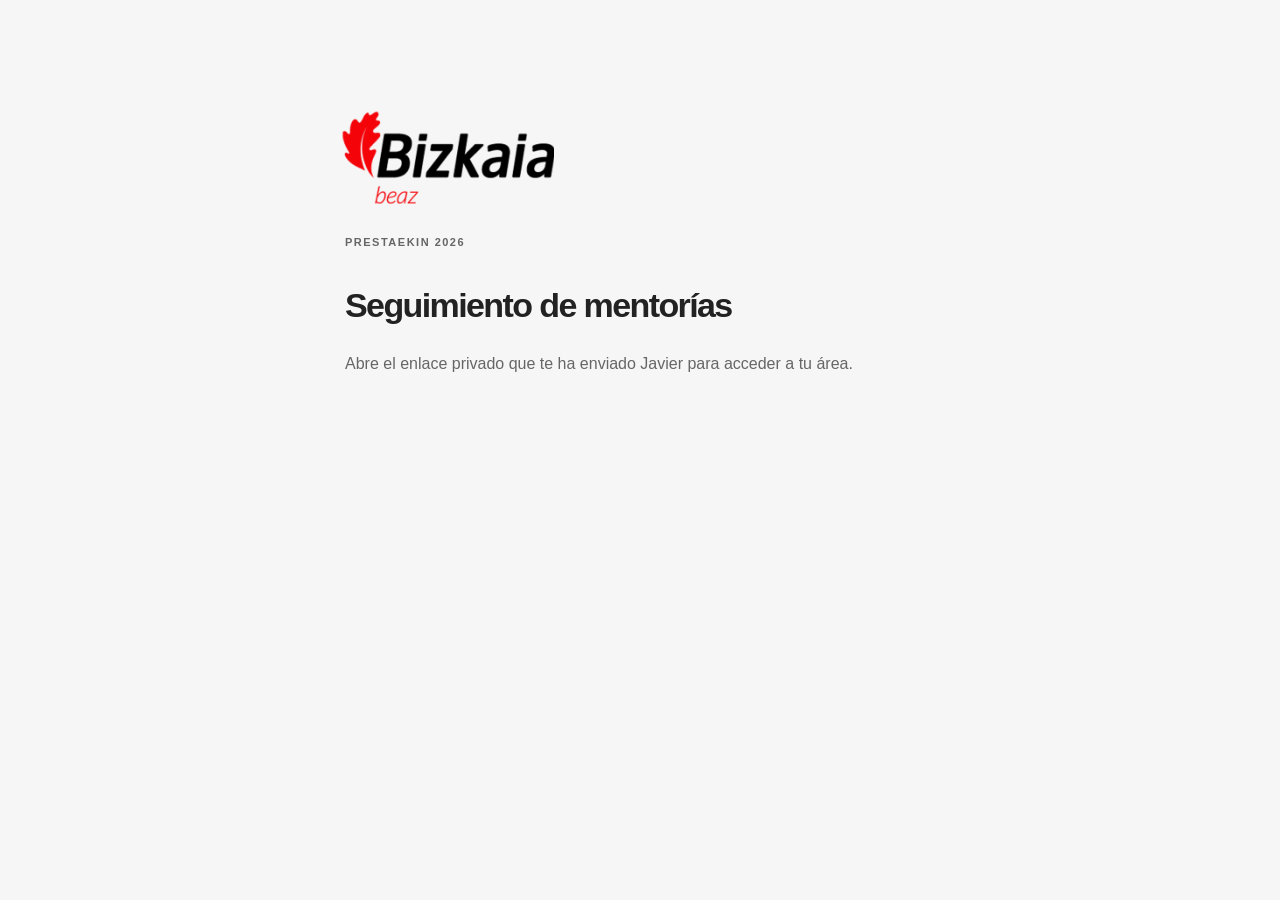
<file: index.html>
<!doctype html>
<html lang="es"><head><meta charset="UTF-8"/><meta name="viewport" content="width=device-width, initial-scale=1.0"/><meta name="robots" content="noindex, nofollow"/><meta name="referrer" content="no-referrer"/><title>Prestaekin 2026 · BEAZ</title>  <script type="module" crossorigin src="./assets/index-CypmhISj.js"></script>
  <link rel="stylesheet" crossorigin href="./assets/index-_IZcUi1j.css">
</head><body><div id="root"></div></body></html>
</file>
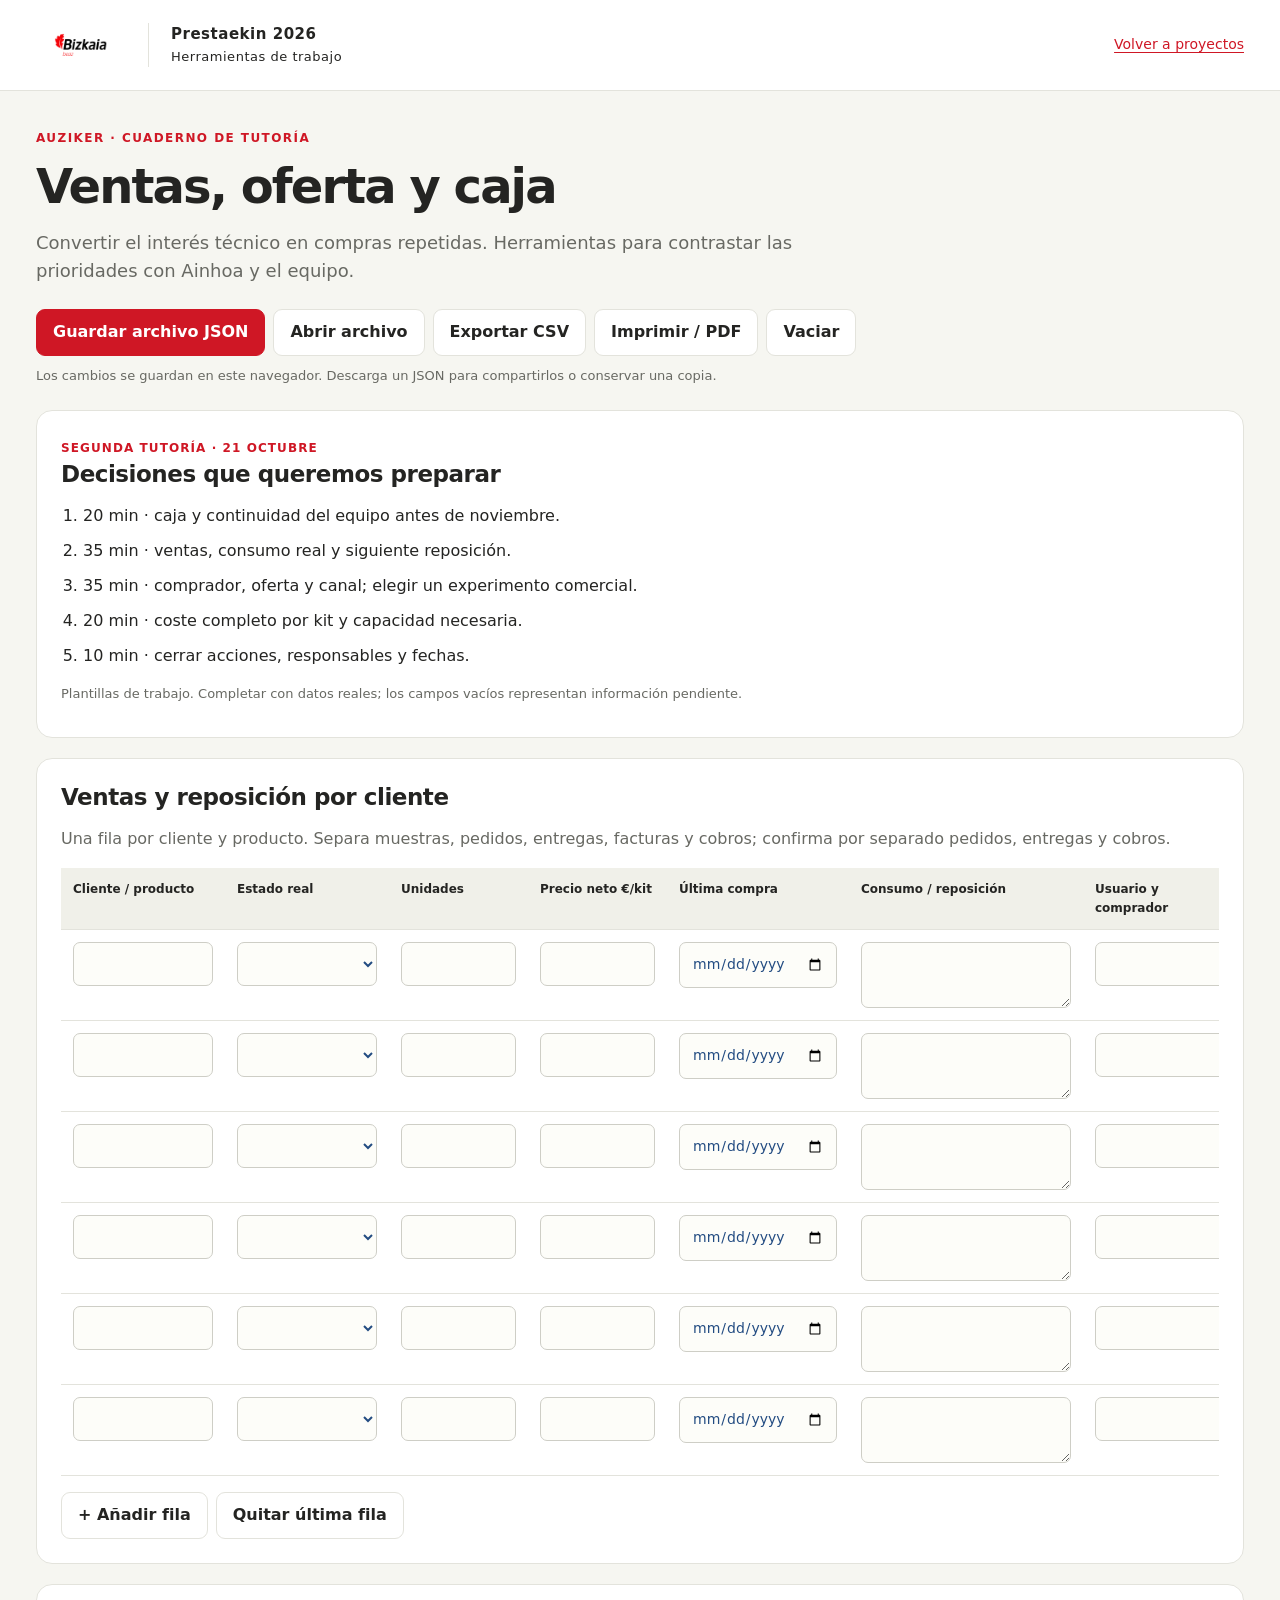
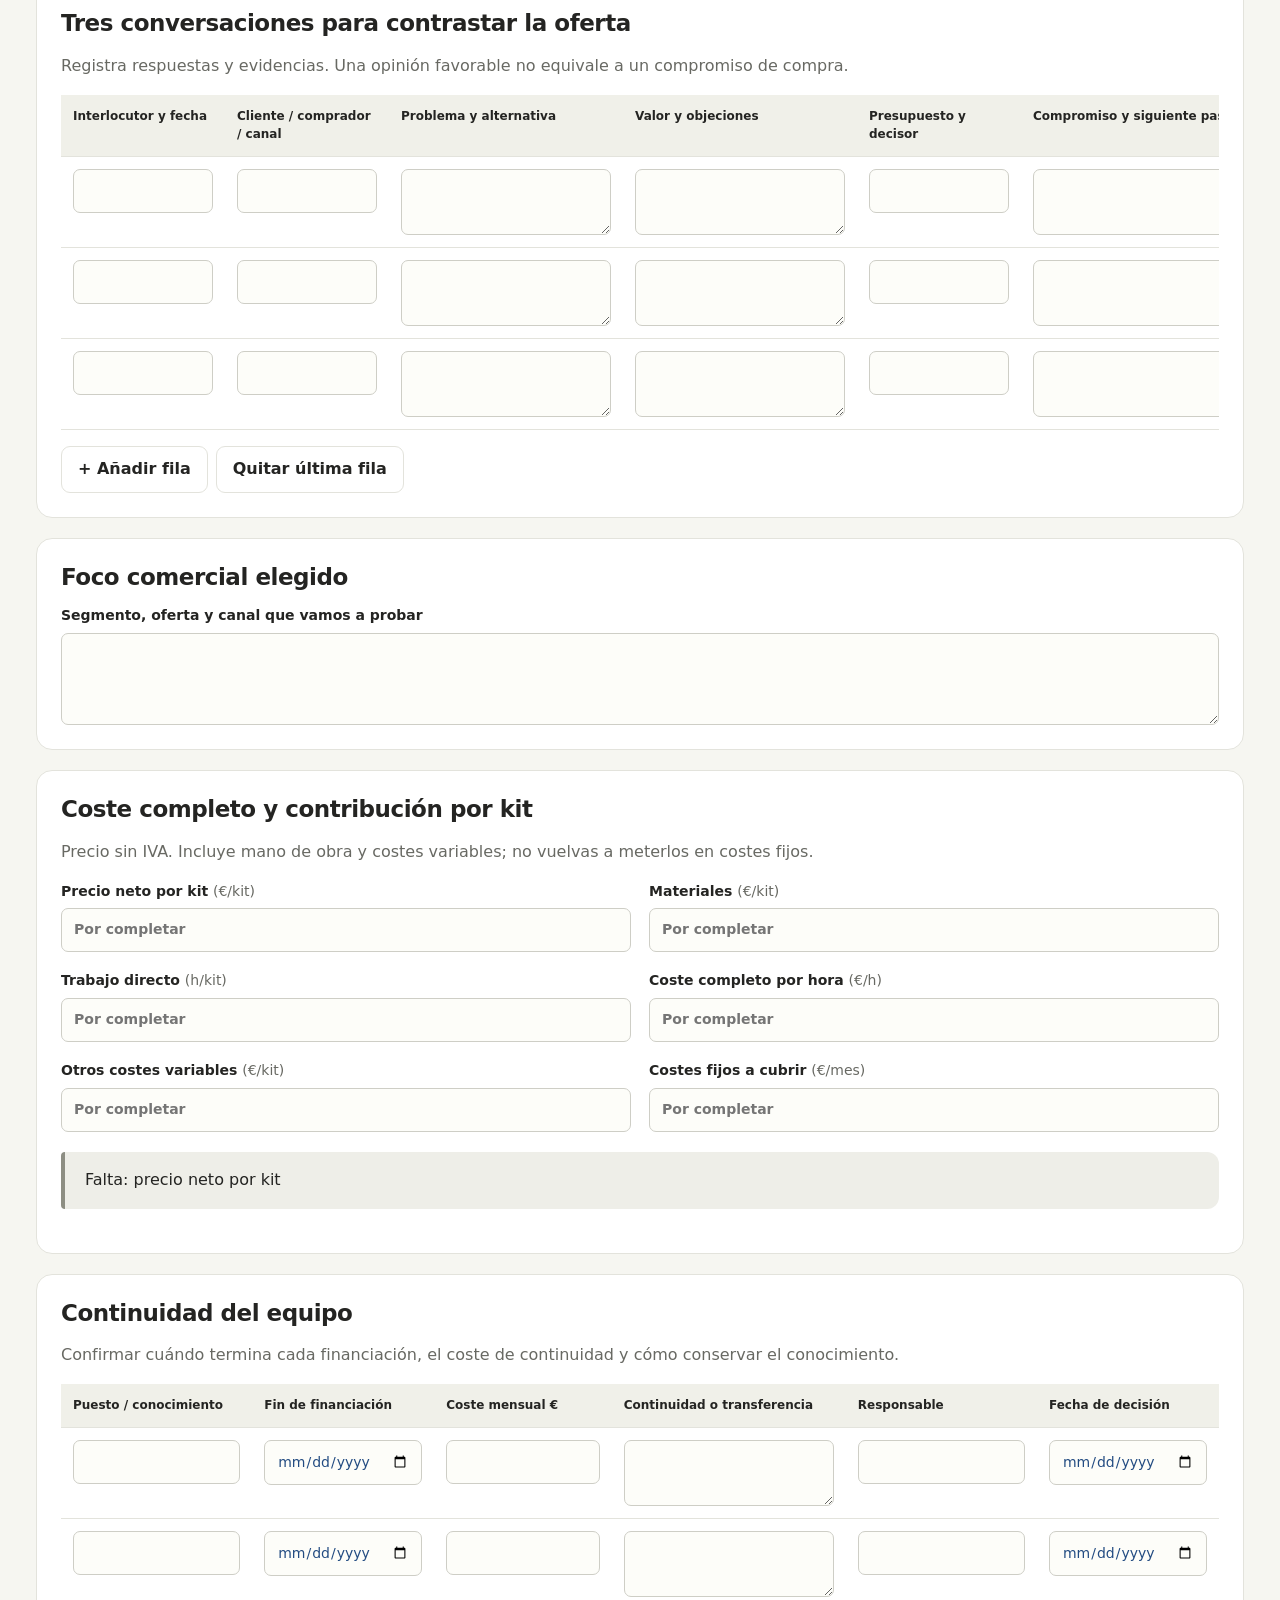
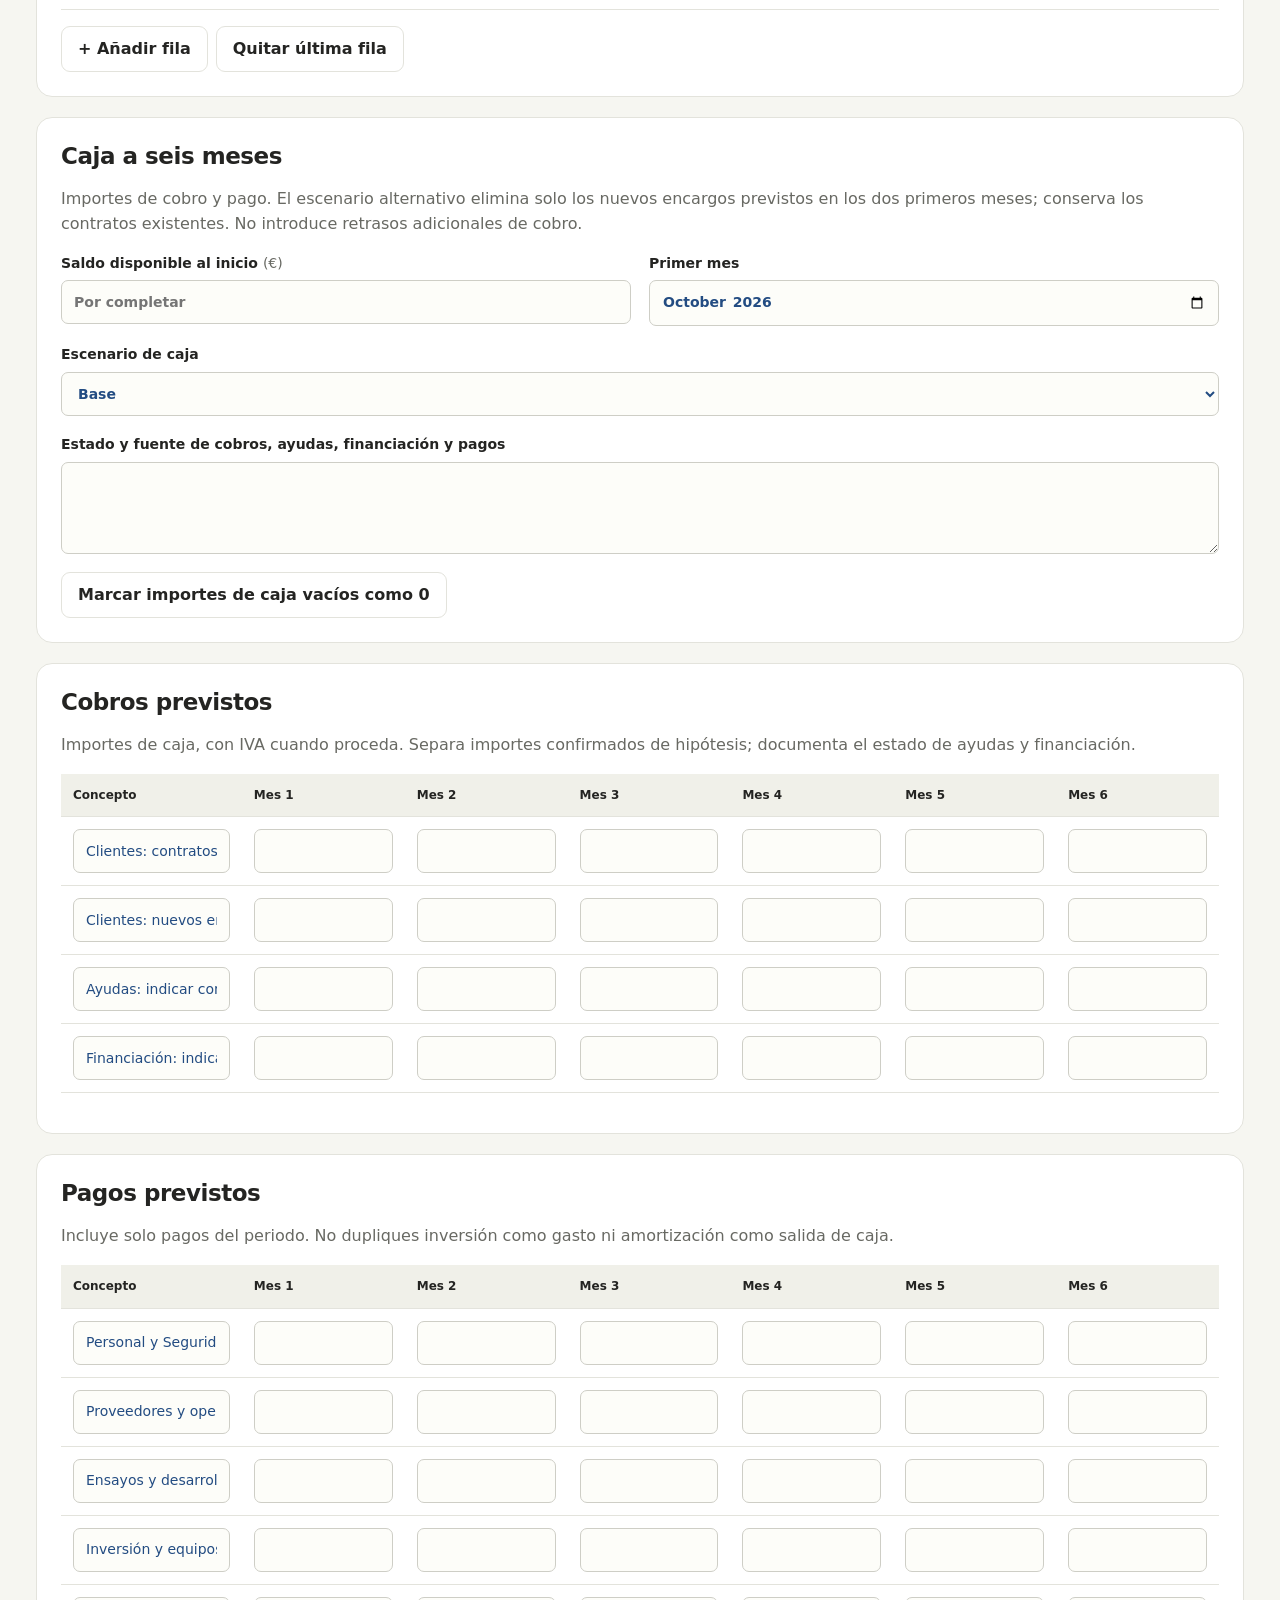
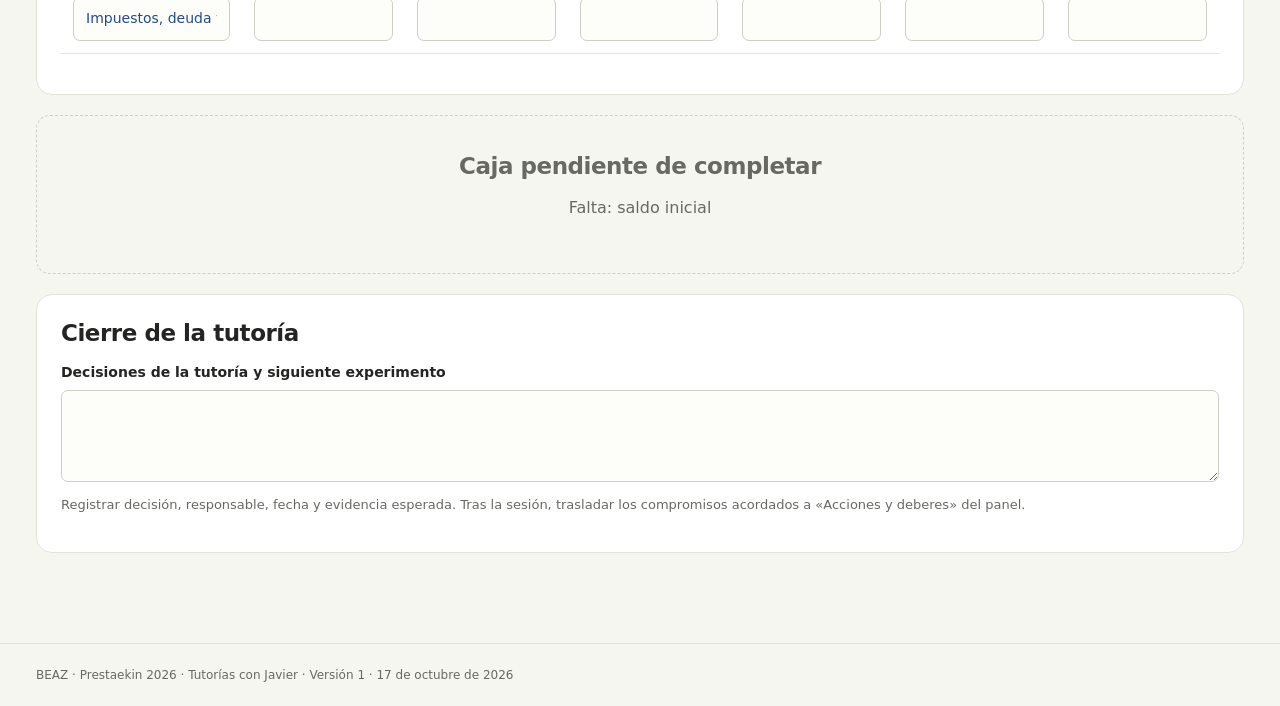
<file: tools/auziker-cuaderno.html>
<!doctype html><html lang="es"><head><meta charset="UTF-8"><meta name="viewport" content="width=device-width,initial-scale=1"><meta name="robots" content="noindex,nofollow"><title>Auziker · Ventas, oferta y caja</title><style>:root{--red:#cf1725;--ink:#242422;--muted:#686963;--line:#e3e3dc;--paper:#f6f6f1;--rose:#fff1f2;--green:#21624a;--blue:#234c82;--radius:16px}*{box-sizing:border-box}body{margin:0;background:var(--paper);font:16px/1.55 system-ui,-apple-system,BlinkMacSystemFont,'Segoe UI',sans-serif;color:var(--ink)}button,input,textarea,select{font:inherit}button,a{touch-action:manipulation}a{color:var(--red);text-underline-offset:3px}button{cursor:pointer;border:1px solid var(--line);background:white;color:var(--ink);padding:10px 16px;border-radius:9px;font-weight:600}button:hover{border-color:var(--red)}button.primary{background:var(--red);border-color:var(--red);color:white}button:disabled{opacity:.45;cursor:not-allowed}button:focus-visible,a:focus-visible,input:focus-visible,textarea:focus-visible,select:focus-visible{outline:3px solid #145fab;outline-offset:3px}header{background:white;border-bottom:1px solid var(--line)}.brand{max-width:1440px;margin:auto;display:flex;align-items:center;gap:22px;padding:18px 36px}.brand img{width:90px;height:54px;object-fit:contain}.brand-text{border-left:1px solid var(--line);padding-left:22px;font-size:13px;letter-spacing:.04em}.brand-text strong{display:block;font-size:15px}.brand>a{margin-left:auto;font-size:14px}main{max-width:1440px;margin:auto;padding:38px 36px 70px}.eyebrow{font-size:12px;letter-spacing:.12em;text-transform:uppercase;font-weight:700;color:var(--red);margin:0 0 12px}h1{font-size:clamp(30px,4vw,48px);line-height:1.12;letter-spacing:-.04em;margin:0 0 16px;font-weight:700}h2{font-size:23px;line-height:1.25;margin:0 0 14px;letter-spacing:-.02em}h3{font-size:16px;margin:0 0 12px}.lede{max-width:850px;font-size:18px;color:var(--muted);margin:0 0 24px}.toolbar{display:flex;flex-wrap:wrap;gap:8px;align-items:center;margin:18px 0 10px}.save-status,.small,small{font-size:13px;color:var(--muted)}.save-status{min-height:22px;margin-bottom:22px}.notice{padding:16px 20px;border-left:4px solid var(--red);border-radius:4px 12px 12px 4px;background:var(--rose);margin:20px 0}.notice.neutral{background:#eeeee8;border-color:#8d8e83}.notice strong{display:block;margin-bottom:3px}.tabs{display:flex;gap:6px;overflow:auto;border-bottom:1px solid var(--line);margin:26px 0;padding-bottom:10px}.tabs button{white-space:nowrap;background:transparent;border:0;color:var(--muted)}.tabs button[aria-selected=true]{background:var(--rose);color:var(--red)}.panel{background:white;border:1px solid var(--line);border-radius:var(--radius);padding:24px;margin:20px 0}.panel>p:first-of-type{color:var(--muted)}.grid{display:grid;grid-template-columns:repeat(2,minmax(0,1fr));gap:22px}.grid.three{grid-template-columns:repeat(3,minmax(0,1fr))}.grid>.panel{margin:0}.fields{display:grid;grid-template-columns:repeat(2,minmax(0,1fr));gap:18px}.field{display:block;font-size:14px;font-weight:600}.field.full{grid-column:1/-1}.field small{display:block;font-weight:400;margin-top:5px}.field input,.field textarea,.field select,td input,td textarea,td select{display:block;width:100%;margin-top:6px;border:1px solid #cecec6;border-radius:7px;background:#fdfdf9;padding:10px 12px;color:var(--blue);min-height:44px}.field textarea{min-height:92px;resize:vertical}.field input:invalid:not(:placeholder-shown){border-color:var(--red)}.unit{font-weight:400;color:var(--muted)}.metrics{display:grid;grid-template-columns:repeat(4,minmax(0,1fr));gap:16px;margin:22px 0}.metric{background:white;padding:22px;border:1px solid var(--line);border-radius:var(--radius)}.metric.featured{background:var(--red);color:white;border-color:var(--red)}.metric span{font-size:13px;display:block}.metric strong{display:block;font-size:clamp(22px,2.6vw,34px);letter-spacing:-.04em;line-height:1.3;margin:8px 0}.metric small{display:block}.metric.featured small{color:#ffe6e8}.table-wrap{overflow:auto;margin:16px 0;max-width:100%}table{width:100%;border-collapse:collapse;text-align:left;font-size:14px}thead{background:#f0f0e9}th,td{padding:12px;vertical-align:top;border-bottom:1px solid var(--line)}th{font-size:12px;font-weight:700}tbody th{font-size:14px}td input,td textarea,td select{min-width:140px;font-size:14px;margin:0}td input[type=number]{min-width:115px}td textarea{min-width:210px;min-height:66px;resize:vertical}.numeric{text-align:right;font-variant-numeric:tabular-nums}.negative{color:var(--red);font-weight:700}.positive{color:var(--green);font-weight:700}.section-label{color:var(--red);font-size:12px;font-weight:700;letter-spacing:.09em}.chart{width:100%;height:auto}.chart text{font-family:system-ui,sans-serif;font-size:13px;fill:var(--ink)}.legend{display:flex;gap:18px;font-size:13px;margin-bottom:8px}.dot{display:inline-block;width:10px;height:10px;border-radius:50%;background:var(--red);margin-right:7px}.dot.grey{background:#6b716a}.link-card{display:block;text-decoration:none;color:var(--ink);padding:26px;background:white;border:1px solid var(--line);border-radius:var(--radius);transition:transform .15s}.link-card:hover{transform:translateY(-3px);border-color:var(--red)}.link-card strong{display:block;font-size:26px;letter-spacing:-.03em;margin:10px 0}.link-card span{color:var(--muted);display:block}.link-card .arrow{color:var(--red);font-size:22px;margin-top:16px}details{border-top:1px solid var(--line);padding:16px 0}summary{cursor:pointer;font-weight:600}.two-col{columns:2;column-gap:32px}.error{color:var(--red);font-weight:600}.empty{padding:36px;text-align:center;color:var(--muted);border:1px dashed #cfcfc5;border-radius:14px}footer{max-width:1440px;margin:auto;padding:22px 36px;border-top:1px solid var(--line);font-size:12px;color:var(--muted)}.no-break{break-inside:avoid}.tag{display:inline-block;padding:4px 10px;border-radius:20px;background:var(--rose);color:var(--red);font-size:12px;font-weight:700}.table-toolbar{display:flex;gap:8px}.compact p{margin:8px 0}.numbered{padding-left:22px}.numbered li{margin:10px 0}[hidden]{display:none!important}.report-only{display:none}@media(max-width:800px){main{padding:28px 18px 50px}.brand{padding:16px 18px;gap:12px}.brand-text{padding-left:12px}.brand>a{font-size:12px}.grid,.grid.three{grid-template-columns:1fr}.metrics{grid-template-columns:repeat(2,minmax(0,1fr))}.panel{padding:20px}.two-col{columns:1}.fields{grid-template-columns:1fr}h1{font-size:34px}.metric{padding:16px}.toolbar button{font-size:13px;padding:9px 12px}}@media print{@page{size:A4 landscape;margin:12mm}body{font-size:11px;background:white}.brand{padding:0 0 12px}.brand>a,.toolbar,.tabs,.save-status,.table-toolbar,button,.no-print{display:none!important}main{padding:14px 0;max-width:none}h1{font-size:28px}h2{font-size:19px}.panel{padding:14px;margin:12px 0}.metrics{gap:8px}.metric{padding:12px}.metric strong{font-size:23px}.table-wrap{overflow:visible}table{font-size:10px;table-layout:fixed}th,td{padding:6px;overflow-wrap:anywhere}td input,td textarea,td select{min-width:0;font-size:10px;padding:3px}input,textarea,select{border:0!important;min-width:0!important;background:white!important;color:black!important}.report-only{display:block}.chart{max-height:210px}.panel,.metric{break-inside:avoid}.panel:has(table){break-inside:auto}thead{display:table-header-group}tr{break-inside:avoid}.grid.three{grid-template-columns:repeat(3,1fr)}footer{padding:10px 0}}

.tool-confirm{position:fixed;inset:0;z-index:9999;display:grid;place-items:center;padding:24px;background:#25252580}.tool-confirm>div{max-width:560px;width:100%;background:white;padding:28px;border-radius:14px;box-shadow:0 10px 60px #0004}.tool-confirm h2{margin-bottom:16px}.tool-confirm p{line-height:1.6;margin-bottom:22px}.tool-confirm .toolbar{justify-content:flex-end;margin:0}
</style></head><body><header><div class="brand"><img src="[data-uri]" alt="BEAZ Bizkaia"><div class="brand-text"><strong>Prestaekin 2026</strong>Herramientas de trabajo</div><a href="../../Inicio.html">Volver a proyectos</a></div></header><main><p class="eyebrow">Auziker · Cuaderno de tutoría</p><h1>Ventas, oferta y caja</h1><p class="lede">Convertir el interés técnico en compras repetidas. Herramientas para contrastar las prioridades con Ainhoa y el equipo.</p><div class="toolbar"><button id="save-file" class="primary">Guardar archivo JSON</button><button id="load-file">Abrir archivo</button><button id="export-csv">Exportar CSV</button><button id="print">Imprimir / PDF</button><button id="reset">Vaciar</button><input id="import-file" type="file" accept=".json,application/json" hidden></div><div id="save-status" class="save-status" role="status" aria-live="polite"></div><div id="example-note" class="notice" hidden><strong>Ejemplo ficticio</strong>Las cifras solo demuestran el funcionamiento. No representan costes ni prestaciones de Kinergy.</div><div id="content"></div></main><footer>BEAZ · Prestaekin 2026 · Tutorías con Javier · Versión 1 · 17 de octubre de 2026</footer><script>const CONFIG={"version":1,"date":"17 de octubre de 2026","id":"auziker-cuaderno","company":"auziker","title":"Auziker · Ventas, oferta y caja","subtitle":"Convertir el interés técnico en compras repetidas. Herramientas para contrastar las prioridades con Ainhoa y el equipo.","type":"workbook","defaults":{"cash_start":"2026-10","cash_mode":"Base"},"fields":[{"id":"cash_open","label":"Saldo disponible al inicio","unit":"€","type":"number"},{"id":"cash_start","label":"Primer mes","type":"month"},{"id":"cash_mode","label":"Escenario de caja","type":"select","options":["Base","Sin nuevos encargos en los dos primeros meses"],"full":true},{"id":"cash_sources","label":"Estado y fuente de cobros, ayudas, financiación y pagos","type":"textarea","full":true},{"id":"kit_price","label":"Precio neto por kit","unit":"€/kit","type":"number"},{"id":"kit_materials","label":"Materiales","unit":"€/kit","type":"number"},{"id":"kit_hours","label":"Trabajo directo","unit":"h/kit","type":"number"},{"id":"kit_hourCost","label":"Coste completo por hora","unit":"€/h","type":"number"},{"id":"kit_other","label":"Otros costes variables","unit":"€/kit","type":"number"},{"id":"kit_fixed","label":"Costes fijos a cubrir","unit":"€/mes","type":"number"},{"id":"choice","label":"Segmento, oferta y canal que vamos a probar","type":"textarea","full":true},{"id":"decision","label":"Decisiones de la tutoría y siguiente experimento","type":"textarea","full":true}],"tables":[{"id":"sales","title":"Ventas y reposición por cliente","help":"Una fila por cliente y producto. Separa muestras, pedidos, entregas, facturas y cobros; confirma por separado pedidos, entregas y cobros.","columns":[{"id":"client","label":"Cliente / producto","type":"text"},{"id":"stage","label":"Estado real","type":"select","options":["","Muestra","Prueba","Oferta","Pedido","Entregado","Facturado","Cobrado"]},{"id":"units","label":"Unidades","type":"number"},{"id":"price","label":"Precio neto €/kit","type":"number"},{"id":"last","label":"Última compra","type":"date"},{"id":"consumption","label":"Consumo / reposición","type":"textarea"},{"id":"buyer","label":"Usuario y comprador","type":"text"},{"id":"next","label":"Próximo paso y fecha","type":"textarea"}],"rows":6,"seed":[]},{"id":"interviews","title":"Tres conversaciones para contrastar la oferta","help":"Registra respuestas y evidencias. Una opinión favorable no equivale a un compromiso de compra.","columns":[{"id":"who","label":"Interlocutor y fecha","type":"text"},{"id":"type","label":"Cliente / comprador / canal","type":"text"},{"id":"problem","label":"Problema y alternativa","type":"textarea"},{"id":"value","label":"Valor y objeciones","type":"textarea"},{"id":"budget","label":"Presupuesto y decisor","type":"text"},{"id":"next","label":"Compromiso y siguiente paso","type":"textarea"}],"rows":3,"seed":[]},{"id":"cash_in","title":"Cobros previstos","help":"Importes de caja, con IVA cuando proceda. Separa importes confirmados de hipótesis; documenta el estado de ayudas y financiación.","columns":[{"id":"item","label":"Concepto","type":"text"},{"id":"m1","label":"Mes 1","type":"number"},{"id":"m2","label":"Mes 2","type":"number"},{"id":"m3","label":"Mes 3","type":"number"},{"id":"m4","label":"Mes 4","type":"number"},{"id":"m5","label":"Mes 5","type":"number"},{"id":"m6","label":"Mes 6","type":"number"}],"rows":4,"seed":[{"item":"Clientes: contratos ya existentes"},{"item":"Clientes: nuevos encargos por contratar (hipótesis)"},{"item":"Ayudas: indicar concesión y fecha esperada"},{"item":"Financiación: indicar compromiso y fecha esperada"}],"fixed":true},{"id":"cash_out","title":"Pagos previstos","help":"Incluye solo pagos del periodo. No dupliques inversión como gasto ni amortización como salida de caja.","columns":[{"id":"item","label":"Concepto","type":"text"},{"id":"m1","label":"Mes 1","type":"number"},{"id":"m2","label":"Mes 2","type":"number"},{"id":"m3","label":"Mes 3","type":"number"},{"id":"m4","label":"Mes 4","type":"number"},{"id":"m5","label":"Mes 5","type":"number"},{"id":"m6","label":"Mes 6","type":"number"}],"rows":5,"seed":[{"item":"Personal y Seguridad Social"},{"item":"Proveedores y operación"},{"item":"Ensayos y desarrollo de producto"},{"item":"Inversión y equipos"},{"item":"Impuestos, deuda y otros pagos"}],"fixed":true},{"id":"team","title":"Continuidad del equipo","help":"Confirmar cuándo termina cada financiación, el coste de continuidad y cómo conservar el conocimiento.","columns":[{"id":"role","label":"Puesto / conocimiento","type":"text"},{"id":"end","label":"Fin de financiación","type":"date"},{"id":"cost","label":"Coste mensual €","type":"number"},{"id":"plan","label":"Continuidad o transferencia","type":"textarea"},{"id":"owner","label":"Responsable","type":"text"},{"id":"date","label":"Fecha de decisión","type":"date"}],"rows":2,"seed":[]}],"agenda":["20 min · caja y continuidad del equipo antes de noviembre.","35 min · ventas, consumo real y siguiente reposición.","35 min · comprador, oferta y canal; elegir un experimento comercial.","20 min · coste completo por kit y capacidad necesaria.","10 min · cerrar acciones, responsables y fechas."]};
(function (root) {
  'use strict';
  const models = {};
  function number(value, label, min = 0, max = Infinity, integer = false) {
    if (value === '' || value === null || value === undefined) throw new Error('Falta: ' + label);
    const n = Number(value);
    if (!Number.isFinite(n) || n < min || n > max || (integer && !Number.isInteger(n)))
      throw new Error('Revisa ' + label + (integer ? ': usa un entero.' : ': valor fuera de rango.'));
    return n;
  }
  models.tco = function (input) {
    const years = number(input.years, 'horizonte (1–30 años)', 1, 30, true);
    const hours = number(input.hours, 'horas/año (1–8.760)', 1, 8760);
    const power = number(input.power, 'potencia neta de referencia', 0.001, 100000);
    const load = number(input.load, 'carga media (mayor que 0 y hasta 100 %)', 0.001, 100);
    const annualEnergy = hours * power * load / 100;
    const totalHours = hours * years;
    function technology(raw, title) {
      const p = {};
      const fields = {equipment:'equipo', installation:'integración e instalación', infrastructure:'infraestructura y almacenamiento', fuel:'precio del combustible', consumption:'consumo por kWh neto', maintenance:'mantenimiento variable', fixed:'costes fijos anuales', life:'horas entre reposiciones', replacement:'coste de reposición', residual:'valor residual'};
      for (const [key,label] of Object.entries(fields)) p[key] = number(raw?.[key], title+' · '+label, key==='consumption'?0.000001:key==='life'?1:0);
      const initial = p.equipment + p.installation + p.infrastructure;
      if (p.residual > initial) throw new Error(title+': el valor residual no puede superar la inversión inicial de este modelo.');
      const quantity = annualEnergy * p.consumption;
      const fuelAnnual = quantity * p.fuel;
      const maintenanceAnnual = hours * p.maintenance + p.fixed;
      // Replacements are incurred when the next operating cycle starts. None at the exact horizon end.
      const replacementCount = Math.max(0, Math.ceil(totalHours / p.life - 1e-10) - 1);
      if (replacementCount > 10000) throw new Error(title+': revisa las horas entre reposiciones.');
      const replacementByYear = Array(years).fill(0);
      for (let k=1; k<=replacementCount; k++) replacementByYear[Math.min(years-1,Math.floor(k*p.life/hours))] += p.replacement;
      let cumulative = initial;
      const flows = [{year:0, fuel:0, maintenance:0, replacement:0, residual:0, cost:initial, cumulative}];
      for (let i=0; i<years; i++) {
        const residual = i === years-1 ? p.residual : 0;
        const cost = fuelAnnual + maintenanceAnnual + replacementByYear[i] - residual;
        cumulative += cost;
        flows.push({year:i+1,fuel:fuelAnnual,maintenance:maintenanceAnnual,replacement:replacementByYear[i],residual,cost,cumulative});
      }
      const breakdown = {initial, fuel:fuelAnnual*years, maintenance:maintenanceAnnual*years, replacement:replacementCount*p.replacement, residual:p.residual};
      return {initial,quantity,fuelAnnual,maintenanceAnnual,replacementCount,flows,breakdown,total:cumulative,perKwh:cumulative/(annualEnergy*years)};
    }
    const hydrogen = technology(input.hydrogen,'Hidrógeno');
    const diesel = technology(input.diesel,'Grupo electrógeno');
    const totalKg = hydrogen.quantity * years;
    const nonFuelH2 = hydrogen.total-hydrogen.breakdown.fuel;
    const breakEvenPrice = (diesel.total - nonFuelH2) / totalKg;
    const sensitivity = [0.5,0.75,1,1.25,1.5].map(factor=>({price:Number(input.hydrogen.fuel)*factor,total:nonFuelH2+totalKg*Number(input.hydrogen.fuel)*factor}));
    return {years,hours,power,load,annualEnergy,totalEnergy:annualEnergy*years,totalHours,hydrogen,diesel,difference:hydrogen.total-diesel.total,breakEvenPrice,sensitivity};
  };
  models.cash = function (opening, receipts, payments) {
    let balance=number(opening,'saldo inicial',0);
    if (receipts.length!==payments.length) throw new Error('Los periodos de caja no coinciden.');
    return receipts.map((r,i)=>{
      const start=balance;
      const income=r.reduce((s,v)=>s+number(v,'cobro '+(i+1),0),0);
      const expense=payments[i].reduce((s,v)=>s+number(v,'pago '+(i+1),0),0);
      balance+=income-expense;
      return {opening:start,income,expense,net:income-expense,closing:balance};
    });
  };
  models.kit = function(p){
    const price=number(p.price,'precio neto por kit',0.000001),materials=number(p.materials,'materiales'),hours=number(p.hours,'horas por kit'),hourCost=number(p.hourCost,'coste por hora'),other=number(p.other,'otros costes variables'),fixed=number(p.fixed,'coste fijo mensual');
    const unitCost=materials+hours*hourCost+other,contribution=price-unitCost;
    return {unitCost,contribution,margin:contribution/price,breakEven:contribution>0?Math.ceil(fixed/contribution):null};
  };
  models.bonus = function(target,gate,rows){
    const budget=number(target,'incentivo objetivo');
    let weight=0,score=0;
    if(!Array.isArray(rows)||!rows.length)throw Error('Añade al menos un objetivo.');
    for(const r of rows){
      const w=number(r.weight,'peso del objetivo',0,100),a=number(r.actual,'resultado'),t=number(r.target,'objetivo'),b=number(r.threshold,'umbral');
      if(!['Sube','Baja'].includes(r.direction))throw Error('Indica la dirección del objetivo.');
      if((r.direction==='Sube'&&t<=b)||(r.direction==='Baja'&&t>=b))throw Error('El objetivo debe mejorar el umbral en la dirección elegida.');
      weight+=w;score+=w/100*Math.max(0,Math.min(1,(a-b)/(t-b)));
    }
    if(Math.abs(weight-100)>1e-6)throw Error('Los pesos deben sumar 100 %. Ahora suman '+weight+' %.');
    if(!['Pendiente de revisar','Cumplidas','No cumplidas'].includes(gate))throw Error('Revisa las condiciones de pago.');
    const potential=budget*score;
    return {score,potential,payout:gate==='Pendiente de revisar'?null:gate==='Cumplidas'?potential:0};
  };
  if(typeof module!=='undefined' && module.exports) module.exports=models;
  else root.BeazModels=models;
})(typeof globalThis!=='undefined'?globalThis:this);

'use strict';
const $=id=>document.getElementById(id);
const esc=s=>String(s??'').replace(/[&<>"']/g,c=>({'&':'&amp;','<':'&lt;','>':'&gt;','"':'&quot;',"'":'&#39;'}[c]));
const eur=n=>new Intl.NumberFormat('es-ES',{style:'currency',currency:'EUR',maximumFractionDigits:0}).format(n);
const num=(n,d=1)=>new Intl.NumberFormat('es-ES',{maximumFractionDigits:d}).format(n);
const storageKey='beaz-work-v1-'+CONFIG.id;
const embedded=window.parent!==window && new URLSearchParams(location.search).get('embed')==='1';
const channel=new URLSearchParams(location.search).get('channel')||'';
function bridge(type,data){if(embedded)window.parent.postMessage({beazTool:true,channel,toolId:CONFIG.id,type,...data},'*');}
function blankState(){return {schema:1,project:CONFIG.id,values:{...(CONFIG.defaults||{})},tables:Object.fromEntries((CONFIG.tables||[]).map(t=>[t.id,Array.from({length:t.rows||4},(_,i)=>({...((t.seed||[])[i]||{})}))])),example:false};}
let state=blankState(),storageAvailable=true;
function validated(raw){
 if(!raw||raw.schema!==1||raw.project!==CONFIG.id||typeof raw.values!=='object'||!raw.values||!raw.tables||typeof raw.tables!=='object')throw Error('El archivo no corresponde a esta herramienta.');
 const safe=blankState();
 for(const field of CONFIG.fields||[]){const value=raw.values[field.id];if(value!==undefined){if(!['string','number'].includes(typeof value)||String(value).length>20000)throw Error('Dato no válido: '+field.id);safe.values[field.id]=String(value);}}
 for(const t of CONFIG.tables||[]){const rows=raw.tables[t.id];if(!Array.isArray(rows)||rows.length>300)throw Error('Tabla no válida: '+t.id);safe.tables[t.id]=rows.map(row=>{const clean={};for(const col of t.columns){const value=row?.[col.id];if(value!==undefined){if(!['string','number'].includes(typeof value)||String(value).length>20000)throw Error('Celda no válida.');clean[col.id]=String(value);}}return clean;});}
 safe.example=raw.example===true;return safe;
}
try{if(!embedded){const raw=localStorage.getItem(storageKey);if(raw)state=validated(JSON.parse(raw));}}catch{storageAvailable=false;}
function persist(){
 if(embedded){bridge('changed',{state});$('save-status').textContent='Cambios enviados al panel para guardar. Consulta el estado de guardado encima de la herramienta.';return;}
 try{localStorage.setItem(storageKey,JSON.stringify(state));storageAvailable=true;$('save-status').textContent='Guardado en este navegador · '+new Date().toLocaleTimeString('es-ES',{hour:'2-digit',minute:'2-digit'})+'. Descarga el JSON para conservar una copia o usar otro equipo.';}
 catch{storageAvailable=false;$('save-status').textContent='Este navegador no permite guardar aquí. Usa «Guardar archivo» antes de cerrar.';}
}
function ask(message){return new Promise(resolve=>{const previous=document.activeElement;const layer=document.createElement('div');layer.className='tool-confirm no-print';layer.innerHTML='<div role="alertdialog" aria-modal="true" aria-labelledby="confirm-title" aria-describedby="confirm-message"><h2 id="confirm-title">Confirma el cambio</h2><p id="confirm-message"></p><div class="toolbar"><button data-answer="no">Cancelar</button><button class="primary" data-answer="yes">Continuar</button></div></div>';layer.querySelector('p').textContent=message;document.body.append(layer);const buttons=layer.querySelectorAll('button');function close(value){layer.remove();previous?.focus();resolve(value);}layer.addEventListener('click',e=>{const answer=e.target.closest('[data-answer]');if(answer)close(answer.dataset.answer==='yes');});layer.addEventListener('keydown',e=>{if(e.key==='Escape'){e.preventDefault();close(false);}if(e.key==='Tab'){e.preventDefault();(document.activeElement===buttons[0]?buttons[1]:buttons[0]).focus();}});buttons[0].focus();});}
function download(name,content,type){const blob=new Blob([content],{type});const url=URL.createObjectURL(blob);const a=document.createElement('a');a.href=url;a.download=name;a.click();setTimeout(()=>URL.revokeObjectURL(url),1500);}
function csvCell(v){let s=String(v??'');if(/^[=+@\t\r]/.test(s)||(/^\-/.test(s)&&!/^\-?\d+(\.\d+)?$/.test(s)))s="'"+s;return '"'+s.replace(/"/g,'""')+'"';}
function csv(rows){return '\ufeff'+rows.map(r=>r.map(csvCell).join(';')).join('\r\n');}
function fieldHTML(f){const val=state.values[f.id]??'';const id='f-'+f.id;let input;
 if(f.type==='textarea')input=`<textarea id="${id}" data-field="${f.id}" rows="${f.rows||3}">${esc(val)}</textarea>`;
 else if(f.type==='select')input=`<select id="${id}" data-field="${f.id}">${f.options.map(o=>`<option value="${esc(o)}" ${val===o?'selected':''}>${esc(o)}</option>`).join('')}</select>`;
 else input=`<input id="${id}" data-field="${f.id}" type="${f.type||'text'}" value="${esc(val)}" ${f.type==='number'?'min="'+(f.min??0)+'" step="'+(f.step||'any')+'"':''} ${f.max!==undefined?'max="'+f.max+'"':''} placeholder="${esc(f.placeholder||'Por completar')}">`;
 return `<label class="field ${f.full?'full':''}" for="${id}">${esc(f.label)}${f.unit?` <span class="unit">(${esc(f.unit)})</span>`:''}${input}${f.help?`<small>${esc(f.help)}</small>`:''}</label>`;
}
function fieldsHTML(ids){return '<div class="fields">'+ids.map(id=>fieldHTML(CONFIG.fields.find(f=>f.id===id))).join('')+'</div>';}
function tableHTML(t){const rows=state.tables[t.id];return `<div class="table-wrap"><table><thead><tr>${t.columns.map(c=>'<th scope="col">'+esc(c.label)+'</th>').join('')}</tr></thead><tbody>${rows.map((r,i)=>'<tr>'+t.columns.map(c=>{
 const attrs=`data-table="${t.id}" data-row="${i}" data-col="${c.id}" aria-label="${esc(c.label)} · fila ${i+1}"`,v=r[c.id]??'';
 let control=c.type==='select'?`<select ${attrs}>${(c.options||[]).map(o=>`<option ${v===o?'selected':''}>${esc(o)}</option>`).join('')}</select>`:c.type==='textarea'?`<textarea ${attrs} rows="2">${esc(v)}</textarea>`:`<input ${attrs} type="${c.type||'text'}" value="${esc(v)}" ${c.type==='number'?'min="0" step="any"':''}>`;
 return '<td>'+control+'</td>';
 }).join('')+'</tr>').join('')}</tbody></table></div>${t.fixed?'':`<div class="table-toolbar no-print"><button data-add="${t.id}">+ Añadir fila</button><button data-remove="${t.id}">Quitar última fila</button></div>`}`;}
function tablePanel(id){const t=CONFIG.tables.find(t=>t.id===id);return `<section class="panel"><h2>${esc(t.title)}</h2><p>${esc(t.help||'')}</p><div id="table-${id}">${tableHTML(t)}</div></section>`;}
function commonEvents(){
 document.addEventListener('input',e=>{const el=e.target;if(el.dataset.field){state.values[el.dataset.field]=el.value;persist();update();}else if(el.dataset.table){state.tables[el.dataset.table][Number(el.dataset.row)][el.dataset.col]=el.value;persist();update();}});
 document.addEventListener('click',async e=>{const b=e.target.closest('button');if(!b)return;const id=b.dataset.add||b.dataset.remove;if(id){if(b.dataset.add){if(state.tables[id].length>=300)return;state.tables[id].push({});}else{const r=state.tables[id];if(r.length<=1)return;if(Object.values(r.at(-1)).some(Boolean)&&!await ask('La última fila contiene información. ¿Quieres quitarla?'))return;r.pop();}const t=CONFIG.tables.find(t=>t.id===id);$('table-'+id).innerHTML=tableHTML(t);persist();update();}});
 $('save-file').onclick=()=>download(CONFIG.id+'-'+new Date().toISOString().slice(0,10)+'.json',JSON.stringify(state,null,2),'application/json');
 $('load-file').onclick=()=>$('import-file').click();
 $('import-file').onchange=async e=>{try{const f=e.target.files[0];if(!f)return;if(f.size>3*1024*1024)throw Error('El archivo supera 3 MB.');const next=validated(JSON.parse(await f.text()));if(!await ask('Se sustituirán los datos actuales por los del archivo. ¿Continuar?'))return;state=next;render();persist();update();}catch(err){$('save-status').textContent='No se ha abierto el archivo: '+err.message;}finally{e.target.value='';}};
 $('print').onclick=()=>window.print();
 $('reset').onclick=async()=>{if(!await ask('¿Vaciar esta herramienta? Guarda antes el archivo si quieres conservar los datos.'))return;state=blankState();render();persist();update();};
 $('export-csv').onclick=()=>{let rows=[['Proyecto',CONFIG.title],['Tipo de datos',state.example?'EJEMPLO FICTICIO':'Introducidos por el usuario'],[],['Campo','Valor','Unidad']];for(const f of CONFIG.fields||[])rows.push([f.label,state.values[f.id]??'',f.unit||'']);for(const t of CONFIG.tables||[]){rows.push([],['TABLA',t.title],t.columns.map(c=>c.label));for(const r of state.tables[t.id])rows.push(t.columns.map(c=>r[c.id]??''));}if(typeof exportResults==='function')rows.push(...exportResults());download(CONFIG.id+'.csv',csv(rows),'text/csv;charset=utf-8');};
 $('save-status').textContent=storageAvailable?'Los cambios se guardan en este navegador. Descarga un JSON para compartirlos o conservar una copia.':'Usa «Guardar archivo» para conservar los datos; el guardado del navegador no está disponible.';
 if(embedded){
   document.querySelector('header').hidden=true;
   $('content').inert=true;
   document.querySelector('.toolbar').inert=true;
   $('save-status').textContent='Cargando la versión compartida…';
   window.addEventListener('message',e=>{const m=e.data;if(e.source!==window.parent||!m?.beazTool||m.channel!==channel||m.toolId!==CONFIG.id)return;
     if(m.type==='init'){try{state=m.state?validated(m.state):blankState();render();update();$('content').inert=false;document.querySelector('.toolbar').inert=false;$('save-status').textContent='Datos compartidos con Javier y vuestro equipo. Los cambios se guardan en el panel.';}catch(err){$('save-status').textContent='No se pueden abrir los datos: '+err.message;}}
     if(m.type==='saved')$('save-status').textContent='Guardado compartido confirmado · '+new Date().toLocaleTimeString('es-ES',{hour:'2-digit',minute:'2-digit'});
   });
   bridge('ready',{});
 }
}

let cashResult=null;
function render(){
 let html='<section class="panel compact"><span class="section-label">SEGUNDA TUTORÍA · 21 OCTUBRE</span><h2>Decisiones que queremos preparar</h2><ol class="numbered">'+CONFIG.agenda.map(x=>'<li>'+esc(x)+'</li>').join('')+'</ol><p class="small">Plantillas de trabajo. Completar con datos reales; los campos vacíos representan información pendiente.</p></section>';
 const cash=CONFIG.fields.some(f=>f.id==='cash_open');
 if(CONFIG.id==='auziker-cuaderno'){html+=tablePanel('sales')+tablePanel('interviews')+'<section class="panel"><h2>Foco comercial elegido</h2>'+fieldsHTML(['choice'])+'</section><section class="panel"><h2>Coste completo y contribución por kit</h2><p>Precio sin IVA. Incluye mano de obra y costes variables; no vuelvas a meterlos en costes fijos.</p>'+fieldsHTML(CONFIG.fields.filter(f=>f.id.startsWith('kit_')).map(f=>f.id))+'<div id="kit-result" class="notice neutral"></div></section>'+tablePanel('team');}
 if(CONFIG.id==='ds4t-cuaderno')html+=tablePanel('clients')+'<section class="panel"><h2>Oferta de entrada: una página</h2>'+fieldsHTML(CONFIG.fields.filter(f=>f.id.startsWith('offer_')).map(f=>f.id))+'</section>'+tablePanel('interviews');
 if(cash)html+='<section class="panel"><h2>Caja a seis meses</h2><p>Importes de cobro y pago. El escenario alternativo elimina solo los nuevos encargos previstos en los dos primeros meses; conserva los contratos existentes. No introduce retrasos adicionales de cobro.</p>'+fieldsHTML(['cash_open','cash_start','cash_mode','cash_sources'])+'<button class="no-print" id="zero-cash" style="margin-top:18px">Marcar importes de caja vacíos como 0</button></section>'+tablePanel('cash_in')+tablePanel('cash_out')+'<section id="cash-result"></section>';
 if(CONFIG.id==='olma-space-cuaderno')html+=tablePanel('products')+tablePanel('capacity')+'<section id="capacity-result"></section>'+tablePanel('pipeline');
 if(CONFIG.id==='kinergy-contactos')html+='<section class="panel"><h2>Preparación del contacto</h2>'+fieldsHTML(['deck','pitch'])+'<p class="small">Borrador sugerido para adaptar: «Estoy acompañando a Kinergy en Prestaekin. Desarrolla sistemas de generación eléctrica con hidrógeno y está preparando su fase industrial y comercial. Quería contrastar si encaja con vuestra tesis y etapa de inversión. Con la versión autorizada del deck en inglés, ¿podemos valorar una primera conversación?»</p></section>'+tablePanel('contacts');
 if(CONFIG.type==='incentives')html+='<section class="panel"><h2>Ficha del perfil</h2>'+fieldsHTML(['person','period','targetBonus','gate','quality'])+'</section>'+tablePanel('kpis')+'<section id="bonus-result"></section><section class="panel"><h2>Perfiles estratégicos y decisiones de socios</h2><p>La posible participación se trabaja por separado: contribución esperada, permanencia, salida, coste y efecto sobre socios. Revisar su instrumentación con la asesoría antes de formular una oferta.</p>'+fieldsHTML(['equity','approval'])+'</section>';
 html+='<section class="panel"><h2>Cierre de la tutoría</h2>'+fieldsHTML(['decision'])+'<p class="small">Registrar decisión, responsable, fecha y evidencia esperada. Tras la sesión, trasladar los compromisos acordados a «Acciones y deberes» del panel.</p></section>';
 $('content').innerHTML=html;
 if($('zero-cash'))$('zero-cash').onclick=async()=>{if(!await ask('Los importes vacíos pasarán a 0. Úsalo solo cuando no haya cobros o pagos en esas celdas. ¿Continuar?'))return;for(const id of ['cash_in','cash_out'])for(const row of state.tables[id])for(let i=1;i<=6;i++)if(!row['m'+i])row['m'+i]='0';render();persist();update();};
}
function monthNames(){const raw=state.values.cash_start;if(!/^\d{4}-(0[1-9]|1[0-2])$/.test(raw||''))throw Error('Completa el primer mes de caja.');return Array.from({length:6},(_,i)=>new Date(Number(raw.slice(0,4)),Number(raw.slice(5))-1+i,1).toLocaleDateString('es-ES',{month:'short',year:'2-digit'}));}
function update(){
 if($('cash-result')){try{const labels=monthNames(),receipts=[],payments=[];for(let i=1;i<=6;i++){receipts.push(state.tables.cash_in.map((r,j)=>state.values.cash_mode!=='Base'&&j===1&&i<=2?0:r['m'+i]));payments.push(state.tables.cash_out.map(r=>r['m'+i]));}cashResult=BeazModels.cash(state.values.cash_open,receipts,payments);const low=Math.min(...cashResult.map(x=>x.closing)),negative=cashResult.findIndex(x=>x.closing<0);$('cash-result').innerHTML='<section class="panel"><h2>Resultado de caja · '+esc(state.values.cash_mode)+'</h2><div class="metrics" style="grid-template-columns:repeat(3,1fr)"><div class="metric"><span>Saldo al final</span><strong>'+eur(cashResult.at(-1).closing)+'</strong></div><div class="metric"><span>Saldo mínimo al cierre mensual</span><strong class="'+(low<0?'negative':'')+'">'+eur(low)+'</strong></div><div class="metric"><span>Primer cierre con déficit</span><strong>'+(negative<0?'Ninguno':labels[negative])+'</strong></div></div><div class="table-wrap"><table><thead><tr><th>Concepto</th>'+labels.map(x=>'<th class="numeric">'+esc(x)+'</th>').join('')+'</tr></thead><tbody>'+[['Saldo inicial','opening'],['Cobros','income'],['Pagos','expense'],['Movimiento neto','net'],['Saldo final','closing']].map(([label,key])=>'<tr><th scope="row">'+label+'</th>'+cashResult.map(r=>'<td class="numeric '+(r[key]<0?'negative':'')+'">'+eur(r[key])+'</td>').join('')+'</tr>').join('')+'</tbody></table></div><p class="small">El saldo mensual puede ocultar tensiones dentro del mes. Comprueba las fechas de cobros y pagos relevantes. El mínimo no incluye el saldo anterior al primer mes.</p></section>';for(const id of ['cash_in','cash_out']){const th=$('table-'+id).querySelectorAll('thead th');labels.forEach((label,i)=>th[i+1].textContent=label);}}catch(e){cashResult=null;$('cash-result').innerHTML='<div class="empty"><h2>Caja pendiente de completar</h2><p>'+esc(e.message)+'</p></div>';}}
 if($('kit-result')){try{const r=BeazModels.kit(Object.fromEntries(['price','materials','hours','hourCost','other','fixed'].map(k=>[k,state.values['kit_'+k]])));$('kit-result').textContent='Coste variable completo: '+eur(r.unitCost)+'/kit · Contribución: '+eur(r.contribution)+'/kit ('+num(r.margin*100,1)+' %) · Equilibrio mensual: '+(r.breakEven===null?'no alcanzable con esta contribución':r.breakEven+' kits')+'.';}catch(e){$('kit-result').textContent=e.message;}}
 if($('capacity-result')){const out=state.tables.capacity.map(row=>{const vals=['available','services','product','sales','other'].map(k=>row[k]);if(vals.some(v=>v===''||v===undefined||!Number.isFinite(Number(v))||Number(v)<0))return (row.person||'Persona')+': faltan horas válidas.';const used=vals.slice(1).reduce((a,b)=>a+Number(b),0),free=Number(vals[0])-used;return (row.person||'Persona')+': '+num(used)+' h asignadas; '+(free<0?'exceso de '+num(-free):num(free)+' h libres')+'.';});$('capacity-result').innerHTML='<div class="notice neutral"><strong>Comprobación de capacidad semanal</strong>'+out.map(x=>'<p>'+esc(x)+'</p>').join('')+'</div>';}
 if($('bonus-result')){try{const r=BeazModels.bonus(state.values.targetBonus,state.values.gate,state.tables.kpis);$('bonus-result').innerHTML='<div class="notice neutral"><strong>Cumplimiento ponderado: '+num(r.score*100,1)+' %</strong><p>Variable calculado antes de condiciones: '+eur(r.potential)+'.</p><p>'+ (r.payout===null?'Pago pendiente de validar condiciones.':'Importe según las condiciones indicadas: '+eur(r.payout)+'.')+'</p><p class="small">Simulación para acordar un esquema. No crea derechos ni sustituye el acuerdo con la persona y la revisión de la asesoría.</p></div>';}catch(e){$('bonus-result').innerHTML='<div class="empty">'+esc(e.message)+'</div>';}}
}
function exportResults(){return cashResult?[[],['CAJA · '+state.values.cash_mode],['Mes','Inicial','Cobros','Pagos','Movimiento','Final'],...cashResult.map((r,i)=>[monthNames()[i],r.opening,r.income,r.expense,r.net,r.closing])]:[];}
render();commonEvents();update();
</script></body></html>
</file>
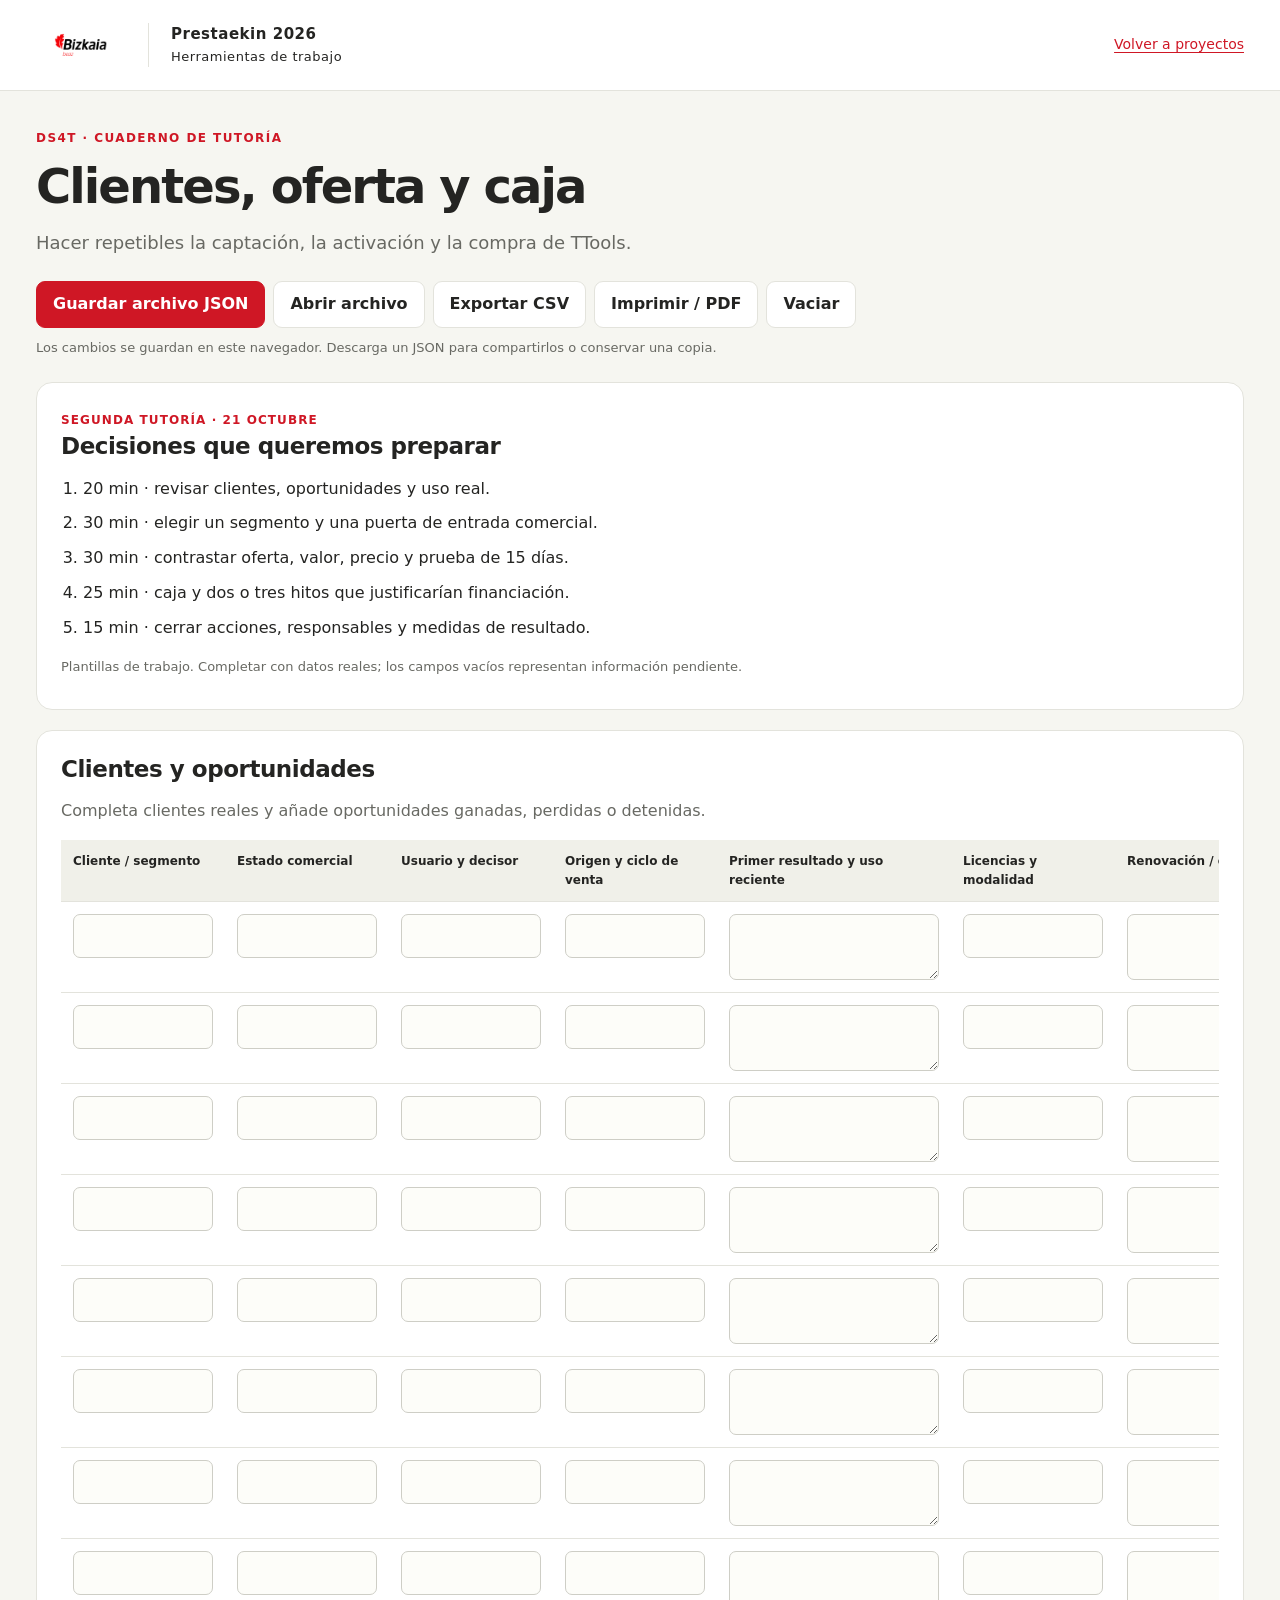
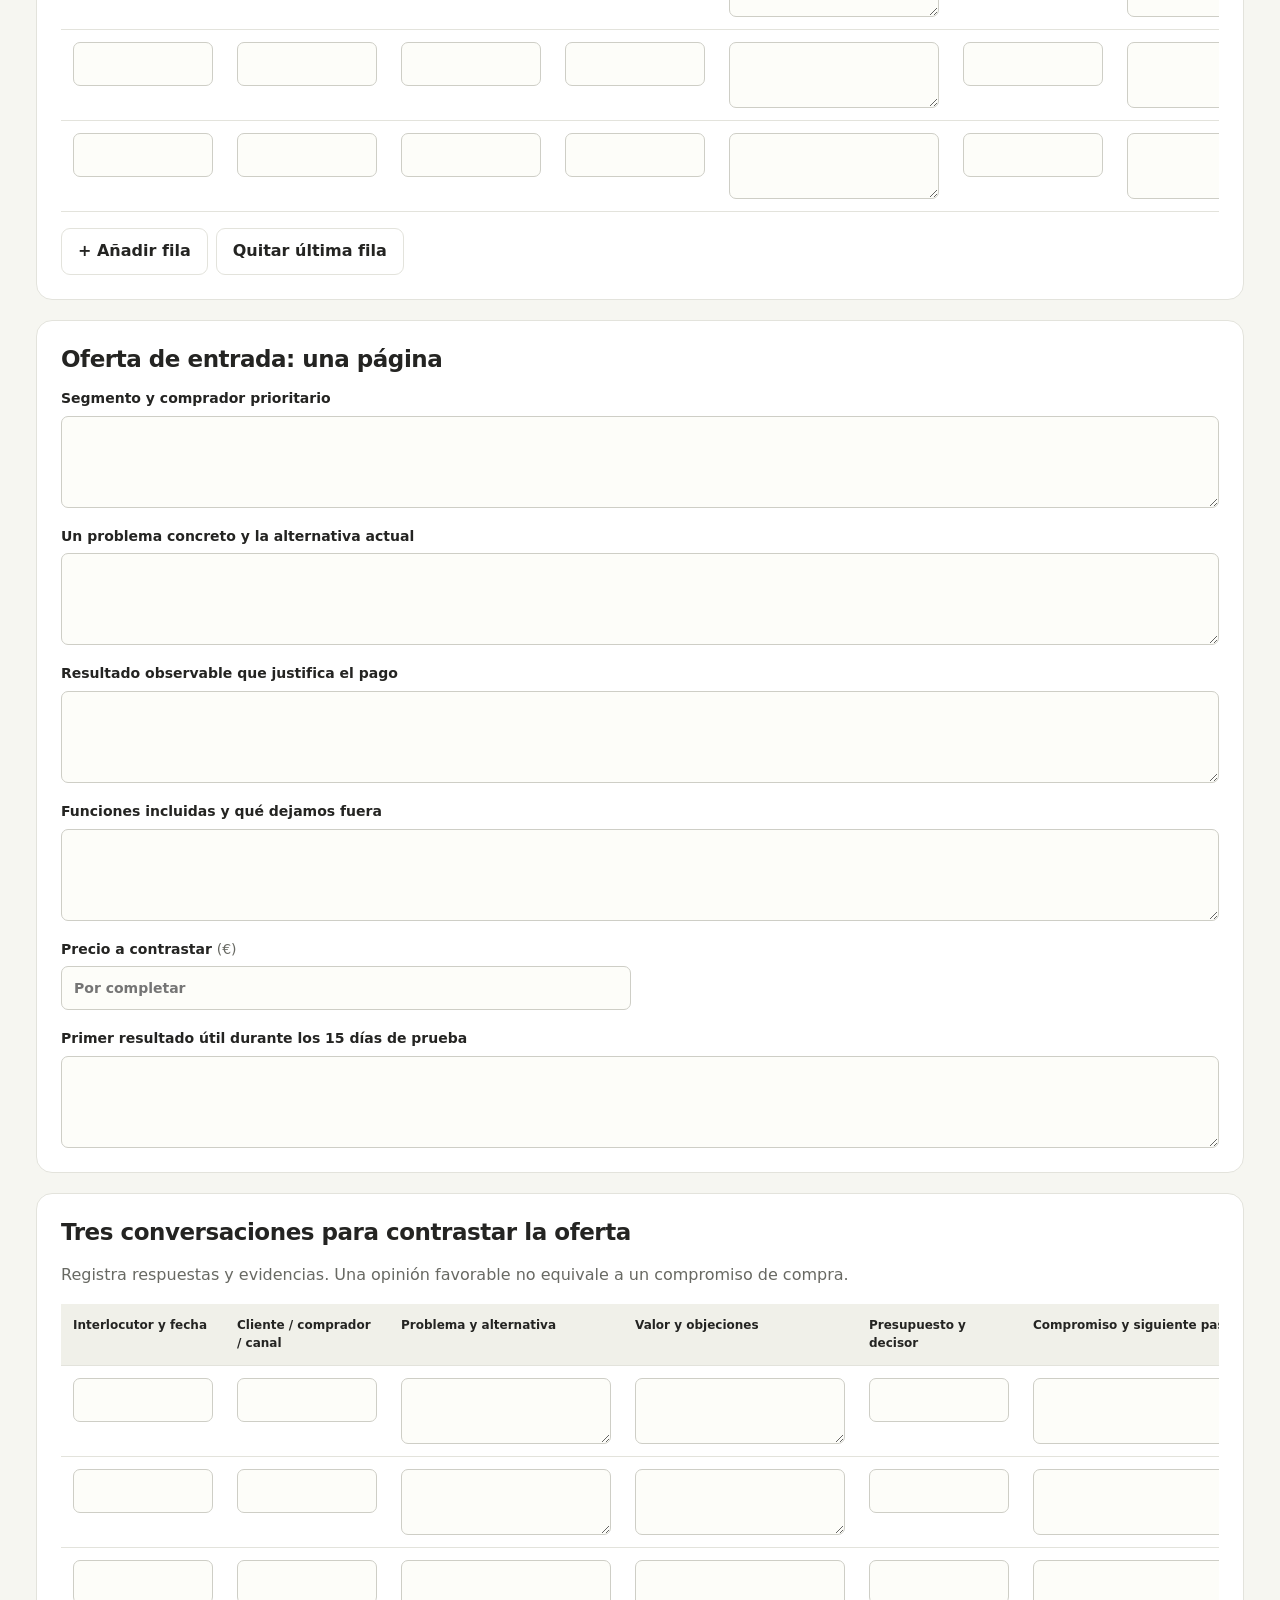
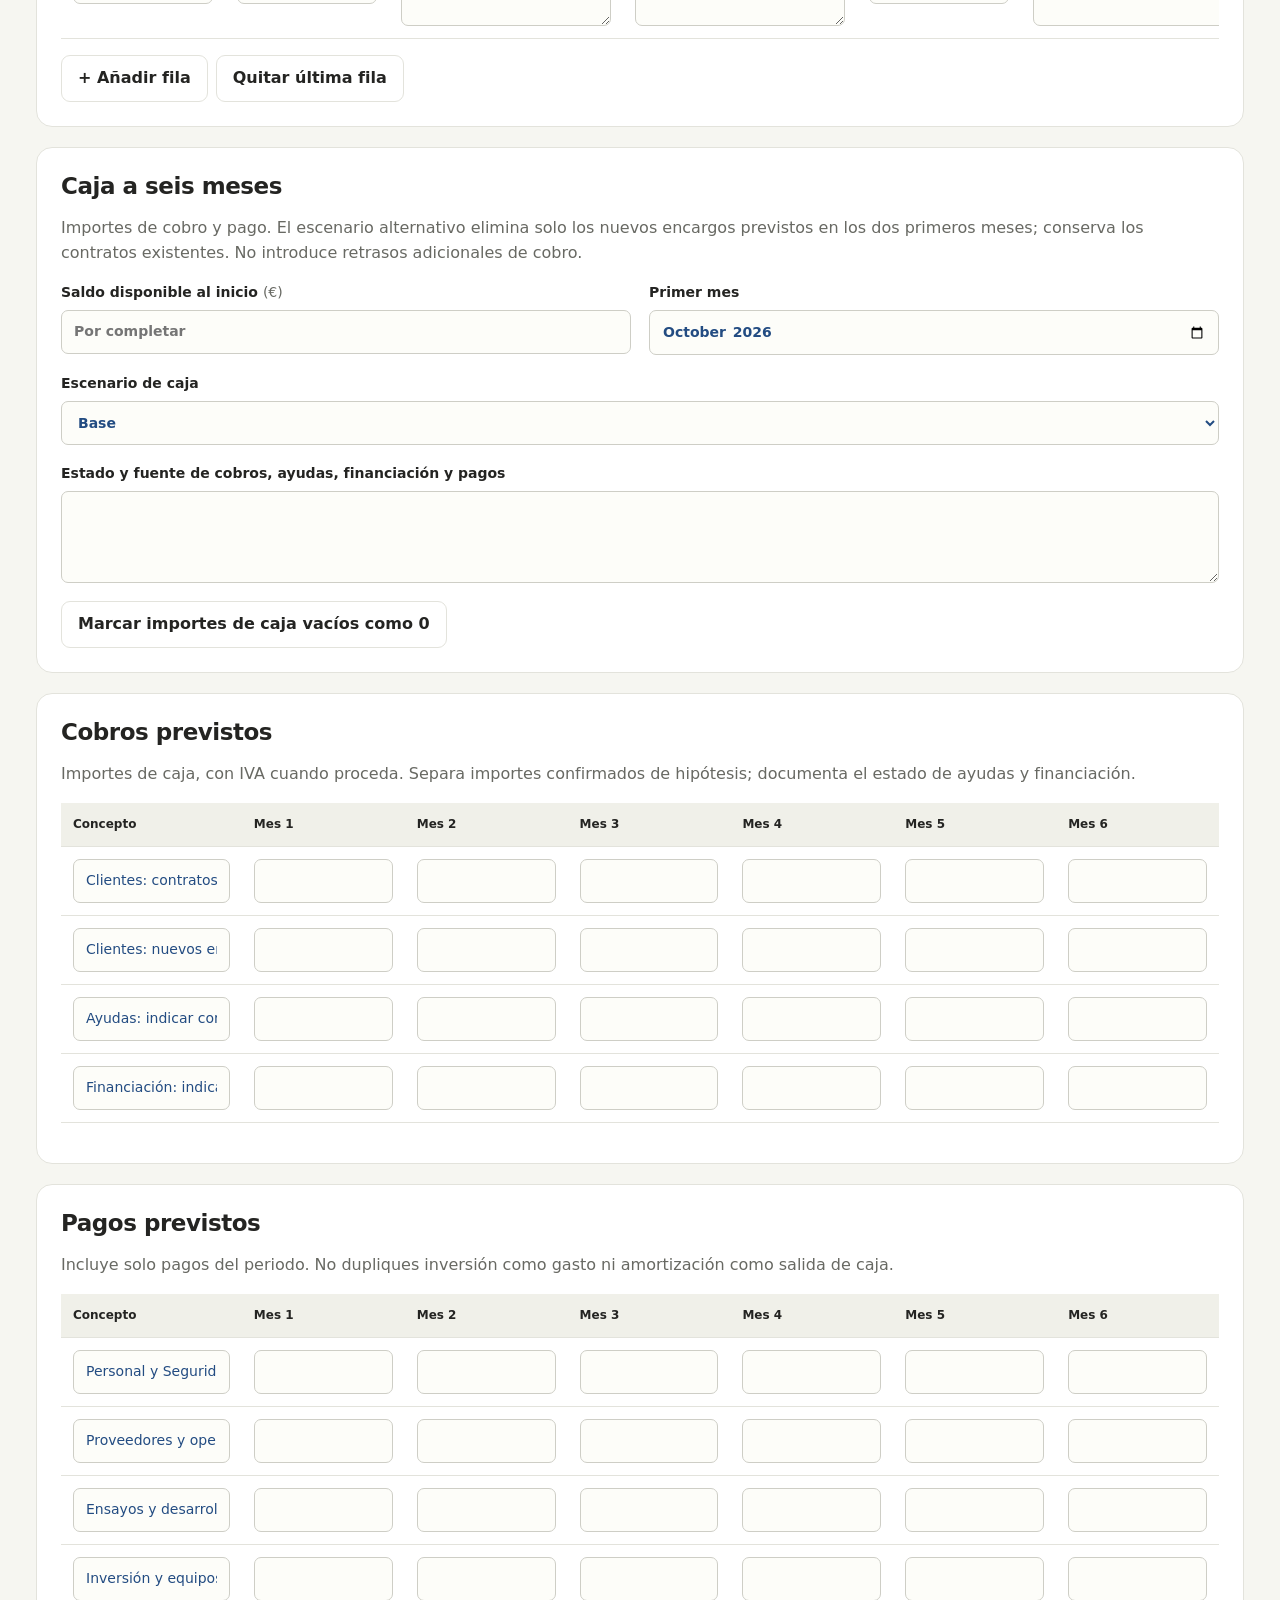
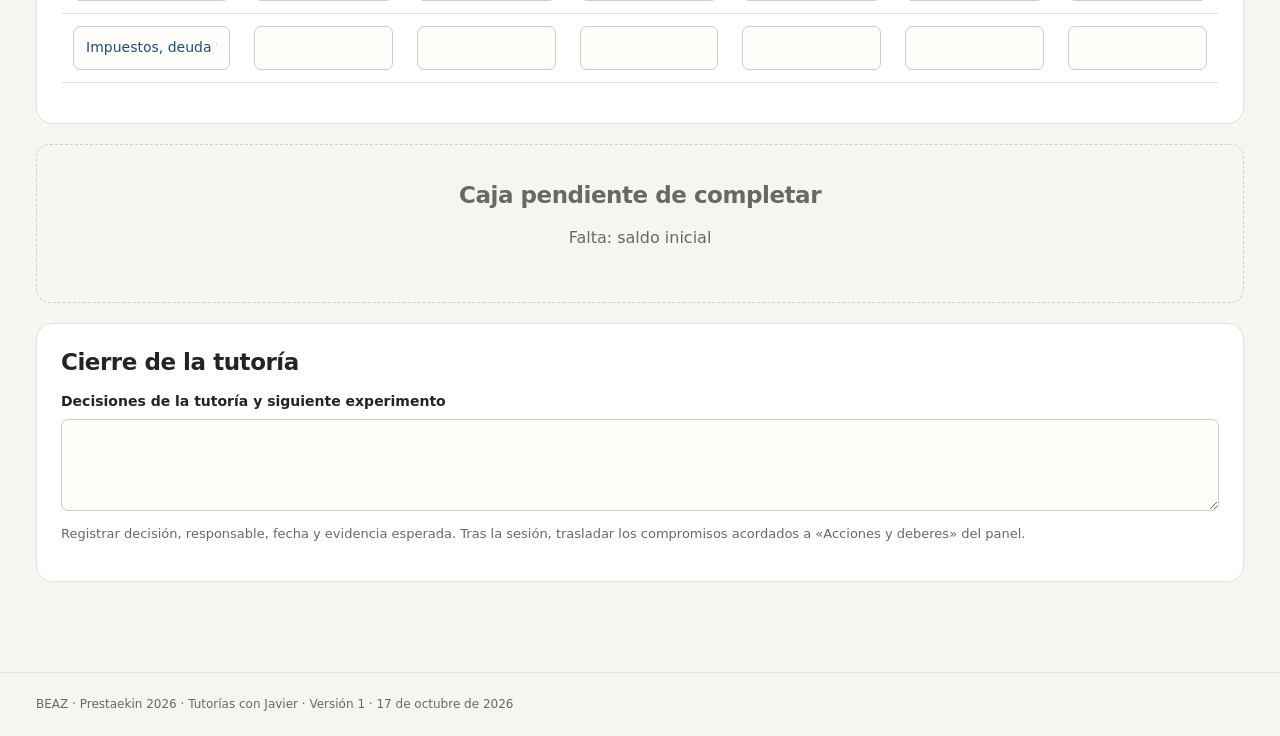
<file: tools/ds4t-cuaderno.html>
<!doctype html><html lang="es"><head><meta charset="UTF-8"><meta name="viewport" content="width=device-width,initial-scale=1"><meta name="robots" content="noindex,nofollow"><title>DS4T · Clientes, oferta y caja</title><style>:root{--red:#cf1725;--ink:#242422;--muted:#686963;--line:#e3e3dc;--paper:#f6f6f1;--rose:#fff1f2;--green:#21624a;--blue:#234c82;--radius:16px}*{box-sizing:border-box}body{margin:0;background:var(--paper);font:16px/1.55 system-ui,-apple-system,BlinkMacSystemFont,'Segoe UI',sans-serif;color:var(--ink)}button,input,textarea,select{font:inherit}button,a{touch-action:manipulation}a{color:var(--red);text-underline-offset:3px}button{cursor:pointer;border:1px solid var(--line);background:white;color:var(--ink);padding:10px 16px;border-radius:9px;font-weight:600}button:hover{border-color:var(--red)}button.primary{background:var(--red);border-color:var(--red);color:white}button:disabled{opacity:.45;cursor:not-allowed}button:focus-visible,a:focus-visible,input:focus-visible,textarea:focus-visible,select:focus-visible{outline:3px solid #145fab;outline-offset:3px}header{background:white;border-bottom:1px solid var(--line)}.brand{max-width:1440px;margin:auto;display:flex;align-items:center;gap:22px;padding:18px 36px}.brand img{width:90px;height:54px;object-fit:contain}.brand-text{border-left:1px solid var(--line);padding-left:22px;font-size:13px;letter-spacing:.04em}.brand-text strong{display:block;font-size:15px}.brand>a{margin-left:auto;font-size:14px}main{max-width:1440px;margin:auto;padding:38px 36px 70px}.eyebrow{font-size:12px;letter-spacing:.12em;text-transform:uppercase;font-weight:700;color:var(--red);margin:0 0 12px}h1{font-size:clamp(30px,4vw,48px);line-height:1.12;letter-spacing:-.04em;margin:0 0 16px;font-weight:700}h2{font-size:23px;line-height:1.25;margin:0 0 14px;letter-spacing:-.02em}h3{font-size:16px;margin:0 0 12px}.lede{max-width:850px;font-size:18px;color:var(--muted);margin:0 0 24px}.toolbar{display:flex;flex-wrap:wrap;gap:8px;align-items:center;margin:18px 0 10px}.save-status,.small,small{font-size:13px;color:var(--muted)}.save-status{min-height:22px;margin-bottom:22px}.notice{padding:16px 20px;border-left:4px solid var(--red);border-radius:4px 12px 12px 4px;background:var(--rose);margin:20px 0}.notice.neutral{background:#eeeee8;border-color:#8d8e83}.notice strong{display:block;margin-bottom:3px}.tabs{display:flex;gap:6px;overflow:auto;border-bottom:1px solid var(--line);margin:26px 0;padding-bottom:10px}.tabs button{white-space:nowrap;background:transparent;border:0;color:var(--muted)}.tabs button[aria-selected=true]{background:var(--rose);color:var(--red)}.panel{background:white;border:1px solid var(--line);border-radius:var(--radius);padding:24px;margin:20px 0}.panel>p:first-of-type{color:var(--muted)}.grid{display:grid;grid-template-columns:repeat(2,minmax(0,1fr));gap:22px}.grid.three{grid-template-columns:repeat(3,minmax(0,1fr))}.grid>.panel{margin:0}.fields{display:grid;grid-template-columns:repeat(2,minmax(0,1fr));gap:18px}.field{display:block;font-size:14px;font-weight:600}.field.full{grid-column:1/-1}.field small{display:block;font-weight:400;margin-top:5px}.field input,.field textarea,.field select,td input,td textarea,td select{display:block;width:100%;margin-top:6px;border:1px solid #cecec6;border-radius:7px;background:#fdfdf9;padding:10px 12px;color:var(--blue);min-height:44px}.field textarea{min-height:92px;resize:vertical}.field input:invalid:not(:placeholder-shown){border-color:var(--red)}.unit{font-weight:400;color:var(--muted)}.metrics{display:grid;grid-template-columns:repeat(4,minmax(0,1fr));gap:16px;margin:22px 0}.metric{background:white;padding:22px;border:1px solid var(--line);border-radius:var(--radius)}.metric.featured{background:var(--red);color:white;border-color:var(--red)}.metric span{font-size:13px;display:block}.metric strong{display:block;font-size:clamp(22px,2.6vw,34px);letter-spacing:-.04em;line-height:1.3;margin:8px 0}.metric small{display:block}.metric.featured small{color:#ffe6e8}.table-wrap{overflow:auto;margin:16px 0;max-width:100%}table{width:100%;border-collapse:collapse;text-align:left;font-size:14px}thead{background:#f0f0e9}th,td{padding:12px;vertical-align:top;border-bottom:1px solid var(--line)}th{font-size:12px;font-weight:700}tbody th{font-size:14px}td input,td textarea,td select{min-width:140px;font-size:14px;margin:0}td input[type=number]{min-width:115px}td textarea{min-width:210px;min-height:66px;resize:vertical}.numeric{text-align:right;font-variant-numeric:tabular-nums}.negative{color:var(--red);font-weight:700}.positive{color:var(--green);font-weight:700}.section-label{color:var(--red);font-size:12px;font-weight:700;letter-spacing:.09em}.chart{width:100%;height:auto}.chart text{font-family:system-ui,sans-serif;font-size:13px;fill:var(--ink)}.legend{display:flex;gap:18px;font-size:13px;margin-bottom:8px}.dot{display:inline-block;width:10px;height:10px;border-radius:50%;background:var(--red);margin-right:7px}.dot.grey{background:#6b716a}.link-card{display:block;text-decoration:none;color:var(--ink);padding:26px;background:white;border:1px solid var(--line);border-radius:var(--radius);transition:transform .15s}.link-card:hover{transform:translateY(-3px);border-color:var(--red)}.link-card strong{display:block;font-size:26px;letter-spacing:-.03em;margin:10px 0}.link-card span{color:var(--muted);display:block}.link-card .arrow{color:var(--red);font-size:22px;margin-top:16px}details{border-top:1px solid var(--line);padding:16px 0}summary{cursor:pointer;font-weight:600}.two-col{columns:2;column-gap:32px}.error{color:var(--red);font-weight:600}.empty{padding:36px;text-align:center;color:var(--muted);border:1px dashed #cfcfc5;border-radius:14px}footer{max-width:1440px;margin:auto;padding:22px 36px;border-top:1px solid var(--line);font-size:12px;color:var(--muted)}.no-break{break-inside:avoid}.tag{display:inline-block;padding:4px 10px;border-radius:20px;background:var(--rose);color:var(--red);font-size:12px;font-weight:700}.table-toolbar{display:flex;gap:8px}.compact p{margin:8px 0}.numbered{padding-left:22px}.numbered li{margin:10px 0}[hidden]{display:none!important}.report-only{display:none}@media(max-width:800px){main{padding:28px 18px 50px}.brand{padding:16px 18px;gap:12px}.brand-text{padding-left:12px}.brand>a{font-size:12px}.grid,.grid.three{grid-template-columns:1fr}.metrics{grid-template-columns:repeat(2,minmax(0,1fr))}.panel{padding:20px}.two-col{columns:1}.fields{grid-template-columns:1fr}h1{font-size:34px}.metric{padding:16px}.toolbar button{font-size:13px;padding:9px 12px}}@media print{@page{size:A4 landscape;margin:12mm}body{font-size:11px;background:white}.brand{padding:0 0 12px}.brand>a,.toolbar,.tabs,.save-status,.table-toolbar,button,.no-print{display:none!important}main{padding:14px 0;max-width:none}h1{font-size:28px}h2{font-size:19px}.panel{padding:14px;margin:12px 0}.metrics{gap:8px}.metric{padding:12px}.metric strong{font-size:23px}.table-wrap{overflow:visible}table{font-size:10px;table-layout:fixed}th,td{padding:6px;overflow-wrap:anywhere}td input,td textarea,td select{min-width:0;font-size:10px;padding:3px}input,textarea,select{border:0!important;min-width:0!important;background:white!important;color:black!important}.report-only{display:block}.chart{max-height:210px}.panel,.metric{break-inside:avoid}.panel:has(table){break-inside:auto}thead{display:table-header-group}tr{break-inside:avoid}.grid.three{grid-template-columns:repeat(3,1fr)}footer{padding:10px 0}}

.tool-confirm{position:fixed;inset:0;z-index:9999;display:grid;place-items:center;padding:24px;background:#25252580}.tool-confirm>div{max-width:560px;width:100%;background:white;padding:28px;border-radius:14px;box-shadow:0 10px 60px #0004}.tool-confirm h2{margin-bottom:16px}.tool-confirm p{line-height:1.6;margin-bottom:22px}.tool-confirm .toolbar{justify-content:flex-end;margin:0}
</style></head><body><header><div class="brand"><img src="[data-uri]" alt="BEAZ Bizkaia"><div class="brand-text"><strong>Prestaekin 2026</strong>Herramientas de trabajo</div><a href="../../Inicio.html">Volver a proyectos</a></div></header><main><p class="eyebrow">DS4T · Cuaderno de tutoría</p><h1>Clientes, oferta y caja</h1><p class="lede">Hacer repetibles la captación, la activación y la compra de TTools.</p><div class="toolbar"><button id="save-file" class="primary">Guardar archivo JSON</button><button id="load-file">Abrir archivo</button><button id="export-csv">Exportar CSV</button><button id="print">Imprimir / PDF</button><button id="reset">Vaciar</button><input id="import-file" type="file" accept=".json,application/json" hidden></div><div id="save-status" class="save-status" role="status" aria-live="polite"></div><div id="example-note" class="notice" hidden><strong>Ejemplo ficticio</strong>Las cifras solo demuestran el funcionamiento. No representan costes ni prestaciones de Kinergy.</div><div id="content"></div></main><footer>BEAZ · Prestaekin 2026 · Tutorías con Javier · Versión 1 · 17 de octubre de 2026</footer><script>const CONFIG={"version":1,"date":"17 de octubre de 2026","id":"ds4t-cuaderno","company":"ds4t","title":"DS4T · Clientes, oferta y caja","subtitle":"Hacer repetibles la captación, la activación y la compra de TTools.","type":"workbook","defaults":{"cash_start":"2026-10","cash_mode":"Base"},"fields":[{"id":"cash_open","label":"Saldo disponible al inicio","unit":"€","type":"number"},{"id":"cash_start","label":"Primer mes","type":"month"},{"id":"cash_mode","label":"Escenario de caja","type":"select","options":["Base","Sin nuevos encargos en los dos primeros meses"],"full":true},{"id":"cash_sources","label":"Estado y fuente de cobros, ayudas, financiación y pagos","type":"textarea","full":true},{"id":"offer_who","label":"Segmento y comprador prioritario","type":"textarea","full":true},{"id":"offer_problem","label":"Un problema concreto y la alternativa actual","type":"textarea","full":true},{"id":"offer_result","label":"Resultado observable que justifica el pago","type":"textarea","full":true},{"id":"offer_functions","label":"Funciones incluidas y qué dejamos fuera","type":"textarea","full":true},{"id":"offer_price","label":"Precio a contrastar","unit":"€","type":"number"},{"id":"offer_activation","label":"Primer resultado útil durante los 15 días de prueba","type":"textarea","full":true},{"id":"decision","label":"Decisiones de la tutoría y siguiente experimento","type":"textarea","full":true}],"tables":[{"id":"clients","title":"Clientes y oportunidades","help":"Completa clientes reales y añade oportunidades ganadas, perdidas o detenidas.","columns":[{"id":"client","label":"Cliente / segmento","type":"text"},{"id":"status","label":"Estado comercial","type":"text"},{"id":"buyer","label":"Usuario y decisor","type":"text"},{"id":"source","label":"Origen y ciclo de venta","type":"text"},{"id":"use","label":"Primer resultado y uso reciente","type":"textarea"},{"id":"license","label":"Licencias y modalidad","type":"text"},{"id":"renewal","label":"Renovación / objeciones","type":"textarea"},{"id":"next","label":"Siguiente paso","type":"textarea"}],"rows":10,"seed":[]},{"id":"interviews","title":"Tres conversaciones para contrastar la oferta","help":"Registra respuestas y evidencias. Una opinión favorable no equivale a un compromiso de compra.","columns":[{"id":"who","label":"Interlocutor y fecha","type":"text"},{"id":"type","label":"Cliente / comprador / canal","type":"text"},{"id":"problem","label":"Problema y alternativa","type":"textarea"},{"id":"value","label":"Valor y objeciones","type":"textarea"},{"id":"budget","label":"Presupuesto y decisor","type":"text"},{"id":"next","label":"Compromiso y siguiente paso","type":"textarea"}],"rows":3,"seed":[]},{"id":"cash_in","title":"Cobros previstos","help":"Importes de caja, con IVA cuando proceda. Separa importes confirmados de hipótesis; documenta el estado de ayudas y financiación.","columns":[{"id":"item","label":"Concepto","type":"text"},{"id":"m1","label":"Mes 1","type":"number"},{"id":"m2","label":"Mes 2","type":"number"},{"id":"m3","label":"Mes 3","type":"number"},{"id":"m4","label":"Mes 4","type":"number"},{"id":"m5","label":"Mes 5","type":"number"},{"id":"m6","label":"Mes 6","type":"number"}],"rows":4,"seed":[{"item":"Clientes: contratos ya existentes"},{"item":"Clientes: nuevos encargos por contratar (hipótesis)"},{"item":"Ayudas: indicar concesión y fecha esperada"},{"item":"Financiación: indicar compromiso y fecha esperada"}],"fixed":true},{"id":"cash_out","title":"Pagos previstos","help":"Incluye solo pagos del periodo. No dupliques inversión como gasto ni amortización como salida de caja.","columns":[{"id":"item","label":"Concepto","type":"text"},{"id":"m1","label":"Mes 1","type":"number"},{"id":"m2","label":"Mes 2","type":"number"},{"id":"m3","label":"Mes 3","type":"number"},{"id":"m4","label":"Mes 4","type":"number"},{"id":"m5","label":"Mes 5","type":"number"},{"id":"m6","label":"Mes 6","type":"number"}],"rows":5,"seed":[{"item":"Personal y Seguridad Social"},{"item":"Proveedores y operación"},{"item":"Ensayos y desarrollo de producto"},{"item":"Inversión y equipos"},{"item":"Impuestos, deuda y otros pagos"}],"fixed":true}],"agenda":["20 min · revisar clientes, oportunidades y uso real.","30 min · elegir un segmento y una puerta de entrada comercial.","30 min · contrastar oferta, valor, precio y prueba de 15 días.","25 min · caja y dos o tres hitos que justificarían financiación.","15 min · cerrar acciones, responsables y medidas de resultado."]};
(function (root) {
  'use strict';
  const models = {};
  function number(value, label, min = 0, max = Infinity, integer = false) {
    if (value === '' || value === null || value === undefined) throw new Error('Falta: ' + label);
    const n = Number(value);
    if (!Number.isFinite(n) || n < min || n > max || (integer && !Number.isInteger(n)))
      throw new Error('Revisa ' + label + (integer ? ': usa un entero.' : ': valor fuera de rango.'));
    return n;
  }
  models.tco = function (input) {
    const years = number(input.years, 'horizonte (1–30 años)', 1, 30, true);
    const hours = number(input.hours, 'horas/año (1–8.760)', 1, 8760);
    const power = number(input.power, 'potencia neta de referencia', 0.001, 100000);
    const load = number(input.load, 'carga media (mayor que 0 y hasta 100 %)', 0.001, 100);
    const annualEnergy = hours * power * load / 100;
    const totalHours = hours * years;
    function technology(raw, title) {
      const p = {};
      const fields = {equipment:'equipo', installation:'integración e instalación', infrastructure:'infraestructura y almacenamiento', fuel:'precio del combustible', consumption:'consumo por kWh neto', maintenance:'mantenimiento variable', fixed:'costes fijos anuales', life:'horas entre reposiciones', replacement:'coste de reposición', residual:'valor residual'};
      for (const [key,label] of Object.entries(fields)) p[key] = number(raw?.[key], title+' · '+label, key==='consumption'?0.000001:key==='life'?1:0);
      const initial = p.equipment + p.installation + p.infrastructure;
      if (p.residual > initial) throw new Error(title+': el valor residual no puede superar la inversión inicial de este modelo.');
      const quantity = annualEnergy * p.consumption;
      const fuelAnnual = quantity * p.fuel;
      const maintenanceAnnual = hours * p.maintenance + p.fixed;
      // Replacements are incurred when the next operating cycle starts. None at the exact horizon end.
      const replacementCount = Math.max(0, Math.ceil(totalHours / p.life - 1e-10) - 1);
      if (replacementCount > 10000) throw new Error(title+': revisa las horas entre reposiciones.');
      const replacementByYear = Array(years).fill(0);
      for (let k=1; k<=replacementCount; k++) replacementByYear[Math.min(years-1,Math.floor(k*p.life/hours))] += p.replacement;
      let cumulative = initial;
      const flows = [{year:0, fuel:0, maintenance:0, replacement:0, residual:0, cost:initial, cumulative}];
      for (let i=0; i<years; i++) {
        const residual = i === years-1 ? p.residual : 0;
        const cost = fuelAnnual + maintenanceAnnual + replacementByYear[i] - residual;
        cumulative += cost;
        flows.push({year:i+1,fuel:fuelAnnual,maintenance:maintenanceAnnual,replacement:replacementByYear[i],residual,cost,cumulative});
      }
      const breakdown = {initial, fuel:fuelAnnual*years, maintenance:maintenanceAnnual*years, replacement:replacementCount*p.replacement, residual:p.residual};
      return {initial,quantity,fuelAnnual,maintenanceAnnual,replacementCount,flows,breakdown,total:cumulative,perKwh:cumulative/(annualEnergy*years)};
    }
    const hydrogen = technology(input.hydrogen,'Hidrógeno');
    const diesel = technology(input.diesel,'Grupo electrógeno');
    const totalKg = hydrogen.quantity * years;
    const nonFuelH2 = hydrogen.total-hydrogen.breakdown.fuel;
    const breakEvenPrice = (diesel.total - nonFuelH2) / totalKg;
    const sensitivity = [0.5,0.75,1,1.25,1.5].map(factor=>({price:Number(input.hydrogen.fuel)*factor,total:nonFuelH2+totalKg*Number(input.hydrogen.fuel)*factor}));
    return {years,hours,power,load,annualEnergy,totalEnergy:annualEnergy*years,totalHours,hydrogen,diesel,difference:hydrogen.total-diesel.total,breakEvenPrice,sensitivity};
  };
  models.cash = function (opening, receipts, payments) {
    let balance=number(opening,'saldo inicial',0);
    if (receipts.length!==payments.length) throw new Error('Los periodos de caja no coinciden.');
    return receipts.map((r,i)=>{
      const start=balance;
      const income=r.reduce((s,v)=>s+number(v,'cobro '+(i+1),0),0);
      const expense=payments[i].reduce((s,v)=>s+number(v,'pago '+(i+1),0),0);
      balance+=income-expense;
      return {opening:start,income,expense,net:income-expense,closing:balance};
    });
  };
  models.kit = function(p){
    const price=number(p.price,'precio neto por kit',0.000001),materials=number(p.materials,'materiales'),hours=number(p.hours,'horas por kit'),hourCost=number(p.hourCost,'coste por hora'),other=number(p.other,'otros costes variables'),fixed=number(p.fixed,'coste fijo mensual');
    const unitCost=materials+hours*hourCost+other,contribution=price-unitCost;
    return {unitCost,contribution,margin:contribution/price,breakEven:contribution>0?Math.ceil(fixed/contribution):null};
  };
  models.bonus = function(target,gate,rows){
    const budget=number(target,'incentivo objetivo');
    let weight=0,score=0;
    if(!Array.isArray(rows)||!rows.length)throw Error('Añade al menos un objetivo.');
    for(const r of rows){
      const w=number(r.weight,'peso del objetivo',0,100),a=number(r.actual,'resultado'),t=number(r.target,'objetivo'),b=number(r.threshold,'umbral');
      if(!['Sube','Baja'].includes(r.direction))throw Error('Indica la dirección del objetivo.');
      if((r.direction==='Sube'&&t<=b)||(r.direction==='Baja'&&t>=b))throw Error('El objetivo debe mejorar el umbral en la dirección elegida.');
      weight+=w;score+=w/100*Math.max(0,Math.min(1,(a-b)/(t-b)));
    }
    if(Math.abs(weight-100)>1e-6)throw Error('Los pesos deben sumar 100 %. Ahora suman '+weight+' %.');
    if(!['Pendiente de revisar','Cumplidas','No cumplidas'].includes(gate))throw Error('Revisa las condiciones de pago.');
    const potential=budget*score;
    return {score,potential,payout:gate==='Pendiente de revisar'?null:gate==='Cumplidas'?potential:0};
  };
  if(typeof module!=='undefined' && module.exports) module.exports=models;
  else root.BeazModels=models;
})(typeof globalThis!=='undefined'?globalThis:this);

'use strict';
const $=id=>document.getElementById(id);
const esc=s=>String(s??'').replace(/[&<>"']/g,c=>({'&':'&amp;','<':'&lt;','>':'&gt;','"':'&quot;',"'":'&#39;'}[c]));
const eur=n=>new Intl.NumberFormat('es-ES',{style:'currency',currency:'EUR',maximumFractionDigits:0}).format(n);
const num=(n,d=1)=>new Intl.NumberFormat('es-ES',{maximumFractionDigits:d}).format(n);
const storageKey='beaz-work-v1-'+CONFIG.id;
const embedded=window.parent!==window && new URLSearchParams(location.search).get('embed')==='1';
const channel=new URLSearchParams(location.search).get('channel')||'';
function bridge(type,data){if(embedded)window.parent.postMessage({beazTool:true,channel,toolId:CONFIG.id,type,...data},'*');}
function blankState(){return {schema:1,project:CONFIG.id,values:{...(CONFIG.defaults||{})},tables:Object.fromEntries((CONFIG.tables||[]).map(t=>[t.id,Array.from({length:t.rows||4},(_,i)=>({...((t.seed||[])[i]||{})}))])),example:false};}
let state=blankState(),storageAvailable=true;
function validated(raw){
 if(!raw||raw.schema!==1||raw.project!==CONFIG.id||typeof raw.values!=='object'||!raw.values||!raw.tables||typeof raw.tables!=='object')throw Error('El archivo no corresponde a esta herramienta.');
 const safe=blankState();
 for(const field of CONFIG.fields||[]){const value=raw.values[field.id];if(value!==undefined){if(!['string','number'].includes(typeof value)||String(value).length>20000)throw Error('Dato no válido: '+field.id);safe.values[field.id]=String(value);}}
 for(const t of CONFIG.tables||[]){const rows=raw.tables[t.id];if(!Array.isArray(rows)||rows.length>300)throw Error('Tabla no válida: '+t.id);safe.tables[t.id]=rows.map(row=>{const clean={};for(const col of t.columns){const value=row?.[col.id];if(value!==undefined){if(!['string','number'].includes(typeof value)||String(value).length>20000)throw Error('Celda no válida.');clean[col.id]=String(value);}}return clean;});}
 safe.example=raw.example===true;return safe;
}
try{if(!embedded){const raw=localStorage.getItem(storageKey);if(raw)state=validated(JSON.parse(raw));}}catch{storageAvailable=false;}
function persist(){
 if(embedded){bridge('changed',{state});$('save-status').textContent='Cambios enviados al panel para guardar. Consulta el estado de guardado encima de la herramienta.';return;}
 try{localStorage.setItem(storageKey,JSON.stringify(state));storageAvailable=true;$('save-status').textContent='Guardado en este navegador · '+new Date().toLocaleTimeString('es-ES',{hour:'2-digit',minute:'2-digit'})+'. Descarga el JSON para conservar una copia o usar otro equipo.';}
 catch{storageAvailable=false;$('save-status').textContent='Este navegador no permite guardar aquí. Usa «Guardar archivo» antes de cerrar.';}
}
function ask(message){return new Promise(resolve=>{const previous=document.activeElement;const layer=document.createElement('div');layer.className='tool-confirm no-print';layer.innerHTML='<div role="alertdialog" aria-modal="true" aria-labelledby="confirm-title" aria-describedby="confirm-message"><h2 id="confirm-title">Confirma el cambio</h2><p id="confirm-message"></p><div class="toolbar"><button data-answer="no">Cancelar</button><button class="primary" data-answer="yes">Continuar</button></div></div>';layer.querySelector('p').textContent=message;document.body.append(layer);const buttons=layer.querySelectorAll('button');function close(value){layer.remove();previous?.focus();resolve(value);}layer.addEventListener('click',e=>{const answer=e.target.closest('[data-answer]');if(answer)close(answer.dataset.answer==='yes');});layer.addEventListener('keydown',e=>{if(e.key==='Escape'){e.preventDefault();close(false);}if(e.key==='Tab'){e.preventDefault();(document.activeElement===buttons[0]?buttons[1]:buttons[0]).focus();}});buttons[0].focus();});}
function download(name,content,type){const blob=new Blob([content],{type});const url=URL.createObjectURL(blob);const a=document.createElement('a');a.href=url;a.download=name;a.click();setTimeout(()=>URL.revokeObjectURL(url),1500);}
function csvCell(v){let s=String(v??'');if(/^[=+@\t\r]/.test(s)||(/^\-/.test(s)&&!/^\-?\d+(\.\d+)?$/.test(s)))s="'"+s;return '"'+s.replace(/"/g,'""')+'"';}
function csv(rows){return '\ufeff'+rows.map(r=>r.map(csvCell).join(';')).join('\r\n');}
function fieldHTML(f){const val=state.values[f.id]??'';const id='f-'+f.id;let input;
 if(f.type==='textarea')input=`<textarea id="${id}" data-field="${f.id}" rows="${f.rows||3}">${esc(val)}</textarea>`;
 else if(f.type==='select')input=`<select id="${id}" data-field="${f.id}">${f.options.map(o=>`<option value="${esc(o)}" ${val===o?'selected':''}>${esc(o)}</option>`).join('')}</select>`;
 else input=`<input id="${id}" data-field="${f.id}" type="${f.type||'text'}" value="${esc(val)}" ${f.type==='number'?'min="'+(f.min??0)+'" step="'+(f.step||'any')+'"':''} ${f.max!==undefined?'max="'+f.max+'"':''} placeholder="${esc(f.placeholder||'Por completar')}">`;
 return `<label class="field ${f.full?'full':''}" for="${id}">${esc(f.label)}${f.unit?` <span class="unit">(${esc(f.unit)})</span>`:''}${input}${f.help?`<small>${esc(f.help)}</small>`:''}</label>`;
}
function fieldsHTML(ids){return '<div class="fields">'+ids.map(id=>fieldHTML(CONFIG.fields.find(f=>f.id===id))).join('')+'</div>';}
function tableHTML(t){const rows=state.tables[t.id];return `<div class="table-wrap"><table><thead><tr>${t.columns.map(c=>'<th scope="col">'+esc(c.label)+'</th>').join('')}</tr></thead><tbody>${rows.map((r,i)=>'<tr>'+t.columns.map(c=>{
 const attrs=`data-table="${t.id}" data-row="${i}" data-col="${c.id}" aria-label="${esc(c.label)} · fila ${i+1}"`,v=r[c.id]??'';
 let control=c.type==='select'?`<select ${attrs}>${(c.options||[]).map(o=>`<option ${v===o?'selected':''}>${esc(o)}</option>`).join('')}</select>`:c.type==='textarea'?`<textarea ${attrs} rows="2">${esc(v)}</textarea>`:`<input ${attrs} type="${c.type||'text'}" value="${esc(v)}" ${c.type==='number'?'min="0" step="any"':''}>`;
 return '<td>'+control+'</td>';
 }).join('')+'</tr>').join('')}</tbody></table></div>${t.fixed?'':`<div class="table-toolbar no-print"><button data-add="${t.id}">+ Añadir fila</button><button data-remove="${t.id}">Quitar última fila</button></div>`}`;}
function tablePanel(id){const t=CONFIG.tables.find(t=>t.id===id);return `<section class="panel"><h2>${esc(t.title)}</h2><p>${esc(t.help||'')}</p><div id="table-${id}">${tableHTML(t)}</div></section>`;}
function commonEvents(){
 document.addEventListener('input',e=>{const el=e.target;if(el.dataset.field){state.values[el.dataset.field]=el.value;persist();update();}else if(el.dataset.table){state.tables[el.dataset.table][Number(el.dataset.row)][el.dataset.col]=el.value;persist();update();}});
 document.addEventListener('click',async e=>{const b=e.target.closest('button');if(!b)return;const id=b.dataset.add||b.dataset.remove;if(id){if(b.dataset.add){if(state.tables[id].length>=300)return;state.tables[id].push({});}else{const r=state.tables[id];if(r.length<=1)return;if(Object.values(r.at(-1)).some(Boolean)&&!await ask('La última fila contiene información. ¿Quieres quitarla?'))return;r.pop();}const t=CONFIG.tables.find(t=>t.id===id);$('table-'+id).innerHTML=tableHTML(t);persist();update();}});
 $('save-file').onclick=()=>download(CONFIG.id+'-'+new Date().toISOString().slice(0,10)+'.json',JSON.stringify(state,null,2),'application/json');
 $('load-file').onclick=()=>$('import-file').click();
 $('import-file').onchange=async e=>{try{const f=e.target.files[0];if(!f)return;if(f.size>3*1024*1024)throw Error('El archivo supera 3 MB.');const next=validated(JSON.parse(await f.text()));if(!await ask('Se sustituirán los datos actuales por los del archivo. ¿Continuar?'))return;state=next;render();persist();update();}catch(err){$('save-status').textContent='No se ha abierto el archivo: '+err.message;}finally{e.target.value='';}};
 $('print').onclick=()=>window.print();
 $('reset').onclick=async()=>{if(!await ask('¿Vaciar esta herramienta? Guarda antes el archivo si quieres conservar los datos.'))return;state=blankState();render();persist();update();};
 $('export-csv').onclick=()=>{let rows=[['Proyecto',CONFIG.title],['Tipo de datos',state.example?'EJEMPLO FICTICIO':'Introducidos por el usuario'],[],['Campo','Valor','Unidad']];for(const f of CONFIG.fields||[])rows.push([f.label,state.values[f.id]??'',f.unit||'']);for(const t of CONFIG.tables||[]){rows.push([],['TABLA',t.title],t.columns.map(c=>c.label));for(const r of state.tables[t.id])rows.push(t.columns.map(c=>r[c.id]??''));}if(typeof exportResults==='function')rows.push(...exportResults());download(CONFIG.id+'.csv',csv(rows),'text/csv;charset=utf-8');};
 $('save-status').textContent=storageAvailable?'Los cambios se guardan en este navegador. Descarga un JSON para compartirlos o conservar una copia.':'Usa «Guardar archivo» para conservar los datos; el guardado del navegador no está disponible.';
 if(embedded){
   document.querySelector('header').hidden=true;
   $('content').inert=true;
   document.querySelector('.toolbar').inert=true;
   $('save-status').textContent='Cargando la versión compartida…';
   window.addEventListener('message',e=>{const m=e.data;if(e.source!==window.parent||!m?.beazTool||m.channel!==channel||m.toolId!==CONFIG.id)return;
     if(m.type==='init'){try{state=m.state?validated(m.state):blankState();render();update();$('content').inert=false;document.querySelector('.toolbar').inert=false;$('save-status').textContent='Datos compartidos con Javier y vuestro equipo. Los cambios se guardan en el panel.';}catch(err){$('save-status').textContent='No se pueden abrir los datos: '+err.message;}}
     if(m.type==='saved')$('save-status').textContent='Guardado compartido confirmado · '+new Date().toLocaleTimeString('es-ES',{hour:'2-digit',minute:'2-digit'});
   });
   bridge('ready',{});
 }
}

let cashResult=null;
function render(){
 let html='<section class="panel compact"><span class="section-label">SEGUNDA TUTORÍA · 21 OCTUBRE</span><h2>Decisiones que queremos preparar</h2><ol class="numbered">'+CONFIG.agenda.map(x=>'<li>'+esc(x)+'</li>').join('')+'</ol><p class="small">Plantillas de trabajo. Completar con datos reales; los campos vacíos representan información pendiente.</p></section>';
 const cash=CONFIG.fields.some(f=>f.id==='cash_open');
 if(CONFIG.id==='auziker-cuaderno'){html+=tablePanel('sales')+tablePanel('interviews')+'<section class="panel"><h2>Foco comercial elegido</h2>'+fieldsHTML(['choice'])+'</section><section class="panel"><h2>Coste completo y contribución por kit</h2><p>Precio sin IVA. Incluye mano de obra y costes variables; no vuelvas a meterlos en costes fijos.</p>'+fieldsHTML(CONFIG.fields.filter(f=>f.id.startsWith('kit_')).map(f=>f.id))+'<div id="kit-result" class="notice neutral"></div></section>'+tablePanel('team');}
 if(CONFIG.id==='ds4t-cuaderno')html+=tablePanel('clients')+'<section class="panel"><h2>Oferta de entrada: una página</h2>'+fieldsHTML(CONFIG.fields.filter(f=>f.id.startsWith('offer_')).map(f=>f.id))+'</section>'+tablePanel('interviews');
 if(cash)html+='<section class="panel"><h2>Caja a seis meses</h2><p>Importes de cobro y pago. El escenario alternativo elimina solo los nuevos encargos previstos en los dos primeros meses; conserva los contratos existentes. No introduce retrasos adicionales de cobro.</p>'+fieldsHTML(['cash_open','cash_start','cash_mode','cash_sources'])+'<button class="no-print" id="zero-cash" style="margin-top:18px">Marcar importes de caja vacíos como 0</button></section>'+tablePanel('cash_in')+tablePanel('cash_out')+'<section id="cash-result"></section>';
 if(CONFIG.id==='olma-space-cuaderno')html+=tablePanel('products')+tablePanel('capacity')+'<section id="capacity-result"></section>'+tablePanel('pipeline');
 if(CONFIG.id==='kinergy-contactos')html+='<section class="panel"><h2>Preparación del contacto</h2>'+fieldsHTML(['deck','pitch'])+'<p class="small">Borrador sugerido para adaptar: «Estoy acompañando a Kinergy en Prestaekin. Desarrolla sistemas de generación eléctrica con hidrógeno y está preparando su fase industrial y comercial. Quería contrastar si encaja con vuestra tesis y etapa de inversión. Con la versión autorizada del deck en inglés, ¿podemos valorar una primera conversación?»</p></section>'+tablePanel('contacts');
 if(CONFIG.type==='incentives')html+='<section class="panel"><h2>Ficha del perfil</h2>'+fieldsHTML(['person','period','targetBonus','gate','quality'])+'</section>'+tablePanel('kpis')+'<section id="bonus-result"></section><section class="panel"><h2>Perfiles estratégicos y decisiones de socios</h2><p>La posible participación se trabaja por separado: contribución esperada, permanencia, salida, coste y efecto sobre socios. Revisar su instrumentación con la asesoría antes de formular una oferta.</p>'+fieldsHTML(['equity','approval'])+'</section>';
 html+='<section class="panel"><h2>Cierre de la tutoría</h2>'+fieldsHTML(['decision'])+'<p class="small">Registrar decisión, responsable, fecha y evidencia esperada. Tras la sesión, trasladar los compromisos acordados a «Acciones y deberes» del panel.</p></section>';
 $('content').innerHTML=html;
 if($('zero-cash'))$('zero-cash').onclick=async()=>{if(!await ask('Los importes vacíos pasarán a 0. Úsalo solo cuando no haya cobros o pagos en esas celdas. ¿Continuar?'))return;for(const id of ['cash_in','cash_out'])for(const row of state.tables[id])for(let i=1;i<=6;i++)if(!row['m'+i])row['m'+i]='0';render();persist();update();};
}
function monthNames(){const raw=state.values.cash_start;if(!/^\d{4}-(0[1-9]|1[0-2])$/.test(raw||''))throw Error('Completa el primer mes de caja.');return Array.from({length:6},(_,i)=>new Date(Number(raw.slice(0,4)),Number(raw.slice(5))-1+i,1).toLocaleDateString('es-ES',{month:'short',year:'2-digit'}));}
function update(){
 if($('cash-result')){try{const labels=monthNames(),receipts=[],payments=[];for(let i=1;i<=6;i++){receipts.push(state.tables.cash_in.map((r,j)=>state.values.cash_mode!=='Base'&&j===1&&i<=2?0:r['m'+i]));payments.push(state.tables.cash_out.map(r=>r['m'+i]));}cashResult=BeazModels.cash(state.values.cash_open,receipts,payments);const low=Math.min(...cashResult.map(x=>x.closing)),negative=cashResult.findIndex(x=>x.closing<0);$('cash-result').innerHTML='<section class="panel"><h2>Resultado de caja · '+esc(state.values.cash_mode)+'</h2><div class="metrics" style="grid-template-columns:repeat(3,1fr)"><div class="metric"><span>Saldo al final</span><strong>'+eur(cashResult.at(-1).closing)+'</strong></div><div class="metric"><span>Saldo mínimo al cierre mensual</span><strong class="'+(low<0?'negative':'')+'">'+eur(low)+'</strong></div><div class="metric"><span>Primer cierre con déficit</span><strong>'+(negative<0?'Ninguno':labels[negative])+'</strong></div></div><div class="table-wrap"><table><thead><tr><th>Concepto</th>'+labels.map(x=>'<th class="numeric">'+esc(x)+'</th>').join('')+'</tr></thead><tbody>'+[['Saldo inicial','opening'],['Cobros','income'],['Pagos','expense'],['Movimiento neto','net'],['Saldo final','closing']].map(([label,key])=>'<tr><th scope="row">'+label+'</th>'+cashResult.map(r=>'<td class="numeric '+(r[key]<0?'negative':'')+'">'+eur(r[key])+'</td>').join('')+'</tr>').join('')+'</tbody></table></div><p class="small">El saldo mensual puede ocultar tensiones dentro del mes. Comprueba las fechas de cobros y pagos relevantes. El mínimo no incluye el saldo anterior al primer mes.</p></section>';for(const id of ['cash_in','cash_out']){const th=$('table-'+id).querySelectorAll('thead th');labels.forEach((label,i)=>th[i+1].textContent=label);}}catch(e){cashResult=null;$('cash-result').innerHTML='<div class="empty"><h2>Caja pendiente de completar</h2><p>'+esc(e.message)+'</p></div>';}}
 if($('kit-result')){try{const r=BeazModels.kit(Object.fromEntries(['price','materials','hours','hourCost','other','fixed'].map(k=>[k,state.values['kit_'+k]])));$('kit-result').textContent='Coste variable completo: '+eur(r.unitCost)+'/kit · Contribución: '+eur(r.contribution)+'/kit ('+num(r.margin*100,1)+' %) · Equilibrio mensual: '+(r.breakEven===null?'no alcanzable con esta contribución':r.breakEven+' kits')+'.';}catch(e){$('kit-result').textContent=e.message;}}
 if($('capacity-result')){const out=state.tables.capacity.map(row=>{const vals=['available','services','product','sales','other'].map(k=>row[k]);if(vals.some(v=>v===''||v===undefined||!Number.isFinite(Number(v))||Number(v)<0))return (row.person||'Persona')+': faltan horas válidas.';const used=vals.slice(1).reduce((a,b)=>a+Number(b),0),free=Number(vals[0])-used;return (row.person||'Persona')+': '+num(used)+' h asignadas; '+(free<0?'exceso de '+num(-free):num(free)+' h libres')+'.';});$('capacity-result').innerHTML='<div class="notice neutral"><strong>Comprobación de capacidad semanal</strong>'+out.map(x=>'<p>'+esc(x)+'</p>').join('')+'</div>';}
 if($('bonus-result')){try{const r=BeazModels.bonus(state.values.targetBonus,state.values.gate,state.tables.kpis);$('bonus-result').innerHTML='<div class="notice neutral"><strong>Cumplimiento ponderado: '+num(r.score*100,1)+' %</strong><p>Variable calculado antes de condiciones: '+eur(r.potential)+'.</p><p>'+ (r.payout===null?'Pago pendiente de validar condiciones.':'Importe según las condiciones indicadas: '+eur(r.payout)+'.')+'</p><p class="small">Simulación para acordar un esquema. No crea derechos ni sustituye el acuerdo con la persona y la revisión de la asesoría.</p></div>';}catch(e){$('bonus-result').innerHTML='<div class="empty">'+esc(e.message)+'</div>';}}
}
function exportResults(){return cashResult?[[],['CAJA · '+state.values.cash_mode],['Mes','Inicial','Cobros','Pagos','Movimiento','Final'],...cashResult.map((r,i)=>[monthNames()[i],r.opening,r.income,r.expense,r.net,r.closing])]:[];}
render();commonEvents();update();
</script></body></html>
</file>
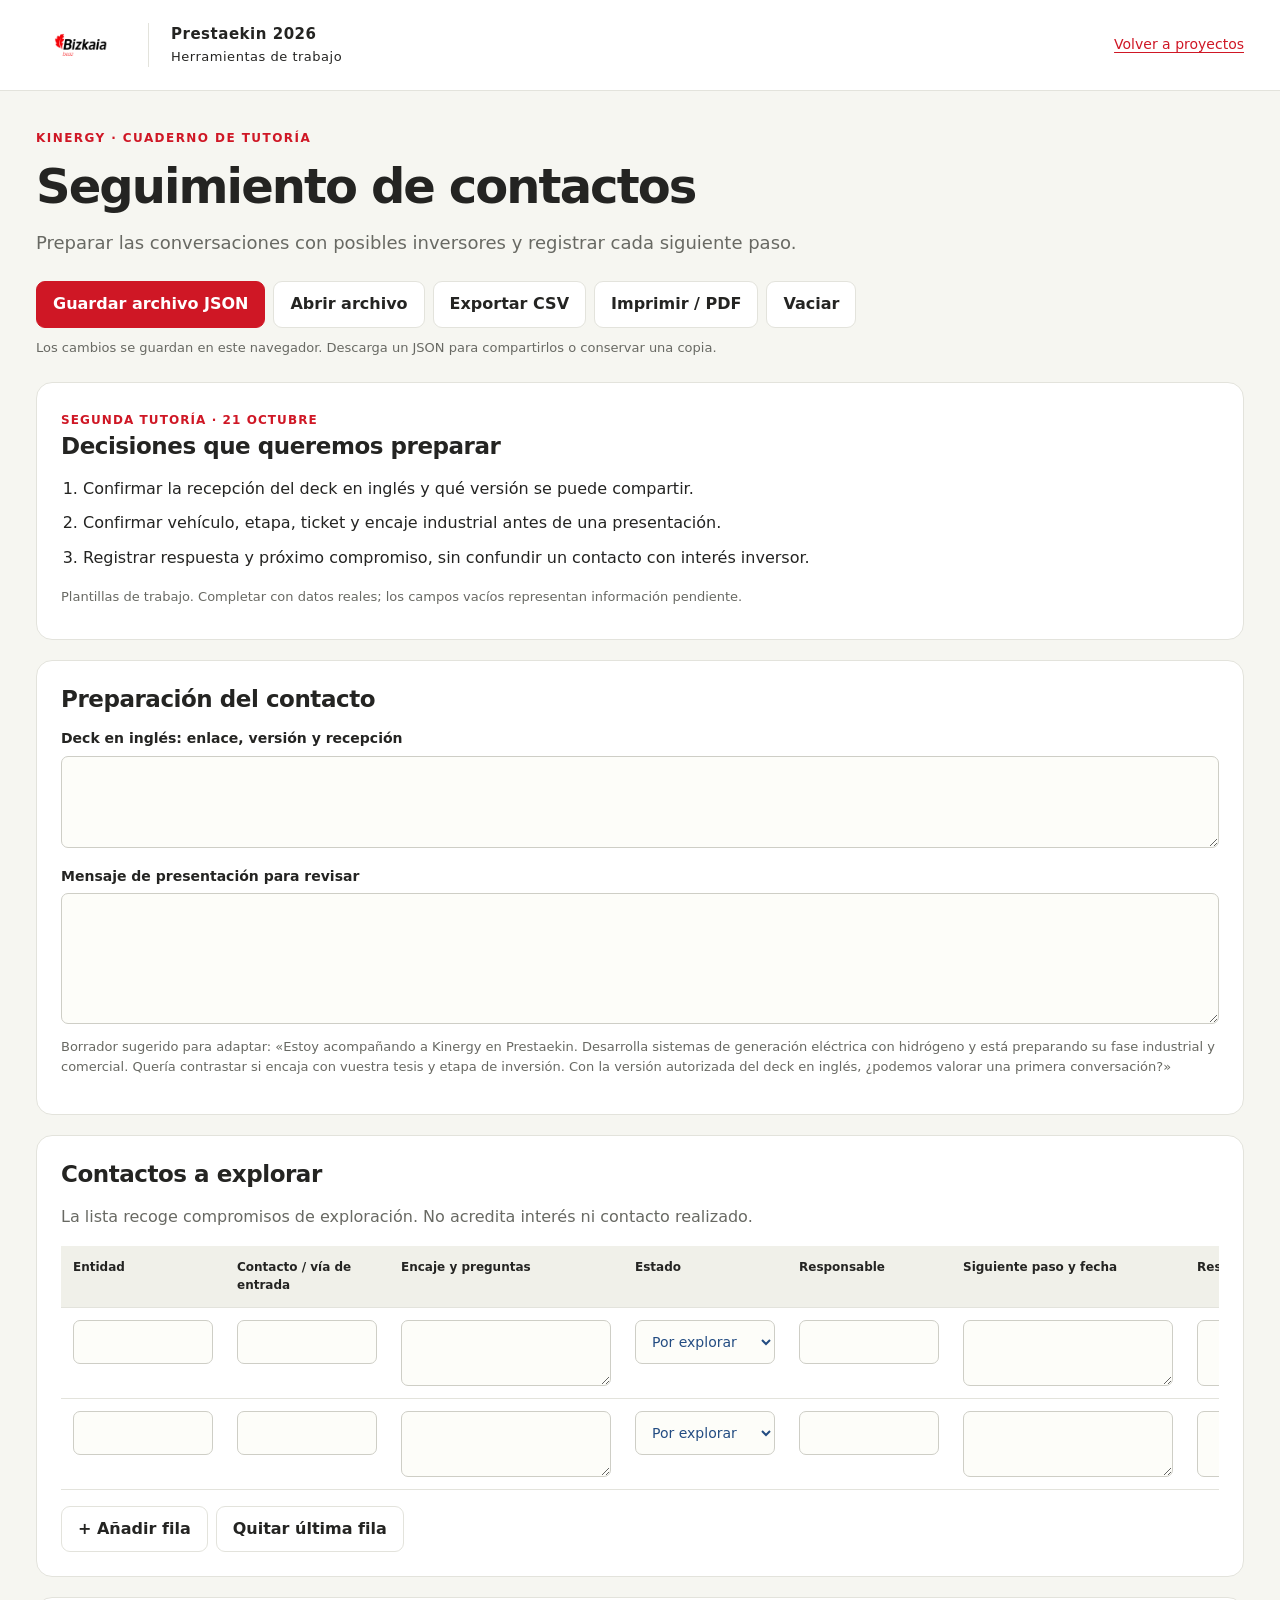
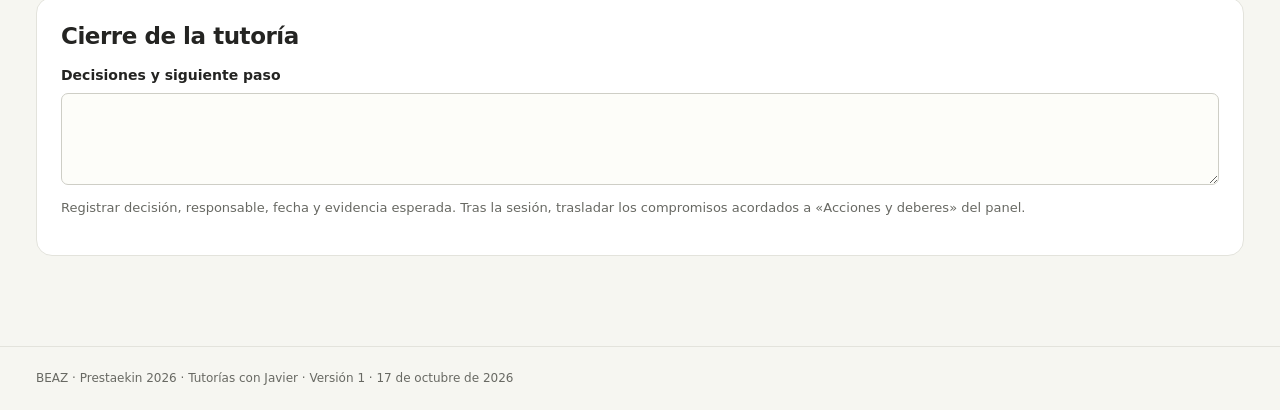
<file: tools/kinergy-contactos.html>
<!doctype html><html lang="es"><head><meta charset="UTF-8"><meta name="viewport" content="width=device-width,initial-scale=1"><meta name="robots" content="noindex,nofollow"><title>Kinergy · Seguimiento de contactos</title><style>:root{--red:#cf1725;--ink:#242422;--muted:#686963;--line:#e3e3dc;--paper:#f6f6f1;--rose:#fff1f2;--green:#21624a;--blue:#234c82;--radius:16px}*{box-sizing:border-box}body{margin:0;background:var(--paper);font:16px/1.55 system-ui,-apple-system,BlinkMacSystemFont,'Segoe UI',sans-serif;color:var(--ink)}button,input,textarea,select{font:inherit}button,a{touch-action:manipulation}a{color:var(--red);text-underline-offset:3px}button{cursor:pointer;border:1px solid var(--line);background:white;color:var(--ink);padding:10px 16px;border-radius:9px;font-weight:600}button:hover{border-color:var(--red)}button.primary{background:var(--red);border-color:var(--red);color:white}button:disabled{opacity:.45;cursor:not-allowed}button:focus-visible,a:focus-visible,input:focus-visible,textarea:focus-visible,select:focus-visible{outline:3px solid #145fab;outline-offset:3px}header{background:white;border-bottom:1px solid var(--line)}.brand{max-width:1440px;margin:auto;display:flex;align-items:center;gap:22px;padding:18px 36px}.brand img{width:90px;height:54px;object-fit:contain}.brand-text{border-left:1px solid var(--line);padding-left:22px;font-size:13px;letter-spacing:.04em}.brand-text strong{display:block;font-size:15px}.brand>a{margin-left:auto;font-size:14px}main{max-width:1440px;margin:auto;padding:38px 36px 70px}.eyebrow{font-size:12px;letter-spacing:.12em;text-transform:uppercase;font-weight:700;color:var(--red);margin:0 0 12px}h1{font-size:clamp(30px,4vw,48px);line-height:1.12;letter-spacing:-.04em;margin:0 0 16px;font-weight:700}h2{font-size:23px;line-height:1.25;margin:0 0 14px;letter-spacing:-.02em}h3{font-size:16px;margin:0 0 12px}.lede{max-width:850px;font-size:18px;color:var(--muted);margin:0 0 24px}.toolbar{display:flex;flex-wrap:wrap;gap:8px;align-items:center;margin:18px 0 10px}.save-status,.small,small{font-size:13px;color:var(--muted)}.save-status{min-height:22px;margin-bottom:22px}.notice{padding:16px 20px;border-left:4px solid var(--red);border-radius:4px 12px 12px 4px;background:var(--rose);margin:20px 0}.notice.neutral{background:#eeeee8;border-color:#8d8e83}.notice strong{display:block;margin-bottom:3px}.tabs{display:flex;gap:6px;overflow:auto;border-bottom:1px solid var(--line);margin:26px 0;padding-bottom:10px}.tabs button{white-space:nowrap;background:transparent;border:0;color:var(--muted)}.tabs button[aria-selected=true]{background:var(--rose);color:var(--red)}.panel{background:white;border:1px solid var(--line);border-radius:var(--radius);padding:24px;margin:20px 0}.panel>p:first-of-type{color:var(--muted)}.grid{display:grid;grid-template-columns:repeat(2,minmax(0,1fr));gap:22px}.grid.three{grid-template-columns:repeat(3,minmax(0,1fr))}.grid>.panel{margin:0}.fields{display:grid;grid-template-columns:repeat(2,minmax(0,1fr));gap:18px}.field{display:block;font-size:14px;font-weight:600}.field.full{grid-column:1/-1}.field small{display:block;font-weight:400;margin-top:5px}.field input,.field textarea,.field select,td input,td textarea,td select{display:block;width:100%;margin-top:6px;border:1px solid #cecec6;border-radius:7px;background:#fdfdf9;padding:10px 12px;color:var(--blue);min-height:44px}.field textarea{min-height:92px;resize:vertical}.field input:invalid:not(:placeholder-shown){border-color:var(--red)}.unit{font-weight:400;color:var(--muted)}.metrics{display:grid;grid-template-columns:repeat(4,minmax(0,1fr));gap:16px;margin:22px 0}.metric{background:white;padding:22px;border:1px solid var(--line);border-radius:var(--radius)}.metric.featured{background:var(--red);color:white;border-color:var(--red)}.metric span{font-size:13px;display:block}.metric strong{display:block;font-size:clamp(22px,2.6vw,34px);letter-spacing:-.04em;line-height:1.3;margin:8px 0}.metric small{display:block}.metric.featured small{color:#ffe6e8}.table-wrap{overflow:auto;margin:16px 0;max-width:100%}table{width:100%;border-collapse:collapse;text-align:left;font-size:14px}thead{background:#f0f0e9}th,td{padding:12px;vertical-align:top;border-bottom:1px solid var(--line)}th{font-size:12px;font-weight:700}tbody th{font-size:14px}td input,td textarea,td select{min-width:140px;font-size:14px;margin:0}td input[type=number]{min-width:115px}td textarea{min-width:210px;min-height:66px;resize:vertical}.numeric{text-align:right;font-variant-numeric:tabular-nums}.negative{color:var(--red);font-weight:700}.positive{color:var(--green);font-weight:700}.section-label{color:var(--red);font-size:12px;font-weight:700;letter-spacing:.09em}.chart{width:100%;height:auto}.chart text{font-family:system-ui,sans-serif;font-size:13px;fill:var(--ink)}.legend{display:flex;gap:18px;font-size:13px;margin-bottom:8px}.dot{display:inline-block;width:10px;height:10px;border-radius:50%;background:var(--red);margin-right:7px}.dot.grey{background:#6b716a}.link-card{display:block;text-decoration:none;color:var(--ink);padding:26px;background:white;border:1px solid var(--line);border-radius:var(--radius);transition:transform .15s}.link-card:hover{transform:translateY(-3px);border-color:var(--red)}.link-card strong{display:block;font-size:26px;letter-spacing:-.03em;margin:10px 0}.link-card span{color:var(--muted);display:block}.link-card .arrow{color:var(--red);font-size:22px;margin-top:16px}details{border-top:1px solid var(--line);padding:16px 0}summary{cursor:pointer;font-weight:600}.two-col{columns:2;column-gap:32px}.error{color:var(--red);font-weight:600}.empty{padding:36px;text-align:center;color:var(--muted);border:1px dashed #cfcfc5;border-radius:14px}footer{max-width:1440px;margin:auto;padding:22px 36px;border-top:1px solid var(--line);font-size:12px;color:var(--muted)}.no-break{break-inside:avoid}.tag{display:inline-block;padding:4px 10px;border-radius:20px;background:var(--rose);color:var(--red);font-size:12px;font-weight:700}.table-toolbar{display:flex;gap:8px}.compact p{margin:8px 0}.numbered{padding-left:22px}.numbered li{margin:10px 0}[hidden]{display:none!important}.report-only{display:none}@media(max-width:800px){main{padding:28px 18px 50px}.brand{padding:16px 18px;gap:12px}.brand-text{padding-left:12px}.brand>a{font-size:12px}.grid,.grid.three{grid-template-columns:1fr}.metrics{grid-template-columns:repeat(2,minmax(0,1fr))}.panel{padding:20px}.two-col{columns:1}.fields{grid-template-columns:1fr}h1{font-size:34px}.metric{padding:16px}.toolbar button{font-size:13px;padding:9px 12px}}@media print{@page{size:A4 landscape;margin:12mm}body{font-size:11px;background:white}.brand{padding:0 0 12px}.brand>a,.toolbar,.tabs,.save-status,.table-toolbar,button,.no-print{display:none!important}main{padding:14px 0;max-width:none}h1{font-size:28px}h2{font-size:19px}.panel{padding:14px;margin:12px 0}.metrics{gap:8px}.metric{padding:12px}.metric strong{font-size:23px}.table-wrap{overflow:visible}table{font-size:10px;table-layout:fixed}th,td{padding:6px;overflow-wrap:anywhere}td input,td textarea,td select{min-width:0;font-size:10px;padding:3px}input,textarea,select{border:0!important;min-width:0!important;background:white!important;color:black!important}.report-only{display:block}.chart{max-height:210px}.panel,.metric{break-inside:avoid}.panel:has(table){break-inside:auto}thead{display:table-header-group}tr{break-inside:avoid}.grid.three{grid-template-columns:repeat(3,1fr)}footer{padding:10px 0}}

.tool-confirm{position:fixed;inset:0;z-index:9999;display:grid;place-items:center;padding:24px;background:#25252580}.tool-confirm>div{max-width:560px;width:100%;background:white;padding:28px;border-radius:14px;box-shadow:0 10px 60px #0004}.tool-confirm h2{margin-bottom:16px}.tool-confirm p{line-height:1.6;margin-bottom:22px}.tool-confirm .toolbar{justify-content:flex-end;margin:0}
</style></head><body><header><div class="brand"><img src="[data-uri]" alt="BEAZ Bizkaia"><div class="brand-text"><strong>Prestaekin 2026</strong>Herramientas de trabajo</div><a href="../../Inicio.html">Volver a proyectos</a></div></header><main><p class="eyebrow">Kinergy · Cuaderno de tutoría</p><h1>Seguimiento de contactos</h1><p class="lede">Preparar las conversaciones con posibles inversores y registrar cada siguiente paso.</p><div class="toolbar"><button id="save-file" class="primary">Guardar archivo JSON</button><button id="load-file">Abrir archivo</button><button id="export-csv">Exportar CSV</button><button id="print">Imprimir / PDF</button><button id="reset">Vaciar</button><input id="import-file" type="file" accept=".json,application/json" hidden></div><div id="save-status" class="save-status" role="status" aria-live="polite"></div><div id="example-note" class="notice" hidden><strong>Ejemplo ficticio</strong>Las cifras solo demuestran el funcionamiento. No representan costes ni prestaciones de Kinergy.</div><div id="content"></div></main><footer>BEAZ · Prestaekin 2026 · Tutorías con Javier · Versión 1 · 17 de octubre de 2026</footer><script>const CONFIG={"version":1,"date":"17 de octubre de 2026","id":"kinergy-contactos","company":"kinergy","title":"Kinergy · Seguimiento de contactos","subtitle":"Preparar las conversaciones con posibles inversores y registrar cada siguiente paso.","type":"workbook","defaults":{},"fields":[{"id":"deck","label":"Deck en inglés: enlace, versión y recepción","type":"textarea","full":true},{"id":"pitch","label":"Mensaje de presentación para revisar","type":"textarea","full":true,"rows":5},{"id":"decision","label":"Decisiones y siguiente paso","type":"textarea","full":true}],"tables":[{"id":"contacts","title":"Contactos a explorar","help":"La lista recoge compromisos de exploración. No acredita interés ni contacto realizado.","columns":[{"id":"entity","label":"Entidad","type":"text"},{"id":"person","label":"Contacto / vía de entrada","type":"text"},{"id":"fit","label":"Encaje y preguntas","type":"textarea"},{"id":"status","label":"Estado","type":"select","options":["Por explorar","Pendiente de deck","Contactado","Reunión","Descartado"]},{"id":"owner","label":"Responsable","type":"text"},{"id":"next","label":"Siguiente paso y fecha","type":"textarea"},{"id":"evidence","label":"Respuesta / evidencia","type":"textarea"}],"rows":2,"seed":[{"status":"Por explorar"},{"status":"Por explorar"}]}],"agenda":["Confirmar la recepción del deck en inglés y qué versión se puede compartir.","Confirmar vehículo, etapa, ticket y encaje industrial antes de una presentación.","Registrar respuesta y próximo compromiso, sin confundir un contacto con interés inversor."]};
(function (root) {
  'use strict';
  const models = {};
  function number(value, label, min = 0, max = Infinity, integer = false) {
    if (value === '' || value === null || value === undefined) throw new Error('Falta: ' + label);
    const n = Number(value);
    if (!Number.isFinite(n) || n < min || n > max || (integer && !Number.isInteger(n)))
      throw new Error('Revisa ' + label + (integer ? ': usa un entero.' : ': valor fuera de rango.'));
    return n;
  }
  models.tco = function (input) {
    const years = number(input.years, 'horizonte (1–30 años)', 1, 30, true);
    const hours = number(input.hours, 'horas/año (1–8.760)', 1, 8760);
    const power = number(input.power, 'potencia neta de referencia', 0.001, 100000);
    const load = number(input.load, 'carga media (mayor que 0 y hasta 100 %)', 0.001, 100);
    const annualEnergy = hours * power * load / 100;
    const totalHours = hours * years;
    function technology(raw, title) {
      const p = {};
      const fields = {equipment:'equipo', installation:'integración e instalación', infrastructure:'infraestructura y almacenamiento', fuel:'precio del combustible', consumption:'consumo por kWh neto', maintenance:'mantenimiento variable', fixed:'costes fijos anuales', life:'horas entre reposiciones', replacement:'coste de reposición', residual:'valor residual'};
      for (const [key,label] of Object.entries(fields)) p[key] = number(raw?.[key], title+' · '+label, key==='consumption'?0.000001:key==='life'?1:0);
      const initial = p.equipment + p.installation + p.infrastructure;
      if (p.residual > initial) throw new Error(title+': el valor residual no puede superar la inversión inicial de este modelo.');
      const quantity = annualEnergy * p.consumption;
      const fuelAnnual = quantity * p.fuel;
      const maintenanceAnnual = hours * p.maintenance + p.fixed;
      // Replacements are incurred when the next operating cycle starts. None at the exact horizon end.
      const replacementCount = Math.max(0, Math.ceil(totalHours / p.life - 1e-10) - 1);
      if (replacementCount > 10000) throw new Error(title+': revisa las horas entre reposiciones.');
      const replacementByYear = Array(years).fill(0);
      for (let k=1; k<=replacementCount; k++) replacementByYear[Math.min(years-1,Math.floor(k*p.life/hours))] += p.replacement;
      let cumulative = initial;
      const flows = [{year:0, fuel:0, maintenance:0, replacement:0, residual:0, cost:initial, cumulative}];
      for (let i=0; i<years; i++) {
        const residual = i === years-1 ? p.residual : 0;
        const cost = fuelAnnual + maintenanceAnnual + replacementByYear[i] - residual;
        cumulative += cost;
        flows.push({year:i+1,fuel:fuelAnnual,maintenance:maintenanceAnnual,replacement:replacementByYear[i],residual,cost,cumulative});
      }
      const breakdown = {initial, fuel:fuelAnnual*years, maintenance:maintenanceAnnual*years, replacement:replacementCount*p.replacement, residual:p.residual};
      return {initial,quantity,fuelAnnual,maintenanceAnnual,replacementCount,flows,breakdown,total:cumulative,perKwh:cumulative/(annualEnergy*years)};
    }
    const hydrogen = technology(input.hydrogen,'Hidrógeno');
    const diesel = technology(input.diesel,'Grupo electrógeno');
    const totalKg = hydrogen.quantity * years;
    const nonFuelH2 = hydrogen.total-hydrogen.breakdown.fuel;
    const breakEvenPrice = (diesel.total - nonFuelH2) / totalKg;
    const sensitivity = [0.5,0.75,1,1.25,1.5].map(factor=>({price:Number(input.hydrogen.fuel)*factor,total:nonFuelH2+totalKg*Number(input.hydrogen.fuel)*factor}));
    return {years,hours,power,load,annualEnergy,totalEnergy:annualEnergy*years,totalHours,hydrogen,diesel,difference:hydrogen.total-diesel.total,breakEvenPrice,sensitivity};
  };
  models.cash = function (opening, receipts, payments) {
    let balance=number(opening,'saldo inicial',0);
    if (receipts.length!==payments.length) throw new Error('Los periodos de caja no coinciden.');
    return receipts.map((r,i)=>{
      const start=balance;
      const income=r.reduce((s,v)=>s+number(v,'cobro '+(i+1),0),0);
      const expense=payments[i].reduce((s,v)=>s+number(v,'pago '+(i+1),0),0);
      balance+=income-expense;
      return {opening:start,income,expense,net:income-expense,closing:balance};
    });
  };
  models.kit = function(p){
    const price=number(p.price,'precio neto por kit',0.000001),materials=number(p.materials,'materiales'),hours=number(p.hours,'horas por kit'),hourCost=number(p.hourCost,'coste por hora'),other=number(p.other,'otros costes variables'),fixed=number(p.fixed,'coste fijo mensual');
    const unitCost=materials+hours*hourCost+other,contribution=price-unitCost;
    return {unitCost,contribution,margin:contribution/price,breakEven:contribution>0?Math.ceil(fixed/contribution):null};
  };
  models.bonus = function(target,gate,rows){
    const budget=number(target,'incentivo objetivo');
    let weight=0,score=0;
    if(!Array.isArray(rows)||!rows.length)throw Error('Añade al menos un objetivo.');
    for(const r of rows){
      const w=number(r.weight,'peso del objetivo',0,100),a=number(r.actual,'resultado'),t=number(r.target,'objetivo'),b=number(r.threshold,'umbral');
      if(!['Sube','Baja'].includes(r.direction))throw Error('Indica la dirección del objetivo.');
      if((r.direction==='Sube'&&t<=b)||(r.direction==='Baja'&&t>=b))throw Error('El objetivo debe mejorar el umbral en la dirección elegida.');
      weight+=w;score+=w/100*Math.max(0,Math.min(1,(a-b)/(t-b)));
    }
    if(Math.abs(weight-100)>1e-6)throw Error('Los pesos deben sumar 100 %. Ahora suman '+weight+' %.');
    if(!['Pendiente de revisar','Cumplidas','No cumplidas'].includes(gate))throw Error('Revisa las condiciones de pago.');
    const potential=budget*score;
    return {score,potential,payout:gate==='Pendiente de revisar'?null:gate==='Cumplidas'?potential:0};
  };
  if(typeof module!=='undefined' && module.exports) module.exports=models;
  else root.BeazModels=models;
})(typeof globalThis!=='undefined'?globalThis:this);

'use strict';
const $=id=>document.getElementById(id);
const esc=s=>String(s??'').replace(/[&<>"']/g,c=>({'&':'&amp;','<':'&lt;','>':'&gt;','"':'&quot;',"'":'&#39;'}[c]));
const eur=n=>new Intl.NumberFormat('es-ES',{style:'currency',currency:'EUR',maximumFractionDigits:0}).format(n);
const num=(n,d=1)=>new Intl.NumberFormat('es-ES',{maximumFractionDigits:d}).format(n);
const storageKey='beaz-work-v1-'+CONFIG.id;
const embedded=window.parent!==window && new URLSearchParams(location.search).get('embed')==='1';
const channel=new URLSearchParams(location.search).get('channel')||'';
function bridge(type,data){if(embedded)window.parent.postMessage({beazTool:true,channel,toolId:CONFIG.id,type,...data},'*');}
function blankState(){return {schema:1,project:CONFIG.id,values:{...(CONFIG.defaults||{})},tables:Object.fromEntries((CONFIG.tables||[]).map(t=>[t.id,Array.from({length:t.rows||4},(_,i)=>({...((t.seed||[])[i]||{})}))])),example:false};}
let state=blankState(),storageAvailable=true;
function validated(raw){
 if(!raw||raw.schema!==1||raw.project!==CONFIG.id||typeof raw.values!=='object'||!raw.values||!raw.tables||typeof raw.tables!=='object')throw Error('El archivo no corresponde a esta herramienta.');
 const safe=blankState();
 for(const field of CONFIG.fields||[]){const value=raw.values[field.id];if(value!==undefined){if(!['string','number'].includes(typeof value)||String(value).length>20000)throw Error('Dato no válido: '+field.id);safe.values[field.id]=String(value);}}
 for(const t of CONFIG.tables||[]){const rows=raw.tables[t.id];if(!Array.isArray(rows)||rows.length>300)throw Error('Tabla no válida: '+t.id);safe.tables[t.id]=rows.map(row=>{const clean={};for(const col of t.columns){const value=row?.[col.id];if(value!==undefined){if(!['string','number'].includes(typeof value)||String(value).length>20000)throw Error('Celda no válida.');clean[col.id]=String(value);}}return clean;});}
 safe.example=raw.example===true;return safe;
}
try{if(!embedded){const raw=localStorage.getItem(storageKey);if(raw)state=validated(JSON.parse(raw));}}catch{storageAvailable=false;}
function persist(){
 if(embedded){bridge('changed',{state});$('save-status').textContent='Cambios enviados al panel para guardar. Consulta el estado de guardado encima de la herramienta.';return;}
 try{localStorage.setItem(storageKey,JSON.stringify(state));storageAvailable=true;$('save-status').textContent='Guardado en este navegador · '+new Date().toLocaleTimeString('es-ES',{hour:'2-digit',minute:'2-digit'})+'. Descarga el JSON para conservar una copia o usar otro equipo.';}
 catch{storageAvailable=false;$('save-status').textContent='Este navegador no permite guardar aquí. Usa «Guardar archivo» antes de cerrar.';}
}
function ask(message){return new Promise(resolve=>{const previous=document.activeElement;const layer=document.createElement('div');layer.className='tool-confirm no-print';layer.innerHTML='<div role="alertdialog" aria-modal="true" aria-labelledby="confirm-title" aria-describedby="confirm-message"><h2 id="confirm-title">Confirma el cambio</h2><p id="confirm-message"></p><div class="toolbar"><button data-answer="no">Cancelar</button><button class="primary" data-answer="yes">Continuar</button></div></div>';layer.querySelector('p').textContent=message;document.body.append(layer);const buttons=layer.querySelectorAll('button');function close(value){layer.remove();previous?.focus();resolve(value);}layer.addEventListener('click',e=>{const answer=e.target.closest('[data-answer]');if(answer)close(answer.dataset.answer==='yes');});layer.addEventListener('keydown',e=>{if(e.key==='Escape'){e.preventDefault();close(false);}if(e.key==='Tab'){e.preventDefault();(document.activeElement===buttons[0]?buttons[1]:buttons[0]).focus();}});buttons[0].focus();});}
function download(name,content,type){const blob=new Blob([content],{type});const url=URL.createObjectURL(blob);const a=document.createElement('a');a.href=url;a.download=name;a.click();setTimeout(()=>URL.revokeObjectURL(url),1500);}
function csvCell(v){let s=String(v??'');if(/^[=+@\t\r]/.test(s)||(/^\-/.test(s)&&!/^\-?\d+(\.\d+)?$/.test(s)))s="'"+s;return '"'+s.replace(/"/g,'""')+'"';}
function csv(rows){return '\ufeff'+rows.map(r=>r.map(csvCell).join(';')).join('\r\n');}
function fieldHTML(f){const val=state.values[f.id]??'';const id='f-'+f.id;let input;
 if(f.type==='textarea')input=`<textarea id="${id}" data-field="${f.id}" rows="${f.rows||3}">${esc(val)}</textarea>`;
 else if(f.type==='select')input=`<select id="${id}" data-field="${f.id}">${f.options.map(o=>`<option value="${esc(o)}" ${val===o?'selected':''}>${esc(o)}</option>`).join('')}</select>`;
 else input=`<input id="${id}" data-field="${f.id}" type="${f.type||'text'}" value="${esc(val)}" ${f.type==='number'?'min="'+(f.min??0)+'" step="'+(f.step||'any')+'"':''} ${f.max!==undefined?'max="'+f.max+'"':''} placeholder="${esc(f.placeholder||'Por completar')}">`;
 return `<label class="field ${f.full?'full':''}" for="${id}">${esc(f.label)}${f.unit?` <span class="unit">(${esc(f.unit)})</span>`:''}${input}${f.help?`<small>${esc(f.help)}</small>`:''}</label>`;
}
function fieldsHTML(ids){return '<div class="fields">'+ids.map(id=>fieldHTML(CONFIG.fields.find(f=>f.id===id))).join('')+'</div>';}
function tableHTML(t){const rows=state.tables[t.id];return `<div class="table-wrap"><table><thead><tr>${t.columns.map(c=>'<th scope="col">'+esc(c.label)+'</th>').join('')}</tr></thead><tbody>${rows.map((r,i)=>'<tr>'+t.columns.map(c=>{
 const attrs=`data-table="${t.id}" data-row="${i}" data-col="${c.id}" aria-label="${esc(c.label)} · fila ${i+1}"`,v=r[c.id]??'';
 let control=c.type==='select'?`<select ${attrs}>${(c.options||[]).map(o=>`<option ${v===o?'selected':''}>${esc(o)}</option>`).join('')}</select>`:c.type==='textarea'?`<textarea ${attrs} rows="2">${esc(v)}</textarea>`:`<input ${attrs} type="${c.type||'text'}" value="${esc(v)}" ${c.type==='number'?'min="0" step="any"':''}>`;
 return '<td>'+control+'</td>';
 }).join('')+'</tr>').join('')}</tbody></table></div>${t.fixed?'':`<div class="table-toolbar no-print"><button data-add="${t.id}">+ Añadir fila</button><button data-remove="${t.id}">Quitar última fila</button></div>`}`;}
function tablePanel(id){const t=CONFIG.tables.find(t=>t.id===id);return `<section class="panel"><h2>${esc(t.title)}</h2><p>${esc(t.help||'')}</p><div id="table-${id}">${tableHTML(t)}</div></section>`;}
function commonEvents(){
 document.addEventListener('input',e=>{const el=e.target;if(el.dataset.field){state.values[el.dataset.field]=el.value;persist();update();}else if(el.dataset.table){state.tables[el.dataset.table][Number(el.dataset.row)][el.dataset.col]=el.value;persist();update();}});
 document.addEventListener('click',async e=>{const b=e.target.closest('button');if(!b)return;const id=b.dataset.add||b.dataset.remove;if(id){if(b.dataset.add){if(state.tables[id].length>=300)return;state.tables[id].push({});}else{const r=state.tables[id];if(r.length<=1)return;if(Object.values(r.at(-1)).some(Boolean)&&!await ask('La última fila contiene información. ¿Quieres quitarla?'))return;r.pop();}const t=CONFIG.tables.find(t=>t.id===id);$('table-'+id).innerHTML=tableHTML(t);persist();update();}});
 $('save-file').onclick=()=>download(CONFIG.id+'-'+new Date().toISOString().slice(0,10)+'.json',JSON.stringify(state,null,2),'application/json');
 $('load-file').onclick=()=>$('import-file').click();
 $('import-file').onchange=async e=>{try{const f=e.target.files[0];if(!f)return;if(f.size>3*1024*1024)throw Error('El archivo supera 3 MB.');const next=validated(JSON.parse(await f.text()));if(!await ask('Se sustituirán los datos actuales por los del archivo. ¿Continuar?'))return;state=next;render();persist();update();}catch(err){$('save-status').textContent='No se ha abierto el archivo: '+err.message;}finally{e.target.value='';}};
 $('print').onclick=()=>window.print();
 $('reset').onclick=async()=>{if(!await ask('¿Vaciar esta herramienta? Guarda antes el archivo si quieres conservar los datos.'))return;state=blankState();render();persist();update();};
 $('export-csv').onclick=()=>{let rows=[['Proyecto',CONFIG.title],['Tipo de datos',state.example?'EJEMPLO FICTICIO':'Introducidos por el usuario'],[],['Campo','Valor','Unidad']];for(const f of CONFIG.fields||[])rows.push([f.label,state.values[f.id]??'',f.unit||'']);for(const t of CONFIG.tables||[]){rows.push([],['TABLA',t.title],t.columns.map(c=>c.label));for(const r of state.tables[t.id])rows.push(t.columns.map(c=>r[c.id]??''));}if(typeof exportResults==='function')rows.push(...exportResults());download(CONFIG.id+'.csv',csv(rows),'text/csv;charset=utf-8');};
 $('save-status').textContent=storageAvailable?'Los cambios se guardan en este navegador. Descarga un JSON para compartirlos o conservar una copia.':'Usa «Guardar archivo» para conservar los datos; el guardado del navegador no está disponible.';
 if(embedded){
   document.querySelector('header').hidden=true;
   $('content').inert=true;
   document.querySelector('.toolbar').inert=true;
   $('save-status').textContent='Cargando la versión compartida…';
   window.addEventListener('message',e=>{const m=e.data;if(e.source!==window.parent||!m?.beazTool||m.channel!==channel||m.toolId!==CONFIG.id)return;
     if(m.type==='init'){try{state=m.state?validated(m.state):blankState();render();update();$('content').inert=false;document.querySelector('.toolbar').inert=false;$('save-status').textContent='Datos compartidos con Javier y vuestro equipo. Los cambios se guardan en el panel.';}catch(err){$('save-status').textContent='No se pueden abrir los datos: '+err.message;}}
     if(m.type==='saved')$('save-status').textContent='Guardado compartido confirmado · '+new Date().toLocaleTimeString('es-ES',{hour:'2-digit',minute:'2-digit'});
   });
   bridge('ready',{});
 }
}

let cashResult=null;
function render(){
 let html='<section class="panel compact"><span class="section-label">SEGUNDA TUTORÍA · 21 OCTUBRE</span><h2>Decisiones que queremos preparar</h2><ol class="numbered">'+CONFIG.agenda.map(x=>'<li>'+esc(x)+'</li>').join('')+'</ol><p class="small">Plantillas de trabajo. Completar con datos reales; los campos vacíos representan información pendiente.</p></section>';
 const cash=CONFIG.fields.some(f=>f.id==='cash_open');
 if(CONFIG.id==='auziker-cuaderno'){html+=tablePanel('sales')+tablePanel('interviews')+'<section class="panel"><h2>Foco comercial elegido</h2>'+fieldsHTML(['choice'])+'</section><section class="panel"><h2>Coste completo y contribución por kit</h2><p>Precio sin IVA. Incluye mano de obra y costes variables; no vuelvas a meterlos en costes fijos.</p>'+fieldsHTML(CONFIG.fields.filter(f=>f.id.startsWith('kit_')).map(f=>f.id))+'<div id="kit-result" class="notice neutral"></div></section>'+tablePanel('team');}
 if(CONFIG.id==='ds4t-cuaderno')html+=tablePanel('clients')+'<section class="panel"><h2>Oferta de entrada: una página</h2>'+fieldsHTML(CONFIG.fields.filter(f=>f.id.startsWith('offer_')).map(f=>f.id))+'</section>'+tablePanel('interviews');
 if(cash)html+='<section class="panel"><h2>Caja a seis meses</h2><p>Importes de cobro y pago. El escenario alternativo elimina solo los nuevos encargos previstos en los dos primeros meses; conserva los contratos existentes. No introduce retrasos adicionales de cobro.</p>'+fieldsHTML(['cash_open','cash_start','cash_mode','cash_sources'])+'<button class="no-print" id="zero-cash" style="margin-top:18px">Marcar importes de caja vacíos como 0</button></section>'+tablePanel('cash_in')+tablePanel('cash_out')+'<section id="cash-result"></section>';
 if(CONFIG.id==='olma-space-cuaderno')html+=tablePanel('products')+tablePanel('capacity')+'<section id="capacity-result"></section>'+tablePanel('pipeline');
 if(CONFIG.id==='kinergy-contactos')html+='<section class="panel"><h2>Preparación del contacto</h2>'+fieldsHTML(['deck','pitch'])+'<p class="small">Borrador sugerido para adaptar: «Estoy acompañando a Kinergy en Prestaekin. Desarrolla sistemas de generación eléctrica con hidrógeno y está preparando su fase industrial y comercial. Quería contrastar si encaja con vuestra tesis y etapa de inversión. Con la versión autorizada del deck en inglés, ¿podemos valorar una primera conversación?»</p></section>'+tablePanel('contacts');
 if(CONFIG.type==='incentives')html+='<section class="panel"><h2>Ficha del perfil</h2>'+fieldsHTML(['person','period','targetBonus','gate','quality'])+'</section>'+tablePanel('kpis')+'<section id="bonus-result"></section><section class="panel"><h2>Perfiles estratégicos y decisiones de socios</h2><p>La posible participación se trabaja por separado: contribución esperada, permanencia, salida, coste y efecto sobre socios. Revisar su instrumentación con la asesoría antes de formular una oferta.</p>'+fieldsHTML(['equity','approval'])+'</section>';
 html+='<section class="panel"><h2>Cierre de la tutoría</h2>'+fieldsHTML(['decision'])+'<p class="small">Registrar decisión, responsable, fecha y evidencia esperada. Tras la sesión, trasladar los compromisos acordados a «Acciones y deberes» del panel.</p></section>';
 $('content').innerHTML=html;
 if($('zero-cash'))$('zero-cash').onclick=async()=>{if(!await ask('Los importes vacíos pasarán a 0. Úsalo solo cuando no haya cobros o pagos en esas celdas. ¿Continuar?'))return;for(const id of ['cash_in','cash_out'])for(const row of state.tables[id])for(let i=1;i<=6;i++)if(!row['m'+i])row['m'+i]='0';render();persist();update();};
}
function monthNames(){const raw=state.values.cash_start;if(!/^\d{4}-(0[1-9]|1[0-2])$/.test(raw||''))throw Error('Completa el primer mes de caja.');return Array.from({length:6},(_,i)=>new Date(Number(raw.slice(0,4)),Number(raw.slice(5))-1+i,1).toLocaleDateString('es-ES',{month:'short',year:'2-digit'}));}
function update(){
 if($('cash-result')){try{const labels=monthNames(),receipts=[],payments=[];for(let i=1;i<=6;i++){receipts.push(state.tables.cash_in.map((r,j)=>state.values.cash_mode!=='Base'&&j===1&&i<=2?0:r['m'+i]));payments.push(state.tables.cash_out.map(r=>r['m'+i]));}cashResult=BeazModels.cash(state.values.cash_open,receipts,payments);const low=Math.min(...cashResult.map(x=>x.closing)),negative=cashResult.findIndex(x=>x.closing<0);$('cash-result').innerHTML='<section class="panel"><h2>Resultado de caja · '+esc(state.values.cash_mode)+'</h2><div class="metrics" style="grid-template-columns:repeat(3,1fr)"><div class="metric"><span>Saldo al final</span><strong>'+eur(cashResult.at(-1).closing)+'</strong></div><div class="metric"><span>Saldo mínimo al cierre mensual</span><strong class="'+(low<0?'negative':'')+'">'+eur(low)+'</strong></div><div class="metric"><span>Primer cierre con déficit</span><strong>'+(negative<0?'Ninguno':labels[negative])+'</strong></div></div><div class="table-wrap"><table><thead><tr><th>Concepto</th>'+labels.map(x=>'<th class="numeric">'+esc(x)+'</th>').join('')+'</tr></thead><tbody>'+[['Saldo inicial','opening'],['Cobros','income'],['Pagos','expense'],['Movimiento neto','net'],['Saldo final','closing']].map(([label,key])=>'<tr><th scope="row">'+label+'</th>'+cashResult.map(r=>'<td class="numeric '+(r[key]<0?'negative':'')+'">'+eur(r[key])+'</td>').join('')+'</tr>').join('')+'</tbody></table></div><p class="small">El saldo mensual puede ocultar tensiones dentro del mes. Comprueba las fechas de cobros y pagos relevantes. El mínimo no incluye el saldo anterior al primer mes.</p></section>';for(const id of ['cash_in','cash_out']){const th=$('table-'+id).querySelectorAll('thead th');labels.forEach((label,i)=>th[i+1].textContent=label);}}catch(e){cashResult=null;$('cash-result').innerHTML='<div class="empty"><h2>Caja pendiente de completar</h2><p>'+esc(e.message)+'</p></div>';}}
 if($('kit-result')){try{const r=BeazModels.kit(Object.fromEntries(['price','materials','hours','hourCost','other','fixed'].map(k=>[k,state.values['kit_'+k]])));$('kit-result').textContent='Coste variable completo: '+eur(r.unitCost)+'/kit · Contribución: '+eur(r.contribution)+'/kit ('+num(r.margin*100,1)+' %) · Equilibrio mensual: '+(r.breakEven===null?'no alcanzable con esta contribución':r.breakEven+' kits')+'.';}catch(e){$('kit-result').textContent=e.message;}}
 if($('capacity-result')){const out=state.tables.capacity.map(row=>{const vals=['available','services','product','sales','other'].map(k=>row[k]);if(vals.some(v=>v===''||v===undefined||!Number.isFinite(Number(v))||Number(v)<0))return (row.person||'Persona')+': faltan horas válidas.';const used=vals.slice(1).reduce((a,b)=>a+Number(b),0),free=Number(vals[0])-used;return (row.person||'Persona')+': '+num(used)+' h asignadas; '+(free<0?'exceso de '+num(-free):num(free)+' h libres')+'.';});$('capacity-result').innerHTML='<div class="notice neutral"><strong>Comprobación de capacidad semanal</strong>'+out.map(x=>'<p>'+esc(x)+'</p>').join('')+'</div>';}
 if($('bonus-result')){try{const r=BeazModels.bonus(state.values.targetBonus,state.values.gate,state.tables.kpis);$('bonus-result').innerHTML='<div class="notice neutral"><strong>Cumplimiento ponderado: '+num(r.score*100,1)+' %</strong><p>Variable calculado antes de condiciones: '+eur(r.potential)+'.</p><p>'+ (r.payout===null?'Pago pendiente de validar condiciones.':'Importe según las condiciones indicadas: '+eur(r.payout)+'.')+'</p><p class="small">Simulación para acordar un esquema. No crea derechos ni sustituye el acuerdo con la persona y la revisión de la asesoría.</p></div>';}catch(e){$('bonus-result').innerHTML='<div class="empty">'+esc(e.message)+'</div>';}}
}
function exportResults(){return cashResult?[[],['CAJA · '+state.values.cash_mode],['Mes','Inicial','Cobros','Pagos','Movimiento','Final'],...cashResult.map((r,i)=>[monthNames()[i],r.opening,r.income,r.expense,r.net,r.closing])]:[];}
render();commonEvents();update();
</script></body></html>
</file>
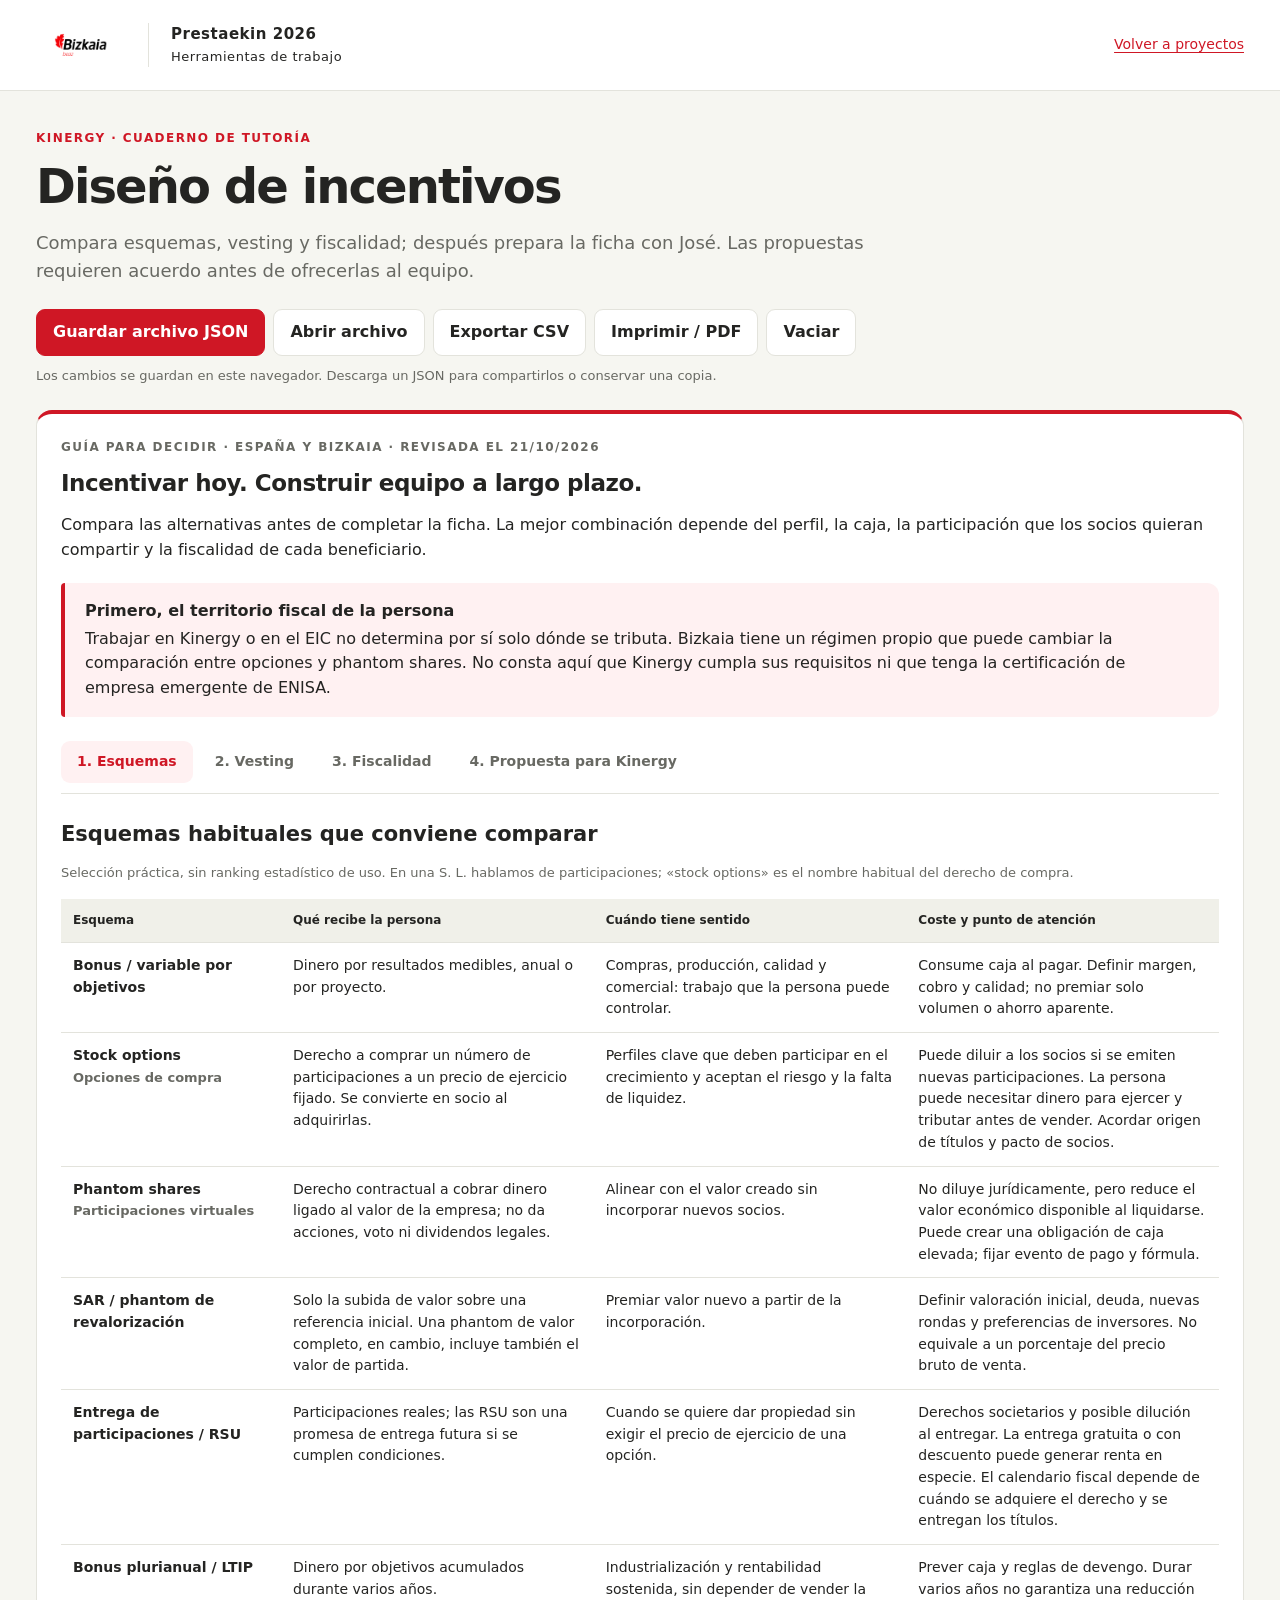
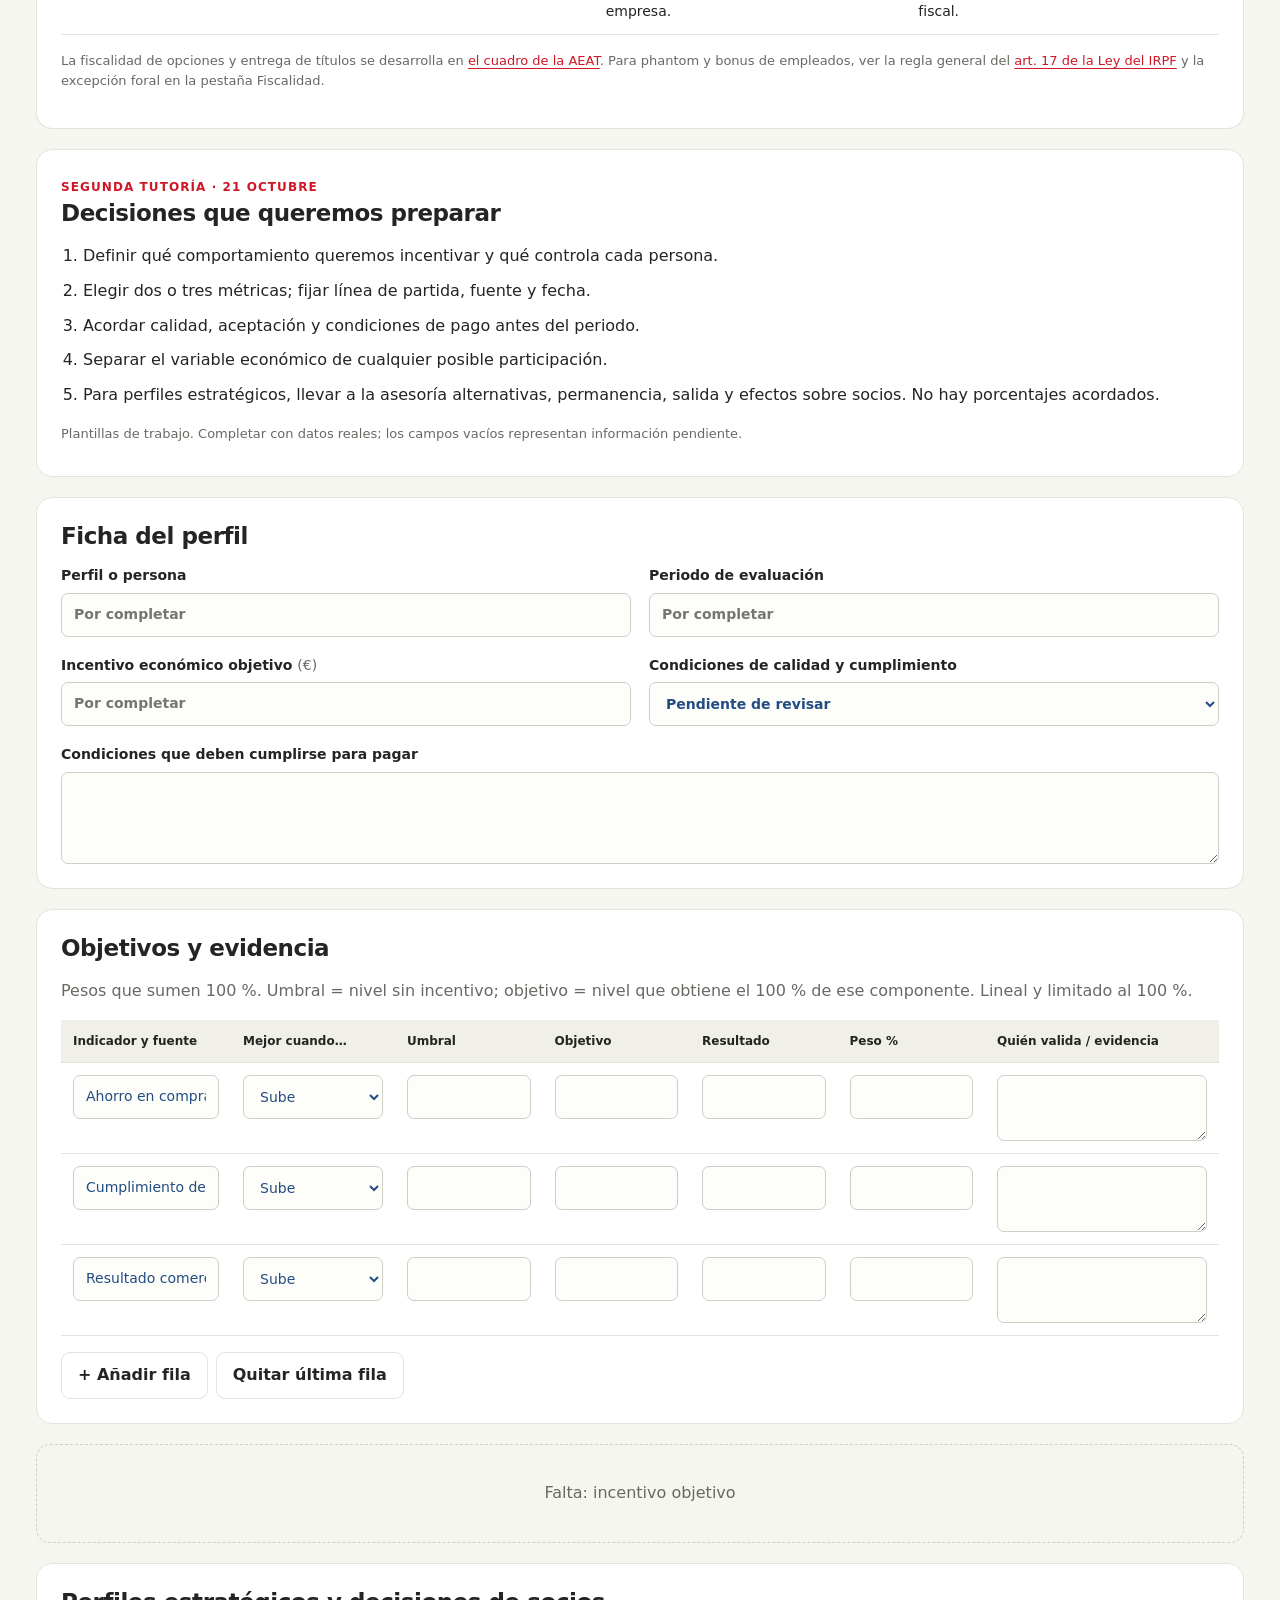
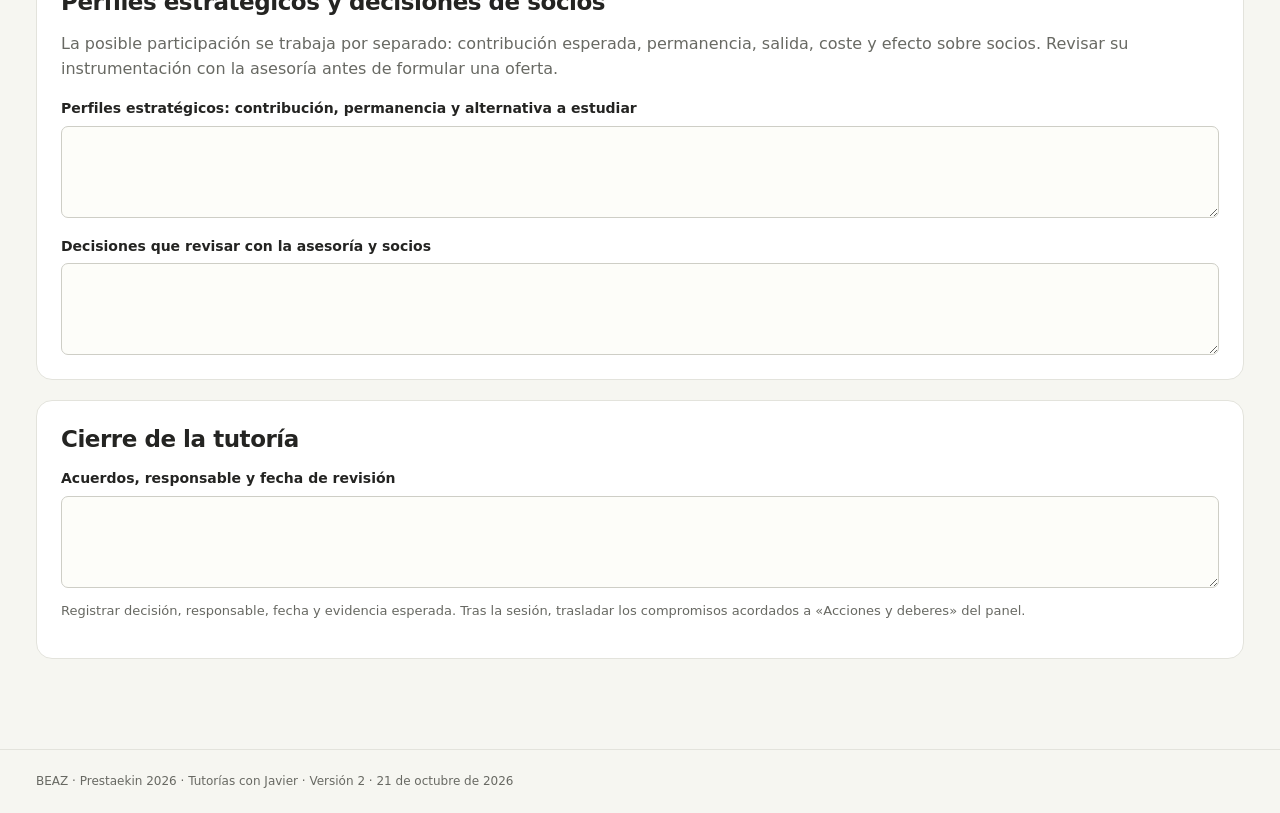
<file: tools/kinergy-incentivos.html>
<!doctype html><html lang="es"><head><meta charset="UTF-8"><meta name="viewport" content="width=device-width,initial-scale=1"><meta name="robots" content="noindex,nofollow"><title>Kinergy · Diseño de incentivos</title><style>:root{--red:#cf1725;--ink:#242422;--muted:#686963;--line:#e3e3dc;--paper:#f6f6f1;--rose:#fff1f2;--green:#21624a;--blue:#234c82;--radius:16px}*{box-sizing:border-box}body{margin:0;background:var(--paper);font:16px/1.55 system-ui,-apple-system,BlinkMacSystemFont,'Segoe UI',sans-serif;color:var(--ink)}button,input,textarea,select{font:inherit}button,a{touch-action:manipulation}a{color:var(--red);text-underline-offset:3px}button{cursor:pointer;border:1px solid var(--line);background:white;color:var(--ink);padding:10px 16px;border-radius:9px;font-weight:600}button:hover{border-color:var(--red)}button.primary{background:var(--red);border-color:var(--red);color:white}button:disabled{opacity:.45;cursor:not-allowed}button:focus-visible,a:focus-visible,input:focus-visible,textarea:focus-visible,select:focus-visible{outline:3px solid #145fab;outline-offset:3px}header{background:white;border-bottom:1px solid var(--line)}.brand{max-width:1440px;margin:auto;display:flex;align-items:center;gap:22px;padding:18px 36px}.brand img{width:90px;height:54px;object-fit:contain}.brand-text{border-left:1px solid var(--line);padding-left:22px;font-size:13px;letter-spacing:.04em}.brand-text strong{display:block;font-size:15px}.brand>a{margin-left:auto;font-size:14px}main{max-width:1440px;margin:auto;padding:38px 36px 70px}.eyebrow{font-size:12px;letter-spacing:.12em;text-transform:uppercase;font-weight:700;color:var(--red);margin:0 0 12px}h1{font-size:clamp(30px,4vw,48px);line-height:1.12;letter-spacing:-.04em;margin:0 0 16px;font-weight:700}h2{font-size:23px;line-height:1.25;margin:0 0 14px;letter-spacing:-.02em}h3{font-size:16px;margin:0 0 12px}.lede{max-width:850px;font-size:18px;color:var(--muted);margin:0 0 24px}.toolbar{display:flex;flex-wrap:wrap;gap:8px;align-items:center;margin:18px 0 10px}.save-status,.small,small{font-size:13px;color:var(--muted)}.save-status{min-height:22px;margin-bottom:22px}.notice{padding:16px 20px;border-left:4px solid var(--red);border-radius:4px 12px 12px 4px;background:var(--rose);margin:20px 0}.notice.neutral{background:#eeeee8;border-color:#8d8e83}.notice strong{display:block;margin-bottom:3px}.tabs{display:flex;gap:6px;overflow:auto;border-bottom:1px solid var(--line);margin:26px 0;padding-bottom:10px}.tabs button{white-space:nowrap;background:transparent;border:0;color:var(--muted)}.tabs button[aria-selected=true]{background:var(--rose);color:var(--red)}.panel{background:white;border:1px solid var(--line);border-radius:var(--radius);padding:24px;margin:20px 0}.panel>p:first-of-type{color:var(--muted)}.grid{display:grid;grid-template-columns:repeat(2,minmax(0,1fr));gap:22px}.grid.three{grid-template-columns:repeat(3,minmax(0,1fr))}.grid>.panel{margin:0}.fields{display:grid;grid-template-columns:repeat(2,minmax(0,1fr));gap:18px}.field{display:block;font-size:14px;font-weight:600}.field.full{grid-column:1/-1}.field small{display:block;font-weight:400;margin-top:5px}.field input,.field textarea,.field select,td input,td textarea,td select{display:block;width:100%;margin-top:6px;border:1px solid #cecec6;border-radius:7px;background:#fdfdf9;padding:10px 12px;color:var(--blue);min-height:44px}.field textarea{min-height:92px;resize:vertical}.field input:invalid:not(:placeholder-shown){border-color:var(--red)}.unit{font-weight:400;color:var(--muted)}.metrics{display:grid;grid-template-columns:repeat(4,minmax(0,1fr));gap:16px;margin:22px 0}.metric{background:white;padding:22px;border:1px solid var(--line);border-radius:var(--radius)}.metric.featured{background:var(--red);color:white;border-color:var(--red)}.metric span{font-size:13px;display:block}.metric strong{display:block;font-size:clamp(22px,2.6vw,34px);letter-spacing:-.04em;line-height:1.3;margin:8px 0}.metric small{display:block}.metric.featured small{color:#ffe6e8}.table-wrap{overflow:auto;margin:16px 0;max-width:100%}table{width:100%;border-collapse:collapse;text-align:left;font-size:14px}thead{background:#f0f0e9}th,td{padding:12px;vertical-align:top;border-bottom:1px solid var(--line)}th{font-size:12px;font-weight:700}tbody th{font-size:14px}td input,td textarea,td select{min-width:140px;font-size:14px;margin:0}td input[type=number]{min-width:115px}td textarea{min-width:210px;min-height:66px;resize:vertical}.numeric{text-align:right;font-variant-numeric:tabular-nums}.negative{color:var(--red);font-weight:700}.positive{color:var(--green);font-weight:700}.section-label{color:var(--red);font-size:12px;font-weight:700;letter-spacing:.09em}.chart{width:100%;height:auto}.chart text{font-family:system-ui,sans-serif;font-size:13px;fill:var(--ink)}.legend{display:flex;gap:18px;font-size:13px;margin-bottom:8px}.dot{display:inline-block;width:10px;height:10px;border-radius:50%;background:var(--red);margin-right:7px}.dot.grey{background:#6b716a}.link-card{display:block;text-decoration:none;color:var(--ink);padding:26px;background:white;border:1px solid var(--line);border-radius:var(--radius);transition:transform .15s}.link-card:hover{transform:translateY(-3px);border-color:var(--red)}.link-card strong{display:block;font-size:26px;letter-spacing:-.03em;margin:10px 0}.link-card span{color:var(--muted);display:block}.link-card .arrow{color:var(--red);font-size:22px;margin-top:16px}details{border-top:1px solid var(--line);padding:16px 0}summary{cursor:pointer;font-weight:600}.two-col{columns:2;column-gap:32px}.error{color:var(--red);font-weight:600}.empty{padding:36px;text-align:center;color:var(--muted);border:1px dashed #cfcfc5;border-radius:14px}footer{max-width:1440px;margin:auto;padding:22px 36px;border-top:1px solid var(--line);font-size:12px;color:var(--muted)}.no-break{break-inside:avoid}.tag{display:inline-block;padding:4px 10px;border-radius:20px;background:var(--rose);color:var(--red);font-size:12px;font-weight:700}.table-toolbar{display:flex;gap:8px}.compact p{margin:8px 0}.numbered{padding-left:22px}.numbered li{margin:10px 0}[hidden]{display:none!important}.report-only{display:none}@media(max-width:800px){main{padding:28px 18px 50px}.brand{padding:16px 18px;gap:12px}.brand-text{padding-left:12px}.brand>a{font-size:12px}.grid,.grid.three{grid-template-columns:1fr}.metrics{grid-template-columns:repeat(2,minmax(0,1fr))}.panel{padding:20px}.two-col{columns:1}.fields{grid-template-columns:1fr}h1{font-size:34px}.metric{padding:16px}.toolbar button{font-size:13px;padding:9px 12px}}@media print{@page{size:A4 landscape;margin:12mm}body{font-size:11px;background:white}.brand{padding:0 0 12px}.brand>a,.toolbar,.tabs,.save-status,.table-toolbar,button,.no-print{display:none!important}main{padding:14px 0;max-width:none}h1{font-size:28px}h2{font-size:19px}.panel{padding:14px;margin:12px 0}.metrics{gap:8px}.metric{padding:12px}.metric strong{font-size:23px}.table-wrap{overflow:visible}table{font-size:10px;table-layout:fixed}th,td{padding:6px;overflow-wrap:anywhere}td input,td textarea,td select{min-width:0;font-size:10px;padding:3px}input,textarea,select{border:0!important;min-width:0!important;background:white!important;color:black!important}.report-only{display:block}.chart{max-height:210px}.panel,.metric{break-inside:avoid}.panel:has(table){break-inside:auto}thead{display:table-header-group}tr{break-inside:avoid}.grid.three{grid-template-columns:repeat(3,1fr)}footer{padding:10px 0}}

.tool-confirm{position:fixed;inset:0;z-index:9999;display:grid;place-items:center;padding:24px;background:#25252580}.tool-confirm>div{max-width:560px;width:100%;background:white;padding:28px;border-radius:14px;box-shadow:0 10px 60px #0004}.tool-confirm h2{margin-bottom:16px}.tool-confirm p{line-height:1.6;margin-bottom:22px}.tool-confirm .toolbar{justify-content:flex-end;margin:0}
.incentive-guide{border-top:4px solid var(--red)}.guide-tabs{margin:24px 0}.guide-tabs button{font-size:14px;font-weight:700}.guide-page>h3{font-size:21px}.guide-page{outline-offset:6px}.guide-table{min-width:780px}.guide-table th:first-child{width:19%}.guide-table td{width:27%}.guide-card{border:1px solid var(--line);border-radius:12px;padding:20px;background:#fafaf7}.guide-card h3{font-size:18px;margin:10px 0}.guide-card p{margin:10px 0}.guide-card p:last-child{margin-bottom:0}.guide-page li{margin:10px 0}.tax-priority{border-left:4px solid var(--red);margin-bottom:24px}.vesting-demo{background:var(--rose);padding:24px;border-radius:12px;margin:24px 0}.vesting-demo h3{font-size:20px}.vesting-demo input[type=range]{padding:0;accent-color:var(--red);border:0;background:transparent}.vesting-demo output{float:right;font-weight:700;color:var(--red)}.vesting-results{display:grid;grid-template-columns:repeat(3,1fr);gap:18px;margin-top:20px}.vesting-result strong{display:block;font-size:30px;margin:8px 0}.vesting-track{height:8px;border-radius:8px;background:#e9d9da;overflow:hidden}.vesting-track>div{height:100%;background:var(--red);border-radius:8px}.guide-page details>summary{font-size:16px}.guide-page a{overflow-wrap:anywhere}@media(max-width:600px){.vesting-results{grid-template-columns:1fr}.vesting-result{display:grid;grid-template-columns:1fr 1fr;align-items:center}.vesting-result strong{text-align:right;font-size:25px}.vesting-track{grid-column:1/-1}.vesting-demo{padding:18px}.guide-card{padding:16px}.guide-tabs button{font-size:13px}.guide-page>h3{font-size:19px}}@media print{.incentive-guide .guide-page[hidden]{display:block!important}.guide-page{margin:20px 0;break-before:auto}.guide-page details::details-content{display:contents}.guide-table{min-width:0}.incentive-guide{break-inside:auto}.guide-card{break-inside:avoid}.vesting-demo{break-inside:avoid}.guide-page .grid{grid-template-columns:1fr 1fr}.guide-page a{font-size:10px}}
</style></head><body><header><div class="brand"><img src="[data-uri]" alt="BEAZ Bizkaia"><div class="brand-text"><strong>Prestaekin 2026</strong>Herramientas de trabajo</div><a href="../../Inicio.html">Volver a proyectos</a></div></header><main><p class="eyebrow">Kinergy · Cuaderno de tutoría</p><h1>Diseño de incentivos</h1><p class="lede">Compara esquemas, vesting y fiscalidad; después prepara la ficha con José. Las propuestas requieren acuerdo antes de ofrecerlas al equipo.</p><div class="toolbar"><button id="save-file" class="primary">Guardar archivo JSON</button><button id="load-file">Abrir archivo</button><button id="export-csv">Exportar CSV</button><button id="print">Imprimir / PDF</button><button id="reset">Vaciar</button><input id="import-file" type="file" accept=".json,application/json" hidden></div><div id="save-status" class="save-status" role="status" aria-live="polite"></div><div id="example-note" class="notice" hidden><strong>Ejemplo ficticio</strong>Las cifras solo demuestran el funcionamiento. No representan costes ni prestaciones de Kinergy.</div><div id="content"></div></main><footer>BEAZ · Prestaekin 2026 · Tutorías con Javier · Versión 2 · 21 de octubre de 2026</footer><script>const CONFIG={"version":2,"date":"21 de octubre de 2026","id":"kinergy-incentivos","company":"kinergy","title":"Kinergy · Diseño de incentivos","subtitle":"Compara esquemas, vesting y fiscalidad; después prepara la ficha con José. Las propuestas requieren acuerdo antes de ofrecerlas al equipo.","type":"incentives","defaults":{"gate":"Pendiente de revisar"},"fields":[{"id":"person","label":"Perfil o persona"},{"id":"period","label":"Periodo de evaluación"},{"id":"targetBonus","label":"Incentivo económico objetivo","unit":"€","type":"number"},{"id":"gate","label":"Condiciones de calidad y cumplimiento","type":"select","options":["Pendiente de revisar","Cumplidas","No cumplidas"]},{"id":"quality","label":"Condiciones que deben cumplirse para pagar","type":"textarea","full":true},{"id":"equity","label":"Perfiles estratégicos: contribución, permanencia y alternativa a estudiar","type":"textarea","full":true},{"id":"approval","label":"Decisiones que revisar con la asesoría y socios","type":"textarea","full":true},{"id":"decision","label":"Acuerdos, responsable y fecha de revisión","type":"textarea","full":true}],"tables":[{"id":"kpis","title":"Objetivos y evidencia","help":"Pesos que sumen 100 %. Umbral = nivel sin incentivo; objetivo = nivel que obtiene el 100 % de ese componente. Lineal y limitado al 100 %.","columns":[{"id":"metric","label":"Indicador y fuente","type":"text"},{"id":"direction","label":"Mejor cuando…","type":"select","options":["Sube","Baja"]},{"id":"threshold","label":"Umbral","type":"number"},{"id":"target","label":"Objetivo","type":"number"},{"id":"actual","label":"Resultado","type":"number"},{"id":"weight","label":"Peso %","type":"number"},{"id":"proof","label":"Quién valida / evidencia","type":"textarea"}],"rows":3,"seed":[{"metric":"Ahorro en compras homologadas sin pérdida de calidad","direction":"Sube"},{"metric":"Cumplimiento de hitos industriales aceptados","direction":"Sube"},{"metric":"Resultado comercial cobrado o margen acordado","direction":"Sube"}]}],"agenda":["Definir qué comportamiento queremos incentivar y qué controla cada persona.","Elegir dos o tres métricas; fijar línea de partida, fuente y fecha.","Acordar calidad, aceptación y condiciones de pago antes del periodo.","Separar el variable económico de cualquier posible participación.","Para perfiles estratégicos, llevar a la asesoría alternativas, permanencia, salida y efectos sobre socios. No hay porcentajes acordados."]};
(function (root) {
  'use strict';
  const models = {};
  function number(value, label, min = 0, max = Infinity, integer = false) {
    if (value === '' || value === null || value === undefined) throw new Error('Falta: ' + label);
    const n = Number(value);
    if (!Number.isFinite(n) || n < min || n > max || (integer && !Number.isInteger(n)))
      throw new Error('Revisa ' + label + (integer ? ': usa un entero.' : ': valor fuera de rango.'));
    return n;
  }
  models.tco = function (input) {
    const years = number(input.years, 'horizonte (1–30 años)', 1, 30, true);
    const hours = number(input.hours, 'horas/año (1–8.760)', 1, 8760);
    const power = number(input.power, 'potencia neta de referencia', 0.001, 100000);
    const load = number(input.load, 'carga media (mayor que 0 y hasta 100 %)', 0.001, 100);
    const annualEnergy = hours * power * load / 100;
    const totalHours = hours * years;
    function technology(raw, title) {
      const p = {};
      const fields = {equipment:'equipo', installation:'integración e instalación', infrastructure:'infraestructura y almacenamiento', fuel:'precio del combustible', consumption:'consumo por kWh neto', maintenance:'mantenimiento variable', fixed:'costes fijos anuales', life:'horas entre reposiciones', replacement:'coste de reposición', residual:'valor residual'};
      for (const [key,label] of Object.entries(fields)) p[key] = number(raw?.[key], title+' · '+label, key==='consumption'?0.000001:key==='life'?1:0);
      const initial = p.equipment + p.installation + p.infrastructure;
      if (p.residual > initial) throw new Error(title+': el valor residual no puede superar la inversión inicial de este modelo.');
      const quantity = annualEnergy * p.consumption;
      const fuelAnnual = quantity * p.fuel;
      const maintenanceAnnual = hours * p.maintenance + p.fixed;
      // Replacements are incurred when the next operating cycle starts. None at the exact horizon end.
      const replacementCount = Math.max(0, Math.ceil(totalHours / p.life - 1e-10) - 1);
      if (replacementCount > 10000) throw new Error(title+': revisa las horas entre reposiciones.');
      const replacementByYear = Array(years).fill(0);
      for (let k=1; k<=replacementCount; k++) replacementByYear[Math.min(years-1,Math.floor(k*p.life/hours))] += p.replacement;
      let cumulative = initial;
      const flows = [{year:0, fuel:0, maintenance:0, replacement:0, residual:0, cost:initial, cumulative}];
      for (let i=0; i<years; i++) {
        const residual = i === years-1 ? p.residual : 0;
        const cost = fuelAnnual + maintenanceAnnual + replacementByYear[i] - residual;
        cumulative += cost;
        flows.push({year:i+1,fuel:fuelAnnual,maintenance:maintenanceAnnual,replacement:replacementByYear[i],residual,cost,cumulative});
      }
      const breakdown = {initial, fuel:fuelAnnual*years, maintenance:maintenanceAnnual*years, replacement:replacementCount*p.replacement, residual:p.residual};
      return {initial,quantity,fuelAnnual,maintenanceAnnual,replacementCount,flows,breakdown,total:cumulative,perKwh:cumulative/(annualEnergy*years)};
    }
    const hydrogen = technology(input.hydrogen,'Hidrógeno');
    const diesel = technology(input.diesel,'Grupo electrógeno');
    const totalKg = hydrogen.quantity * years;
    const nonFuelH2 = hydrogen.total-hydrogen.breakdown.fuel;
    const breakEvenPrice = (diesel.total - nonFuelH2) / totalKg;
    const sensitivity = [0.5,0.75,1,1.25,1.5].map(factor=>({price:Number(input.hydrogen.fuel)*factor,total:nonFuelH2+totalKg*Number(input.hydrogen.fuel)*factor}));
    return {years,hours,power,load,annualEnergy,totalEnergy:annualEnergy*years,totalHours,hydrogen,diesel,difference:hydrogen.total-diesel.total,breakEvenPrice,sensitivity};
  };
  models.cash = function (opening, receipts, payments) {
    let balance=number(opening,'saldo inicial',0);
    if (receipts.length!==payments.length) throw new Error('Los periodos de caja no coinciden.');
    return receipts.map((r,i)=>{
      const start=balance;
      const income=r.reduce((s,v)=>s+number(v,'cobro '+(i+1),0),0);
      const expense=payments[i].reduce((s,v)=>s+number(v,'pago '+(i+1),0),0);
      balance+=income-expense;
      return {opening:start,income,expense,net:income-expense,closing:balance};
    });
  };
  models.kit = function(p){
    const price=number(p.price,'precio neto por kit',0.000001),materials=number(p.materials,'materiales'),hours=number(p.hours,'horas por kit'),hourCost=number(p.hourCost,'coste por hora'),other=number(p.other,'otros costes variables'),fixed=number(p.fixed,'coste fijo mensual');
    const unitCost=materials+hours*hourCost+other,contribution=price-unitCost;
    return {unitCost,contribution,margin:contribution/price,breakEven:contribution>0?Math.ceil(fixed/contribution):null};
  };
  models.bonus = function(target,gate,rows){
    const budget=number(target,'incentivo objetivo');
    let weight=0,score=0;
    if(!Array.isArray(rows)||!rows.length)throw Error('Añade al menos un objetivo.');
    for(const r of rows){
      const w=number(r.weight,'peso del objetivo',0,100),a=number(r.actual,'resultado'),t=number(r.target,'objetivo'),b=number(r.threshold,'umbral');
      if(!['Sube','Baja'].includes(r.direction))throw Error('Indica la dirección del objetivo.');
      if((r.direction==='Sube'&&t<=b)||(r.direction==='Baja'&&t>=b))throw Error('El objetivo debe mejorar el umbral en la dirección elegida.');
      weight+=w;score+=w/100*Math.max(0,Math.min(1,(a-b)/(t-b)));
    }
    if(Math.abs(weight-100)>1e-6)throw Error('Los pesos deben sumar 100 %. Ahora suman '+weight+' %.');
    if(!['Pendiente de revisar','Cumplidas','No cumplidas'].includes(gate))throw Error('Revisa las condiciones de pago.');
    const potential=budget*score;
    return {score,potential,payout:gate==='Pendiente de revisar'?null:gate==='Cumplidas'?potential:0};
  };
  if(typeof module!=='undefined' && module.exports) module.exports=models;
  else root.BeazModels=models;
})(typeof globalThis!=='undefined'?globalThis:this);

'use strict';
const $=id=>document.getElementById(id);
const esc=s=>String(s??'').replace(/[&<>"']/g,c=>({'&':'&amp;','<':'&lt;','>':'&gt;','"':'&quot;',"'":'&#39;'}[c]));
const eur=n=>new Intl.NumberFormat('es-ES',{style:'currency',currency:'EUR',maximumFractionDigits:0}).format(n);
const num=(n,d=1)=>new Intl.NumberFormat('es-ES',{maximumFractionDigits:d}).format(n);
const storageKey='beaz-work-v1-'+CONFIG.id;
const embedded=window.parent!==window && new URLSearchParams(location.search).get('embed')==='1';
const channel=new URLSearchParams(location.search).get('channel')||'';
function bridge(type,data){if(embedded)window.parent.postMessage({beazTool:true,channel,toolId:CONFIG.id,type,...data},'*');}
function blankState(){return {schema:1,project:CONFIG.id,values:{...(CONFIG.defaults||{})},tables:Object.fromEntries((CONFIG.tables||[]).map(t=>[t.id,Array.from({length:t.rows||4},(_,i)=>({...((t.seed||[])[i]||{})}))])),example:false};}
let state=blankState(),storageAvailable=true;
function validated(raw){
 if(!raw||raw.schema!==1||raw.project!==CONFIG.id||typeof raw.values!=='object'||!raw.values||!raw.tables||typeof raw.tables!=='object')throw Error('El archivo no corresponde a esta herramienta.');
 const safe=blankState();
 for(const field of CONFIG.fields||[]){const value=raw.values[field.id];if(value!==undefined){if(!['string','number'].includes(typeof value)||String(value).length>20000)throw Error('Dato no válido: '+field.id);safe.values[field.id]=String(value);}}
 for(const t of CONFIG.tables||[]){const rows=raw.tables[t.id];if(!Array.isArray(rows)||rows.length>300)throw Error('Tabla no válida: '+t.id);safe.tables[t.id]=rows.map(row=>{const clean={};for(const col of t.columns){const value=row?.[col.id];if(value!==undefined){if(!['string','number'].includes(typeof value)||String(value).length>20000)throw Error('Celda no válida.');clean[col.id]=String(value);}}return clean;});}
 safe.example=raw.example===true;return safe;
}
try{if(!embedded){const raw=localStorage.getItem(storageKey);if(raw)state=validated(JSON.parse(raw));}}catch{storageAvailable=false;}
function persist(){
 if(embedded){bridge('changed',{state});$('save-status').textContent='Cambios enviados al panel para guardar. Consulta el estado de guardado encima de la herramienta.';return;}
 try{localStorage.setItem(storageKey,JSON.stringify(state));storageAvailable=true;$('save-status').textContent='Guardado en este navegador · '+new Date().toLocaleTimeString('es-ES',{hour:'2-digit',minute:'2-digit'})+'. Descarga el JSON para conservar una copia o usar otro equipo.';}
 catch{storageAvailable=false;$('save-status').textContent='Este navegador no permite guardar aquí. Usa «Guardar archivo» antes de cerrar.';}
}
function ask(message){return new Promise(resolve=>{const previous=document.activeElement;const layer=document.createElement('div');layer.className='tool-confirm no-print';layer.innerHTML='<div role="alertdialog" aria-modal="true" aria-labelledby="confirm-title" aria-describedby="confirm-message"><h2 id="confirm-title">Confirma el cambio</h2><p id="confirm-message"></p><div class="toolbar"><button data-answer="no">Cancelar</button><button class="primary" data-answer="yes">Continuar</button></div></div>';layer.querySelector('p').textContent=message;document.body.append(layer);const buttons=layer.querySelectorAll('button');function close(value){layer.remove();previous?.focus();resolve(value);}layer.addEventListener('click',e=>{const answer=e.target.closest('[data-answer]');if(answer)close(answer.dataset.answer==='yes');});layer.addEventListener('keydown',e=>{if(e.key==='Escape'){e.preventDefault();close(false);}if(e.key==='Tab'){e.preventDefault();(document.activeElement===buttons[0]?buttons[1]:buttons[0]).focus();}});buttons[0].focus();});}
function download(name,content,type){const blob=new Blob([content],{type});const url=URL.createObjectURL(blob);const a=document.createElement('a');a.href=url;a.download=name;a.click();setTimeout(()=>URL.revokeObjectURL(url),1500);}
function csvCell(v){let s=String(v??'');if(/^[=+@\t\r]/.test(s)||(/^\-/.test(s)&&!/^\-?\d+(\.\d+)?$/.test(s)))s="'"+s;return '"'+s.replace(/"/g,'""')+'"';}
function csv(rows){return '\ufeff'+rows.map(r=>r.map(csvCell).join(';')).join('\r\n');}
function fieldHTML(f){const val=state.values[f.id]??'';const id='f-'+f.id;let input;
 if(f.type==='textarea')input=`<textarea id="${id}" data-field="${f.id}" rows="${f.rows||3}">${esc(val)}</textarea>`;
 else if(f.type==='select')input=`<select id="${id}" data-field="${f.id}">${f.options.map(o=>`<option value="${esc(o)}" ${val===o?'selected':''}>${esc(o)}</option>`).join('')}</select>`;
 else input=`<input id="${id}" data-field="${f.id}" type="${f.type||'text'}" value="${esc(val)}" ${f.type==='number'?'min="'+(f.min??0)+'" step="'+(f.step||'any')+'"':''} ${f.max!==undefined?'max="'+f.max+'"':''} placeholder="${esc(f.placeholder||'Por completar')}">`;
 return `<label class="field ${f.full?'full':''}" for="${id}">${esc(f.label)}${f.unit?` <span class="unit">(${esc(f.unit)})</span>`:''}${input}${f.help?`<small>${esc(f.help)}</small>`:''}</label>`;
}
function fieldsHTML(ids){return '<div class="fields">'+ids.map(id=>fieldHTML(CONFIG.fields.find(f=>f.id===id))).join('')+'</div>';}
function tableHTML(t){const rows=state.tables[t.id];return `<div class="table-wrap"><table><thead><tr>${t.columns.map(c=>'<th scope="col">'+esc(c.label)+'</th>').join('')}</tr></thead><tbody>${rows.map((r,i)=>'<tr>'+t.columns.map(c=>{
 const attrs=`data-table="${t.id}" data-row="${i}" data-col="${c.id}" aria-label="${esc(c.label)} · fila ${i+1}"`,v=r[c.id]??'';
 let control=c.type==='select'?`<select ${attrs}>${(c.options||[]).map(o=>`<option ${v===o?'selected':''}>${esc(o)}</option>`).join('')}</select>`:c.type==='textarea'?`<textarea ${attrs} rows="2">${esc(v)}</textarea>`:`<input ${attrs} type="${c.type||'text'}" value="${esc(v)}" ${c.type==='number'?'min="0" step="any"':''}>`;
 return '<td>'+control+'</td>';
 }).join('')+'</tr>').join('')}</tbody></table></div>${t.fixed?'':`<div class="table-toolbar no-print"><button data-add="${t.id}">+ Añadir fila</button><button data-remove="${t.id}">Quitar última fila</button></div>`}`;}
function tablePanel(id){const t=CONFIG.tables.find(t=>t.id===id);return `<section class="panel"><h2>${esc(t.title)}</h2><p>${esc(t.help||'')}</p><div id="table-${id}">${tableHTML(t)}</div></section>`;}
function commonEvents(){
 document.addEventListener('input',e=>{const el=e.target;if(el.dataset.field){state.values[el.dataset.field]=el.value;persist();update();}else if(el.dataset.table){state.tables[el.dataset.table][Number(el.dataset.row)][el.dataset.col]=el.value;persist();update();}});
 document.addEventListener('click',async e=>{const b=e.target.closest('button');if(!b)return;const id=b.dataset.add||b.dataset.remove;if(id){if(b.dataset.add){if(state.tables[id].length>=300)return;state.tables[id].push({});}else{const r=state.tables[id];if(r.length<=1)return;if(Object.values(r.at(-1)).some(Boolean)&&!await ask('La última fila contiene información. ¿Quieres quitarla?'))return;r.pop();}const t=CONFIG.tables.find(t=>t.id===id);$('table-'+id).innerHTML=tableHTML(t);persist();update();}});
 $('save-file').onclick=()=>download(CONFIG.id+'-'+new Date().toISOString().slice(0,10)+'.json',JSON.stringify(state,null,2),'application/json');
 $('load-file').onclick=()=>$('import-file').click();
 $('import-file').onchange=async e=>{try{const f=e.target.files[0];if(!f)return;if(f.size>3*1024*1024)throw Error('El archivo supera 3 MB.');const next=validated(JSON.parse(await f.text()));if(!await ask('Se sustituirán los datos actuales por los del archivo. ¿Continuar?'))return;state=next;render();persist();update();}catch(err){$('save-status').textContent='No se ha abierto el archivo: '+err.message;}finally{e.target.value='';}};
 $('print').onclick=()=>window.print();
 $('reset').onclick=async()=>{if(!await ask('¿Vaciar esta herramienta? Guarda antes el archivo si quieres conservar los datos.'))return;state=blankState();render();persist();update();};
 $('export-csv').onclick=()=>{let rows=[['Proyecto',CONFIG.title],['Tipo de datos',state.example?'EJEMPLO FICTICIO':'Introducidos por el usuario'],[],['Campo','Valor','Unidad']];for(const f of CONFIG.fields||[])rows.push([f.label,state.values[f.id]??'',f.unit||'']);for(const t of CONFIG.tables||[]){rows.push([],['TABLA',t.title],t.columns.map(c=>c.label));for(const r of state.tables[t.id])rows.push(t.columns.map(c=>r[c.id]??''));}if(typeof exportResults==='function')rows.push(...exportResults());download(CONFIG.id+'.csv',csv(rows),'text/csv;charset=utf-8');};
 $('save-status').textContent=storageAvailable?'Los cambios se guardan en este navegador. Descarga un JSON para compartirlos o conservar una copia.':'Usa «Guardar archivo» para conservar los datos; el guardado del navegador no está disponible.';
 if(embedded){
   document.querySelector('header').hidden=true;
   $('content').inert=true;
   document.querySelector('.toolbar').inert=true;
   $('save-status').textContent='Cargando la versión compartida…';
   window.addEventListener('message',e=>{const m=e.data;if(e.source!==window.parent||!m?.beazTool||m.channel!==channel||m.toolId!==CONFIG.id)return;
     if(m.type==='init'){try{state=m.state?validated(m.state):blankState();render();update();$('content').inert=false;document.querySelector('.toolbar').inert=false;$('save-status').textContent='Datos compartidos con Javier y vuestro equipo. Los cambios se guardan en el panel.';}catch(err){$('save-status').textContent='No se pueden abrir los datos: '+err.message;}}
     if(m.type==='saved')$('save-status').textContent='Guardado compartido confirmado · '+new Date().toLocaleTimeString('es-ES',{hour:'2-digit',minute:'2-digit'});
   });
   bridge('ready',{});
 }
}

const INCENTIVES_GUIDE="<section class=\"panel incentive-guide\" aria-labelledby=\"guide-title\">\n  <p class=\"eyebrow\">Guía para decidir · España y Bizkaia · Revisada el 21/10/2026</p>\n  <h2 id=\"guide-title\">Incentivar hoy. Construir equipo a largo plazo.</h2>\n  <p>Compara las alternativas antes de completar la ficha. La mejor combinación depende del perfil, la caja, la participación que los socios quieran compartir y la fiscalidad de cada beneficiario.</p>\n  <div class=\"notice\"><strong>Primero, el territorio fiscal de la persona</strong>Trabajar en Kinergy o en el EIC no determina por sí solo dónde se tributa. Bizkaia tiene un régimen propio que puede cambiar la comparación entre opciones y phantom shares. No consta aquí que Kinergy cumpla sus requisitos ni que tenga la certificación de empresa emergente de ENISA.</div>\n  <div class=\"tabs guide-tabs no-print\" role=\"tablist\" aria-label=\"Guía de incentivos\">\n    <button id=\"guide-tab-schemes\" role=\"tab\" aria-selected=\"true\" aria-controls=\"guide-schemes\" data-guide-tab=\"schemes\">1. Esquemas</button>\n    <button id=\"guide-tab-vesting\" role=\"tab\" aria-selected=\"false\" aria-controls=\"guide-vesting\" data-guide-tab=\"vesting\" tabindex=\"-1\">2. Vesting</button>\n    <button id=\"guide-tab-tax\" role=\"tab\" aria-selected=\"false\" aria-controls=\"guide-tax\" data-guide-tab=\"tax\" tabindex=\"-1\">3. Fiscalidad</button>\n    <button id=\"guide-tab-decision\" role=\"tab\" aria-selected=\"false\" aria-controls=\"guide-decision\" data-guide-tab=\"decision\" tabindex=\"-1\">4. Propuesta para Kinergy</button>\n  </div>\n  <section id=\"guide-schemes\" class=\"guide-page\" role=\"tabpanel\" aria-labelledby=\"guide-tab-schemes\" tabindex=\"0\">\n    <h3>Esquemas habituales que conviene comparar</h3>\n    <p class=\"small\">Selección práctica, sin ranking estadístico de uso. En una S. L. hablamos de participaciones; «stock options» es el nombre habitual del derecho de compra.</p>\n    <div class=\"table-wrap\"><table class=\"guide-table\"><thead><tr><th scope=\"col\">Esquema</th><th scope=\"col\">Qué recibe la persona</th><th scope=\"col\">Cuándo tiene sentido</th><th scope=\"col\">Coste y punto de atención</th></tr></thead><tbody>\n      <tr><th scope=\"row\">Bonus / variable por objetivos</th><td>Dinero por resultados medibles, anual o por proyecto.</td><td>Compras, producción, calidad y comercial: trabajo que la persona puede controlar.</td><td>Consume caja al pagar. Definir margen, cobro y calidad; no premiar solo volumen o ahorro aparente.</td></tr>\n      <tr><th scope=\"row\">Stock options<br><span class=\"small\">Opciones de compra</span></th><td>Derecho a comprar un número de participaciones a un precio de ejercicio fijado. Se convierte en socio al adquirirlas.</td><td>Perfiles clave que deben participar en el crecimiento y aceptan el riesgo y la falta de liquidez.</td><td>Puede diluir a los socios si se emiten nuevas participaciones. La persona puede necesitar dinero para ejercer y tributar antes de vender. Acordar origen de títulos y pacto de socios.</td></tr>\n      <tr><th scope=\"row\">Phantom shares<br><span class=\"small\">Participaciones virtuales</span></th><td>Derecho contractual a cobrar dinero ligado al valor de la empresa; no da acciones, voto ni dividendos legales.</td><td>Alinear con el valor creado sin incorporar nuevos socios.</td><td>No diluye jurídicamente, pero reduce el valor económico disponible al liquidarse. Puede crear una obligación de caja elevada; fijar evento de pago y fórmula.</td></tr>\n      <tr><th scope=\"row\">SAR / phantom de revalorización</th><td>Solo la subida de valor sobre una referencia inicial. Una phantom de valor completo, en cambio, incluye también el valor de partida.</td><td>Premiar valor nuevo a partir de la incorporación.</td><td>Definir valoración inicial, deuda, nuevas rondas y preferencias de inversores. No equivale a un porcentaje del precio bruto de venta.</td></tr>\n      <tr><th scope=\"row\">Entrega de participaciones / RSU</th><td>Participaciones reales; las RSU son una promesa de entrega futura si se cumplen condiciones.</td><td>Cuando se quiere dar propiedad sin exigir el precio de ejercicio de una opción.</td><td>Derechos societarios y posible dilución al entregar. La entrega gratuita o con descuento puede generar renta en especie. El calendario fiscal depende de cuándo se adquiere el derecho y se entregan los títulos.</td></tr>\n      <tr><th scope=\"row\">Bonus plurianual / LTIP</th><td>Dinero por objetivos acumulados durante varios años.</td><td>Industrialización y rentabilidad sostenida, sin depender de vender la empresa.</td><td>Prever caja y reglas de devengo. Durar varios años no garantiza una reducción fiscal.</td></tr>\n    </tbody></table></div>\n    <p class=\"small\">La fiscalidad de opciones y entrega de títulos se desarrolla en <a href=\"https://www3.agenciatributaria.gob.es/Sede/ayuda/manuales-videos-folletos/manuales-practicos/irpf-2025/c03-rendimientos-trabajo/rendimientos-trabajo-especie/computo-rendimientos-trabajo-especie/reglas-especiales/otras-reglas-especiales/entrega-acciones-empresa-trabajadores.html\" target=\"_blank\" rel=\"noopener noreferrer\">el cuadro de la AEAT</a>. Para phantom y bonus de empleados, ver la regla general del <a href=\"https://www.boe.es/buscar/act.php?id=BOE-A-2006-20764#a17\" target=\"_blank\" rel=\"noopener noreferrer\">art. 17 de la Ley del IRPF</a> y la excepción foral en la pestaña Fiscalidad.</p>\n  </section>\n  <section id=\"guide-vesting\" class=\"guide-page\" role=\"tabpanel\" aria-labelledby=\"guide-tab-vesting\" tabindex=\"0\" hidden>\n    <h3>Vesting: cómo se consolida el incentivo</h3>\n    <p><strong>Conceder, consolidar, ejercer y cobrar son momentos distintos.</strong> El vesting determina qué parte se gana. El ejercicio convierte una opción en participaciones; la liquidación o venta aporta dinero. Consolidar no garantiza liquidez ni fija por sí solo el momento fiscal.</p>\n    <div class=\"grid\">\n      <article class=\"guide-card\"><span class=\"tag\">Permanencia</span><h3>4 años · cliff de 12 meses</h3><p>Ejemplo de referencia: 0 % antes del mes 12, 25 % al cumplirlo y el resto mensualmente hasta el mes 48. El cliff es el periodo inicial sin consolidación.</p><p><strong>Ventaja:</strong> sencillo de entender y administrar. <strong>Límite:</strong> premia tiempo, aunque no se alcancen resultados. Mensual suaviza los saltos de un calendario anual; trimestral reduce gestiones.</p></article>\n      <article class=\"guide-card\"><span class=\"tag\">Resultados</span><h3>Por hitos verificables</h3><p>Cada tramo se consolida cuando se acepta un resultado definido: ensayo superado, línea preparada o entregas cobradas con el margen acordado.</p><p><strong>Ventaja:</strong> conecta recompensa y avance. <strong>Límite:</strong> genera conflicto si los hitos son ambiguos o dependen de financiación y terceros. Fijar evidencia, validador y regla ante retrasos ajenos.</p></article>\n      <article class=\"guide-card\"><span class=\"tag\">Propuesta para debatir</span><h3>Mixto: permanencia + hitos</h3><p>Ejemplo: 70 % del incentivo por tiempo y 30 % por hitos. Para Kinergy permite combinar continuidad técnica y avances industriales.</p><p><strong>Ventaja:</strong> equilibra ambos objetivos. <strong>Límite:</strong> más seguimiento. Limitar a 2–3 hitos y cerrar las reglas antes de empezar. El 70/30 es ilustrativo, no un reparto de capital acordado.</p></article>\n      <article class=\"guide-card\"><span class=\"tag\">Propiedad desde el inicio</span><h3>Reverse vesting</h3><p>La persona recibe participaciones y se pacta qué parte puede recuperarse si sale antes de tiempo. Puede encajar en fundadores o incorporaciones verdaderamente societarias.</p><p><strong>Límite:</strong> hay propiedad desde el principio. Exige diseñar recompra, precio y derechos; no aplaza automáticamente impuestos. Revisar las restricciones de autocartera.</p></article>\n    </div>\n    <div class=\"vesting-demo\">\n      <h3>Prueba el calendario</h3><p class=\"small\">Ejemplo educativo de 48 meses. No se guarda en la ficha ni representa una concesión a nadie. Los porcentajes se refieren al incentivo total, no al capital de Kinergy.</p>\n      <div class=\"fields\"><label class=\"field\" for=\"vesting-month\">Mes transcurrido <output id=\"vesting-month-label\">24</output><input id=\"vesting-month\" type=\"range\" min=\"0\" max=\"48\" step=\"1\" value=\"24\"></label><label class=\"field\" for=\"vesting-milestones\">Hitos aceptados <output id=\"vesting-milestones-label\">50 %</output><input id=\"vesting-milestones\" type=\"range\" min=\"0\" max=\"100\" step=\"10\" value=\"50\"></label></div>\n      <div id=\"vesting-results\" class=\"vesting-results\" aria-live=\"polite\"></div>\n      <p class=\"small\">En este ejemplo el plan mixto exige cumplir el cliff también para consolidar la parte de hitos. El plan por hitos puro no tiene cliff. Son decisiones de diseño, no reglas legales obligatorias.</p>\n    </div>\n    <details><summary>Cláusulas que hacen que el plan funcione</summary><ul>\n      <li><strong>Salida de la persona:</strong> definir good leaver (salida protegida) y bad leaver (incumplimiento grave), con causas objetivas, trato de lo consolidado y precio de recompra. Revisar su validez laboral; no prever pérdidas automáticas desproporcionadas.</li>\n      <li><strong>Plazo de ejercicio:</strong> fecha de caducidad y ventana tras la salida. Una ventana muy corta puede obligar a pagar sin liquidez. Evitar copiar un plazo extranjero sin revisar su encaje.</li>\n      <li><strong>Venta de la empresa:</strong> valorar aceleración por doble condición: cambio de control más despido sin causa o deterioro pactado de funciones. Protege al equipo sin consolidarlo todo por el mero hecho de la venta.</li>\n      <li><strong>Liquidez:</strong> pactar ejercicio simultáneo a venta cuando sea viable. En phantom, definir qué evento hace exigible el pago, de dónde saldrá la caja y qué ocurre si nunca hay venta.</li>\n      <li><strong>Valor y dilución:</strong> indicar número de derechos, porcentaje sobre capital totalmente diluido, ampliaciones futuras y orden de reparto. No confundir valoración de una ronda con efectivo que cobraría el equipo.</li>\n    </ul></details>\n    <p class=\"small\">Criterios de diseño propuestos para esta tutoría. No existe un vesting universalmente más eficiente: hay que equilibrar retención, resultados, sencillez y liquidez.</p>\n  </section>\n  <section id=\"guide-tax\" class=\"guide-page\" role=\"tabpanel\" aria-labelledby=\"guide-tab-tax\" tabindex=\"0\" hidden>\n    <h3>Fiscalidad: dos análisis distintos</h3>\n    <p>Esta guía se centra en empleados residentes. Administradores, autónomos, no residentes y personas que cambian de país o territorio necesitan revisar su caso. La fiscalidad del beneficiario y la normativa de la sociedad se comprueban por separado.</p>\n    <article class=\"guide-card tax-priority\"><span class=\"tag\">Primera comprobación para Kinergy</span><h3>Bizkaia · régimen de emprendimiento</h3>\n      <p>El <strong>art. 56 quater de la NF 13/2013</strong> puede llevar las opciones y otros derechos ligados al valor de la empresa a la <strong>base del ahorro</strong>. No es una ventaja automática de toda startup.</p>\n      <ul><li>La persona emprendedora debe encajar en la definición legal: actividad nueva o participación fundacional de al menos el 10 %, con implicación personal laboral o de servicios. El régimen alcanza también a personas empleadas en el ámbito previsto. El 10 % no se exige a cada empleado.</li><li>Los derechos deben reconocerse dentro de los <strong>primeros cinco años</strong> de actividad o desde la constitución, según el supuesto. No confundirlos con los siete años posibles de la ley estatal.</li><li>Los derechos económicos tributan como ganancia cuando son exigibles. En opciones, el cómputo se difiere hasta transmitir las participaciones; el valor de adquisición es lo pagado, o cero.</li></ul>\n      <p>Una phantom podría encajar como derecho económico, pero debe validarse el contrato y todos los requisitos. <a href=\"https://www.bizkaia.eus/ogasuna/guregida/noticia.asp?IdNoticia=900009026&Idioma=CA\" target=\"_blank\" rel=\"noopener noreferrer\">Hacienda Foral · art. 56 quater</a>.</p>\n      <p>Si no aplica, habrá que revisar el régimen foral ordinario: no trasladar las exenciones estatales de 12.000/50.000 € ni la reducción estatal del 30 %. Para quien tribute en Gipuzkoa, Álava o Navarra, revisar su propia norma. <a href=\"https://www.bizkaia.eus/documents/880307/15187815/ca_13_2013.pdf\" target=\"_blank\" rel=\"noopener noreferrer\">NF 13/2013 consolidada · ámbito y rendimientos del trabajo</a>.</p>\n    </article>\n    <details open><summary>Territorio común · regla general del IRPF</summary>\n      <div class=\"table-wrap\"><table><thead><tr><th scope=\"col\">Incentivo de empleado</th><th scope=\"col\">Momento y naturaleza</th></tr></thead><tbody>\n        <tr><th scope=\"row\">Bonus, LTIP y phantom liquidados en dinero</th><td>Normalmente, rendimiento del trabajo en la base general cuando es exigible, con retención. Llamarlo «participación» no lo convierte en dividendo ni en ganancia del ahorro.</td></tr>\n        <tr><th scope=\"row\">Stock options no transmisibles</th><td>Al ejercer: rendimiento del trabajo en especie por la diferencia entre valor fiscal de las participaciones y precio pagado. La concesión y el vesting, por sí solos, no equivalen al ejercicio.</td></tr>\n        <tr><th scope=\"row\">Entrega gratuita / con descuento; RSU liquidadas en títulos</th><td>Renta del trabajo en especie cuando procede la entrega/exigibilidad. En RSU hay que revisar cuándo el derecho pasa a ser incondicional y se entregan las acciones.</td></tr>\n        <tr><th scope=\"row\">Venta posterior de participaciones reales</th><td>Otra operación: ganancia o pérdida patrimonial, normalmente en el ahorro, sobre el valor fiscal de adquisición. Evitar gravar de nuevo la parte ya reconocida como trabajo, incluso si quedó exenta.</td></tr>\n      </tbody></table></div>\n      <p class=\"small\">Fuentes: <a href=\"https://www.boe.es/buscar/act.php?id=BOE-A-2006-20764#a14\" target=\"_blank\" rel=\"noopener noreferrer\">LIRPF, arts. 14 y 17</a>; <a href=\"https://www3.agenciatributaria.gob.es/Sede/ayuda/manuales-videos-folletos/manuales-practicos/irpf-2025/c03-rendimientos-trabajo/rendimientos-trabajo-especie/computo-rendimientos-trabajo-especie/reglas-especiales/otras-reglas-especiales/entrega-acciones-empresa-trabajadores.html\" target=\"_blank\" rel=\"noopener noreferrer\">AEAT, opciones y entregas</a>.</p>\n      <div class=\"grid\">\n        <div class=\"guide-card\"><h3>Exención general: hasta 12.000 €/año</h3><p>Para entregas a trabajadores en activo, con oferta en las mismas condiciones y los demás requisitos: participación conjunta, directa o indirecta, con cónyuge y familiares hasta segundo grado no superior al 5 % y mantenimiento de los títulos al menos tres años. Un plan selectivo para un directivo puede no cumplirla.</p></div>\n        <div class=\"guide-card\"><h3>Empresa emergente: hasta 50.000 €/año</h3><p>Para entregas que cumplan el régimen de la Ley 28/2022. No exige igualdad de oferta, pero sí política retributiva general y participación del equipo. Se mantienen los demás requisitos reglamentarios. En opciones, la condición de emergente se exige al concederlas.</p></div>\n      </div>\n      <p class=\"small\">Son límites de renta exenta por trabajador y año, no importes netos garantizados. <a href=\"https://sede.agenciatributaria.gob.es/Sede/ayuda/manuales-videos-folletos/manuales-practicos/irpf-2025/c03-rendimientos-trabajo/rendimientos-trabajo-especie/rendimientos-trabajo-especie-exentos/entrega-acciones-participaciones-trabajadores.html\" target=\"_blank\" rel=\"noopener noreferrer\">AEAT · requisitos de exención y venta posterior</a>; <a href=\"https://www.boe.es/buscar/act.php?id=BOE-A-2007-6820#a43\" target=\"_blank\" rel=\"noopener noreferrer\">Reglamento IRPF, art. 43</a>.</p>\n      <p><strong>Exceso sobre 50.000 € en el régimen de emergentes:</strong> se difiere hasta la primera de estas circunstancias: admisión a negociación en un mercado regulado, salida de las participaciones del patrimonio o diez años desde la entrega. <strong>No elimina los ingresos a cuenta al entregar/ejercer.</strong> Hay que prever su financiación. <a href=\"https://sede.agenciatributaria.gob.es/Sede/irpf/novedades-impuesto/novedades-normativa-2022/principales-novedades-introducidas-ley-28-diciembre.html\" target=\"_blank\" rel=\"noopener noreferrer\">AEAT · Ley 28/2022</a>; <a href=\"https://www3.agenciatributaria.gob.es/Sede/ayuda/manuales-videos-folletos/manuales-practicos/irpf-2025/c03-rendimientos-trabajo/rendimientos-trabajo-especie/computo-rendimientos-trabajo-especie/reglas-especiales/otras-reglas-especiales/entrega-acciones-empresa-trabajadores.html\" target=\"_blank\" rel=\"noopener noreferrer\">cuadro de imputación e ingreso a cuenta</a>.</p>\n      <p><strong>La certificación CE del producto no acredita ser empresa emergente.</strong> Comprobar certificación de ENISA, inscripción registral y vigencia. Energía e industria pueden tener una antigüedad máxima de siete años, junto con el resto de requisitos. <a href=\"https://portal-enisa.powerappsportals.com/servicios/certificacion/\" target=\"_blank\" rel=\"noopener noreferrer\">ENISA · certificación</a>.</p>\n      <p><strong>Reducción del 30 %:</strong> puede aplicar a determinados rendimientos del trabajo generados en más de dos años e imputados en un solo ejercicio; revisar también los cinco ejercicios anteriores y el límite general de 300.000 € de rendimiento reducible. No es un tipo de impuesto del 30 % ni se obtiene solo por firmar un vesting de cuatro años. Concesiones periódicas, cobros por tramos y reducciones previas exigen un análisis específico. <a href=\"https://www.boe.es/buscar/act.php?id=BOE-A-2006-20764#a18\" target=\"_blank\" rel=\"noopener noreferrer\">LIRPF, art. 18.2</a>.</p>\n    </details>\n    <details><summary>Coste para la empresa y documentación</summary><ul>\n      <li><strong>Caja y contabilidad:</strong> las phantom liquidadas en efectivo generan un pasivo que debe valorarse; no son un incentivo sin coste por no dar acciones. Las entregas de instrumentos de patrimonio tienen otro tratamiento. <a href=\"https://www.boe.es/buscar/act.php?id=BOE-A-2007-19884\" target=\"_blank\" rel=\"noopener noreferrer\">PGC · norma de registro y valoración 17.ª</a>.</li>\n      <li><strong>Nómina y cotización:</strong> presupuestar retenciones/ingresos a cuenta y revisar Seguridad Social por separado. Una exención en IRPF no acredita una exención de cotización. <a href=\"https://www.boe.es/buscar/act.php?id=BOE-A-1996-1579#a23\" target=\"_blank\" rel=\"noopener noreferrer\">Reglamento de cotización, art. 23</a>.</li>\n      <li><strong>Impuesto sobre Sociedades:</strong> confirmar normativa aplicable a Kinergy, deducibilidad y momento del gasto; no asumir que coinciden con el devengo contable o el IRPF del empleado.</li>\n      <li><strong>Antes de ofrecerlo:</strong> valoración documentada, acuerdo de socios/órgano competente, contrato del plan y pacto de socios cuando corresponda. Revisar por separado las retribuciones de administradores.</li>\n    </ul></details>\n    <p class=\"small\">Fuentes oficiales consultadas el 21/10/2026; la norma consolidada de Bizkaia enlazada indica actualización a 01/01/2026. Guía para preparar la decisión con la asesoría, no liquidación fiscal individual. Confirmar reglas vigentes y situación personal en cada concesión, ejercicio o cobro.</p>\n  </section>\n  <section id=\"guide-decision\" class=\"guide-page\" role=\"tabpanel\" aria-labelledby=\"guide-tab-decision\" tabindex=\"0\" hidden>\n    <h3>Punto de partida propuesto para Kinergy</h3>\n    <p><strong>Dos capas:</strong> un variable por resultados del periodo para la operación, y un incentivo a largo plazo reservado a perfiles que construyen capacidades difíciles de sustituir. Son propuestas del mentor para contrastar con José, no acuerdos con el equipo.</p>\n    <ol class=\"numbered\"><li><strong>Operación:</strong> usar la ficha inferior con 2–3 métricas. Ahorro en compras solo con homologación y calidad; hitos industriales aceptados; ventas con margen y cobro.</li><li><strong>Perfiles estratégicos:</strong> comparar opciones si se busca incorporar socios, frente a phantom de revalorización si se quiere vincular al valor sin derechos societarios. Estimar el coste en varios escenarios de venta y de ausencia de venta.</li><li><strong>Vesting inicial a debatir:</strong> cuatro años, cliff de doce meses y consolidación mensual, con componente de hitos industriales si el perfil lo justifica. Usar el 70/30 únicamente como ejemplo de reparto del incentivo.</li><li><strong>Fiscalidad antes de firmar:</strong> comprobar la fecha de constitución y el encaje del art. 56 quater para beneficiarios de Bizkaia. Para territorio común, verificar la condición de emergente y requisitos de exención. Comparar el coste total y la liquidez en ambos casos.</li></ol>\n    <div class=\"notice neutral\"><strong>Deberes para la siguiente tutoría</strong>Traer una ficha por perfil con: objetivo, territorio fiscal, relación con la empresa, alternativa elegida, número de derechos o importe máximo, calendario, 2–3 hitos verificables, reglas de salida y presupuesto de caja. Adjuntar la revisión de la asesoría y las decisiones pendientes de socios.</div>\n    <p>Registra las conclusiones en «Perfiles estratégicos y decisiones de socios» y «Cierre de la tutoría», debajo de esta guía. Ninguna selección del simulador modifica esos acuerdos.</p>\n  </section>\n</section>\n";
(function(root){
 'use strict';
 function vesting(month,milestones){
  if(!Number.isInteger(month)||month<0||month>48||!Number.isFinite(milestones)||milestones<0||milestones>100)throw Error('Mes o hitos fuera de rango.');
  const time=month<12?0:month/48*100;
  return {time,milestones,mixed:month<12?0:time*.7+milestones*.3};
 }
 function bind(){
  const guide=document.querySelector('.incentive-guide');if(!guide)return;
  const tabs=Array.from(guide.querySelectorAll('[data-guide-tab]'));
  const activate=tab=>{for(const b of tabs){const active=b===tab;b.setAttribute('aria-selected',String(active));b.tabIndex=active?0:-1;document.getElementById('guide-'+b.dataset.guideTab).hidden=!active;}};
  for(const tab of tabs){tab.onclick=()=>activate(tab);tab.onkeydown=e=>{let index=tabs.indexOf(tab);if(e.key==='ArrowRight')index=(index+1)%tabs.length;else if(e.key==='ArrowLeft')index=(index+tabs.length-1)%tabs.length;else if(e.key==='Home')index=0;else if(e.key==='End')index=tabs.length-1;else return;e.preventDefault();activate(tabs[index]);tabs[index].focus();};}
  const month=document.getElementById('vesting-month'),milestones=document.getElementById('vesting-milestones');
  const update=()=>{const m=Number(month.value),h=Number(milestones.value),r=vesting(m,h),format=n=>new Intl.NumberFormat('es-ES',{maximumFractionDigits:1}).format(n);document.getElementById('vesting-month-label').textContent=String(m);document.getElementById('vesting-milestones-label').textContent=format(h)+' %';document.getElementById('vesting-results').innerHTML=[['Por tiempo',r.time],['Solo por hitos',r.milestones],['Mixto 70/30',r.mixed]].map(([label,value])=>'<div class="vesting-result"><span>'+label+'</span><strong>'+format(value)+' %</strong><div class="vesting-track" aria-hidden="true"><div style="width:'+value+'%"></div></div></div>').join('');};
  month.oninput=update;milestones.oninput=update;update();
 }
 if(typeof module==='object'&&module.exports)module.exports={vesting};else root.IncentiveGuide={vesting,bind};
})(typeof window!=='undefined'?window:globalThis);

let cashResult=null;
function render(){
 let html='<section class="panel compact"><span class="section-label">SEGUNDA TUTORÍA · 21 OCTUBRE</span><h2>Decisiones que queremos preparar</h2><ol class="numbered">'+CONFIG.agenda.map(x=>'<li>'+esc(x)+'</li>').join('')+'</ol><p class="small">Plantillas de trabajo. Completar con datos reales; los campos vacíos representan información pendiente.</p></section>';
 const cash=CONFIG.fields.some(f=>f.id==='cash_open');
 if(CONFIG.id==='auziker-cuaderno'){html+=tablePanel('sales')+tablePanel('interviews')+'<section class="panel"><h2>Foco comercial elegido</h2>'+fieldsHTML(['choice'])+'</section><section class="panel"><h2>Coste completo y contribución por kit</h2><p>Precio sin IVA. Incluye mano de obra y costes variables; no vuelvas a meterlos en costes fijos.</p>'+fieldsHTML(CONFIG.fields.filter(f=>f.id.startsWith('kit_')).map(f=>f.id))+'<div id="kit-result" class="notice neutral"></div></section>'+tablePanel('team');}
 if(CONFIG.id==='ds4t-cuaderno')html+=tablePanel('clients')+'<section class="panel"><h2>Oferta de entrada: una página</h2>'+fieldsHTML(CONFIG.fields.filter(f=>f.id.startsWith('offer_')).map(f=>f.id))+'</section>'+tablePanel('interviews');
 if(cash)html+='<section class="panel"><h2>Caja a seis meses</h2><p>Importes de cobro y pago. El escenario alternativo elimina solo los nuevos encargos previstos en los dos primeros meses; conserva los contratos existentes. No introduce retrasos adicionales de cobro.</p>'+fieldsHTML(['cash_open','cash_start','cash_mode','cash_sources'])+'<button class="no-print" id="zero-cash" style="margin-top:18px">Marcar importes de caja vacíos como 0</button></section>'+tablePanel('cash_in')+tablePanel('cash_out')+'<section id="cash-result"></section>';
 if(CONFIG.id==='olma-space-cuaderno')html+=tablePanel('products')+tablePanel('capacity')+'<section id="capacity-result"></section>'+tablePanel('pipeline');
 if(CONFIG.id==='kinergy-contactos')html+='<section class="panel"><h2>Preparación del contacto</h2>'+fieldsHTML(['deck','pitch'])+'<p class="small">Borrador sugerido para adaptar: «Estoy acompañando a Kinergy en Prestaekin. Desarrolla sistemas de generación eléctrica con hidrógeno y está preparando su fase industrial y comercial. Quería contrastar si encaja con vuestra tesis y etapa de inversión. Con la versión autorizada del deck en inglés, ¿podemos valorar una primera conversación?»</p></section>'+tablePanel('contacts');
 if(CONFIG.type==='incentives')html+='<section class="panel"><h2>Ficha del perfil</h2>'+fieldsHTML(['person','period','targetBonus','gate','quality'])+'</section>'+tablePanel('kpis')+'<section id="bonus-result"></section><section class="panel"><h2>Perfiles estratégicos y decisiones de socios</h2><p>La posible participación se trabaja por separado: contribución esperada, permanencia, salida, coste y efecto sobre socios. Revisar su instrumentación con la asesoría antes de formular una oferta.</p>'+fieldsHTML(['equity','approval'])+'</section>';
 html+='<section class="panel"><h2>Cierre de la tutoría</h2>'+fieldsHTML(['decision'])+'<p class="small">Registrar decisión, responsable, fecha y evidencia esperada. Tras la sesión, trasladar los compromisos acordados a «Acciones y deberes» del panel.</p></section>';
 if(CONFIG.type==='incentives')html=INCENTIVES_GUIDE+html;
 $('content').innerHTML=html;
 if(CONFIG.type==='incentives')IncentiveGuide.bind();
 if($('zero-cash'))$('zero-cash').onclick=async()=>{if(!await ask('Los importes vacíos pasarán a 0. Úsalo solo cuando no haya cobros o pagos en esas celdas. ¿Continuar?'))return;for(const id of ['cash_in','cash_out'])for(const row of state.tables[id])for(let i=1;i<=6;i++)if(!row['m'+i])row['m'+i]='0';render();persist();update();};
}
function monthNames(){const raw=state.values.cash_start;if(!/^\d{4}-(0[1-9]|1[0-2])$/.test(raw||''))throw Error('Completa el primer mes de caja.');return Array.from({length:6},(_,i)=>new Date(Number(raw.slice(0,4)),Number(raw.slice(5))-1+i,1).toLocaleDateString('es-ES',{month:'short',year:'2-digit'}));}
function update(){
 if($('cash-result')){try{const labels=monthNames(),receipts=[],payments=[];for(let i=1;i<=6;i++){receipts.push(state.tables.cash_in.map((r,j)=>state.values.cash_mode!=='Base'&&j===1&&i<=2?0:r['m'+i]));payments.push(state.tables.cash_out.map(r=>r['m'+i]));}cashResult=BeazModels.cash(state.values.cash_open,receipts,payments);const low=Math.min(...cashResult.map(x=>x.closing)),negative=cashResult.findIndex(x=>x.closing<0);$('cash-result').innerHTML='<section class="panel"><h2>Resultado de caja · '+esc(state.values.cash_mode)+'</h2><div class="metrics" style="grid-template-columns:repeat(3,1fr)"><div class="metric"><span>Saldo al final</span><strong>'+eur(cashResult.at(-1).closing)+'</strong></div><div class="metric"><span>Saldo mínimo al cierre mensual</span><strong class="'+(low<0?'negative':'')+'">'+eur(low)+'</strong></div><div class="metric"><span>Primer cierre con déficit</span><strong>'+(negative<0?'Ninguno':labels[negative])+'</strong></div></div><div class="table-wrap"><table><thead><tr><th>Concepto</th>'+labels.map(x=>'<th class="numeric">'+esc(x)+'</th>').join('')+'</tr></thead><tbody>'+[['Saldo inicial','opening'],['Cobros','income'],['Pagos','expense'],['Movimiento neto','net'],['Saldo final','closing']].map(([label,key])=>'<tr><th scope="row">'+label+'</th>'+cashResult.map(r=>'<td class="numeric '+(r[key]<0?'negative':'')+'">'+eur(r[key])+'</td>').join('')+'</tr>').join('')+'</tbody></table></div><p class="small">El saldo mensual puede ocultar tensiones dentro del mes. Comprueba las fechas de cobros y pagos relevantes. El mínimo no incluye el saldo anterior al primer mes.</p></section>';for(const id of ['cash_in','cash_out']){const th=$('table-'+id).querySelectorAll('thead th');labels.forEach((label,i)=>th[i+1].textContent=label);}}catch(e){cashResult=null;$('cash-result').innerHTML='<div class="empty"><h2>Caja pendiente de completar</h2><p>'+esc(e.message)+'</p></div>';}}
 if($('kit-result')){try{const r=BeazModels.kit(Object.fromEntries(['price','materials','hours','hourCost','other','fixed'].map(k=>[k,state.values['kit_'+k]])));$('kit-result').textContent='Coste variable completo: '+eur(r.unitCost)+'/kit · Contribución: '+eur(r.contribution)+'/kit ('+num(r.margin*100,1)+' %) · Equilibrio mensual: '+(r.breakEven===null?'no alcanzable con esta contribución':r.breakEven+' kits')+'.';}catch(e){$('kit-result').textContent=e.message;}}
 if($('capacity-result')){const out=state.tables.capacity.map(row=>{const vals=['available','services','product','sales','other'].map(k=>row[k]);if(vals.some(v=>v===''||v===undefined||!Number.isFinite(Number(v))||Number(v)<0))return (row.person||'Persona')+': faltan horas válidas.';const used=vals.slice(1).reduce((a,b)=>a+Number(b),0),free=Number(vals[0])-used;return (row.person||'Persona')+': '+num(used)+' h asignadas; '+(free<0?'exceso de '+num(-free):num(free)+' h libres')+'.';});$('capacity-result').innerHTML='<div class="notice neutral"><strong>Comprobación de capacidad semanal</strong>'+out.map(x=>'<p>'+esc(x)+'</p>').join('')+'</div>';}
 if($('bonus-result')){try{const r=BeazModels.bonus(state.values.targetBonus,state.values.gate,state.tables.kpis);$('bonus-result').innerHTML='<div class="notice neutral"><strong>Cumplimiento ponderado: '+num(r.score*100,1)+' %</strong><p>Variable calculado antes de condiciones: '+eur(r.potential)+'.</p><p>'+ (r.payout===null?'Pago pendiente de validar condiciones.':'Importe según las condiciones indicadas: '+eur(r.payout)+'.')+'</p><p class="small">Simulación para acordar un esquema. No crea derechos ni sustituye el acuerdo con la persona y la revisión de la asesoría.</p></div>';}catch(e){$('bonus-result').innerHTML='<div class="empty">'+esc(e.message)+'</div>';}}
}
function exportResults(){return cashResult?[[],['CAJA · '+state.values.cash_mode],['Mes','Inicial','Cobros','Pagos','Movimiento','Final'],...cashResult.map((r,i)=>[monthNames()[i],r.opening,r.income,r.expense,r.net,r.closing])]:[];}
render();commonEvents();update();
</script></body></html>
</file>
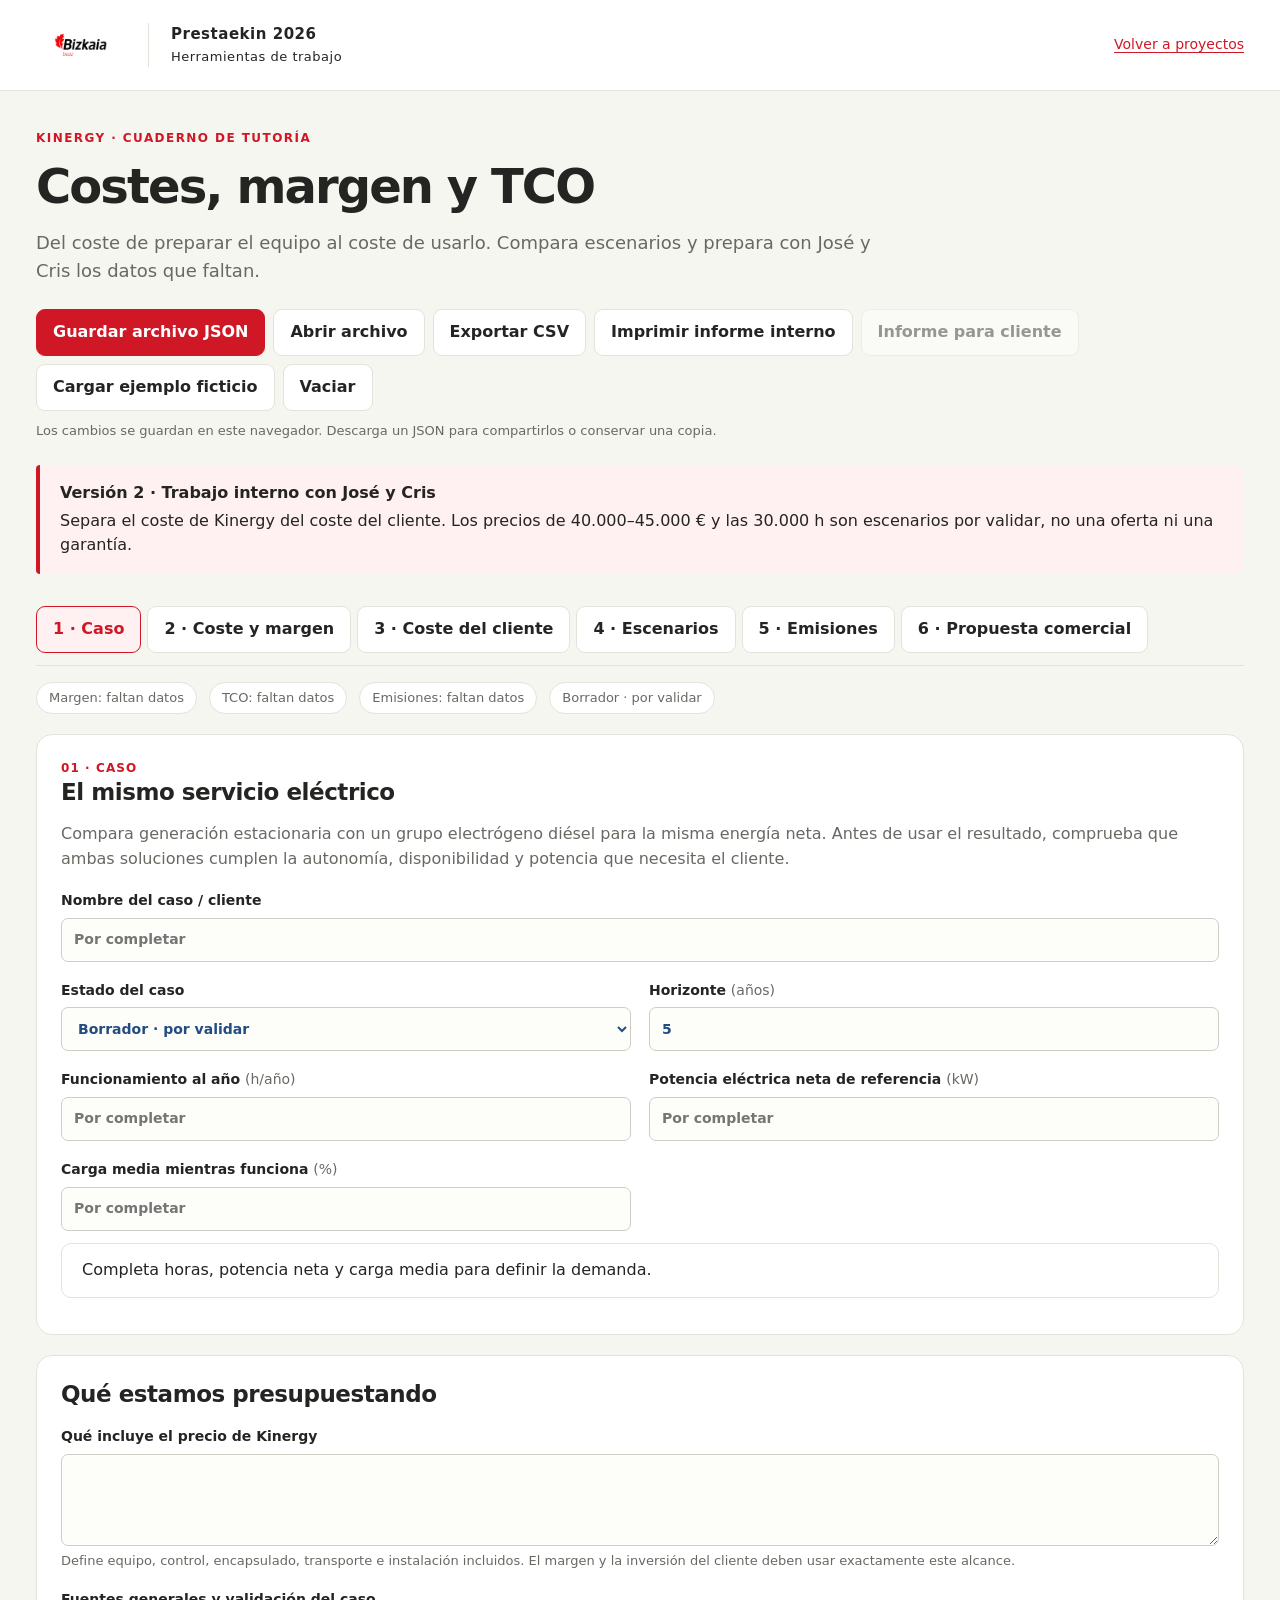
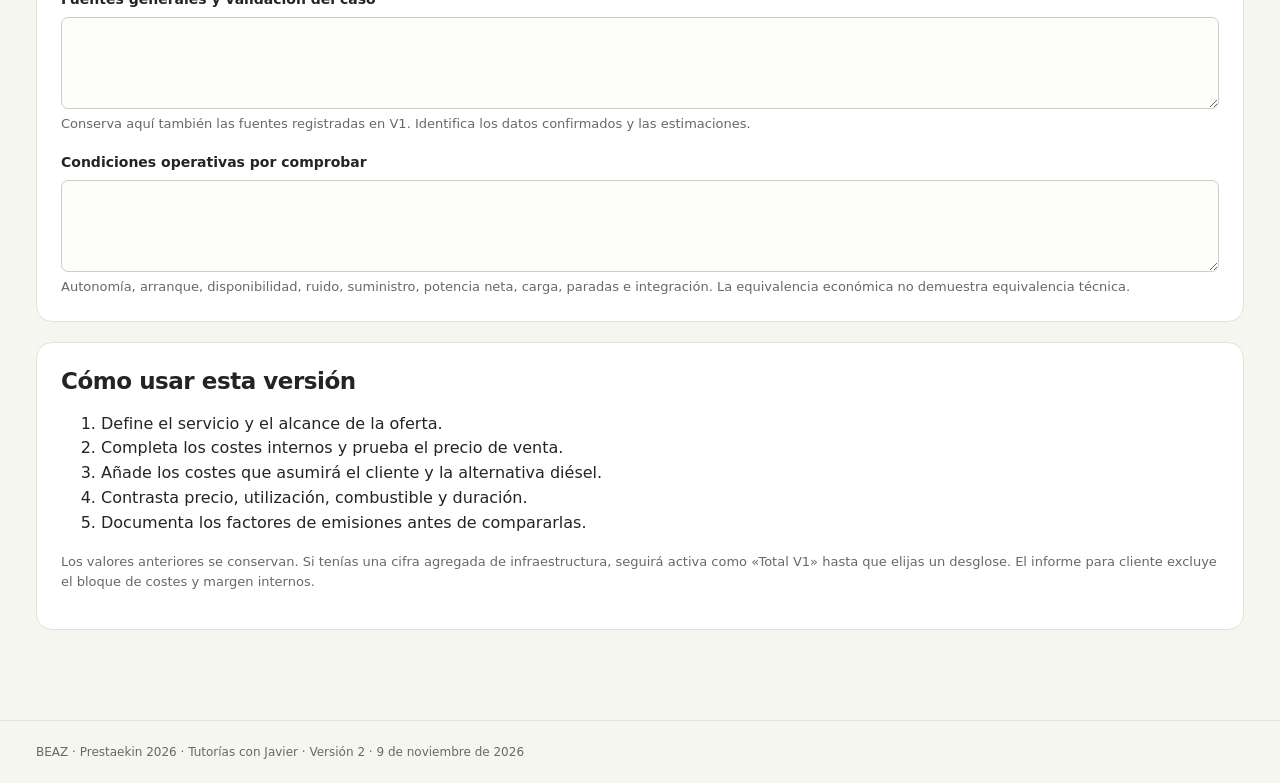
<file: tools/kinergy-tco.html>
<!doctype html><html lang="es"><head><meta charset="UTF-8"><meta name="viewport" content="width=device-width,initial-scale=1"><meta name="robots" content="noindex,nofollow"><title>Kinergy · Costes, margen y TCO</title><style>:root{--red:#cf1725;--ink:#242422;--muted:#686963;--line:#e3e3dc;--paper:#f6f6f1;--rose:#fff1f2;--green:#21624a;--blue:#234c82;--radius:16px}*{box-sizing:border-box}body{margin:0;background:var(--paper);font:16px/1.55 system-ui,-apple-system,BlinkMacSystemFont,'Segoe UI',sans-serif;color:var(--ink)}button,input,textarea,select{font:inherit}button,a{touch-action:manipulation}a{color:var(--red);text-underline-offset:3px}button{cursor:pointer;border:1px solid var(--line);background:white;color:var(--ink);padding:10px 16px;border-radius:9px;font-weight:600}button:hover{border-color:var(--red)}button.primary{background:var(--red);border-color:var(--red);color:white}button:disabled{opacity:.45;cursor:not-allowed}button:focus-visible,a:focus-visible,input:focus-visible,textarea:focus-visible,select:focus-visible{outline:3px solid #145fab;outline-offset:3px}header{background:white;border-bottom:1px solid var(--line)}.brand{max-width:1440px;margin:auto;display:flex;align-items:center;gap:22px;padding:18px 36px}.brand img{width:90px;height:54px;object-fit:contain}.brand-text{border-left:1px solid var(--line);padding-left:22px;font-size:13px;letter-spacing:.04em}.brand-text strong{display:block;font-size:15px}.brand>a{margin-left:auto;font-size:14px}main{max-width:1440px;margin:auto;padding:38px 36px 70px}.eyebrow{font-size:12px;letter-spacing:.12em;text-transform:uppercase;font-weight:700;color:var(--red);margin:0 0 12px}h1{font-size:clamp(30px,4vw,48px);line-height:1.12;letter-spacing:-.04em;margin:0 0 16px;font-weight:700}h2{font-size:23px;line-height:1.25;margin:0 0 14px;letter-spacing:-.02em}h3{font-size:16px;margin:0 0 12px}.lede{max-width:850px;font-size:18px;color:var(--muted);margin:0 0 24px}.toolbar{display:flex;flex-wrap:wrap;gap:8px;align-items:center;margin:18px 0 10px}.save-status,.small,small{font-size:13px;color:var(--muted)}.save-status{min-height:22px;margin-bottom:22px}.notice{padding:16px 20px;border-left:4px solid var(--red);border-radius:4px 12px 12px 4px;background:var(--rose);margin:20px 0}.notice.neutral{background:#eeeee8;border-color:#8d8e83}.notice strong{display:block;margin-bottom:3px}.tabs{display:flex;gap:6px;overflow:auto;border-bottom:1px solid var(--line);margin:26px 0;padding-bottom:10px}.tabs button{white-space:nowrap;background:transparent;border:0;color:var(--muted)}.tabs button[aria-selected=true]{background:var(--rose);color:var(--red)}.panel{background:white;border:1px solid var(--line);border-radius:var(--radius);padding:24px;margin:20px 0}.panel>p:first-of-type{color:var(--muted)}.grid{display:grid;grid-template-columns:repeat(2,minmax(0,1fr));gap:22px}.grid.three{grid-template-columns:repeat(3,minmax(0,1fr))}.grid>.panel{margin:0}.fields{display:grid;grid-template-columns:repeat(2,minmax(0,1fr));gap:18px}.field{display:block;font-size:14px;font-weight:600}.field.full{grid-column:1/-1}.field small{display:block;font-weight:400;margin-top:5px}.field input,.field textarea,.field select,td input,td textarea,td select{display:block;width:100%;margin-top:6px;border:1px solid #cecec6;border-radius:7px;background:#fdfdf9;padding:10px 12px;color:var(--blue);min-height:44px}.field textarea{min-height:92px;resize:vertical}.field input:invalid:not(:placeholder-shown){border-color:var(--red)}.unit{font-weight:400;color:var(--muted)}.metrics{display:grid;grid-template-columns:repeat(4,minmax(0,1fr));gap:16px;margin:22px 0}.metric{background:white;padding:22px;border:1px solid var(--line);border-radius:var(--radius)}.metric.featured{background:var(--red);color:white;border-color:var(--red)}.metric span{font-size:13px;display:block}.metric strong{display:block;font-size:clamp(22px,2.6vw,34px);letter-spacing:-.04em;line-height:1.3;margin:8px 0}.metric small{display:block}.metric.featured small{color:#ffe6e8}.table-wrap{overflow:auto;margin:16px 0;max-width:100%}table{width:100%;border-collapse:collapse;text-align:left;font-size:14px}thead{background:#f0f0e9}th,td{padding:12px;vertical-align:top;border-bottom:1px solid var(--line)}th{font-size:12px;font-weight:700}tbody th{font-size:14px}td input,td textarea,td select{min-width:140px;font-size:14px;margin:0}td input[type=number]{min-width:115px}td textarea{min-width:210px;min-height:66px;resize:vertical}.numeric{text-align:right;font-variant-numeric:tabular-nums}.negative{color:var(--red);font-weight:700}.positive{color:var(--green);font-weight:700}.section-label{color:var(--red);font-size:12px;font-weight:700;letter-spacing:.09em}.chart{width:100%;height:auto}.chart text{font-family:system-ui,sans-serif;font-size:13px;fill:var(--ink)}.legend{display:flex;gap:18px;font-size:13px;margin-bottom:8px}.dot{display:inline-block;width:10px;height:10px;border-radius:50%;background:var(--red);margin-right:7px}.dot.grey{background:#6b716a}.link-card{display:block;text-decoration:none;color:var(--ink);padding:26px;background:white;border:1px solid var(--line);border-radius:var(--radius);transition:transform .15s}.link-card:hover{transform:translateY(-3px);border-color:var(--red)}.link-card strong{display:block;font-size:26px;letter-spacing:-.03em;margin:10px 0}.link-card span{color:var(--muted);display:block}.link-card .arrow{color:var(--red);font-size:22px;margin-top:16px}details{border-top:1px solid var(--line);padding:16px 0}summary{cursor:pointer;font-weight:600}.two-col{columns:2;column-gap:32px}.error{color:var(--red);font-weight:600}.empty{padding:36px;text-align:center;color:var(--muted);border:1px dashed #cfcfc5;border-radius:14px}footer{max-width:1440px;margin:auto;padding:22px 36px;border-top:1px solid var(--line);font-size:12px;color:var(--muted)}.no-break{break-inside:avoid}.tag{display:inline-block;padding:4px 10px;border-radius:20px;background:var(--rose);color:var(--red);font-size:12px;font-weight:700}.table-toolbar{display:flex;gap:8px}.compact p{margin:8px 0}.numbered{padding-left:22px}.numbered li{margin:10px 0}[hidden]{display:none!important}.report-only{display:none}@media(max-width:800px){main{padding:28px 18px 50px}.brand{padding:16px 18px;gap:12px}.brand-text{padding-left:12px}.brand>a{font-size:12px}.grid,.grid.three{grid-template-columns:1fr}.metrics{grid-template-columns:repeat(2,minmax(0,1fr))}.panel{padding:20px}.two-col{columns:1}.fields{grid-template-columns:1fr}h1{font-size:34px}.metric{padding:16px}.toolbar button{font-size:13px;padding:9px 12px}}@media print{@page{size:A4 landscape;margin:12mm}body{font-size:11px;background:white}.brand{padding:0 0 12px}.brand>a,.toolbar,.tabs,.save-status,.table-toolbar,button,.no-print{display:none!important}main{padding:14px 0;max-width:none}h1{font-size:28px}h2{font-size:19px}.panel{padding:14px;margin:12px 0}.metrics{gap:8px}.metric{padding:12px}.metric strong{font-size:23px}.table-wrap{overflow:visible}table{font-size:10px;table-layout:fixed}th,td{padding:6px;overflow-wrap:anywhere}td input,td textarea,td select{min-width:0;font-size:10px;padding:3px}input,textarea,select{border:0!important;min-width:0!important;background:white!important;color:black!important}.report-only{display:block}.chart{max-height:210px}.panel,.metric{break-inside:avoid}.panel:has(table){break-inside:auto}thead{display:table-header-group}tr{break-inside:avoid}.grid.three{grid-template-columns:repeat(3,1fr)}footer{padding:10px 0}}

.tool-confirm{position:fixed;inset:0;z-index:9999;display:grid;place-items:center;padding:24px;background:#25252580}.tool-confirm>div{max-width:560px;width:100%;background:white;padding:28px;border-radius:14px;box-shadow:0 10px 60px #0004}.tool-confirm h2{margin-bottom:16px}.tool-confirm p{line-height:1.6;margin-bottom:22px}.tool-confirm .toolbar{justify-content:flex-end;margin:0}
.tco-nav{position:sticky;top:0;z-index:2;display:flex;gap:6px;flex-wrap:wrap;padding:12px 0;background:var(--paper);border-bottom:1px solid var(--line)}.tco-nav button[aria-pressed=true]{color:var(--red);background:var(--rose);border-color:var(--red)}.tco-view{display:none}.tco-view.active{display:block}.tco-progress{display:flex;gap:12px;flex-wrap:wrap;margin:16px 0;color:var(--muted);font-size:13px}.tco-progress span{border:1px solid var(--line);border-radius:20px;padding:5px 12px;background:white}.tco-progress .ready{color:var(--green);border-color:#a5b7aa}.tco-warning{padding:12px 16px;background:var(--rose);color:#9d1420;border-radius:9px}.tco-note{max-width:900px}.tco-metrics{grid-template-columns:repeat(3,minmax(0,1fr))}.tco-view .empty{text-align:left;padding:22px}.tco-view summary{color:var(--ink)}.tco-view .fields{margin-top:18px}.tco-view .panel:target{outline:2px solid var(--red)}.tco-dimension{font-size:13px;color:var(--muted);margin:6px 0 0}.tco-help{background:white;border:1px solid var(--line);padding:14px 20px;border-radius:10px;margin:12px 0}.tco-presets{display:flex;gap:8px;align-items:center;flex-wrap:wrap;margin:15px 0}.tco-presets span{font-size:13px;color:var(--muted)}@media(max-width:800px){.tco-nav{position:static}.tco-nav button{font-size:13px;padding:8px}.tco-metrics{grid-template-columns:1fr}.tco-view th,.tco-view td{padding:10px}.tco-view .grid{gap:16px}}@media print{.tco-nav,.tco-progress,.tco-presets{display:none!important}.tco-view{display:block}.tco-view{break-before:page}.tco-view:first-of-type{break-before:auto}.tco-view details>*{display:block!important}.tco-view .grid{display:block}.tco-view .metrics{display:grid}.tco-view input,.tco-view textarea{overflow:visible}.tco-warning{background:white}}

#commercial-result svg{width:100%;height:auto;display:block}.commercial-message{font-size:21px;color:var(--ink)!important;max-width:1000px}.report-charts{break-inside:auto}
</style></head><body><header><div class="brand"><img src="[data-uri]" alt="BEAZ Bizkaia"><div class="brand-text"><strong>Prestaekin 2026</strong>Herramientas de trabajo</div><a href="../../Inicio.html">Volver a proyectos</a></div></header><main><p class="eyebrow">Kinergy · Cuaderno de tutoría</p><h1>Costes, margen y TCO</h1><p class="lede">Del coste de preparar el equipo al coste de usarlo. Compara escenarios y prepara con José y Cris los datos que faltan.</p><div class="toolbar"><button id="save-file" class="primary">Guardar archivo JSON</button><button id="load-file">Abrir archivo</button><button id="export-csv">Exportar CSV</button><button id="print">Imprimir / PDF</button><button id="client-report">Informe para cliente</button><button id="example">Cargar ejemplo ficticio</button><button id="reset">Vaciar</button><input id="import-file" type="file" accept=".json,application/json" hidden></div><div id="save-status" class="save-status" role="status" aria-live="polite"></div><div id="example-note" class="notice" hidden><strong>Ejemplo ficticio</strong>Las cifras solo demuestran el funcionamiento. No representan costes ni prestaciones de Kinergy.</div><div id="content"></div></main><footer>BEAZ · Prestaekin 2026 · Tutorías con Javier · Versión 2 · 9 de noviembre de 2026</footer><script>const CONFIG={"version":2,"date":"9 de noviembre de 2026","id":"kinergy-tco","company":"kinergy","type":"tco","title":"Kinergy · Costes, margen y TCO","subtitle":"Del coste de preparar el equipo al coste de usarlo. Compara escenarios y prepara con José y Cris los datos que faltan.","defaults":{"years":"5","_tco_version":"2","infrastructure_mode":"Desglosado","consumption_mode":"Consumo específico","life_evidence":"Hipótesis por validar","data_status":"Borrador · por validar","emissions_scope":"Pendiente"},"tables":[],"fields":[{"id":"_tco_version","label":"Versión del modelo"},{"id":"case","label":"Nombre del caso / cliente","full":true},{"id":"data_status","label":"Estado del caso","type":"select","options":["Borrador · por validar","Datos contrastados con José y Cris"]},{"id":"years","label":"Horizonte","unit":"años","type":"number","min":1,"max":30,"step":1},{"id":"hours","label":"Funcionamiento al año","unit":"h/año","type":"number","min":1,"max":8760},{"id":"power","label":"Potencia eléctrica neta de referencia","unit":"kW","type":"number","min":0.001},{"id":"load","label":"Carga media mientras funciona","unit":"%","type":"number","min":0.001,"max":100},{"id":"scope","label":"Qué incluye el precio de Kinergy","type":"textarea","full":true,"help":"Define equipo, control, encapsulado, transporte e instalación incluidos. El margen y la inversión del cliente deben usar exactamente este alcance."},{"id":"hydrogen_equipment","label":"Precio de venta de Kinergy","unit":"€","type":"number","help":"Sin IVA recuperable. Los botones de 40.000 y 45.000 € son escenarios de trabajo, no tarifas aprobadas."},{"id":"internal_purchase","label":"Compra de pila y control","unit":"€/unidad","type":"number"},{"id":"internal_freight","label":"Transporte de componentes","unit":"€/unidad","type":"number"},{"id":"internal_customs","label":"Aranceles y despacho de aduanas","unit":"€/unidad","type":"number","help":"No incluyas IVA recuperable. Si el transporte o despacho ya está en la compra, indica 0 y documenta el alcance."},{"id":"internal_enclosure","label":"Encapsulado y otros materiales locales","unit":"€/unidad","type":"number"},{"id":"internal_hours","label":"Ensamblaje, pruebas y control de calidad","unit":"h/unidad","type":"number"},{"id":"internal_hour_cost","label":"Coste completo de trabajo interno","unit":"€/h","type":"number"},{"id":"internal_install_hours","label":"Instalación y puesta en marcha propias","unit":"h/unidad","type":"number"},{"id":"internal_install_rate","label":"Coste de instalación propia","unit":"€/h","type":"number"},{"id":"internal_travel","label":"Desplazamientos y dietas","unit":"€/unidad","type":"number"},{"id":"internal_other","label":"Otros costes directos / subcontratación","unit":"€/unidad","type":"number"},{"id":"internal_contingency","label":"Contingencia sobre costes directos","unit":"%","type":"number","max":100,"help":"Reserva de estimación. No vuelvas a incluir aquí importes ya añadidos a cada línea."},{"id":"internal_sources","label":"Fuentes de costes internos y partidas pendientes","type":"textarea","full":true,"help":"Fecha, proveedor, divisa convertida a euros, reparto de transporte por unidad y presupuestos. Una compra comprometida a proveedor no equivale a una venta a cliente."},{"id":"hydrogen_installation","label":"Instalación adicional para el cliente","unit":"€","type":"number","help":"Solo trabajos no incluidos en el precio de Kinergy. Si la instalación ya se cobra dentro del equipo, introduce 0."},{"id":"infrastructure_mode","label":"Cómo registrar infraestructura","type":"select","options":["Desglosado","Total V1"],"help":"Elige un único método: el total antiguo y el desglose no se suman."},{"id":"hydrogen_infrastructure","label":"Infraestructura total de la versión anterior","unit":"€","type":"number","help":"Solo se utiliza con «Total V1». Conserva el importe anterior hasta que dispongas del desglose."},{"id":"customer_tanks","label":"Depósitos y almacenamiento","unit":"€","type":"number"},{"id":"customer_battery","label":"Batería y auxiliares eléctricos","unit":"€","type":"number"},{"id":"customer_supply","label":"Conexión y suministro: inversión inicial","unit":"€","type":"number","help":"Compresión, conexión o logística inicial pagada aparte. Excluye lo que ya esté incluido en el precio del kg de H₂."},{"id":"customer_other","label":"Otra infraestructura necesaria","unit":"€","type":"number"},{"id":"customer_sources","label":"Alcance, proveedor y presupuesto de infraestructura","type":"textarea","full":true,"help":"Los depósitos requieren una solución de suministro y un proveedor. No se presupone que Kinergy los venda."},{"id":"hydrogen_fuel","label":"Hidrógeno entregado en el punto de uso","unit":"€/kg","type":"number","help":"Incluye producción, transporte y compresión que se paguen por kg. No dupliques estos costes en otros campos."},{"id":"consumption_mode","label":"Base del consumo de H₂","type":"select","options":["Consumo específico","Eficiencia neta PCI"]},{"id":"hydrogen_consumption","label":"Consumo específico a la carga elegida","unit":"kg/kWh neto","type":"number","min":0.000001,"help":"Incluye auxiliares y pérdidas. Se utiliza solo en el modo Consumo específico."},{"id":"hydrogen_efficiency","label":"Eficiencia eléctrica neta sobre PCI","unit":"%","type":"number","min":0.001,"max":100,"help":"Solo modo Eficiencia neta PCI. Consumo = 1 / (33,3 × eficiencia/100). No introduzcas eficiencia de stack o sobre PCS."},{"id":"hydrogen_maintenance","label":"Mantenimiento variable H₂","unit":"€/h de operación","type":"number"},{"id":"hydrogen_fixed","label":"Otros costes fijos H₂","unit":"€/año","type":"number","help":"Alquileres, logística fija, inspecciones… solo cuando no estén ya incluidos en el precio del combustible o mantenimiento."},{"id":"hydrogen_life","label":"Intervalo base entre reposiciones principales","unit":"h","type":"number","min":1,"help":"30.000 h es un objetivo de desarrollo; no se presume vida acreditada ni garantía."},{"id":"life_evidence","label":"Evidencia del intervalo base","type":"select","options":["Hipótesis por validar","Dato de proveedor documentado","Ensayo documentado","Objetivo de desarrollo"]},{"id":"hydrogen_replacement","label":"Coste por reposición H₂","unit":"€","type":"number","help":"Incluye las piezas, el trabajo y la logística que asumirá el cliente. La garantía debe tratarse de forma explícita."},{"id":"hydrogen_residual","label":"Valor residual H₂ al final","unit":"€","type":"number"},{"id":"performance_sources","label":"Fuente de consumo, vida útil y reposición","type":"textarea","full":true,"help":"Documento, fecha, carga, condiciones del ensayo, límite de degradación y cobertura de garantía."},{"id":"diesel_equipment","label":"Equipo diésel","unit":"€","type":"number","min":0},{"id":"diesel_installation","label":"Instalación diésel","unit":"€","type":"number","min":0},{"id":"diesel_infrastructure","label":"Depósito y auxiliares diésel","unit":"€","type":"number","min":0},{"id":"diesel_fuel","label":"Diésel suministrado","unit":"€/L","type":"number","min":0},{"id":"diesel_consumption","label":"Consumo diésel","unit":"L/kWh neto","type":"number","min":0.000001},{"id":"diesel_maintenance","label":"Mantenimiento variable diésel","unit":"€/h","type":"number","min":0},{"id":"diesel_fixed","label":"Otros costes fijos diésel","unit":"€/año","type":"number","min":0},{"id":"diesel_life","label":"Intervalo entre reposiciones diésel","unit":"h","type":"number","min":0.000001},{"id":"diesel_replacement","label":"Coste por reposición diésel","unit":"€","type":"number","min":0},{"id":"diesel_residual","label":"Valor residual diésel","unit":"€","type":"number","min":0},{"id":"sources","label":"Fuentes generales y validación del caso","type":"textarea","full":true,"help":"Conserva aquí también las fuentes registradas en V1. Identifica los datos confirmados y las estimaciones."},{"id":"constraints","label":"Condiciones operativas por comprobar","type":"textarea","full":true,"help":"Autonomía, arranque, disponibilidad, ruido, suministro, potencia neta, carga, paradas e integración. La equivalencia económica no demuestra equivalencia técnica."},{"id":"emissions_scope","label":"Alcance de emisiones del combustible","type":"select","options":["Pendiente","Producción, suministro y uso del combustible"],"help":"Ambos factores deben incluir las mismas etapas y gases. Este bloque no calcula la huella completa del equipo."},{"id":"emissions_hydrogen","label":"Factor del H₂ suministrado","unit":"kg CO₂e/kg H₂","type":"number"},{"id":"emissions_diesel","label":"Factor del diésel suministrado y utilizado","unit":"kg CO₂e/L","type":"number"},{"id":"emissions_h_source","label":"Fuente y fecha del factor de H₂","type":"textarea","full":true,"help":"Ruta de producción, electricidad, compresión y transporte hasta el punto de uso. Aclara las emisiones durante el uso."},{"id":"emissions_d_source","label":"Fuente y fecha del factor de diésel","type":"textarea","full":true,"help":"Extracción, refino, transporte y combustión; no compares solo combustión diésel con ciclo de suministro de H₂."},{"id":"emissions_boundary","label":"Límites comunes y exclusiones","type":"textarea","full":true,"help":"Gases y potenciales de calentamiento usados; etapas cubiertas, ámbito geográfico y fecha. Quedan fuera fabricación de equipos, reposiciones, fin de vida y consumos externos no incluidos en los factores."},{"id":"emissions_confirm","label":"Revisión de comparabilidad","type":"select","options":["Pendiente","Factores y límites revisados"]}]};
(function (root) {
  'use strict';
  const models = {};
  function number(value, label, min = 0, max = Infinity, integer = false) {
    if (value === '' || value === null || value === undefined) throw new Error('Falta: ' + label);
    const n = Number(value);
    if (!Number.isFinite(n) || n < min || n > max || (integer && !Number.isInteger(n)))
      throw new Error('Revisa ' + label + (integer ? ': usa un entero.' : ': valor fuera de rango.'));
    return n;
  }
  models.tco = function (input) {
    const years = number(input.years, 'horizonte (1–30 años)', 1, 30, true);
    const hours = number(input.hours, 'horas/año (1–8.760)', 1, 8760);
    const power = number(input.power, 'potencia neta de referencia', 0.001, 100000);
    const load = number(input.load, 'carga media (mayor que 0 y hasta 100 %)', 0.001, 100);
    const annualEnergy = hours * power * load / 100;
    const totalHours = hours * years;
    function technology(raw, title) {
      const p = {};
      const fields = {equipment:'equipo', installation:'integración e instalación', infrastructure:'infraestructura y almacenamiento', fuel:'precio del combustible', consumption:'consumo por kWh neto', maintenance:'mantenimiento variable', fixed:'costes fijos anuales', life:'horas entre reposiciones', replacement:'coste de reposición', residual:'valor residual'};
      for (const [key,label] of Object.entries(fields)) p[key] = number(raw?.[key], title+' · '+label, key==='consumption'?0.000001:key==='life'?1:0);
      const initial = p.equipment + p.installation + p.infrastructure;
      if (p.residual > initial) throw new Error(title+': el valor residual no puede superar la inversión inicial de este modelo.');
      const quantity = annualEnergy * p.consumption;
      const fuelAnnual = quantity * p.fuel;
      const maintenanceAnnual = hours * p.maintenance + p.fixed;
      // Replacements are incurred when the next operating cycle starts. None at the exact horizon end.
      const replacementCount = Math.max(0, Math.ceil(totalHours / p.life - 1e-10) - 1);
      if (replacementCount > 10000) throw new Error(title+': revisa las horas entre reposiciones.');
      const replacementByYear = Array(years).fill(0);
      for (let k=1; k<=replacementCount; k++) replacementByYear[Math.min(years-1,Math.floor(k*p.life/hours))] += p.replacement;
      let cumulative = initial;
      const flows = [{year:0, fuel:0, maintenance:0, replacement:0, residual:0, cost:initial, cumulative}];
      for (let i=0; i<years; i++) {
        const residual = i === years-1 ? p.residual : 0;
        const cost = fuelAnnual + maintenanceAnnual + replacementByYear[i] - residual;
        cumulative += cost;
        flows.push({year:i+1,fuel:fuelAnnual,maintenance:maintenanceAnnual,replacement:replacementByYear[i],residual,cost,cumulative});
      }
      const breakdown = {initial, fuel:fuelAnnual*years, maintenance:maintenanceAnnual*years, replacement:replacementCount*p.replacement, residual:p.residual};
      return {initial,quantity,fuelAnnual,maintenanceAnnual,replacementCount,flows,breakdown,total:cumulative,perKwh:cumulative/(annualEnergy*years)};
    }
    const hydrogen = technology(input.hydrogen,'Hidrógeno');
    const diesel = technology(input.diesel,'Grupo electrógeno');
    const totalKg = hydrogen.quantity * years;
    const nonFuelH2 = hydrogen.total-hydrogen.breakdown.fuel;
    const breakEvenPrice = (diesel.total - nonFuelH2) / totalKg;
    const sensitivity = [0.5,0.75,1,1.25,1.5].map(factor=>({price:Number(input.hydrogen.fuel)*factor,total:nonFuelH2+totalKg*Number(input.hydrogen.fuel)*factor}));
    return {years,hours,power,load,annualEnergy,totalEnergy:annualEnergy*years,totalHours,hydrogen,diesel,difference:hydrogen.total-diesel.total,breakEvenPrice,sensitivity};
  };
  models.cash = function (opening, receipts, payments) {
    let balance=number(opening,'saldo inicial',0);
    if (receipts.length!==payments.length) throw new Error('Los periodos de caja no coinciden.');
    return receipts.map((r,i)=>{
      const start=balance;
      const income=r.reduce((s,v)=>s+number(v,'cobro '+(i+1),0),0);
      const expense=payments[i].reduce((s,v)=>s+number(v,'pago '+(i+1),0),0);
      balance+=income-expense;
      return {opening:start,income,expense,net:income-expense,closing:balance};
    });
  };
  models.kit = function(p){
    const price=number(p.price,'precio neto por kit',0.000001),materials=number(p.materials,'materiales'),hours=number(p.hours,'horas por kit'),hourCost=number(p.hourCost,'coste por hora'),other=number(p.other,'otros costes variables'),fixed=number(p.fixed,'coste fijo mensual');
    const unitCost=materials+hours*hourCost+other,contribution=price-unitCost;
    return {unitCost,contribution,margin:contribution/price,breakEven:contribution>0?Math.ceil(fixed/contribution):null};
  };
  models.bonus = function(target,gate,rows){
    const budget=number(target,'incentivo objetivo');
    let weight=0,score=0;
    if(!Array.isArray(rows)||!rows.length)throw Error('Añade al menos un objetivo.');
    for(const r of rows){
      const w=number(r.weight,'peso del objetivo',0,100),a=number(r.actual,'resultado'),t=number(r.target,'objetivo'),b=number(r.threshold,'umbral');
      if(!['Sube','Baja'].includes(r.direction))throw Error('Indica la dirección del objetivo.');
      if((r.direction==='Sube'&&t<=b)||(r.direction==='Baja'&&t>=b))throw Error('El objetivo debe mejorar el umbral en la dirección elegida.');
      weight+=w;score+=w/100*Math.max(0,Math.min(1,(a-b)/(t-b)));
    }
    if(Math.abs(weight-100)>1e-6)throw Error('Los pesos deben sumar 100 %. Ahora suman '+weight+' %.');
    if(!['Pendiente de revisar','Cumplidas','No cumplidas'].includes(gate))throw Error('Revisa las condiciones de pago.');
    const potential=budget*score;
    return {score,potential,payout:gate==='Pendiente de revisar'?null:gate==='Cumplidas'?potential:0};
  };
  if(typeof module!=='undefined' && module.exports) module.exports=models;
  else root.BeazModels=models;
})(typeof globalThis!=='undefined'?globalThis:this);

(function(root){
 'use strict';
 const M=typeof module!=='undefined'&&module.exports?require('./models.js'):root.BeazModels;
 function value(v,label,min=0,max=Infinity){if(v===undefined||v===null||String(v).trim()==='')throw Error('Falta: '+label);const n=Number(v);if(!Number.isFinite(n)||n<min||n>max)throw Error('Revisa: '+label);return n;}
 const costs={purchase:'compra de pila y control',freight:'transporte de componentes',customs:'aduanas',enclosure:'encapsulado',hours:'horas de ensamblaje y pruebas',hour_cost:'coste por hora',install_hours:'horas de instalación',install_rate:'coste por hora de instalación',travel:'desplazamientos',other:'otros costes directos',contingency:'contingencia'};
 const numericCosts=Object.keys(costs);
 function margin(v,price=v.hydrogen_equipment){const c={};for(const k of numericCosts)c[k]=value(v['internal_'+k],costs[k],0,k==='contingency'?100:Infinity);const labor=c.hours*c.hour_cost,installation=c.install_hours*c.install_rate;const direct=c.purchase+c.freight+c.customs+c.enclosure+labor+installation+c.travel+c.other;const reserve=direct*c.contingency/100,cost=direct+reserve,sale=value(price,'precio de venta',.01),contribution=sale-cost;return {direct,reserve,cost,sale,contribution,margin:contribution/sale,labor,installation};}
 function input(v){
   const h={},d={},keys=['equipment','installation','infrastructure','fuel','consumption','maintenance','fixed','life','replacement','residual'];
   for(const k of keys){h[k]=v['hydrogen_'+k];d[k]=v['diesel_'+k];}
   if(v.infrastructure_mode==='Desglosado')h.infrastructure=['tanks','battery','supply','other'].reduce((sum,k)=>sum+value(v['customer_'+k],{tanks:'depósitos',battery:'batería y auxiliares',supply:'inversión de suministro',other:'otra infraestructura'}[k]),0);
   else if(v.infrastructure_mode!=='Total V1')throw Error('Elige cómo registrar la infraestructura.');
   if(v.consumption_mode==='Eficiencia neta PCI')h.consumption=1/(33.3*value(v.hydrogen_efficiency,'eficiencia eléctrica neta PCI',.001,100)/100);
   else if(v.consumption_mode!=='Consumo específico')throw Error('Elige la base del consumo de H₂.');
   return {years:v.years,hours:v.hours,power:v.power,load:v.load,hydrogen:h,diesel:d};
 }
 function tco(v){return M.tco(input(v));}
 function scenarios(v){const base=input(v);const life=value(base.hydrogen.life,'intervalo base',1);return [40000,45000].flatMap(price=>[{life:Math.max(1,life/2),label:'Estrés: mitad del intervalo base'},{life,label:'Intervalo base'},{life:30000,label:'Objetivo de desarrollo · no acreditado'}].map(s=>{const r=M.tco({...base,hydrogen:{...base.hydrogen,equipment:price,life:s.life}});let m=null;try{m=margin(v,price);}catch{}return {...s,price,tco:r.hydrogen.total,perKwh:r.hydrogen.perKwh,replacements:r.hydrogen.replacementCount,difference:r.difference,margin:m};}));}
 function emissions(v,r){
   if(v.emissions_scope!=='Producción, suministro y uso del combustible'||v.emissions_confirm!=='Factores y límites revisados')throw Error('Define el alcance común y revisa la comparabilidad de los dos factores.');
   for(const k of ['emissions_h_source','emissions_d_source','emissions_boundary'])if(!String(v[k]||'').trim())throw Error('Documenta las dos fuentes, sus fechas y los límites comunes.');
   const h=value(v.emissions_hydrogen,'factor de emisiones del H₂'),d=value(v.emissions_diesel,'factor de emisiones del diésel');
   const hydrogen=r.hydrogen.quantity*r.years*h,diesel=r.diesel.quantity*r.years*d;
   return {hydrogen,diesel,difference:hydrogen-diesel,hydrogenPerKwh:hydrogen/r.totalEnergy,dieselPerKwh:diesel/r.totalEnergy};
 }
 function migrate(raw){if(!raw?.values||String(raw.values._tco_version||'')==='2')return raw;return {...raw,values:{...raw.values,_tco_version:'2',infrastructure_mode:'Total V1',consumption_mode:'Consumo específico',data_status:'Borrador · por validar',life_evidence:'Hipótesis por validar'}};}
 const api={margin,input,tco,scenarios,emissions,migrate,numericCosts};
 if(typeof module!=='undefined'&&module.exports)module.exports=api;else root.BeazTcoV2=api;
})(typeof globalThis!=='undefined'?globalThis:this);

(function(root){
 'use strict';
 const esc=s=>String(s??'').replace(/[&<>"']/g,c=>({'&':'&amp;','<':'&lt;','>':'&gt;','"':'&quot;',"'":'&#39;'}[c]));
 const eur=n=>new Intl.NumberFormat('es-ES',{style:'currency',currency:'EUR',maximumFractionDigits:0}).format(n===0?0:n);
 const num=(n,d=0)=>new Intl.NumberFormat('es-ES',{maximumFractionDigits:d}).format(n);
 const H='#bd1725',D='#375b70',INK='#242422',MUTED='#626761';
 const text=(x,y,s,extra='')=>`<text x="${x}" y="${y}" ${extra}>${esc(s)}</text>`;
 const short=(s,max=90)=>String(s||'Caso sin nombre').length>max?String(s).slice(0,max-1)+'…':String(s||'Caso sin nombre');
 function shell(kind,title,desc,r,v,example,body){
   const label=example?'EJEMPLO FICTICIO · NO ES UNA OFERTA':v.data_status==='Datos contrastados con José y Cris'?'DATOS CONTRASTADOS · SEGÚN DECLARACIÓN DEL USUARIO':'BORRADOR · HIPÓTESIS POR VALIDAR';
   return `<svg xmlns="http://www.w3.org/2000/svg" width="1200" height="800" viewBox="0 0 1200 800" role="img" aria-labelledby="${kind}-title ${kind}-desc"><title id="${kind}-title">${esc(title)}</title><desc id="${kind}-desc">${esc(desc)}</desc><style>text{font-family:Arial,Helvetica,sans-serif;font-size:17px;fill:${INK}}.muted{fill:${MUTED}}.small{font-size:14px}.tick{font-size:15px;fill:${MUTED}}.value{font-size:18px;font-weight:700}</style><rect width="1200" height="800" fill="white"/><rect width="1200" height="8" fill="${H}"/>${text(48,47,'KINERGY · COMPARACIÓN PARA CLIENTE','class="small" fill="'+H+'"')}${text(1152,47,'PRESTAEKIN · BEAZ','text-anchor="end" class="small"')}${text(48,89,title,'style="font-size:30px;font-weight:700"')}${text(48,121,short(v.case),'class="muted"')}<rect x="48" y="142" width="1104" height="34" rx="7" fill="#fff0f1"/>${text(60,164,label,'class="small"')}<rect x="48" y="195" width="14" height="14" rx="3" fill="${H}"/>${text(72,208,'Hidrógeno · TCO '+eur(r.hydrogen.total))}<rect x="530" y="195" width="14" height="14" rx="3" fill="${D}"/>${text(554,208,'Diésel · TCO '+eur(r.diesel.total))}${body}<line x1="48" x2="1152" y1="660" y2="660" stroke="#ddd"/>${text(48,688,`${r.years} años · ${num(r.hours)} h/año · ${num(r.power,2)} kW netos de referencia · carga ${num(r.load,1)} % · ${num(r.totalEnergy)} kWh netos`,'class="small"')}${text(48,713,`H₂: ${num(Number(v.hydrogen_fuel),2)} €/kg · diésel: ${num(Number(v.diesel_fuel),2)} €/L · intervalo H₂: ${num(Number(v.hydrogen_life))} h (${short(v.life_evidence||'hipótesis',33)})`,'class="small"')}${text(48,738,'Precios constantes; sin IVA recuperable, descuento, financiación, impuestos, ayudas ni costes de parada.','class="small muted"')}${text(48,763,'30.000 h es un objetivo no acreditado. No es una oferta ni una garantía. Ver supuestos completos en el informe.','class="small muted"')}</svg>`;
 }
 function timeline(r,v,example){
   const left=145,right=1110,top=252,bottom=590;
   const peak=Math.max(...r.hydrogen.flows.map(f=>f.cumulative),...r.diesel.flows.map(f=>f.cumulative),1);
   const step=10**Math.floor(Math.log10(peak/4)),limit=Math.ceil(peak/(step*4))*step*4;
   const x=year=>left+(right-left)*year/r.years,y=cost=>bottom-(bottom-top)*cost/limit;
   let body='';for(let i=0;i<=4;i++){const amount=limit*i/4,yy=y(amount);body+=`<line x1="${left}" x2="${right}" y1="${yy}" y2="${yy}" stroke="#e7e8e2"/>`+text(left-16,yy+5,eur(amount),'text-anchor="end" class="tick"');}
   const ticks=Array.from(new Set([0,...Array.from({length:Math.min(6,r.years)},(_,i)=>Math.round((i+1)*r.years/Math.min(6,r.years)))]));for(const year of ticks)body+=text(x(year),bottom+30,year===0?'Inversión':'Año '+year,'text-anchor="middle" class="tick"');
   for(const [tech,color,name]of [[r.hydrogen,H,'Hidrógeno'],[r.diesel,D,'Diésel']]){body+=`<polyline points="${tech.flows.map(f=>`${x(f.year)},${y(f.cumulative)}`).join(' ')}" fill="none" stroke="${color}" stroke-width="4"/>`;body+=tech.flows.map(f=>`<circle cx="${x(f.year)}" cy="${y(f.cumulative)}" r="4" fill="${color}"><title>${name} · año ${f.year}: ${esc(eur(f.cumulative))}</title></circle>`).join('');}
   body+=text(left,642,'Coste acumulado (€) al cierre de cada año; las reposiciones se incluyen cuando corresponden.','class="small muted"');
   return shell('timeline','Cómo evoluciona el coste total',`Coste acumulado a ${r.years} años. Hidrógeno ${eur(r.hydrogen.total)}. Diésel ${eur(r.diesel.total)}. Diferencia H₂ menos diésel ${eur(r.difference)}.`,r,v,example,body);
 }
 function breakdown(r,v,example){
   const h=r.hydrogen,d=r.diesel;
   const rows=[['Inversión inicial',h.initial,d.initial],['Combustible',h.breakdown.fuel,d.breakdown.fuel],['Mantenimiento y fijos',h.breakdown.maintenance,d.breakdown.maintenance],['Reposiciones',h.breakdown.replacement,d.breakdown.replacement],['Residual (se resta)',-h.breakdown.residual,-d.breakdown.residual],['TOTAL',h.total,d.total]];
   const min=Math.min(0,...rows.flatMap(x=>x.slice(1))),max=Math.max(1,...rows.flatMap(x=>x.slice(1))),left=340,right=1015;
   const x=value=>left+(right-left)*(value-min)/(max-min),zero=x(0);let body=`<line x1="${zero}" x2="${zero}" y1="238" y2="616" stroke="#b8bcb5"/>`;
   rows.forEach(([label,a,b],i)=>{const yy=251+i*62;body+=text(48,yy+22,label,i===5?'style="font-weight:700"':'');for(const [value,color,dy,name]of [[a,H,0,'Hidrógeno'],[b,D,24,'Diésel']]){body+=`<rect x="${Math.min(zero,x(value))}" y="${yy+dy}" width="${Math.abs(x(value)-zero)}" height="18" rx="3" fill="${color}"><title>${esc(label)} · ${name}: ${esc(eur(value))}</title></rect>`+text(value>=0?x(value)+10:x(value)-10,yy+dy+15,eur(value),`text-anchor="${value>=0?'start':'end'}" class="small"`);}});
   body+=text(48,642,`Importes acumulados en ${r.years} años. El valor residual se resta; todos los conceptos usan la misma escala.`, 'class="small muted"');
   return shell('breakdown','Dónde se concentra el coste',`Desglose de inversión, combustible, mantenimiento, reposiciones y residual en ${r.years} años. ${rows.map(row=>`${row[0]}: H₂ ${eur(row[1])}, diésel ${eur(row[2])}`).join('. ')}`,r,v,example,body);
 }
 function message(r){const amount=Math.abs(r.difference),pct=r.diesel.total>0?amount/r.diesel.total*100:null;if(r.difference<0)return `Con estas hipótesis, el sistema de hidrógeno reduce el coste total en ${eur(amount)}${pct===null?'':' ('+num(pct,1)+' %)'} durante ${r.years} años, para el mismo servicio eléctrico.`;if(r.difference>0)return `Con estas hipótesis, el sistema de hidrógeno tiene un coste adicional de ${eur(amount)}${pct===null?'':' ('+num(pct,1)+' %)'} durante ${r.years} años. La decisión requiere justificar ese sobrecoste con necesidades operativas y ventajas verificables.`;return `Con estas hipótesis, ambas alternativas tienen el mismo coste total durante ${r.years} años. La elección depende de los requisitos operativos del cliente.`;}
 const api={timeline,breakdown,message};if(typeof module!=='undefined'&&module.exports)module.exports=api;else root.BeazTcoCharts=api;
})(typeof globalThis!=='undefined'?globalThis:this);

'use strict';
const $=id=>document.getElementById(id);
const esc=s=>String(s??'').replace(/[&<>"']/g,c=>({'&':'&amp;','<':'&lt;','>':'&gt;','"':'&quot;',"'":'&#39;'}[c]));
const eur=n=>new Intl.NumberFormat('es-ES',{style:'currency',currency:'EUR',maximumFractionDigits:0}).format(n);
const num=(n,d=1)=>new Intl.NumberFormat('es-ES',{maximumFractionDigits:d}).format(n);
const storageKey='beaz-work-v1-'+CONFIG.id;
const embedded=window.parent!==window && new URLSearchParams(location.search).get('embed')==='1';
const channel=new URLSearchParams(location.search).get('channel')||'';
function bridge(type,data){if(embedded)window.parent.postMessage({beazTool:true,channel,toolId:CONFIG.id,type,...data},'*');}
function blankState(){return {schema:1,project:CONFIG.id,values:{...(CONFIG.defaults||{})},tables:Object.fromEntries((CONFIG.tables||[]).map(t=>[t.id,Array.from({length:t.rows||4},(_,i)=>({...((t.seed||[])[i]||{})}))])),example:false};}
let state=blankState(),storageAvailable=true;
function validated(raw){
 if(CONFIG.type==='tco'&&typeof BeazTcoV2!=='undefined')raw=BeazTcoV2.migrate(raw);
 if(!raw||raw.schema!==1||raw.project!==CONFIG.id||typeof raw.values!=='object'||!raw.values||!raw.tables||typeof raw.tables!=='object')throw Error('El archivo no corresponde a esta herramienta.');
 const safe=blankState();
 for(const field of CONFIG.fields||[]){const value=raw.values[field.id];if(value!==undefined){if(!['string','number'].includes(typeof value)||String(value).length>20000)throw Error('Dato no válido: '+field.id);safe.values[field.id]=String(value);}}
 for(const t of CONFIG.tables||[]){const rows=raw.tables[t.id];if(!Array.isArray(rows)||rows.length>300)throw Error('Tabla no válida: '+t.id);safe.tables[t.id]=rows.map(row=>{const clean={};for(const col of t.columns){const value=row?.[col.id];if(value!==undefined){if(!['string','number'].includes(typeof value)||String(value).length>20000)throw Error('Celda no válida.');clean[col.id]=String(value);}}return clean;});}
 safe.example=raw.example===true;return safe;
}
try{if(!embedded){const raw=localStorage.getItem(storageKey);if(raw)state=validated(JSON.parse(raw));}}catch{storageAvailable=false;}
function persist(){
 if(embedded){bridge('changed',{state});$('save-status').textContent='Cambios enviados al panel para guardar. Consulta el estado de guardado encima de la herramienta.';return;}
 try{localStorage.setItem(storageKey,JSON.stringify(state));storageAvailable=true;$('save-status').textContent='Guardado en este navegador · '+new Date().toLocaleTimeString('es-ES',{hour:'2-digit',minute:'2-digit'})+'. Descarga el JSON para conservar una copia o usar otro equipo.';}
 catch{storageAvailable=false;$('save-status').textContent='Este navegador no permite guardar aquí. Usa «Guardar archivo» antes de cerrar.';}
}
function ask(message){return new Promise(resolve=>{const previous=document.activeElement;const layer=document.createElement('div');layer.className='tool-confirm no-print';layer.innerHTML='<div role="alertdialog" aria-modal="true" aria-labelledby="confirm-title" aria-describedby="confirm-message"><h2 id="confirm-title">Confirma el cambio</h2><p id="confirm-message"></p><div class="toolbar"><button data-answer="no">Cancelar</button><button class="primary" data-answer="yes">Continuar</button></div></div>';layer.querySelector('p').textContent=message;document.body.append(layer);const buttons=layer.querySelectorAll('button');function close(value){layer.remove();previous?.focus();resolve(value);}layer.addEventListener('click',e=>{const answer=e.target.closest('[data-answer]');if(answer)close(answer.dataset.answer==='yes');});layer.addEventListener('keydown',e=>{if(e.key==='Escape'){e.preventDefault();close(false);}if(e.key==='Tab'){e.preventDefault();(document.activeElement===buttons[0]?buttons[1]:buttons[0]).focus();}});buttons[0].focus();});}
function download(name,content,type){const blob=new Blob([content],{type});const url=URL.createObjectURL(blob);const a=document.createElement('a');a.href=url;a.download=name;a.click();setTimeout(()=>URL.revokeObjectURL(url),1500);}
function csvCell(v){let s=String(v??'');if(/^[=+@\t\r]/.test(s)||(/^\-/.test(s)&&!/^\-?\d+(\.\d+)?$/.test(s)))s="'"+s;return '"'+s.replace(/"/g,'""')+'"';}
function csv(rows){return '\ufeff'+rows.map(r=>r.map(csvCell).join(';')).join('\r\n');}
function fieldHTML(f){const val=state.values[f.id]??'';const id='f-'+f.id;let input;
 if(f.type==='textarea')input=`<textarea id="${id}" data-field="${f.id}" rows="${f.rows||3}">${esc(val)}</textarea>`;
 else if(f.type==='select')input=`<select id="${id}" data-field="${f.id}">${f.options.map(o=>`<option value="${esc(o)}" ${val===o?'selected':''}>${esc(o)}</option>`).join('')}</select>`;
 else input=`<input id="${id}" data-field="${f.id}" type="${f.type||'text'}" value="${esc(val)}" ${f.type==='number'?'min="'+(f.min??0)+'" step="'+(f.step||'any')+'"':''} ${f.max!==undefined?'max="'+f.max+'"':''} placeholder="${esc(f.placeholder||'Por completar')}">`;
 return `<label class="field ${f.full?'full':''}" for="${id}">${esc(f.label)}${f.unit?` <span class="unit">(${esc(f.unit)})</span>`:''}${input}${f.help?`<small>${esc(f.help)}</small>`:''}</label>`;
}
function fieldsHTML(ids){return '<div class="fields">'+ids.map(id=>fieldHTML(CONFIG.fields.find(f=>f.id===id))).join('')+'</div>';}
function tableHTML(t){const rows=state.tables[t.id];return `<div class="table-wrap"><table><thead><tr>${t.columns.map(c=>'<th scope="col">'+esc(c.label)+'</th>').join('')}</tr></thead><tbody>${rows.map((r,i)=>'<tr>'+t.columns.map(c=>{
 const attrs=`data-table="${t.id}" data-row="${i}" data-col="${c.id}" aria-label="${esc(c.label)} · fila ${i+1}"`,v=r[c.id]??'';
 let control=c.type==='select'?`<select ${attrs}>${(c.options||[]).map(o=>`<option ${v===o?'selected':''}>${esc(o)}</option>`).join('')}</select>`:c.type==='textarea'?`<textarea ${attrs} rows="2">${esc(v)}</textarea>`:`<input ${attrs} type="${c.type||'text'}" value="${esc(v)}" ${c.type==='number'?'min="0" step="any"':''}>`;
 return '<td>'+control+'</td>';
 }).join('')+'</tr>').join('')}</tbody></table></div>${t.fixed?'':`<div class="table-toolbar no-print"><button data-add="${t.id}">+ Añadir fila</button><button data-remove="${t.id}">Quitar última fila</button></div>`}`;}
function tablePanel(id){const t=CONFIG.tables.find(t=>t.id===id);return `<section class="panel"><h2>${esc(t.title)}</h2><p>${esc(t.help||'')}</p><div id="table-${id}">${tableHTML(t)}</div></section>`;}
function commonEvents(){
 document.addEventListener('input',e=>{const el=e.target;if(el.dataset.field){state.values[el.dataset.field]=el.value;persist();update();}else if(el.dataset.table){state.tables[el.dataset.table][Number(el.dataset.row)][el.dataset.col]=el.value;persist();update();}});
 document.addEventListener('click',async e=>{const b=e.target.closest('button');if(!b)return;const id=b.dataset.add||b.dataset.remove;if(id){if(b.dataset.add){if(state.tables[id].length>=300)return;state.tables[id].push({});}else{const r=state.tables[id];if(r.length<=1)return;if(Object.values(r.at(-1)).some(Boolean)&&!await ask('La última fila contiene información. ¿Quieres quitarla?'))return;r.pop();}const t=CONFIG.tables.find(t=>t.id===id);$('table-'+id).innerHTML=tableHTML(t);persist();update();}});
 $('save-file').onclick=()=>download(CONFIG.id+'-'+new Date().toISOString().slice(0,10)+'.json',JSON.stringify(state,null,2),'application/json');
 $('load-file').onclick=()=>$('import-file').click();
 $('import-file').onchange=async e=>{try{const f=e.target.files[0];if(!f)return;if(f.size>3*1024*1024)throw Error('El archivo supera 3 MB.');const next=validated(JSON.parse(await f.text()));if(!await ask('Se sustituirán los datos actuales por los del archivo. ¿Continuar?'))return;state=next;render();persist();update();}catch(err){$('save-status').textContent='No se ha abierto el archivo: '+err.message;}finally{e.target.value='';}};
 $('print').onclick=()=>window.print();
 $('reset').onclick=async()=>{if(!await ask('¿Vaciar esta herramienta? Guarda antes el archivo si quieres conservar los datos.'))return;state=blankState();render();persist();update();};
 $('export-csv').onclick=()=>{let rows=[['Proyecto',CONFIG.title],['Tipo de datos',state.example?'EJEMPLO FICTICIO':'Introducidos por el usuario'],[],['Campo','Valor','Unidad']];for(const f of CONFIG.fields||[])rows.push([f.label,state.values[f.id]??'',f.unit||'']);for(const t of CONFIG.tables||[]){rows.push([],['TABLA',t.title],t.columns.map(c=>c.label));for(const r of state.tables[t.id])rows.push(t.columns.map(c=>r[c.id]??''));}if(typeof exportResults==='function')rows.push(...exportResults());download(CONFIG.id+'.csv',csv(rows),'text/csv;charset=utf-8');};
 $('save-status').textContent=storageAvailable?'Los cambios se guardan en este navegador. Descarga un JSON para compartirlos o conservar una copia.':'Usa «Guardar archivo» para conservar los datos; el guardado del navegador no está disponible.';
 if(embedded){
   document.querySelector('header').hidden=true;
   $('content').inert=true;
   document.querySelector('.toolbar').inert=true;
   $('save-status').textContent='Cargando la versión compartida…';
   window.addEventListener('message',e=>{const m=e.data;if(e.source!==window.parent||!m?.beazTool||m.channel!==channel||m.toolId!==CONFIG.id)return;
     if(m.type==='init'){try{state=m.state?validated(m.state):blankState();render();update();$('content').inert=false;document.querySelector('.toolbar').inert=false;$('save-status').textContent='Datos compartidos con Javier y vuestro equipo. Los cambios se guardan en el panel.';}catch(err){$('save-status').textContent='No se pueden abrir los datos: '+err.message;}}
     if(m.type==='saved')$('save-status').textContent='Guardado compartido confirmado · '+new Date().toLocaleTimeString('es-ES',{hour:'2-digit',minute:'2-digit'});
   });
   bridge('ready',{});
 }
}


let result=null,marginResult=null,emissionsResult=null,scenarioResults=[];
let activeView='case';
const viewNames={case:'1 · Caso',margin:'2 · Coste y margen',customer:'3 · Coste del cliente',scenarios:'4 · Escenarios',emissions:'5 · Emisiones',commercial:'6 · Propuesta comercial'};
const techKeys=['equipment','installation','infrastructure','fuel','consumption','maintenance','fixed','life','replacement','residual'];
const internalIds=BeazTcoV2.numericCosts.map(k=>'internal_'+k);
const panel=(title,body,label='')=>`<section class="panel">${label?`<div class="section-label">${label}</div>`:''}<h2>${title}</h2>${body}</section>`;
const empty=(title,message)=>`<div class="empty"><h3>${title}</h3><p>${esc(message)}</p><p class="small">Un campo vacío es un dato pendiente. Escribe 0 solo cuando el coste no exista o ya esté incluido en otra partida.</p></div>`;
const table=(headers,rows)=>`<div class="table-wrap"><table><thead><tr>${headers.map((h,i)=>`<th scope="col" class="${i?'numeric':''}">${esc(h)}</th>`).join('')}</tr></thead><tbody>${rows.map(row=>'<tr>'+row.map((c,i)=>i?`<td class="numeric">${esc(c)}</td>`:`<th scope="row">${esc(c)}</th>`).join('')+'</tr>').join('')}</tbody></table></div>`;
const metrics=items=>'<div class="metrics tco-metrics">'+items.map(([a,b,c],i)=>`<div class="metric ${i===0?'featured':''}"><span>${esc(a)}</span><strong>${esc(b)}</strong><small>${esc(c)}</small></div>`).join('')+'</div>';
function render(){
 $('content').innerHTML=`<div class="notice"><strong>Versión 2 · Trabajo interno con José y Cris</strong>Separa el coste de Kinergy del coste del cliente. Los precios de 40.000–45.000 € y las 30.000 h son escenarios por validar, no una oferta ni una garantía.</div><nav class="tco-nav" aria-label="Bloques de la calculadora">${Object.entries(viewNames).map(([id,label])=>`<button data-view="${id}" aria-pressed="${id===activeView}">${label}</button>`).join('')}</nav><div id="tco-progress" class="tco-progress" role="status"></div>
 <div class="tco-view ${activeView==='case'?'active':''}" data-section="case">
 ${panel('El mismo servicio eléctrico',`<p>Compara generación estacionaria con un grupo electrógeno diésel para la misma energía neta. Antes de usar el resultado, comprueba que ambas soluciones cumplen la autonomía, disponibilidad y potencia que necesita el cliente.</p>${fieldsHTML(['case','data_status','years','hours','power','load'])}<div id="demand-result" class="tco-help"></div>`,'01 · CASO')}
 ${panel('Qué estamos presupuestando',fieldsHTML(['scope','sources','constraints']))}
 ${panel('Cómo usar esta versión','<ol><li>Define el servicio y el alcance de la oferta.</li><li>Completa los costes internos y prueba el precio de venta.</li><li>Añade los costes que asumirá el cliente y la alternativa diésel.</li><li>Contrasta precio, utilización, combustible y duración.</li><li>Documenta los factores de emisiones antes de compararlas.</li></ol><p class="small">Los valores anteriores se conservan. Si tenías una cifra agregada de infraestructura, seguirá activa como «Total V1» hasta que elijas un desglose. El informe para cliente excluye el bloque de costes y margen internos.</p>')}
 </div>
 <div class="tco-view ${activeView==='commercial'?'active':''}" data-section="commercial">${panel('De los números a la propuesta','<p>Descarga los gráficos en PNG para diapositivas y correos, o en SVG para edición y ampliación sin perder calidad. El informe para cliente incluye los dos gráficos y las hipótesis del caso. Ninguna de estas salidas incluye el coste interno ni el margen de Kinergy.</p>','06 · MATERIAL COMERCIAL')}<div id="commercial-result"></div></div>
 <div class="tco-view ${activeView==='margin'?'active':''}" data-section="margin">
 ${panel('Precio y coste por unidad',`<p>El precio cubre el alcance definido en «Caso». Incluye aquí todos los costes directos de Kinergy para entregar ese alcance, incluida su puesta en marcha. Los costes adicionales del cliente se registran después.</p>${fieldsHTML(['hydrogen_equipment'])}<div class="tco-presets"><span>Aplicar escenario:</span><button data-price="40000">40.000 €</button><button data-price="45000">45.000 €</button></div>${fieldsHTML(internalIds)}`,'02 · KINERGY')}
 <div id="margin-result"></div>${panel('Evidencias del coste',fieldsHTML(['internal_sources'])+'<p class="small">No se precargan importes de compra, transporte ni horas. Reparte los costes de un lote entre unidades y registra el criterio. Comprometer compras no equivale a tener ventas confirmadas.</p>')}
 </div>
 <div class="tco-view ${activeView==='customer'?'active':''}" data-section="customer">
 <div id="customer-summary"></div>
 ${panel('Inversión del cliente',`<div id="sale-reference" class="tco-help"></div><p>La inversión inicial suma el precio de Kinergy, instalación adicional e infraestructura. No sumes otra vez la instalación que ya esté incluida en el equipo.</p>${fieldsHTML(['hydrogen_installation','infrastructure_mode'])}<div id="legacy-infra">${fieldsHTML(['hydrogen_infrastructure'])}</div><div id="detailed-infra">${fieldsHTML(['customer_tanks','customer_battery','customer_supply','customer_other'])}</div>${fieldsHTML(['customer_sources'])}`,'03 · CLIENTE')}
 <div class="grid">${panel('Operación y reposición · H₂',fieldsHTML(['hydrogen_fuel','consumption_mode'])+`<div id="specific-consumption">${fieldsHTML(['hydrogen_consumption'])}</div><div id="efficiency-consumption">${fieldsHTML(['hydrogen_efficiency'])}</div><div id="consumption-result" class="tco-dimension"></div>`+fieldsHTML(['hydrogen_maintenance','hydrogen_fixed','hydrogen_life','life_evidence','hydrogen_replacement','hydrogen_residual'])+'<p class="tco-warning">30.000 h: objetivo de desarrollo no acreditado. El intervalo de reposición no equivale a una garantía.</p>')}${panel('Alternativa · diésel',fieldsHTML(techKeys.map(k=>'diesel_'+k))+'<p class="small">Usa el mismo perfil de trabajo y la misma energía neta entregada. La comparación no valora por sí sola ruido, restricciones del lugar o seguridad de suministro.</p>')}</div>
 ${panel('Evidencia de prestaciones',fieldsHTML(['performance_sources']))}<div id="results"></div>
 ${panel('Método y límites',`<details open><summary>Coste total a precios constantes</summary><p>Energía anual = potencia neta × carga media × horas de funcionamiento. Combustible = energía neta × consumo específico. TCO = inversión + combustible + mantenimiento y costes fijos + reposiciones − residual.</p><p>Importes sin IVA recuperable, a precios constantes y sin descuento financiero. No se incluyen financiación, inflación, impuestos, subvenciones, ingresos, costes de parada o venta de calor. Es un modelo comparativo, no un coste nivelado descontado.</p><p>Reposiciones: una por cada intervalo operativo agotado, excepto al terminar exactamente el horizonte. Si coincide con el cierre de un año, se contabiliza al comenzar el siguiente. Se supone que la reposición restablece el intervalo, sin costes de inactividad; ajusta consumos por degradación a un promedio adecuado.</p><p>El precio de igualdad del H₂ mantiene todo lo demás constante. La contribución interna no descuenta estructura general, I+D, amortización industrial, financiación o impuestos: no es beneficio neto.</p></details><details><summary>Referencias de método</summary><p>Conversión del consumo desde eficiencia neta: 1 / (33,3 kWh/kg × eficiencia). PCI de H₂ según <a href="https://www.energy.gov/cmei/fuels/doe-technical-targets-onboard-hydrogen-storage-light-duty-vehicles" target="_blank" rel="noopener">DOE · propiedades energéticas del hidrógeno</a>. No se importan objetivos técnicos como prestaciones de Kinergy.</p><p>Clasificación de costes: <a href="https://www.energy.gov/cmei/fuels/doe-technical-targets-fuel-cell-backup-power-systems" target="_blank" rel="noopener">DOE · sistemas de respaldo con pila de combustible</a>. El cálculo se limita a generación estacionaria; intralogística y heavy duty requieren modelos específicos.</p></details>`)}
 </div>
 <div class="tco-view ${activeView==='scenarios'?'active':''}" data-section="scenarios">${panel('Qué mueve la decisión','<p>Estos escenarios mantienen el resto de datos del caso. No modifican los campos guardados ni acreditan una vida útil. Las diferencias se calculan como H₂ menos diésel: un valor positivo significa mayor coste del H₂.</p>','04 · SENSIBILIDAD')}<div id="scenario-result"></div></div>
 <div class="tco-view ${activeView==='emissions'?'active':''}" data-section="emissions">${panel('Emisiones del combustible',`<p>Compara CO₂ equivalente asociado a producción, suministro y uso del combustible. No presupone H₂ de emisiones nulas ni calcula la huella completa de los equipos.</p>${fieldsHTML(['emissions_scope','emissions_hydrogen','emissions_diesel','emissions_h_source','emissions_d_source','emissions_boundary','emissions_confirm'])}`,'05 · ALCANCE EXPLÍCITO')}<div id="emissions-result"></div>${panel('Criterio de cálculo','<p>Emisiones = combustible consumido × factor documentado. Los dos factores deben cubrir las mismas etapas y gases. No se calcula ahorro fiscal, ingreso por CO₂ ni porcentaje de «cero emisiones».</p><p>Se excluyen fabricación de equipos, reposiciones y fin de vida; documenta cualquier energía externa no incluida. Si esos conceptos son relevantes, hace falta ampliar el inventario antes de comunicar una huella total.</p><p>Referencia: <a href="https://ghgprotocol.org/sites/default/files/standards_supporting/Chapter3.pdf" target="_blank" rel="noopener">GHG Protocol · actividades relacionadas con combustibles y energía</a>. Sus criterios distinguen emisiones del suministro y de la combustión; aquí se exigen factores completos y comparables. No se han cargado factores genéricos como si fueran los de este cliente.</p>')}</div>`;
 $('print').textContent='Imprimir informe interno';
 $('example-note').hidden=!state.example;
}
function update(){
 const v=state.values;
 $('example-note').hidden=!state.example;
 $('legacy-infra').hidden=v.infrastructure_mode!=='Total V1';$('detailed-infra').hidden=v.infrastructure_mode!=='Desglosado';
 $('specific-consumption').hidden=v.consumption_mode!=='Consumo específico';$('efficiency-consumption').hidden=v.consumption_mode!=='Eficiencia neta PCI';
 $('sale-reference').textContent='Precio de Kinergy: '+(v.hydrogen_equipment!==undefined&&String(v.hydrogen_equipment).trim()!==''?eur(Number(v.hydrogen_equipment)):'pendiente en «Coste y margen»')+'. Este mismo importe entra en el TCO.';
 const energy=Number(v.hours)*Number(v.power)*Number(v.load)/100;
 $('demand-result').textContent=energy>0&&Number.isFinite(energy)?'Demanda indicada: '+num(energy,0)+' kWh netos/año.':'Completa horas, potencia neta y carga media para definir la demanda.';
 $('consumption-result').textContent=v.consumption_mode==='Eficiencia neta PCI'&&Number(v.hydrogen_efficiency)>0&&Number(v.hydrogen_efficiency)<=100?'Consumo calculado: '+num(1/(33.3*Number(v.hydrogen_efficiency)/100),5)+' kg/kWh neto.':'El consumo debe representar la operación neta a la carga elegida.';
 marginResult=null;result=null;emissionsResult=null;scenarioResults=[];
 try{marginResult=BeazTcoV2.margin(v);const m=marginResult;$('margin-result').innerHTML=metrics([['Coste directo + contingencia',eur(m.cost),eur(m.direct)+' directos + '+eur(m.reserve)+' reserva'],['Contribución por unidad',eur(m.contribution),'Precio menos costes incluidos'],['Margen de contribución',num(m.margin*100,1)+' %','Contribución / precio de venta']])+panel('Sensibilidad del margen',table(['Precio','Contribución','Margen'],[40000,45000].map(p=>{const x=BeazTcoV2.margin(v,p);return [eur(p),eur(x.contribution),num(x.margin*100,1)+' %'];}))+'<p class="small">Antes de estructura general, I+D, amortización industrial, financiación e impuestos. No es beneficio neto ni flujo de caja.</p>');}catch(e){$('margin-result').innerHTML=empty('Margen pendiente',e.message);}
 try{result=BeazTcoV2.tco(v);renderResults();}catch(e){$('customer-summary').innerHTML=empty('TCO pendiente',e.message);$('results').innerHTML='';}
 try{if(!result)throw Error('Completa primero el coste del cliente.');scenarioResults=BeazTcoV2.scenarios(v);renderScenarios();}catch(e){$('scenario-result').innerHTML=empty('Escenarios pendientes',e.message);}
 try{if(!result)throw Error('Completa primero la comparación de consumo y coste.');emissionsResult=BeazTcoV2.emissions(v,result);const e=emissionsResult;$('emissions-result').innerHTML=metrics([['H₂ · emisiones de combustible',num(e.hydrogen/1000,2)+' t CO₂e',num(e.hydrogenPerKwh,3)+' kg CO₂e/kWh neto'],['Diésel · emisiones de combustible',num(e.diesel/1000,2)+' t CO₂e',num(e.dieselPerKwh,3)+' kg CO₂e/kWh neto'],['Diferencia H₂ − diésel',num(e.difference/1000,2)+' t CO₂e','En '+result.years+' años · alcance declarado']])+'<p class="tco-warning">Estimación con factores introducidos por el usuario. La revisión declarada no constituye certificación ni análisis de ciclo de vida completo.</p>';}catch(e){$('emissions-result').innerHTML=empty('Comparación de emisiones bloqueada',e.message);}
 $('tco-progress').innerHTML=[['Margen',marginResult],['TCO',result],['Emisiones',emissionsResult]].map(([label,r])=>`<span class="${r?'ready':''}">${label}: ${r?'calculable':'faltan datos'}</span>`).join('')+'<span>'+esc(v.data_status||'Borrador · por validar')+'</span>';
 $('client-report').disabled=!result;
 renderCommercial();
}
function costRows(r){const h=r.hydrogen,d=r.diesel;return [['Inversión inicial',h.initial,d.initial],['Combustible',h.breakdown.fuel,d.breakdown.fuel],['Mantenimiento y costes fijos',h.breakdown.maintenance,d.breakdown.maintenance],['Reposiciones',h.breakdown.replacement,d.breakdown.replacement],['Residual (se resta)',-h.breakdown.residual,-d.breakdown.residual],['TOTAL',h.total,d.total]];}
function renderResults(){const r=result,h=r.hydrogen,d=r.diesel;
 $('customer-summary').innerHTML=metrics([['TCO hidrógeno',eur(h.total),num(h.perKwh,3)+' €/kWh neto'],['TCO diésel',eur(d.total),num(d.perKwh,3)+' €/kWh neto'],['Diferencia H₂ − diésel',eur(r.difference),'A '+r.years+' años · '+num(r.totalEnergy,0)+' kWh netos']])+`<p class="tco-warning">${esc(state.values.data_status||'Borrador · por validar')} · Intervalo H₂: ${esc(state.values.life_evidence||'Hipótesis por validar')}. El resultado puede calcularse con hipótesis; eso no las valida.</p>`;
 $('results').innerHTML=panel('De dónde sale el coste total',table(['Concepto','Hidrógeno','Diésel'],costRows(r).map(([label,a,b])=>[label,eur(a),eur(b)]))+`<p class="small">H₂: ${num(h.quantity,1)} kg/año · ${h.replacementCount} reposiciones. Diésel: ${num(d.quantity,1)} L/año · ${d.replacementCount} reposiciones.</p>`)+panel('Coste acumulado por año',table(['Año','H₂ anual','H₂ acumulado','Diésel anual','Diésel acumulado'],h.flows.map((f,i)=>[i===0?'0 · Inversión':i,eur(f.cost),eur(f.cumulative),eur(d.flows[i].cost),eur(d.flows[i].cumulative)])));
}
function renderScenarios(){const r=result;const base=BeazTcoV2.input(state.values);const utilization=[.5,1,1.5].map(f=>Math.min(8760,Number(base.hours)*f)).filter((x,i,a)=>a.indexOf(x)===i).map(hours=>{const s=BeazModels.tco({...base,hours});return [num(hours,0)+' h/año',eur(s.hydrogen.total),eur(s.diesel.total),num(s.hydrogen.perKwh,3)+' €/kWh',eur(s.difference)];});
 $('scenario-result').innerHTML=panel('Precio de venta × duración',table(['Precio','Intervalo H₂','Hipótesis','Reposiciones','TCO H₂','€/kWh','Diferencia','Margen interno'],scenarioResults.map(s=>[eur(s.price),num(s.life,0)+' h',s.label,s.replacements,eur(s.tco),num(s.perKwh,3),eur(s.difference),s.margin?num(s.margin.margin*100,1)+' %':'Pendiente']))+'<p class="small">La mitad del intervalo base es una prueba de estrés. Las 30.000 h son un objetivo no acreditado. El coste por reposición permanece igual; revisa si eso es razonable.</p>')+panel('Precio del H₂ entregado',table(['H₂ €/kg','TCO H₂','Diferencia frente al diésel'],r.sensitivity.map(s=>[num(s.price,2),eur(s.total),eur(s.total-r.diesel.total)]))+`<p><strong>Precio que igualaría costes: ${r.breakEvenPrice<0?'ninguno ≥ 0 con estas hipótesis':num(r.breakEvenPrice,2)+' €/kg'}.</strong></p><p class="small">${r.breakEvenPrice<0?'El coste H₂ sin combustible ya supera la alternativa.':'Manteniendo constantes inversión, consumo, mantenimiento, duración y alternativa.'}</p>`)+panel('Horas de utilización',table(['Funcionamiento','TCO H₂','TCO diésel','Coste H₂ por kWh','Diferencia'],utilization)+'<p class="small">50 %, 100 % y 150 % de las horas del caso, limitado a 8.760 h/año. Se recalculan energía, combustible, mantenimiento variable y reposiciones.</p>');
}
function exportResults(){const rows=[[],['RESULTADOS · V2',state.values.data_status||'Borrador · por validar']];if(marginResult)rows.push(['INTERNO · Coste por unidad',marginResult.cost],['INTERNO · Contribución',marginResult.contribution],['INTERNO · Margen %',marginResult.margin*100]);if(result){rows.push([],['TCO CLIENTE','Hidrógeno','Diésel'],...costRows(result),['Coste por kWh',result.hydrogen.perKwh,result.diesel.perKwh],['Energía total kWh',result.totalEnergy],['Precio H₂ de igualdad €/kg',result.breakEvenPrice],[],['ESCENARIOS','Intervalo H₂ h','Hipótesis','TCO H₂','Reposiciones','Diferencia'],...scenarioResults.map(s=>[s.price,s.life,s.label,s.tco,s.replacements,s.difference]));}else rows.push(['TCO','Incompleto']);if(emissionsResult)rows.push([],['EMISIONES · kg CO₂e · alcance combustible','H₂','Diésel'],['Totales',emissionsResult.hydrogen,emissionsResult.diesel]);return rows;}
function clientReport(){if(!result)return;const r=result,v=state.values;
 const textBlock=(title,content)=>content?`<h2>${esc(title)}</h2><p style="white-space:pre-wrap">${esc(content)}</p>`:'';
 // Explicit allowlist: never serialize internal cost fields, general sources or the full state.
 const body=`<p>Kinergy · Prestaekin · ${esc(new Date().toLocaleDateString('es-ES'))}</p><h1>Comparación de coste total</h1><h2>${esc(v.case||'Caso sin nombre')}</h2><p><strong>${state.example?'EJEMPLO FICTICIO · ':''}${esc(v.data_status||'Borrador · por validar')}</strong></p>${textBlock('Alcance del precio de Kinergy',v.scope)}${table(['Hipótesis','Valor'],[['Horizonte',r.years+' años'],['Operación',num(r.hours)+' h/año'],['Potencia neta de referencia',num(r.power)+' kW'],['Carga media',num(r.load)+' %'],['Energía anual',num(r.annualEnergy)+' kWh'],['Precio Kinergy',eur(Number(v.hydrogen_equipment))],['Infraestructura H₂',eur(Number(BeazTcoV2.input(v).hydrogen.infrastructure))],['H₂ suministrado',num(Number(v.hydrogen_fuel),2)+' €/kg'],['Diésel suministrado',num(Number(v.diesel_fuel),2)+' €/L'],['Consumo H₂',num(Number(BeazTcoV2.input(v).hydrogen.consumption),5)+' kg/kWh neto'],['Consumo diésel',num(Number(v.diesel_consumption),5)+' L/kWh neto'],['Intervalo H₂',num(Number(v.hydrogen_life))+' h · '+(v.life_evidence||'Hipótesis por validar')]])}<h2>Coste para el cliente</h2>${table(['Concepto','H₂','Diésel'],costRows(r).map(([label,h,d])=>[label,eur(h),eur(d)]))}<p>Coste por kWh neto: H₂ ${num(r.hydrogen.perKwh,3)} € · diésel ${num(r.diesel.perKwh,3)} €.</p><h2>Lectura del resultado</h2><p>${esc(BeazTcoCharts.message(r))}</p><div class="report-charts">${BeazTcoCharts.timeline(r,v,state.example)}${BeazTcoCharts.breakdown(r,v,state.example)}</div>${textBlock('Condiciones operativas',v.constraints)}${textBlock('Evidencia de prestaciones',v.performance_sources)}${emissionsResult?`<h2>Emisiones de combustible · alcance declarado</h2>${table(['H₂','Diésel'],[[num(emissionsResult.hydrogen/1000,2)+' t CO₂e',num(emissionsResult.diesel/1000,2)+' t CO₂e']])}${textBlock('Fuente H₂',v.emissions_h_source)}${textBlock('Fuente diésel',v.emissions_d_source)}${textBlock('Límites y exclusiones',v.emissions_boundary)}`:'<p>Emisiones: no comparadas; faltan factores y límites revisados.</p>'}<h2>Límites de la estimación</h2><p>Comparación a precios constantes, sin IVA recuperable, descuento, financiación, inflación, impuestos, subvenciones, ingresos ni costes de parada. No es una oferta ni una garantía de prestaciones. Las 30.000 h son un objetivo de desarrollo no acreditado. Las emisiones, si aparecen, corresponden al combustible y no a la huella completa del equipo. Revisión técnica y comercial pendiente salvo validación expresamente documentada.</p>`;
 download('kinergy-comparacion-cliente.html','<!doctype html><html lang="es"><meta charset="utf-8"><meta name="viewport" content="width=device-width,initial-scale=1"><title>Kinergy · Comparación de coste total</title><style>body{font:16px/1.5 system-ui;max-width:1000px;margin:40px auto;padding:24px;color:#242422}h1,h2{color:#b81825}table{border-collapse:collapse;width:100%}th,td{padding:10px;border-bottom:1px solid #ddd;text-align:left}.numeric{text-align:right}.table-wrap{overflow:auto}svg{width:100%;height:auto;display:block;margin:24px 0;break-inside:avoid}@media print{body{margin:0;font-size:11px}}</style><body>'+body+'</body></html>','text/html;charset=utf-8');
 $('save-status').textContent='Informe para cliente descargado sin costes internos ni margen. Revisa el contenido antes de compartirlo.';
}
async function loadExample(){if(!await ask('Se sustituirán los datos actuales por cifras ficticias para demostrar el funcionamiento. Guarda antes un JSON si quieres conservarlos. ¿Continuar?'))return;
 state=blankState();state.example=true;Object.assign(state.values,{case:'Ejemplo ficticio · no es una oferta',scope:'Ejemplo: equipo con puesta en marcha propia. Depósitos y batería se pagan aparte.',hours:'2000',power:'10',load:'60',internal_purchase:'24000',internal_freight:'1200',internal_customs:'800',internal_enclosure:'2000',internal_hours:'24',internal_hour_cost:'35',internal_install_hours:'8',internal_install_rate:'40',internal_travel:'600',internal_other:'200',internal_contingency:'10',internal_sources:'EJEMPLO FICTICIO. No representa costes de Kinergy.',customer_tanks:'9000',customer_battery:'4000',customer_supply:'2000',customer_other:'0',sources:'EJEMPLO FICTICIO: todas las cifras requieren sustitución y validación.',constraints:'Revisar equivalencia técnica, suministro y disponibilidad.'});
 const tech={hydrogen:{equipment:45000,installation:10000,infrastructure:15000,fuel:10,consumption:.06,maintenance:.4,fixed:1000,life:10000,replacement:20000,residual:0},diesel:{equipment:5000,installation:2000,infrastructure:1000,fuel:1.5,consumption:.32,maintenance:.6,fixed:500,life:6000,replacement:3500,residual:0}};for(const [prefix,values]of Object.entries(tech))for(const [k,x]of Object.entries(values))state.values[prefix+'_'+k]=String(x);
 render();persist();update();
}
render();commonEvents();update();$('example').onclick=loadExample;$('client-report').onclick=clientReport;
document.addEventListener('click',e=>{const view=e.target.closest('[data-view]');if(view){activeView=view.dataset.view;document.querySelectorAll('[data-section]').forEach(el=>el.classList.toggle('active',el.dataset.section===activeView));document.querySelectorAll('[data-view]').forEach(el=>el.setAttribute('aria-pressed',String(el.dataset.view===activeView)));}const preset=e.target.closest('[data-price]');if(preset){state.values.hydrogen_equipment=preset.dataset.price;$('f-hydrogen_equipment').value=preset.dataset.price;persist();update();}});

function renderCommercial(){
 if(!result){$('commercial-result').innerHTML=empty('Material comercial pendiente','Completa el TCO en los bloques anteriores para generar los gráficos.');return;}
 const message=BeazTcoCharts.message(result);
 $('commercial-result').innerHTML=panel('Mensaje para esta propuesta','<p class="commercial-message">'+esc(message)+'</p><p class="small">'+(state.example?'EJEMPLO FICTICIO. ': '')+esc(state.values.data_status||'Borrador · por validar')+'. Revisa las hipótesis antes de usar el mensaje. Un resultado calculable no acredita una ventaja técnica o ambiental.</p><div class="toolbar"><button data-commercial="copy">Copiar mensaje</button><button data-commercial="report" class="primary">Descargar informe con gráficos</button></div>')+['timeline','breakdown'].map((kind,i)=>panel(i?'Desglose de costes':'Coste acumulado',BeazTcoCharts[kind](result,state.values,state.example)+'<div class="toolbar"><button data-chart="'+kind+'" data-format="png">Descargar PNG</button><button data-chart="'+kind+'" data-format="svg">Descargar SVG</button></div>')).join('');
}
async function exportChart(kind,format,button){
 if(!result||!['timeline','breakdown'].includes(kind))return;
 const svg=BeazTcoCharts[kind](result,state.values,state.example),filename='kinergy-'+(kind==='timeline'?'coste-acumulado':'desglose-costes');
 if(format==='svg'){download(filename+'.svg',svg,'image/svg+xml;charset=utf-8');return;}
 button.disabled=true;const url=URL.createObjectURL(new Blob([svg],{type:'image/svg+xml;charset=utf-8'}));
 try{const img=new Image();await new Promise((resolve,reject)=>{img.onload=resolve;img.onerror=()=>reject(Error('No se pudo preparar el PNG. Puedes descargar el SVG.'));img.src=url;});const canvas=document.createElement('canvas');canvas.width=2400;canvas.height=1600;const ctx=canvas.getContext('2d');if(!ctx)throw Error('No se pudo preparar el PNG. Descarga el SVG.');ctx.drawImage(img,0,0,2400,1600);const blob=await new Promise(resolve=>canvas.toBlob(resolve,'image/png'));if(!blob)throw Error('No se pudo exportar el PNG. Descarga el SVG.');download(filename+'.png',blob,'image/png');$('save-status').textContent='Gráfico PNG descargado. Incluye el estado del caso y las hipótesis principales.';}catch(e){$('save-status').textContent=e.message;}finally{URL.revokeObjectURL(url);button.disabled=false;}
}
document.addEventListener('click',async e=>{const b=e.target.closest('button');if(!b)return;if(b.dataset.chart){await exportChart(b.dataset.chart,b.dataset.format,b);return;}if(b.dataset.commercial==='report')clientReport();if(b.dataset.commercial==='copy'&&result){try{await navigator.clipboard.writeText(commercialText());$('save-status').textContent='Mensaje copiado. Incluye las hipótesis y el estado del caso al compartirlo.';}catch{download('kinergy-mensaje-propuesta.txt',commercialText(),'text/plain;charset=utf-8');$('save-status').textContent='Mensaje descargado en un archivo de texto.';}}});

function commercialText(){const v=state.values,r=result;return (state.example?'EJEMPLO FICTICIO · NO ES UNA OFERTA\n':'')+(v.case||'Caso por definir')+' · '+(v.data_status||'Borrador · por validar')+'\n\n'+BeazTcoCharts.message(r)+'\n\nHipótesis: '+r.years+' años; '+num(r.hours)+' h/año; '+num(r.power,2)+' kW netos de referencia; carga '+num(r.load,1)+' %; H₂ '+num(Number(v.hydrogen_fuel),2)+' €/kg; diésel '+num(Number(v.diesel_fuel),2)+' €/L. Intervalo H₂: '+num(Number(v.hydrogen_life))+' h ('+(v.life_evidence||'hipótesis por validar')+').\nPrecios constantes, sin IVA recuperable, descuento, financiación, impuestos, ayudas ni costes de parada. Las 30.000 h son un objetivo no acreditado. Revisar el informe completo; no constituye oferta ni garantía.';}
</script></body></html>
</file>
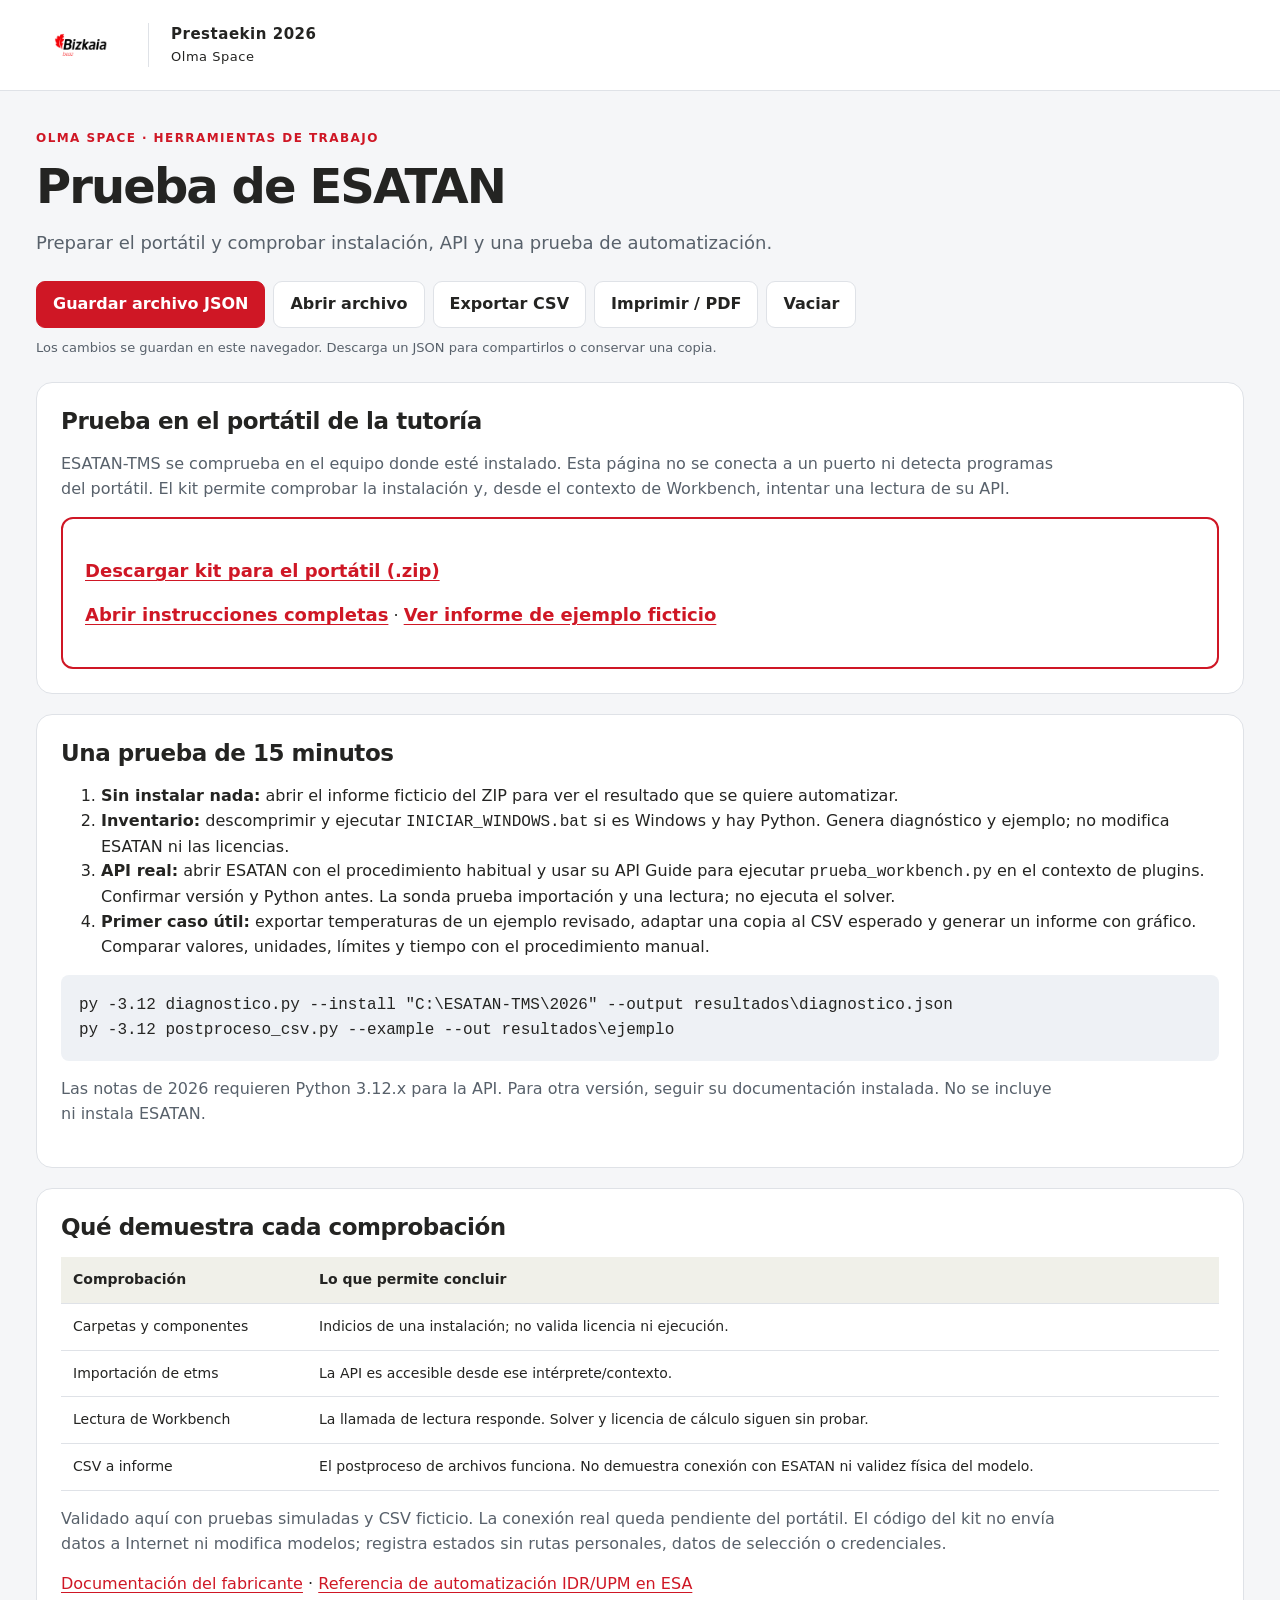
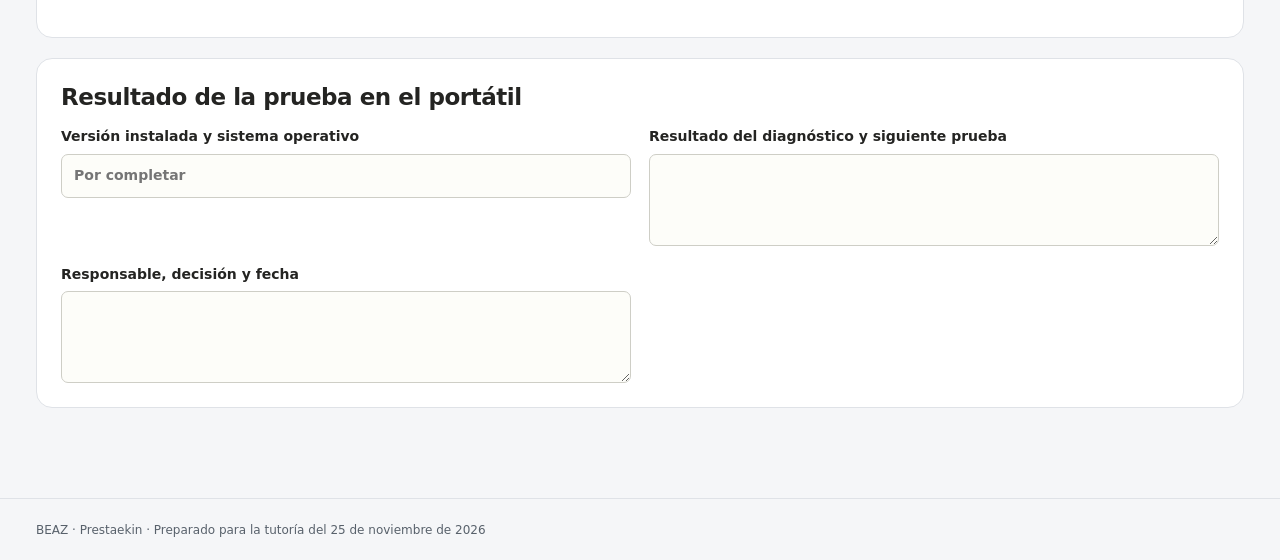
<file: tools/olma-esatan.html>
<!doctype html><html lang="es"><head><meta charset="utf-8"><meta name="viewport" content="width=device-width,initial-scale=1"><meta name="robots" content="noindex,nofollow"><title>Olma Space · Prueba de ESATAN</title><style>:root{--red:#cf1725;--ink:#242422;--muted:#686963;--line:#e3e3dc;--paper:#f6f6f1;--rose:#fff1f2;--green:#21624a;--blue:#234c82;--radius:16px}*{box-sizing:border-box}body{margin:0;background:var(--paper);font:16px/1.55 system-ui,-apple-system,BlinkMacSystemFont,'Segoe UI',sans-serif;color:var(--ink)}button,input,textarea,select{font:inherit}button,a{touch-action:manipulation}a{color:var(--red);text-underline-offset:3px}button{cursor:pointer;border:1px solid var(--line);background:white;color:var(--ink);padding:10px 16px;border-radius:9px;font-weight:600}button:hover{border-color:var(--red)}button.primary{background:var(--red);border-color:var(--red);color:white}button:disabled{opacity:.45;cursor:not-allowed}button:focus-visible,a:focus-visible,input:focus-visible,textarea:focus-visible,select:focus-visible{outline:3px solid #145fab;outline-offset:3px}header{background:white;border-bottom:1px solid var(--line)}.brand{max-width:1440px;margin:auto;display:flex;align-items:center;gap:22px;padding:18px 36px}.brand img{width:90px;height:54px;object-fit:contain}.brand-text{border-left:1px solid var(--line);padding-left:22px;font-size:13px;letter-spacing:.04em}.brand-text strong{display:block;font-size:15px}.brand>a{margin-left:auto;font-size:14px}main{max-width:1440px;margin:auto;padding:38px 36px 70px}.eyebrow{font-size:12px;letter-spacing:.12em;text-transform:uppercase;font-weight:700;color:var(--red);margin:0 0 12px}h1{font-size:clamp(30px,4vw,48px);line-height:1.12;letter-spacing:-.04em;margin:0 0 16px;font-weight:700}h2{font-size:23px;line-height:1.25;margin:0 0 14px;letter-spacing:-.02em}h3{font-size:16px;margin:0 0 12px}.lede{max-width:850px;font-size:18px;color:var(--muted);margin:0 0 24px}.toolbar{display:flex;flex-wrap:wrap;gap:8px;align-items:center;margin:18px 0 10px}.save-status,.small,small{font-size:13px;color:var(--muted)}.save-status{min-height:22px;margin-bottom:22px}.notice{padding:16px 20px;border-left:4px solid var(--red);border-radius:4px 12px 12px 4px;background:var(--rose);margin:20px 0}.notice.neutral{background:#eeeee8;border-color:#8d8e83}.notice strong{display:block;margin-bottom:3px}.tabs{display:flex;gap:6px;overflow:auto;border-bottom:1px solid var(--line);margin:26px 0;padding-bottom:10px}.tabs button{white-space:nowrap;background:transparent;border:0;color:var(--muted)}.tabs button[aria-selected=true]{background:var(--rose);color:var(--red)}.panel{background:white;border:1px solid var(--line);border-radius:var(--radius);padding:24px;margin:20px 0}.panel>p:first-of-type{color:var(--muted)}.grid{display:grid;grid-template-columns:repeat(2,minmax(0,1fr));gap:22px}.grid.three{grid-template-columns:repeat(3,minmax(0,1fr))}.grid>.panel{margin:0}.fields{display:grid;grid-template-columns:repeat(2,minmax(0,1fr));gap:18px}.field{display:block;font-size:14px;font-weight:600}.field.full{grid-column:1/-1}.field small{display:block;font-weight:400;margin-top:5px}.field input,.field textarea,.field select,td input,td textarea,td select{display:block;width:100%;margin-top:6px;border:1px solid #cecec6;border-radius:7px;background:#fdfdf9;padding:10px 12px;color:var(--blue);min-height:44px}.field textarea{min-height:92px;resize:vertical}.field input:invalid:not(:placeholder-shown){border-color:var(--red)}.unit{font-weight:400;color:var(--muted)}.metrics{display:grid;grid-template-columns:repeat(4,minmax(0,1fr));gap:16px;margin:22px 0}.metric{background:white;padding:22px;border:1px solid var(--line);border-radius:var(--radius)}.metric.featured{background:var(--red);color:white;border-color:var(--red)}.metric span{font-size:13px;display:block}.metric strong{display:block;font-size:clamp(22px,2.6vw,34px);letter-spacing:-.04em;line-height:1.3;margin:8px 0}.metric small{display:block}.metric.featured small{color:#ffe6e8}.table-wrap{overflow:auto;margin:16px 0;max-width:100%}table{width:100%;border-collapse:collapse;text-align:left;font-size:14px}thead{background:#f0f0e9}th,td{padding:12px;vertical-align:top;border-bottom:1px solid var(--line)}th{font-size:12px;font-weight:700}tbody th{font-size:14px}td input,td textarea,td select{min-width:140px;font-size:14px;margin:0}td input[type=number]{min-width:115px}td textarea{min-width:210px;min-height:66px;resize:vertical}.numeric{text-align:right;font-variant-numeric:tabular-nums}.negative{color:var(--red);font-weight:700}.positive{color:var(--green);font-weight:700}.section-label{color:var(--red);font-size:12px;font-weight:700;letter-spacing:.09em}.chart{width:100%;height:auto}.chart text{font-family:system-ui,sans-serif;font-size:13px;fill:var(--ink)}.legend{display:flex;gap:18px;font-size:13px;margin-bottom:8px}.dot{display:inline-block;width:10px;height:10px;border-radius:50%;background:var(--red);margin-right:7px}.dot.grey{background:#6b716a}.link-card{display:block;text-decoration:none;color:var(--ink);padding:26px;background:white;border:1px solid var(--line);border-radius:var(--radius);transition:transform .15s}.link-card:hover{transform:translateY(-3px);border-color:var(--red)}.link-card strong{display:block;font-size:26px;letter-spacing:-.03em;margin:10px 0}.link-card span{color:var(--muted);display:block}.link-card .arrow{color:var(--red);font-size:22px;margin-top:16px}details{border-top:1px solid var(--line);padding:16px 0}summary{cursor:pointer;font-weight:600}.two-col{columns:2;column-gap:32px}.error{color:var(--red);font-weight:600}.empty{padding:36px;text-align:center;color:var(--muted);border:1px dashed #cfcfc5;border-radius:14px}footer{max-width:1440px;margin:auto;padding:22px 36px;border-top:1px solid var(--line);font-size:12px;color:var(--muted)}.no-break{break-inside:avoid}.tag{display:inline-block;padding:4px 10px;border-radius:20px;background:var(--rose);color:var(--red);font-size:12px;font-weight:700}.table-toolbar{display:flex;gap:8px}.compact p{margin:8px 0}.numbered{padding-left:22px}.numbered li{margin:10px 0}[hidden]{display:none!important}.report-only{display:none}@media(max-width:800px){main{padding:28px 18px 50px}.brand{padding:16px 18px;gap:12px}.brand-text{padding-left:12px}.brand>a{font-size:12px}.grid,.grid.three{grid-template-columns:1fr}.metrics{grid-template-columns:repeat(2,minmax(0,1fr))}.panel{padding:20px}.two-col{columns:1}.fields{grid-template-columns:1fr}h1{font-size:34px}.metric{padding:16px}.toolbar button{font-size:13px;padding:9px 12px}}@media print{@page{size:A4 landscape;margin:12mm}body{font-size:11px;background:white}.brand{padding:0 0 12px}.brand>a,.toolbar,.tabs,.save-status,.table-toolbar,button,.no-print{display:none!important}main{padding:14px 0;max-width:none}h1{font-size:28px}h2{font-size:19px}.panel{padding:14px;margin:12px 0}.metrics{gap:8px}.metric{padding:12px}.metric strong{font-size:23px}.table-wrap{overflow:visible}table{font-size:10px;table-layout:fixed}th,td{padding:6px;overflow-wrap:anywhere}td input,td textarea,td select{min-width:0;font-size:10px;padding:3px}input,textarea,select{border:0!important;min-width:0!important;background:white!important;color:black!important}.report-only{display:block}.chart{max-height:210px}.panel,.metric{break-inside:avoid}.panel:has(table){break-inside:auto}thead{display:table-header-group}tr{break-inside:avoid}.grid.three{grid-template-columns:repeat(3,1fr)}footer{padding:10px 0}}

.tool-confirm{position:fixed;inset:0;z-index:9999;display:grid;place-items:center;padding:24px;background:#25252580}.tool-confirm>div{max-width:560px;width:100%;background:white;padding:28px;border-radius:14px;box-shadow:0 10px 60px #0004}.tool-confirm h2{margin-bottom:16px}.tool-confirm p{line-height:1.6;margin-bottom:22px}.tool-confirm .toolbar{justify-content:flex-end;margin:0}

:root{--paper:#f5f6f8;--line:#dfe2e7;--muted:#58616b}main{max-width:1280px}.record{border:1px solid var(--line);border-radius:12px;padding:22px;margin:18px 0;background:#fafbfc}.record-head{display:flex;justify-content:space-between;align-items:center;gap:14px;margin-bottom:18px}.record-head h3{font-size:19px;margin:0}.record .fields{grid-template-columns:repeat(3,minmax(0,1fr))}.record input,.record select,.record textarea{background:white}.small,small,.metric span,th{font-size:14px}.metric strong{font-size:28px}.metric small{font-size:14px}.tabs{position:sticky;top:0;background:#f5f6f8;z-index:2;padding-top:8px}.tabs button{font-size:16px}.panel p{max-width:1000px}.guide-table{min-width:750px}.guide-table td{min-width:140px}.source-note{font-size:14px}.guide-tabs{position:static}.guide-card{border:1px solid var(--line);padding:18px;border-radius:10px}select{appearance:none;background-image:linear-gradient(45deg,transparent 50%,#59616b 50%),linear-gradient(135deg,#59616b 50%,transparent 50%);background-position:calc(100% - 18px) 50%,calc(100% - 13px) 50%;background-size:5px 5px;background-repeat:no-repeat;padding-right:32px!important}code{overflow-wrap:anywhere}pre{white-space:pre-wrap;background:#eef1f5;border-radius:8px;padding:18px;overflow:auto}.download-box{border:2px solid var(--red);border-radius:12px;padding:22px}.download-box a{font-weight:700;font-size:18px}.metrics{grid-template-columns:repeat(2,minmax(0,1fr))}@media(max-width:850px){.record .fields{grid-template-columns:repeat(2,minmax(0,1fr))}}@media(max-width:580px){.record .fields{grid-template-columns:1fr}.record{padding:16px}.record-head{align-items:flex-start;flex-direction:column}.metric strong{font-size:24px}}@media print{[role=tabpanel][hidden]{display:block!important}.record .fields{grid-template-columns:repeat(3,minmax(0,1fr))}.record{break-inside:avoid}.record-head button,.download-box{display:none}.panel{break-inside:auto}.metrics{grid-template-columns:repeat(4,minmax(0,1fr))}.tabs{display:none}th,small,.small,.metric span,.metric small{font-size:10px}}
</style></head><body><header><div class="brand"><img src="[data-uri]" alt="BEAZ Bizkaia"><div class="brand-text"><strong>Prestaekin 2026</strong>Olma Space</div></div></header><main><p class="eyebrow">Olma Space · Herramientas de trabajo</p><h1>Prueba de ESATAN</h1><p class="lede">Preparar el portátil y comprobar instalación, API y una prueba de automatización.</p><div class="toolbar no-print"><button id="save-file" class="primary">Guardar archivo JSON</button><button id="load-file">Abrir archivo</button><button id="export-csv">Exportar CSV</button><button id="print">Imprimir / PDF</button><button id="reset">Vaciar</button><input id="import-file" type="file" accept=".json,application/json" hidden></div><div id="save-status" role="status" aria-live="polite" class="save-status"></div><div id="example-note" class="notice" hidden><strong>Ejemplo ficticio</strong>Estos números solo demuestran la herramienta. No representan datos de Olma.</div><div id="content"></div></main><footer>BEAZ · Prestaekin · Preparado para la tutoría del 25 de noviembre de 2026</footer><script>const CONFIG={"id":"olma-esatan","company":"olma-space","type":"olma-esatan","title":"Olma Space · Prueba de ESATAN","subtitle":"Preparar el portátil y comprobar instalación, API y una prueba de automatización.","defaults":{},"fields":[{"id":"version","label":"Versión instalada y sistema operativo","type":"text","help":""},{"id":"result","label":"Resultado del diagnóstico y siguiente prueba","type":"textarea","help":""},{"id":"decision","label":"Responsable, decisión y fecha","type":"textarea","help":""}],"tables":[]};
(function(root){
'use strict';
const num=(v,label,min=0,max=Infinity)=>{if(v===''||v===undefined||v===null||!Number.isFinite(Number(v))||Number(v)<min||Number(v)>max)throw Error('Completa '+label+' con un número entre '+min+' y '+(Number.isFinite(max)?max:'el máximo previsto')+'.');return Number(v);};
const month=v=>{if(!/^\d{4}-(0[1-9]|1[0-2])$/.test(v||''))throw Error('Indica un mes válido (AAAA-MM).');return v;};
const active=r=>Object.values(r).some(v=>v!==''&&v!==undefined&&v!==null);
const modeAllowed=(r,project,mode)=>mode==='Real'?r.basis==='Real'&&project.status!=='Oportunidad':r.basis==='Previsión'&&(mode==='Plan ampliado'||project.status!=='Oportunidad');
function months(start,count=6){month(start);const [y,m]=start.split('-').map(Number);return Array.from({length:count},(_,i)=>new Date(Date.UTC(y,m-1+i,1)).toISOString().slice(0,7));}
function projectResults(state){const v=state.values,m=month(v.month),mode=v.scenario;const projects=state.tables.projects.filter(active);const ids=new Map();for(const p of projects){if(!p.id||ids.has(p.id))throw Error('Cada proyecto necesita un código único.');ids.set(p.id,p);}let items=[],errors=[];for(const [i,r] of state.tables.activity.entries()){if(!active(r))continue;if(!r.month){errors.push('Fila de actividad '+(i+1)+': falta mes.');continue;}if(r.month!==m)continue;const p=ids.get(r.project);if(!p){errors.push('Fila '+(i+1)+': el código de proyecto no existe.');continue;}if(!['Real','Previsión'].includes(r.basis)){errors.push('Fila '+(i+1)+': indica Real o Previsión.');continue;}if(!['Firmado','Oportunidad','Cerrado'].includes(p.status)){errors.push('Proyecto '+p.id+': falta estado.');continue;}if(!modeAllowed(r,p,mode))continue;try{const revenue=num(r.revenue,p.id+': ingresos ejecutados'),hours=num(r.hours,p.id+': horas'),rate=num(r.rate,p.id+': coste empresa/hora'),direct=['external','licenses','travel','other'].reduce((s,k)=>s+num(r[k],p.id+': '+k),0),founder=num(r.founder,p.id+': coste adicional de fundadores');const cost=hours*rate+direct;items.push({id:p.id,name:p.name||p.id,line:p.line,revenue,hours,cost,margin:revenue-cost,founder,economicMargin:revenue-cost-founder,invoiced:num(r.invoiced,p.id+': facturado'),collected:num(r.collected,p.id+': cobrado')});}catch(e){errors.push(e.message);}}
const aggregate=Object.values(items.reduce((a,r)=>{if(!a[r.id])a[r.id]={...r,revenue:0,hours:0,cost:0,margin:0,founder:0,economicMargin:0,invoiced:0,collected:0};for(const k of ['revenue','hours','cost','margin','founder','economicMargin','invoiced','collected'])a[r.id][k]+=r[k];return a;},{}));
return {items:aggregate,errors,complete:errors.length===0&&items.length>0,...Object.fromEntries(['revenue','hours','cost','margin','founder','economicMargin','invoiced','collected'].map(k=>[k,items.reduce((s,r)=>s+r[k],0)]))};}
function pnl(state){const projects=projectResults(state),m=state.values.month,mode=state.values.scenario,basis=mode==='Real'?'Real':'Previsión';const errors=[...projects.errors];if(!projects.items.length)errors.push('Añade actividad del mes y escenario elegido.');let rdCost=0,rdCapitalized=0,rdGrants=0;const rd=state.tables.rd.filter(r=>active(r)&&r.month===m&&r.basis===basis);if(!rd.length)errors.push('Registra la I+D propia del mes; usa 0 explícito si no hubo gasto.');for(const r of rd){try{const cost=num(r.hours,'I+D horas')*num(r.rate,'I+D coste/hora')+num(r.external,'I+D compras y servicios');const cap=num(r.capitalized,'I+D activada'),grant=num(r.grants,'ayuda imputada a resultados');if(cap>cost)throw Error('La activación no puede superar el coste registrado en esa fila de I+D.');if(cap>0&&r.reviewed!=='Sí')throw Error('Confirma revisión con la asesoría antes de sumar I+D activada.');rdCost+=cost;rdCapitalized+=cap;rdGrants+=grant;}catch(e){errors.push(e.message);}}
const overhead=state.tables.overhead.filter(r=>active(r)&&r.month===m&&r.basis===basis);let structure=0,otherGrants=0,amortization=0;if(overhead.length!==1)errors.push('Registra una única fila de estructura para ese mes y tipo de dato.');for(const r of overhead)try{structure+=num(r.cost,'estructura');otherGrants+=num(r.grants,'otras ayudas imputadas');amortization+=num(r.amortization,'amortización');}catch(e){errors.push(e.message);}
const beforeRD=projects.margin-structure,afterRD=beforeRD-rdCost,ebitda=afterRD+rdCapitalized+rdGrants+otherGrants;
return {projects,rdCost,rdCapitalized,rdGrants,structure,otherGrants,amortization,beforeRD,afterRD,ebitda,operating:ebitda-amortization,economic:ebitda-projects.founder,errors,complete:errors.length===0};}
function hiring(state){const v=state.values,labels=months(v.cashStart),start=month(v.hireStart),startIndex=labels.indexOf(start);if(startIndex<0)throw Error('La incorporación debe estar dentro de los seis meses de caja.');const delay=num(v.delay,'retraso de cobros',0,2);if(!Number.isInteger(delay))throw Error('El retraso se expresa en meses completos.');const opening=num(v.opening,'caja inicial'),reserve=num(v.reserve,'reserva mínima'),monthly=num(v.hireCost,'coste mensual completo'),setup=num(v.setup,'coste inicial'),productive=num(v.productive,'horas productivas/mes',1),util=num(v.utilization,'ocupación mínima %',1,100)/100,continuity=num(v.continuity,'meses de continuidad',1,6);if(!Number.isInteger(continuity))throw Error('La continuidad debe ser un número de meses entero.');if(startIndex+continuity>6)throw Error('El horizonte de seis meses no cubre la continuidad exigida desde la incorporación.');const expanded=v.cashScenario==='Con oportunidades',product=v.roleType==='Producto',contribution=product?null:num(v.contribution,'contribución por hora antes del coste de la nueva persona');let before=opening,after=opening,deferred=0,rows=[];
for(let i=0;i<6;i++){const matches=state.tables.cash.filter(r=>r.month===labels[i]);if(matches.length!==1)throw Error('Necesitas una única fila de caja para '+labels[i]+'.');const row=matches[0];num(row.inFirm,'cobros firmados '+labels[i]);num(row.inPossible,'cobros posibles '+labels[i]);const out=num(row.out,'pagos existentes '+labels[i])+(expanded?num(row.outPossible,'pagos de oportunidades '+labels[i]):0);num(row.outPossible,'pagos de oportunidades '+labels[i]);num(row.firmHours,'horas delegables firmadas '+labels[i]);num(row.possibleHours,'horas delegables posibles '+labels[i]);let receipts=0;if(i-delay>=0){const r=state.tables.cash.find(r=>r.month===labels[i-delay]);receipts=Number(r.inFirm)+(expanded?Number(r.inPossible):0);}const cost=i>=startIndex?monthly+(i===startIndex?setup:0):0;before+=receipts-out;after+=receipts-out-cost;const demand=Number(row.firmHours)+(expanded?Number(row.possibleHours):0);rows.push({month:labels[i],receipts,out,before,after,cost,demand,contribution:product?null:Math.min(demand,productive)*contribution-monthly});if(i>=6-delay)deferred+=Number(row.inFirm)+(expanded?Number(row.inPossible):0);}
const period=rows.slice(startIndex,startIndex+continuity),load=period.every(r=>r.demand>=productive*util),economic=product?null:period.every(r=>r.contribution>=0),min=Math.min(opening,...rows.map(r=>r.after)),safe=min>=reserve;
return {rows,min,safe,load,economic,product,deferred,reserve,breakEven:product?null:contribution>0?monthly/contribution:null,pass:safe&&load&&(product||economic),expanded,remaining:rows.at(-1).after};}
function capacity(rows){return rows.filter(active).map(r=>{try{const available=num(r.available,'horas disponibles'),firm=num(r.firm,'horas firmadas'),possible=num(r.possible,'horas posibles'),product=num(r.product,'horas de producto'),other=num(r.other,'otras horas');return {...r,free:available-firm-product-other,expanded:available-firm-product-other-possible};}catch(e){return {...r,error:e.message};}});}
function phantom(v){const pct=num(v.pct,'porcentaje',0,100)/100,value=num(v.value,'valor neto distribuible'),base=num(v.base,'valor de referencia'),months=num(v.elapsed,'meses transcurridos',0,600),total=num(v.vesting,'duración en meses',1,600),cliff=num(v.cliff,'cliff en meses',0,total),dilution=num(v.dilution,'dilución posterior %',0,100)/100;const vested=months<cliff?0:Math.min(months/total,1);const effective=pct*(1-dilution)*vested;return{vested,effective,full:effective*value,growth:effective*Math.max(0,value-base)};}
const api={num,month,months,projectResults,pnl,hiring,capacity,phantom};if(typeof module!=='undefined')module.exports=api;else root.OlmaModel=api;
})(typeof globalThis!=='undefined'?globalThis:this);

'use strict';
const $=id=>document.getElementById(id);
const esc=s=>String(s??'').replace(/[&<>"']/g,c=>({'&':'&amp;','<':'&lt;','>':'&gt;','"':'&quot;',"'":'&#39;'}[c]));
const eur=n=>new Intl.NumberFormat('es-ES',{style:'currency',currency:'EUR',maximumFractionDigits:0}).format(n);
const num=(n,d=1)=>new Intl.NumberFormat('es-ES',{maximumFractionDigits:d}).format(n);
const storageKey='beaz-work-v1-'+CONFIG.id;
const embedded=window.parent!==window && new URLSearchParams(location.search).get('embed')==='1';
const channel=new URLSearchParams(location.search).get('channel')||'';
function bridge(type,data){if(embedded)window.parent.postMessage({beazTool:true,channel,toolId:CONFIG.id,type,...data},'*');}
function blankState(){return {schema:1,project:CONFIG.id,values:{...(CONFIG.defaults||{})},tables:Object.fromEntries((CONFIG.tables||[]).map(t=>[t.id,Array.from({length:t.rows||4},(_,i)=>({...((t.seed||[])[i]||{})}))])),example:false};}
let state=blankState(),storageAvailable=true;
function validated(raw){
 if(CONFIG.type==='tco'&&typeof BeazTcoV2!=='undefined')raw=BeazTcoV2.migrate(raw);
 if(!raw||raw.schema!==1||raw.project!==CONFIG.id||typeof raw.values!=='object'||!raw.values||!raw.tables||typeof raw.tables!=='object')throw Error('El archivo no corresponde a esta herramienta.');
 const safe=blankState();
 for(const field of CONFIG.fields||[]){const value=raw.values[field.id];if(value!==undefined){if(!['string','number'].includes(typeof value)||String(value).length>20000)throw Error('Dato no válido: '+field.id);safe.values[field.id]=String(value);}}
 for(const t of CONFIG.tables||[]){const rows=raw.tables[t.id];if(!Array.isArray(rows)||rows.length>300)throw Error('Tabla no válida: '+t.id);safe.tables[t.id]=rows.map(row=>{const clean={};for(const col of t.columns){const value=row?.[col.id];if(value!==undefined){if(!['string','number'].includes(typeof value)||String(value).length>20000)throw Error('Celda no válida.');clean[col.id]=String(value);}}return clean;});}
 safe.example=raw.example===true;return safe;
}
try{if(!embedded){const raw=localStorage.getItem(storageKey);if(raw)state=validated(JSON.parse(raw));}}catch{storageAvailable=false;}
function persist(){
 if(embedded){bridge('changed',{state});$('save-status').textContent='Cambios enviados al panel para guardar. Consulta el estado de guardado encima de la herramienta.';return;}
 try{localStorage.setItem(storageKey,JSON.stringify(state));storageAvailable=true;$('save-status').textContent='Guardado en este navegador · '+new Date().toLocaleTimeString('es-ES',{hour:'2-digit',minute:'2-digit'})+'. Descarga el JSON para conservar una copia o usar otro equipo.';}
 catch{storageAvailable=false;$('save-status').textContent='Este navegador no permite guardar aquí. Usa «Guardar archivo» antes de cerrar.';}
}
function ask(message){return new Promise(resolve=>{const previous=document.activeElement;const layer=document.createElement('div');layer.className='tool-confirm no-print';layer.innerHTML='<div role="alertdialog" aria-modal="true" aria-labelledby="confirm-title" aria-describedby="confirm-message"><h2 id="confirm-title">Confirma el cambio</h2><p id="confirm-message"></p><div class="toolbar"><button data-answer="no">Cancelar</button><button class="primary" data-answer="yes">Continuar</button></div></div>';layer.querySelector('p').textContent=message;document.body.append(layer);const buttons=layer.querySelectorAll('button');function close(value){layer.remove();previous?.focus();resolve(value);}layer.addEventListener('click',e=>{const answer=e.target.closest('[data-answer]');if(answer)close(answer.dataset.answer==='yes');});layer.addEventListener('keydown',e=>{if(e.key==='Escape'){e.preventDefault();close(false);}if(e.key==='Tab'){e.preventDefault();(document.activeElement===buttons[0]?buttons[1]:buttons[0]).focus();}});buttons[0].focus();});}
function download(name,content,type){const blob=new Blob([content],{type});const url=URL.createObjectURL(blob);const a=document.createElement('a');a.href=url;a.download=name;a.click();setTimeout(()=>URL.revokeObjectURL(url),1500);}
function csvCell(v){let s=String(v??'');if(/^[=+@\t\r]/.test(s)||(/^\-/.test(s)&&!/^\-?\d+(\.\d+)?$/.test(s)))s="'"+s;return '"'+s.replace(/"/g,'""')+'"';}
function csv(rows){return '\ufeff'+rows.map(r=>r.map(csvCell).join(';')).join('\r\n');}
function fieldHTML(f){const val=state.values[f.id]??'';const id='f-'+f.id;let input;
 if(f.type==='textarea')input=`<textarea id="${id}" data-field="${f.id}" rows="${f.rows||3}">${esc(val)}</textarea>`;
 else if(f.type==='select')input=`<select id="${id}" data-field="${f.id}">${f.options.map(o=>`<option value="${esc(o)}" ${val===o?'selected':''}>${esc(o)}</option>`).join('')}</select>`;
 else input=`<input id="${id}" data-field="${f.id}" type="${f.type||'text'}" value="${esc(val)}" ${f.type==='number'?'min="'+(f.min??0)+'" step="'+(f.step||'any')+'"':''} ${f.max!==undefined?'max="'+f.max+'"':''} placeholder="${esc(f.placeholder||'Por completar')}">`;
 return `<label class="field ${f.full?'full':''}" for="${id}">${esc(f.label)}${f.unit?` <span class="unit">(${esc(f.unit)})</span>`:''}${input}${f.help?`<small>${esc(f.help)}</small>`:''}</label>`;
}
function fieldsHTML(ids){return '<div class="fields">'+ids.map(id=>fieldHTML(CONFIG.fields.find(f=>f.id===id))).join('')+'</div>';}
function tableHTML(t){const rows=state.tables[t.id];return `<div class="table-wrap"><table><thead><tr>${t.columns.map(c=>'<th scope="col">'+esc(c.label)+'</th>').join('')}</tr></thead><tbody>${rows.map((r,i)=>'<tr>'+t.columns.map(c=>{
 const attrs=`data-table="${t.id}" data-row="${i}" data-col="${c.id}" aria-label="${esc(c.label)} · fila ${i+1}"`,v=r[c.id]??'';
 let control=c.type==='select'?`<select ${attrs}>${(c.options||[]).map(o=>`<option ${v===o?'selected':''}>${esc(o)}</option>`).join('')}</select>`:c.type==='textarea'?`<textarea ${attrs} rows="2">${esc(v)}</textarea>`:`<input ${attrs} type="${c.type||'text'}" value="${esc(v)}" ${c.type==='number'?'min="0" step="any"':''}>`;
 return '<td>'+control+'</td>';
 }).join('')+'</tr>').join('')}</tbody></table></div>${t.fixed?'':`<div class="table-toolbar no-print"><button data-add="${t.id}">+ Añadir fila</button><button data-remove="${t.id}">Quitar última fila</button></div>`}`;}
function tablePanel(id){const t=CONFIG.tables.find(t=>t.id===id);return `<section class="panel"><h2>${esc(t.title)}</h2><p>${esc(t.help||'')}</p><div id="table-${id}">${tableHTML(t)}</div></section>`;}
function commonEvents(){
 document.addEventListener('input',e=>{const el=e.target;if(el.dataset.field){state.values[el.dataset.field]=el.value;persist();update();}else if(el.dataset.table){state.tables[el.dataset.table][Number(el.dataset.row)][el.dataset.col]=el.value;persist();update();}});
 document.addEventListener('click',async e=>{const b=e.target.closest('button');if(!b)return;const id=b.dataset.add||b.dataset.remove;if(id){if(b.dataset.add){if(state.tables[id].length>=300)return;state.tables[id].push({});}else{const r=state.tables[id];if(r.length<=1)return;if(Object.values(r.at(-1)).some(Boolean)&&!await ask('La última fila contiene información. ¿Quieres quitarla?'))return;r.pop();}const t=CONFIG.tables.find(t=>t.id===id);$('table-'+id).innerHTML=tableHTML(t);persist();update();}});
 $('save-file').onclick=()=>download(CONFIG.id+'-'+new Date().toISOString().slice(0,10)+'.json',JSON.stringify(state,null,2),'application/json');
 $('load-file').onclick=()=>$('import-file').click();
 $('import-file').onchange=async e=>{try{const f=e.target.files[0];if(!f)return;if(f.size>3*1024*1024)throw Error('El archivo supera 3 MB.');const next=validated(JSON.parse(await f.text()));if(!await ask('Se sustituirán los datos actuales por los del archivo. ¿Continuar?'))return;state=next;render();persist();update();}catch(err){$('save-status').textContent='No se ha abierto el archivo: '+err.message;}finally{e.target.value='';}};
 $('print').onclick=()=>window.print();
 $('reset').onclick=async()=>{if(!await ask('¿Vaciar esta herramienta? Guarda antes el archivo si quieres conservar los datos.'))return;state=blankState();render();persist();update();};
 $('export-csv').onclick=()=>{let rows=[['Proyecto',CONFIG.title],['Tipo de datos',state.example?'EJEMPLO FICTICIO':'Introducidos por el usuario'],[],['Campo','Valor','Unidad']];for(const f of CONFIG.fields||[])rows.push([f.label,state.values[f.id]??'',f.unit||'']);for(const t of CONFIG.tables||[]){rows.push([],['TABLA',t.title],t.columns.map(c=>c.label));for(const r of state.tables[t.id])rows.push(t.columns.map(c=>r[c.id]??''));}if(typeof exportResults==='function')rows.push(...exportResults());download(CONFIG.id+'.csv',csv(rows),'text/csv;charset=utf-8');};
 $('save-status').textContent=storageAvailable?'Los cambios se guardan en este navegador. Descarga un JSON para compartirlos o conservar una copia.':'Usa «Guardar archivo» para conservar los datos; el guardado del navegador no está disponible.';
 if(embedded){
   document.querySelector('header').hidden=true;
   $('content').inert=true;
   document.querySelector('.toolbar').inert=true;
   $('save-status').textContent='Cargando la versión compartida…';
   window.addEventListener('message',e=>{const m=e.data;if(e.source!==window.parent||!m?.beazTool||m.channel!==channel||m.toolId!==CONFIG.id)return;
     if(m.type==='init'){try{state=m.state?validated(m.state):blankState();render();update();$('content').inert=false;document.querySelector('.toolbar').inert=false;$('save-status').textContent='Datos compartidos con Javier y vuestro equipo. Los cambios se guardan en el panel.';}catch(err){$('save-status').textContent='No se pueden abrir los datos: '+err.message;}}
     if(m.type==='saved')$('save-status').textContent='Guardado compartido confirmado · '+new Date().toLocaleTimeString('es-ES',{hour:'2-digit',minute:'2-digit'});
   });
   bridge('ready',{});
 }
}

const INCENTIVES_HTML="<section class=\"panel olma-incentives-guide\" aria-labelledby=\"olma-incentives-title\">\n  <p class=\"eyebrow\">Incentivos de equipo · España y Bizkaia · Revisión: 24/11/2026</p>\n  <h2 id=\"olma-incentives-title\">Phantom shares y otras alternativas</h2>\n  <p>Elegir primero qué se quiere recompensar: resultados del año, permanencia, valor creado o propiedad real. Después, comparar el coste para Olma y lo que la persona podría recibir. Las simulaciones son importes brutos; no calculan impuestos ni constituyen una oferta.</p>\n  <p class=\"notice\"><strong>Dos comprobaciones antes de decidir:</strong> revisar cualquier compromiso ya comunicado a la persona y confirmar su territorio fiscal. Trabajar en Bizkaia no basta para aplicar automáticamente su régimen de IRPF. Tampoco consta aquí que Olma esté certificada como empresa emergente ni que cumpla un régimen fiscal especial.</p>\n\n  <h3>Qué cambia entre las alternativas</h3>\n  <div class=\"table-wrap\" role=\"region\" aria-label=\"Comparación de incentivos\" tabindex=\"0\">\n    <table>\n      <thead><tr><th scope=\"col\">Esquema</th><th scope=\"col\">Qué recibe la persona</th><th scope=\"col\">Caja y propiedad</th><th scope=\"col\">Cuándo encaja y qué vigilar</th></tr></thead>\n      <tbody>\n        <tr><th scope=\"row\">Phantom de valor completo</th><td>Un derecho contractual a dinero ligado al valor de referencia de la empresa. Incluye el valor de partida, según la fórmula pactada.</td><td>No entrega participaciones ni voto. Al liquidarse consume caja y reduce el valor económico disponible para los socios.</td><td>Participar en el valor total sin incorporar otro socio. Acordar evento de pago, valoración y qué sucede si no hay venta.</td></tr>\n        <tr><th scope=\"row\">Phantom de revalorización / SAR</th><td>Solo la subida sobre una valoración inicial o precio base.</td><td>No entrega propiedad. Hay obligación económica si se cumplen las condiciones y se produce una liquidación positiva.</td><td>Premiar valor nuevo desde una fecha. Exige una base inicial defendible y reglas sobre nuevas aportaciones y dilución.</td></tr>\n        <tr><th scope=\"row\">Stock options</th><td>Derecho a comprar participaciones a un precio fijado. En una S. L., son opciones sobre participaciones.</td><td>La persona se convierte en socia al ejercer y adquirirlas. Puede necesitar dinero para el precio y los impuestos. Hay dilución si se emiten nuevas participaciones; una transmisión de títulos existentes afecta al vendedor.</td><td>Dar propiedad futura a un perfil clave. Concretar origen de títulos, precio, plazo de ejercicio, liquidez y pacto de socios.</td></tr>\n        <tr><th scope=\"row\">Participaciones directas / entrega diferida</th><td>Propiedad real desde la entrega. Una promesa de entrega futura (RSU) no da por sí sola derechos actuales de socio.</td><td>Da derechos societarios según títulos, estatutos y pactos. Puede generar renta en especie sin dinero para pagarla. Dilución o transmisión según instrumentación.</td><td>Cuando se quiere incorporar a una persona como socia. Revisar valoración, derechos, transmisión y salida; no es solo una fórmula de nómina.</td></tr>\n        <tr><th scope=\"row\">Bonus por objetivos o beneficios</th><td>Dinero por un resultado del periodo o de varios años.</td><td>Consume caja cuando se paga y no entrega propiedad. Un bonus ligado a beneficios no es un dividendo.</td><td>Resultados que la persona puede controlar: calidad, entregas, margen o hitos aceptados. Definir cómo se calcula el beneficio, si incluye I+D y cuándo se devenga.</td></tr>\n      </tbody>\n    </table>\n  </div>\n  <p><strong>Para debatir en Olma:</strong> combinar un variable operativo sencillo con un incentivo de largo plazo si ambos responden a objetivos distintos. Un plan ligado solo a la venta de la empresa puede tener poco valor percibido si los socios quieren mantenerla indefinidamente. En ese caso, estudiar una liquidación pactada con valoración y caja, o un bonus plurianual.</p>\n\n  <details open>\n    <summary>Ejemplo: el mismo 1 % puede significar importes diferentes</summary>\n    <p><strong>Ejemplo ficticio:</strong> valor inicial de referencia de 2.000.000 €, valor final de referencia de 8.000.000 €, incentivo inicial del 1 %, 50 % consolidado y dilución futura pactada del 20 %. El porcentaje económico efectivo sería 1 % × 80 % × 50 % = <strong>0,4 %</strong>.</p>\n    <div class=\"table-wrap\" role=\"region\" aria-label=\"Ejemplo económico ficticio\" tabindex=\"0\">\n      <table><thead><tr><th scope=\"col\">Modalidad</th><th scope=\"col\">Cálculo simplificado</th><th scope=\"col\">Importe bruto</th></tr></thead><tbody>\n        <tr><th scope=\"row\">Valor completo</th><td>0,4 % × 8.000.000 €</td><td>32.000 €</td></tr>\n        <tr><th scope=\"row\">Revalorización</th><td>0,4 % × máximo(8.000.000 € − 2.000.000 €, 0)</td><td>24.000 €</td></tr>\n      </tbody></table>\n    </div>\n    <p>El valor usado es una <strong>base contractual de capital</strong>, ajustada por deuda neta, costes y derechos preferentes que correspondan, antes de descontar este incentivo. No es automáticamente el precio bruto del negocio ni la valoración anunciada en una ronda. Esta simplificación no reproduce un reparto con varias clases de acciones.</p>\n    <p>Definir número de derechos, porcentaje sobre capital totalmente diluido, futuras ampliaciones y ampliación del fondo de incentivos. En una phantom, la dilución es contractual; no ocurre por sí sola como en participaciones reales. Si entra capital nuevo, pactar cómo se distingue esa aportación del valor creado. No prometer protección frente a dilución sin calcular quién la asume.</p>\n  </details>\n\n  <details open>\n    <summary>Vesting: un calendario comprensible y condiciones de salida claras</summary>\n    <p><strong>Ejemplo de partida, no regla universal:</strong> 48 meses con un periodo inicial de 12 meses sin consolidación (<em>cliff</em>). Antes del mes 12: 0 %. En el mes 12: 25 %. Después: consolidación mensual hasta el 100 % en el mes 48. Al mes 24 se ha consolidado el 50 % del incentivo, no el 50 % de la empresa.</p>\n    <ul>\n      <li><strong>Por tiempo:</strong> sencillo y previsible; ayuda a retener. Si la persona ya lleva tiempo o recibió una promesa, acordar cómo se reconoce ese periodo.</li>\n      <li><strong>Por hitos:</strong> conecta con resultados, pero requiere evidencia, responsable de aceptación y reglas para retrasos ajenos al empleado.</li>\n      <li><strong>Mixto:</strong> puede combinar permanencia e hitos; usar pocos hitos y evitar que dependa de contratos o financiación que la persona no controla.</li>\n      <li><strong>Salida:</strong> definir causas objetivas, qué ocurre con lo consolidado y lo no consolidado, precio de recompra si hay títulos y ventana de ejercicio si hay opciones. Revisar el encaje laboral de las cláusulas de pérdida.</li>\n      <li><strong>Venta:</strong> estudiar aceleración por cambio de control y una segunda condición, como despido sin causa o cambio sustancial pactado. Es una opción de diseño, no una exigencia legal.</li>\n      <li><strong>Pago:</strong> consolidar no equivale a cobrar. Definir evento de liquidación, plazo, valoración, impuestos y qué ocurre si nunca hay venta o si no hay caja suficiente.</li>\n    </ul>\n    <p>La consolidación mensual reduce saltos respecto a un calendario anual. El plan más adecuado será el que puedan explicar, administrar y pagar, con reglas conocidas antes del periodo.</p>\n  </details>\n\n  <details>\n    <summary>Fiscalidad en territorio común</summary>\n    <p>Orientación para empleados residentes sujetos al IRPF estatal. Administradores, profesionales, no residentes y personas que cambien de territorio requieren un análisis distinto.</p>\n    <ul>\n      <li><strong>Phantom y bonus en dinero:</strong> normalmente rendimientos del trabajo en la base general cuando son exigibles, con retención. El nombre «shares» no los convierte en dividendos o ganancias del ahorro. <a href=\"https://www.boe.es/buscar/act.php?id=BOE-A-2006-20764#a17\" target=\"_blank\" rel=\"noopener noreferrer\">LIRPF, arts. 14 y 17</a>.</li>\n      <li><strong>Opciones no transmisibles:</strong> normalmente hay rendimiento del trabajo en especie al ejercer, por el valor fiscal de las participaciones menos lo pagado. La posterior venta es otra operación, con ganancia o pérdida patrimonial. <a href=\"https://sede.agenciatributaria.gob.es/Sede/ayuda/manuales-videos-folletos/manuales-practicos/irpf-2025/c03-rendimientos-trabajo/rendimientos-trabajo-especie/computo-rendimientos-trabajo-especie/reglas-especiales/otras-reglas-especiales/entrega-acciones-empresa-trabajadores.html\" target=\"_blank\" rel=\"noopener noreferrer\">AEAT, cuadro de opciones y entregas</a>.</li>\n      <li><strong>Entrega gratuita o con descuento:</strong> puede generar retribución en especie. La exención ordinaria llega a 12.000 € por trabajador y año, sujeta a condiciones. Para empresas emergentes puede llegar a 50.000 €, si cumplen el régimen de la Ley 28/2022. Son límites de renta exenta, no un pago neto garantizado.</li>\n      <li><strong>Requisitos:</strong> entre otros, límite de participación conjunta del 5 % con cónyuge/familiares hasta segundo grado y mantenimiento de títulos durante tres años. El régimen ordinario exige oferta en las mismas condiciones; el de emergentes permite diferencias dentro de la política retributiva general. En opciones de emergentes, esa condición se comprueba al concederlas. <a href=\"https://sede.agenciatributaria.gob.es/Sede/ayuda/manuales-videos-folletos/manuales-practicos/irpf-2025/c03-rendimientos-trabajo/rendimientos-trabajo-especie/rendimientos-trabajo-especie-exentos/entrega-acciones-participaciones-trabajadores.html\" target=\"_blank\" rel=\"noopener noreferrer\">AEAT, requisitos de exención</a>.</li>\n      <li><strong>Exceso no exento en emergentes:</strong> puede diferirse hasta venta/salida del patrimonio, cotización o un máximo de diez años desde la entrega, según los supuestos legales. Los ingresos a cuenta se practican al entregar/ejercer aunque la imputación del rendimiento se difiera. Comprobar liquidez. <a href=\"https://sede.agenciatributaria.gob.es/Sede/ayuda/manuales-videos-folletos/manuales-practicos/irpf-2025/c03-rendimientos-trabajo/rendimientos-trabajo-especie/computo-rendimientos-trabajo-especie/reglas-especiales/otras-reglas-especiales/entrega-acciones-empresa-trabajadores.html\" target=\"_blank\" rel=\"noopener noreferrer\">AEAT, imputación e ingresos a cuenta</a>.</li>\n      <li><strong>Reducción por generación prolongada:</strong> un vesting de cuatro años no garantiza la reducción del 30 %. Revisar periodo de generación, imputación, recurrencia, reducciones previas y límites. No confundir reducción con tipo impositivo. <a href=\"https://www.boe.es/buscar/act.php?id=BOE-A-2006-20764#a18\" target=\"_blank\" rel=\"noopener noreferrer\">LIRPF, art. 18.2</a>.</li>\n    </ul>\n    <p>Confirmar certificación de empresa emergente e inscripción cuando proceda. Una empresa tecnológica o industrial no obtiene el régimen solo por describirse como startup.</p>\n  </details>\n\n  <details open>\n    <summary>Bizkaia: comprobar el régimen de emprendimiento antes de comparar impuestos</summary>\n    <p>El <strong>artículo 56 quater de la Norma Foral 13/2013</strong> contempla opciones y otros derechos económicos ligados a la evolución del valor de la empresa. Si se cumplen los requisitos, las retribuciones se tratan como ganancia patrimonial del ahorro cuando son exigibles; para opciones, el cómputo se difiere a la transmisión de las participaciones, con adquisición por lo pagado o cero.</p>\n    <p>El régimen exige encajar en la definición de actividad nueva y persona emprendedora, y reconocer los derechos en los primeros cinco años de actividad o desde la constitución, según el supuesto. La referencia de participación fundacional mínima del 10 % corresponde a la persona emprendedora; no exige que cada empleado reciba un 10 %. Puede alcanzar derechos de empleados, pero <strong>no se da por aplicado a este plan</strong>.</p>\n    <p>Una phantom podría encajar como derecho económico si su contrato y los hechos cumplen la norma. Si no encaja, revisar el régimen foral ordinario: no trasladar las exenciones estatales de 12.000/50.000 € ni la reducción estatal del 30 %. Gipuzkoa, Álava y Navarra tienen sus propias normas.</p>\n    <p class=\"small\"><a href=\"https://www.bizkaia.eus/ogasuna/guregida/noticia.asp?IdNoticia=900009026&amp;Idioma=CA&amp;Tem_Codigo=7884&amp;bnetmobile=0&amp;codpath_biz=5%7C3405%7C7884&amp;dpto_biz=5\" target=\"_blank\" rel=\"noopener noreferrer\">Hacienda Foral: artículo 56 quater</a> · <a href=\"https://www.bizkaia.eus/instrucciones/instruccion_4_2023_68_es.pdf\" target=\"_blank\" rel=\"noopener noreferrer\">Instrucción 4/2023, apartado 2</a> · <a href=\"https://www.bizkaia.eus/documents/880307/27501802/ca_13_2013.pdf/99c24b02-2b3e-821f-a6c5-5a62df447e32\" target=\"_blank\" rel=\"noopener noreferrer\">Norma Foral 13/2013 consolidada</a>.</p>\n  </details>\n\n  <details>\n    <summary>Coste total y seis acuerdos que dejar escritos</summary>\n    <p>Las phantom liquidadas en efectivo no son un incentivo sin coste: pueden generar un pasivo y gasto contable antes del pago, con valoración según el marco aplicable. Revisar por separado retenciones, cotización, deducibilidad y momento del gasto en la sociedad. Una exención de IRPF no acredita una exención de Seguridad Social. <a href=\"https://www.boe.es/buscar/act.php?id=BOE-A-2007-19884\" target=\"_blank\" rel=\"noopener noreferrer\">PGC, norma 17.ª</a> · <a href=\"https://www.boe.es/buscar/act.php?id=BOE-A-2015-11724#a147\" target=\"_blank\" rel=\"noopener noreferrer\">Ley General de la Seguridad Social, art. 147</a>.</p>\n    <ol>\n      <li>Instrumento y objetivo: dinero, revalorización o propiedad real.</li>\n      <li>Derechos o porcentaje y su base, valoración inicial y tratamiento de dilución.</li>\n      <li>Calendario, fecha inicial, hitos y quién acepta su cumplimiento.</li>\n      <li>Salida, cambio de control, ejercicio, liquidación y ausencia de venta.</li>\n      <li>Coste para la empresa, bruto para la persona y forma de financiar impuestos/pago.</li>\n      <li>Validación fiscal, laboral y societaria; aprobación del órgano competente y firma.</li>\n    </ol>\n    <p>La comparativa prepara una decisión con la asesoría. El simulador no sustituye una valoración, una oferta laboral ni el contrato del plan.</p>\n  </details>\n</section>\n";
const ESATAN_HTML="<section class=\"panel\"><h2>Prueba en el portátil de la tutoría</h2><p>ESATAN-TMS se comprueba en el equipo donde esté instalado. Esta página no se conecta a un puerto ni detecta programas del portátil. El kit permite comprobar la instalación y, desde el contexto de Workbench, intentar una lectura de su API.</p><div class=\"download-box\"><p><a href=\"esatan-kit/Olma-ESATAN-kit-2026-11-25.zip\" download>Descargar kit para el portátil (.zip)</a></p><p><a href=\"esatan-kit/README.html\" target=\"_blank\" rel=\"noopener noreferrer\">Abrir instrucciones completas</a> · <a href=\"esatan-kit/demo/informe.html\" target=\"_blank\" rel=\"noopener noreferrer\">Ver informe de ejemplo ficticio</a></p></div></section>\n<section class=\"panel\"><h2>Una prueba de 15 minutos</h2><ol><li><strong>Sin instalar nada:</strong> abrir el informe ficticio del ZIP para ver el resultado que se quiere automatizar.</li><li><strong>Inventario:</strong> descomprimir y ejecutar <code>INICIAR_WINDOWS.bat</code> si es Windows y hay Python. Genera diagnóstico y ejemplo; no modifica ESATAN ni las licencias.</li><li><strong>API real:</strong> abrir ESATAN con el procedimiento habitual y usar su API Guide para ejecutar <code>prueba_workbench.py</code> en el contexto de plugins. Confirmar versión y Python antes. La sonda prueba importación y una lectura; no ejecuta el solver.</li><li><strong>Primer caso útil:</strong> exportar temperaturas de un ejemplo revisado, adaptar una copia al CSV esperado y generar un informe con gráfico. Comparar valores, unidades, límites y tiempo con el procedimiento manual.</li></ol><pre>py -3.12 diagnostico.py --install \"C:\\ESATAN-TMS\\2026\" --output resultados\\diagnostico.json\npy -3.12 postproceso_csv.py --example --out resultados\\ejemplo</pre><p>Las notas de 2026 requieren Python 3.12.x para la API. Para otra versión, seguir su documentación instalada. No se incluye ni instala ESATAN.</p></section>\n<section class=\"panel\"><h2>Qué demuestra cada comprobación</h2><div class=\"table-wrap\"><table><thead><tr><th>Comprobación</th><th>Lo que permite concluir</th></tr></thead><tbody><tr><td>Carpetas y componentes</td><td>Indicios de una instalación; no valida licencia ni ejecución.</td></tr><tr><td>Importación de etms</td><td>La API es accesible desde ese intérprete/contexto.</td></tr><tr><td>Lectura de Workbench</td><td>La llamada de lectura responde. Solver y licencia de cálculo siguen sin probar.</td></tr><tr><td>CSV a informe</td><td>El postproceso de archivos funciona. No demuestra conexión con ESATAN ni validez física del modelo.</td></tr></tbody></table></div><p>Validado aquí con pruebas simuladas y CSV ficticio. La conexión real queda pendiente del portátil. El código del kit no envía datos a Internet ni modifica modelos; registra estados sin rutas personales, datos de selección o credenciales.</p><p><a href=\"https://www.esatan-tms.com/find/brochure.php\" target=\"_blank\" rel=\"noopener noreferrer\">Documentación del fabricante</a> · <a href=\"https://indico.esa.int/event/520/contributions/9881/\" target=\"_blank\" rel=\"noopener noreferrer\">Referencia de automatización IDR/UPM en ESA</a></p></section>\n";
let activeTab='summary',lastPnl=null,lastHire=null;
const tabs=[['summary','Resumen'],['projects','Proyectos'],['research','I+D y estructura'],['hiring','Contratación'],['close','Acuerdos']];
function control(c,value,attrs,id){const v=value??'';if(c.type==='textarea')return `<textarea id="${id}" ${attrs} rows="2">${esc(v)}</textarea>`;if(c.type==='select'||c.type==='project'){const options=c.type==='project'?state.tables.projects.filter(p=>p.id).map(p=>p.id):c.options;return `<select id="${id}" ${attrs}><option value="">Por completar</option>${options.map(o=>`<option value="${esc(o)}" ${o===v?'selected':''}>${esc(o)}</option>`).join('')}</select>`;}return `<input id="${id}" ${attrs} type="${c.type||'text'}" value="${esc(v)}" ${c.type==='number'?'min="0" step="any"':''}>`;}
function cards(id){const t=CONFIG.tables.find(t=>t.id===id);return `<section class="panel"><h2>${esc(t.title)}</h2><p>${esc(t.help)}</p><div class="records">${state.tables[id].map((r,i)=>`<article class="record"><div class="record-head"><h3>${esc(r.name||r.project||r.person||r.month||'Nueva fila')} ${r.month&&r.month!==(r.project||r.person||r.month)?' · '+esc(r.month):''}</h3><button type="button" data-delete="${id}:${i}" class="no-print">Quitar fila ${i+1}</button></div><div class="fields">${t.columns.map(c=>{const key=`${id}-${i}-${c.id}`;return `<label class="field ${c.type==='textarea'?'full':''}" for="${key}">${esc(c.label)}${control(c,r[c.id],`data-table="${id}" data-row="${i}" data-col="${c.id}"`,key)}${c.help?`<small>${esc(c.help)}</small>`:''}</label>`;}).join('')}</div></article>`).join('')||'<p class="empty">Añade la primera fila. Los datos vacíos quedarán pendientes.</p>'}</div><button type="button" data-append="${id}" class="no-print">Añadir ${id==='projects'?'proyecto':'fila'}</button></section>`;}
function metrics(items){return '<div class="metrics">'+items.map(([title,value,sub])=>`<div class="metric"><span>${esc(title)}</span><strong class="${typeof value==='number'&&value<0?'negative':''}">${typeof value==='number'?eur(value):esc(value)}</strong><small>${esc(sub||'')}</small></div>`).join('')+'</div>';}
function resultTable(headers,rows){return '<div class="table-wrap"><table><thead><tr>'+headers.map(x=>'<th scope="col">'+esc(x)+'</th>').join('')+'</tr></thead><tbody>'+rows.map(r=>'<tr>'+r.map(x=>'<td>'+esc(x)+'</td>').join('')+'</tr>').join('')+'</tbody></table></div>';}
function errors(list){return '<div class="notice"><strong>Pendiente de completar</strong><ul>'+[...new Set(list)].map(x=>'<li>'+esc(x)+'</li>').join('')+'</ul><p>Los campos vacíos no se consideran cero. Completa los datos para obtener un resultado total.</p></div>';}
function summaryHTML(){return `<section class="panel"><h2>Un mismo mes, cuatro lecturas</h2>${fieldsHTML(['month','scenario'])}<p>Pedido, ingreso por trabajo ejecutado, factura y cobro tienen momentos diferentes. Completad el ingreso reconocido con el criterio de vuestra asesoría.</p><div id="pnl-result"></div></section><details class="panel"><summary>Cómo leer los resultados y separar la I+D</summary><p>El margen descuenta horas a coste empresa y costes directos consumidos. Después se restan estructura e I+D propia. Las ayudas imputadas y la activación revisada se muestran por separado. El resultado operativo resta la amortización; no incluye intereses ni impuestos. Es una cuenta de gestión simplificada que debe conciliarse con la contabilidad.</p><p>Si el trabajo de los fundadores ya está incluido en las horas y el coste del proyecto, el ajuste adicional debe ser 0 €. Solo se añade el valor de trabajo que aún no tenga coste imputado. Este ajuste muestra una visión económica; no crea por sí mismo un gasto contable ni un pago. No dupliques horas o salarios entre proyectos, I+D y estructura.</p><p>Reconocer ingresos por avance exige cumplir condiciones contractuales y medir el avance con fiabilidad. La activación de I+D exige evidencia: no sirve para cambiar libremente el resultado.</p><p><a target="_blank" rel="noopener noreferrer" href="https://www.boe.es/buscar/act.php?id=BOE-A-2021-2155">ICAC: ingresos por ejecución</a> · <a target="_blank" rel="noopener noreferrer" href="https://www.boe.es/buscar/act.php?id=BOE-A-2007-19884">PGC: I+D y ayudas</a></p></details>`;}
function render(){if(CONFIG.type==='olma-finance'){let html=`<nav class="tabs no-print" role="tablist" aria-label="Secciones de rentabilidad">${tabs.map(([id,label])=>`<button id="tab-${id}" role="tab" aria-selected="${id===activeTab}" aria-controls="page-${id}" tabindex="${id===activeTab?0:-1}" data-tab="${id}">${label}</button>`).join('')}</nav>`;const content={summary:summaryHTML(),projects:cards('projects')+cards('activity'),research:cards('rd')+cards('overhead'),hiring:`<section class="panel"><h2>Preparar una incorporación</h2><p>Define el puesto y prueba las condiciones de carga, economía y caja. Los umbrales son decisiones vuestras; el resultado no autoriza automáticamente una contratación.</p>${fieldsHTML(['role','roleType','hireStart','hireCost','setup','productive','utilization','continuity','contribution'])}</section><section class="panel"><h2>Escenario de caja a seis meses</h2>${fieldsHTML(['cashStart','cashScenario','delay','opening','reserve'])}<button data-months class="no-print">Añadir meses de caja que faltan</button><p>Sin compensar cobros y pagos con probabilidades. Con oportunidades se añaden tanto sus cobros como sus pagos. Los nuevos ingresos que la contratación pudiera generar no se presuponen.</p></section><div id="hire-result"></div>${cards('cash')}${cards('capacity')}<div id="capacity-result"></div>`,close:`<section class="panel"><h2>Acuerdos de la tutoría</h2>${fieldsHTML(['source','decision'])}<p>Registrar condición para contratar, responsable y revisión. Actualizar también las acciones acordadas en el panel.</p></section>`};html+=tabs.map(([id])=>`<section id="page-${id}" role="tabpanel" aria-labelledby="tab-${id}" ${id===activeTab?'':'hidden'}>${content[id]}</section>`).join('');$('content').innerHTML=html;}
else if(CONFIG.type==='olma-incentives'){$('content').innerHTML=INCENTIVES_HTML+`<section class="panel"><h2>Simular dos modalidades de phantom</h2><p>Importes brutos, antes de retenciones o cotizaciones. Simulación simplificada: mismo porcentaje sobre una base acordada, con consolidación mensual y cliff. Las rondas y preferencias reales pueden requerir otro cálculo.</p>${fieldsHTML(['pct','value','base','elapsed','vesting','cliff','dilution'])}<div id="phantom-result"></div><p>En revalorización se aplica el porcentaje efectivo a la diferencia positiva entre valor final y base; en valor total, al valor final. No son acciones ni una simulación de un plan aprobado.</p></section><section class="panel"><h2>Ficha para acordar</h2>${fieldsHTML(['decision'])}</section>`;}
else {$('content').innerHTML=ESATAN_HTML+`<section class="panel"><h2>Resultado de la prueba en el portátil</h2>${fieldsHTML(['version','result','decision'])}</section>`;}
$('example-note').hidden=!state.example;update();}
function switchTab(id){activeTab=id;render();$('tab-'+id)?.focus();}
function chartMargins(items){const width=920,height=80+items.length*74,max=Math.max(1,...items.map(r=>Math.abs(r.margin))),mid=440,scale=380/max;return `<svg xmlns="http://www.w3.org/2000/svg" role="img" aria-label="Margen de proyectos antes de estructura e I+D propia" viewBox="0 0 ${width} ${height}" class="chart"><rect width="100%" height="100%" fill="white"/><text x="20" y="26" font-size="18" fill="#242424">Margen de proyectos · ${esc(state.values.month)} · ${esc(state.values.scenario)}</text><line x1="${mid}" x2="${mid}" y1="48" y2="${height-15}" stroke="#999"/>${items.map((r,i)=>{const y=65+i*74,w=Math.abs(r.margin)*scale;return `<text x="20" y="${y}" font-size="16">${esc(r.name.slice(0,34))}</text><rect x="${r.margin<0?mid-w:mid}" y="${y+8}" width="${w}" height="22" fill="${r.margin<0?'#cf1725':'#25644d'}"/><text x="${mid+8}" y="${y+46}" font-size="14">${esc(eur(r.margin))}</text>`;}).join('')}</svg>`;}
function chartCash(result){const w=920,h=320,all=[...result.rows.map(r=>r.before),...result.rows.map(r=>r.after),result.reserve,0],lo=Math.min(...all),hi=Math.max(...all),range=hi-lo||1,y=n=>260-(n-lo)/range*210,x=i=>90+i*150;return `<svg xmlns="http://www.w3.org/2000/svg" viewBox="0 0 ${w} ${h}" class="chart" role="img" aria-label="Caja antes y después de contratar"><rect width="100%" height="100%" fill="white"/><text x="20" y="24" font-size="18">Caja al cierre mensual · ${esc(state.values.cashScenario)}</text><text x="20" y="45" font-size="14">Gris: antes de contratar · Rojo: después · Discontinua: reserva</text><line x1="80" x2="860" y1="${y(result.reserve)}" y2="${y(result.reserve)}" stroke="#333" stroke-dasharray="5 5"/><text x="3" y="${y(result.reserve)-6}" font-size="12">${esc(eur(result.reserve))}</text>${['before','after'].map((key,k)=>`<polyline fill="none" stroke="${k?'#cf1725':'#677580'}" stroke-width="3" points="${result.rows.map((r,i)=>x(i)+','+y(r[key])).join(' ')}"/>`).join('')}${result.rows.map((r,i)=>`<text x="${x(i)-25}" y="290" font-size="14">${r.month}</text><circle cx="${x(i)}" cy="${y(r.after)}" r="4" fill="#cf1725"/><text x="${x(i)-30}" y="${y(r.after)-9}" font-size="12">${esc(eur(r.after))}</text>`).join('')}</svg>`;}
function update(){if(CONFIG.type==='olma-finance'){try{lastPnl=OlmaModel.pnl(state);const r=lastPnl;$('pnl-result').innerHTML=(r.complete?metrics([['Margen de proyectos',r.projects.margin],['I+D propia del mes',r.rdCost],['Resultado antes de I+D',r.beforeRD],['EBITDA aproximado',r.ebitda,'Ver conciliación y ajustes']]):errors(r.errors))+resultTable(['Proyecto','Ingreso','Coste directo','Margen','Margen económico¹','Facturado','Cobrado'],r.projects.items.map(p=>[p.name,eur(p.revenue),eur(p.cost),eur(p.margin),eur(p.economicMargin),eur(p.invoiced),eur(p.collected)]))+'<p class="small">¹ El margen económico solo descuenta trabajo de los fundadores cuyo coste no esté ya incluido. Si sus horas ya están valoradas en el proyecto, deja el ajuste en 0 €: ambos márgenes coinciden.</p><p class="small">La tabla muestra las filas completas del mes seleccionado. Si faltan proyectos o datos, sus subtotales todavía no son el resultado total de Olma.</p>'+(r.complete?resultTable(['Conciliación de gestión','Importe'],[['Margen de proyectos',eur(r.projects.margin)],['Estructura',eur(-r.structure)],['Resultado antes de I+D propia',eur(r.beforeRD)],['I+D propia',eur(-r.rdCost)],['Resultado antes de activación y ayudas',eur(r.afterRD)],['I+D activada revisada',eur(r.rdCapitalized)],['Ayudas imputadas a resultados',eur(r.rdGrants+r.otherGrants)],['EBITDA aproximado',eur(r.ebitda)],['Amortización',eur(-r.amortization)],['Resultado operativo aproximado',eur(r.operating)],['EBITDA con ajuste económico de fundadores',eur(r.economic)]])+chartMargins(r.projects.items)+'<button data-chart="margin" class="no-print">Descargar gráfico SVG</button>':'');}catch(e){lastPnl=null;$('pnl-result').innerHTML=errors([e.message]);}
try{lastHire=OlmaModel.hiring(state);const r=lastHire;$('hire-result').innerHTML='<section class="panel"><h2>Resultado del escenario de contratación</h2>'+metrics([['Carga sostenida',r.load?'Cumple':'No cumple','Según horas delegables y ocupación elegida'],['Cobertura del coste',r.product?'Presupuesto de producto':r.economic?'Cumple':'No cumple',r.product?'Validar retorno mediante hitos':'Contribución antes del coste del puesto'],['Caja mínima',r.min,'Incluye saldo inicial y seis cierres'],['Reserva mínima',r.safe?'Se conserva':'Se cruza',eur(r.reserve)]])+`<div class="notice ${r.pass?'neutral':''}"><strong>${r.pass?'El escenario cumple los umbrales indicados':'Revisar las condiciones antes de incorporar'}</strong><p>${r.expanded?'Este resultado depende de oportunidades sin cerrar. Comparad con «Solo firmado».':'Calculado con entradas confirmadas y demanda firmada/presupuestada.'} ${r.product?'Confirmad que el presupuesto y los hitos de producto están aprobados.':''}</p><p>${r.breakEven===null&&!r.product?'La contribución por hora no permite cubrir el coste.':!r.product?'Equilibrio del coste recurrente: '+num(r.breakEven)+' h/mes.':''} El coste inicial se refleja en caja.</p></div>`+chartCash(r)+`<button data-chart="cash" class="no-print">Descargar gráfico SVG</button>`+resultTable(['Mes','Entradas','Pagos actuales','Nuevo puesto','Caja sin puesto','Caja con puesto','Horas delegables'],r.rows.map(x=>[x.month,eur(x.receipts),eur(x.out),eur(x.cost),eur(x.before),eur(x.after),num(x.demand)]))+`<p>Entradas desplazadas fuera del horizonte: ${eur(r.deferred)}. Los cierres mensuales pueden ocultar tensiones entre fechas de pago y cobro.</p></section>`;}catch(e){lastHire=null;$('hire-result').innerHTML=errors([e.message]);}
const rows=OlmaModel.capacity(state.tables.capacity);$('capacity-result').innerHTML='<section class="panel"><h2>Comprobación de capacidad</h2>'+resultTable(['Persona','Mes','Horas libres con firmado','Con oportunidades'],rows.map(r=>[r.person||'Pendiente',r.month||'Pendiente',r.error||num(r.free),r.error?'Pendiente':num(r.expanded)]))+'<p>Un resultado negativo señala sobrecarga. Un valor positivo no garantiza que las tareas sean intercambiables o delegables.</p></section>';}
else if(CONFIG.type==='olma-incentives'){try{const r=OlmaModel.phantom(state.values);$('phantom-result').innerHTML=metrics([['Consolidado',num(r.vested*100)+' %'],['Porcentaje efectivo',num(r.effective*100,3)+' %'],['Phantom valor total',r.full],['Phantom revalorización',r.growth]]);}catch(e){$('phantom-result').innerHTML=errors([e.message]);}}}
function exportResults(){if(CONFIG.type==='olma-finance')return [[],['RESULTADOS DEL MES',state.values.month,state.values.scenario],...(lastPnl?.complete?[['Margen proyectos',lastPnl.projects.margin],['I+D propia',lastPnl.rdCost],['EBITDA aproximado',lastPnl.ebitda],['Resultado operativo',lastPnl.operating]]:[['Resultado incompleto: completar datos']]),[],['CAJA CONTRATACION',state.values.cashScenario],['Mes','Caja antes','Caja después'],...(lastHire?lastHire.rows.map(r=>[r.month,r.before,r.after]):[['Resultado incompleto']])];return [];}
function exampleState(){const s=blankState();s.example=true;if(CONFIG.type==='olma-incentives'){Object.assign(s.values,{pct:1,value:8000000,base:2000000,elapsed:24,vesting:48,cliff:12,dilution:20});return s;}Object.assign(s.values,{month:'2026-11',scenario:'Real',cashStart:'2026-12',cashScenario:'Solo firmado',opening:70000,reserve:15000,delay:0,role:'Ingeniería - EJEMPLO',roleType:'Facturable',hireStart:'2027-01',hireCost:4500,setup:3000,productive:120,utilization:70,continuity:3,contribution:55,source:'EJEMPLO FICTICIO. No representa la actividad de Olma.'});s.tables.projects=[{id:'DEMO',name:'Proyecto ficticio',line:'Servicios',status:'Firmado',orderAmount:90000}];s.tables.activity=[{project:'DEMO',month:'2026-11',basis:'Real',revenue:30000,hours:200,rate:40,external:6000,licenses:1000,travel:500,other:500,founder:0,invoiced:40000,collected:10000}];s.tables.rd=[{month:'2026-11',basis:'Real',project:'Desarrollo ficticio',hours:100,rate:40,external:3000,capitalized:0,reviewed:'No',grants:0}];s.tables.overhead=[{month:'2026-11',basis:'Real',cost:5000,grants:0,amortization:500}];s.tables.cash=OlmaModel.months('2026-12').map(month=>({month,inFirm:20000,inPossible:10000,out:18000,outPossible:6000,firmHours:100,possibleHours:30}));s.tables.capacity=[{month:'2026-12',person:'Perfil ficticio',available:140,firm:120,possible:50,product:20,other:20}];return s;}
render();commonEvents();update();
document.addEventListener('click',async e=>{const el=e.target.closest('button');if(!el)return;if(el.dataset.tab){switchTab(el.dataset.tab);return;}if(el.dataset.append){const id=el.dataset.append;if(state.tables[id].length>=300)return;state.tables[id].push(id==='activity'?{founder:0}:{});render();persist();}if(el.dataset.delete){const [id,i]=el.dataset.delete.split(':');if(!await ask('¿Quitar esta fila? Guarda antes un JSON si quieres conservar una copia.'))return;state.tables[id].splice(Number(i),1);render();persist();}if(el.hasAttribute('data-months')){try{for(const month of OlmaModel.months(state.values.cashStart))if(!state.tables.cash.some(r=>r.month===month))state.tables.cash.push({month});render();persist();}catch(err){$('save-status').textContent=err.message;}}if(el.dataset.chart){const svg=el.dataset.chart==='cash'&&lastHire?chartCash(lastHire):lastPnl?.complete?chartMargins(lastPnl.projects.items):null;if(svg)download('olma-'+el.dataset.chart+'.svg',svg,'image/svg+xml');}});
document.addEventListener('keydown',e=>{if(!e.target.matches('[data-tab]'))return;const i=tabs.findIndex(([id])=>id===e.target.dataset.tab);let j;if(e.key==='ArrowRight')j=(i+1)%tabs.length;if(e.key==='ArrowLeft')j=(i+tabs.length-1)%tabs.length;if(e.key==='Home')j=0;if(e.key==='End')j=tabs.length-1;if(j!==undefined){e.preventDefault();switchTab(tabs[j][0]);}});
if($('example'))$('example').onclick=async()=>{if(!await ask('Se sustituirán los datos actuales por un ejemplo ficticio. Guarda antes el JSON si quieres conservarlos.'))return;state=exampleState();render();persist();};
</script></body></html>
</file>
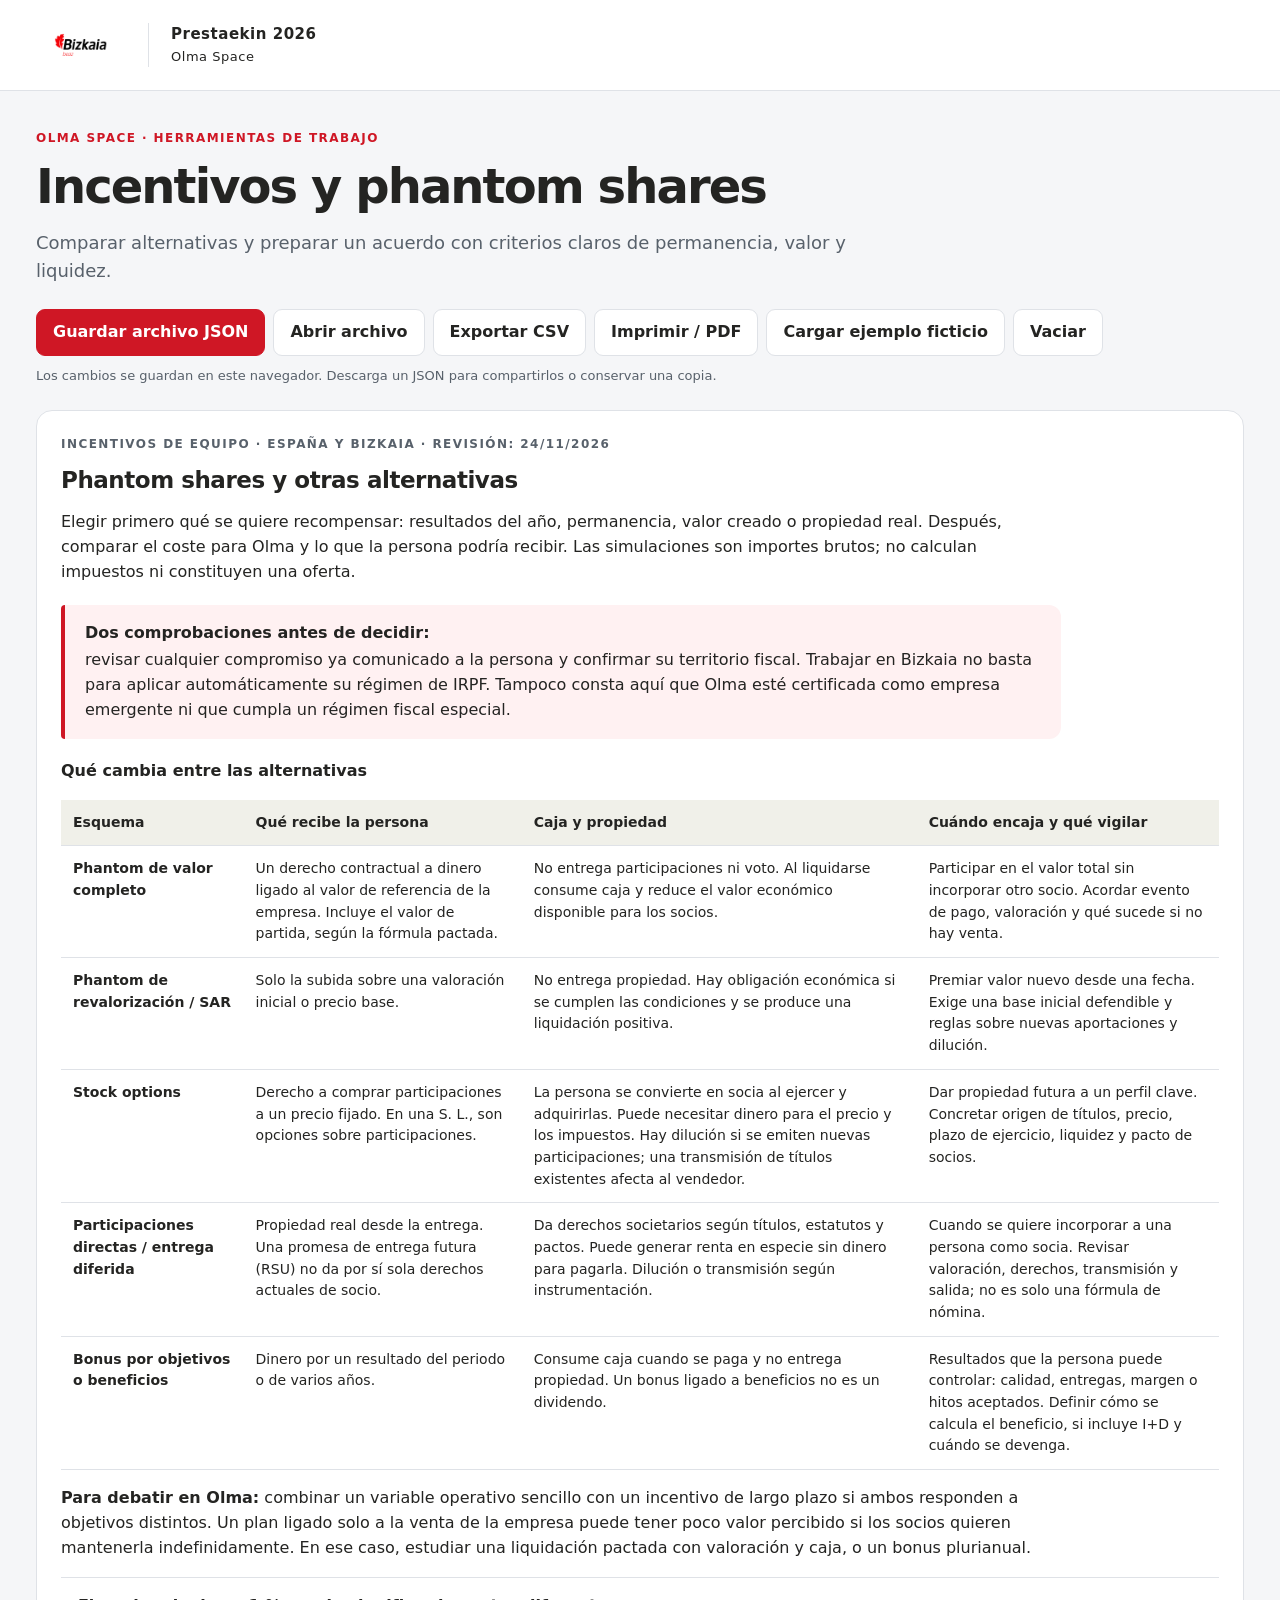
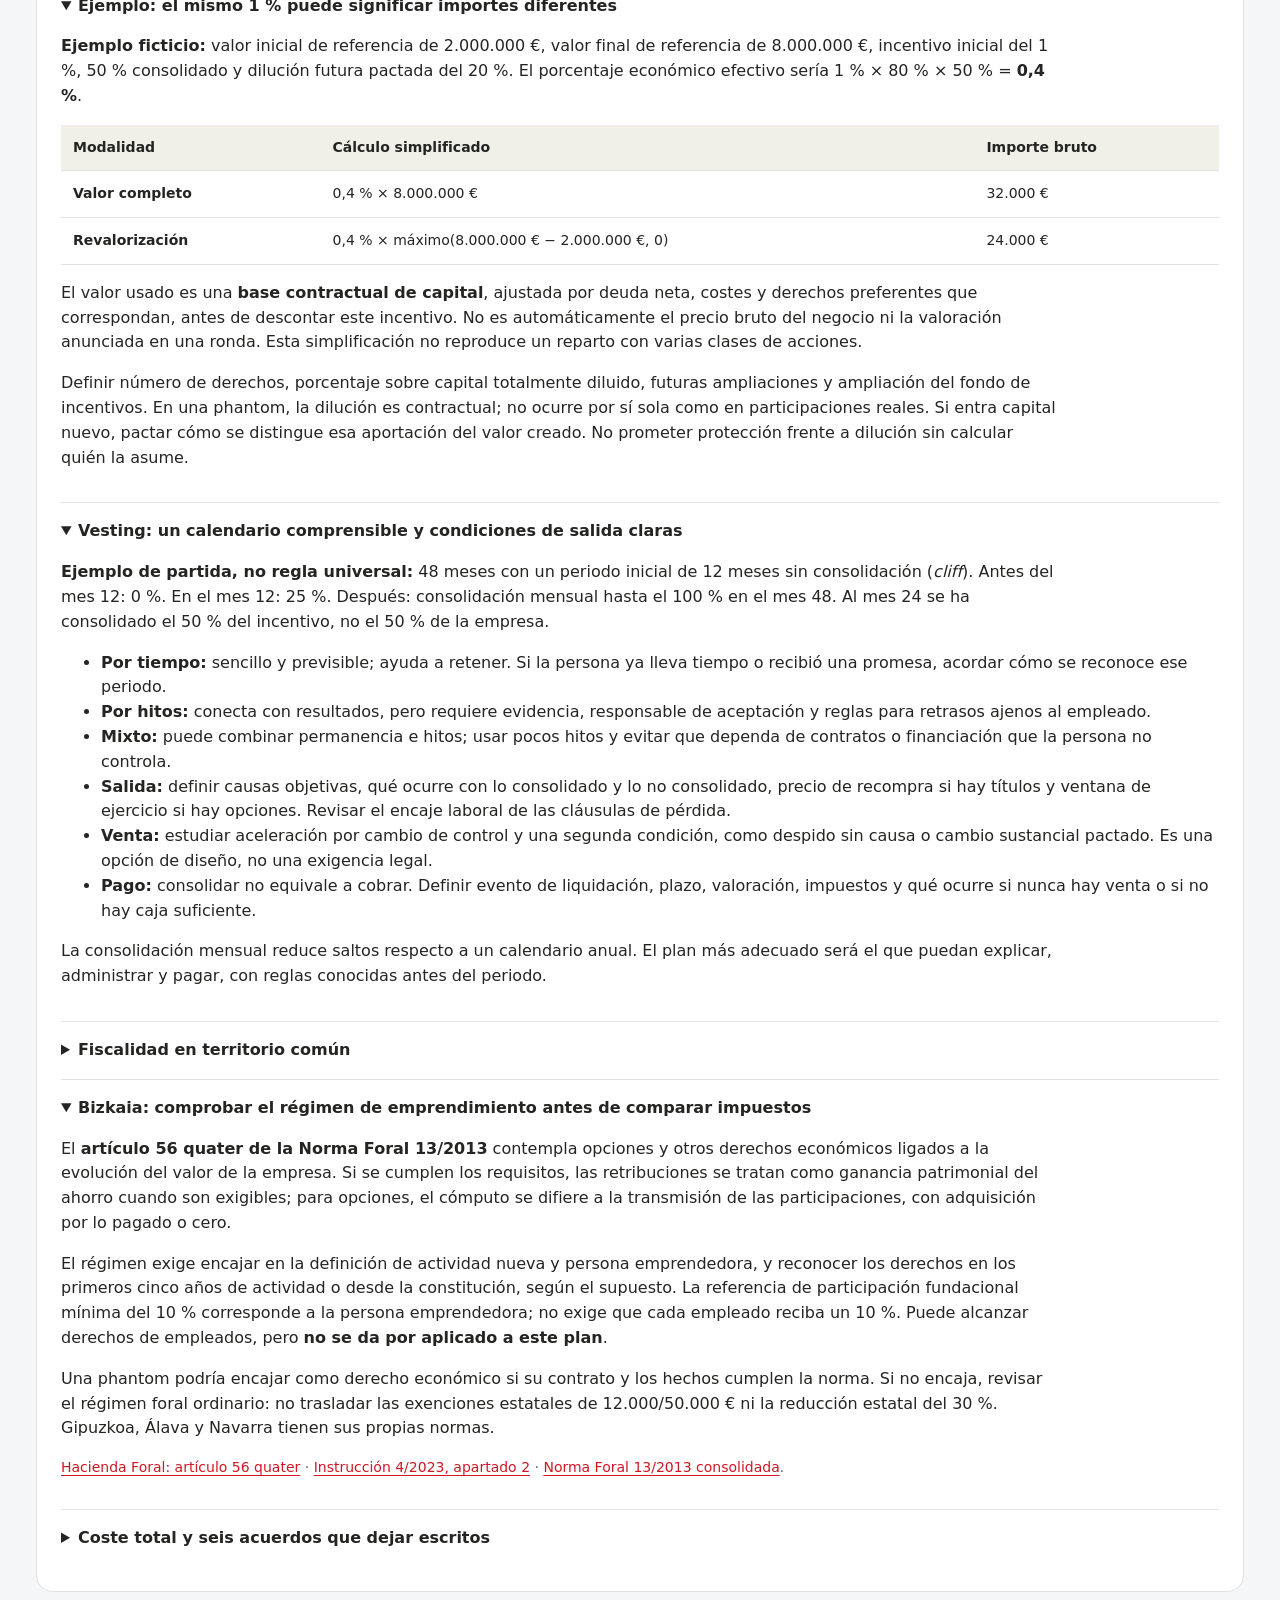
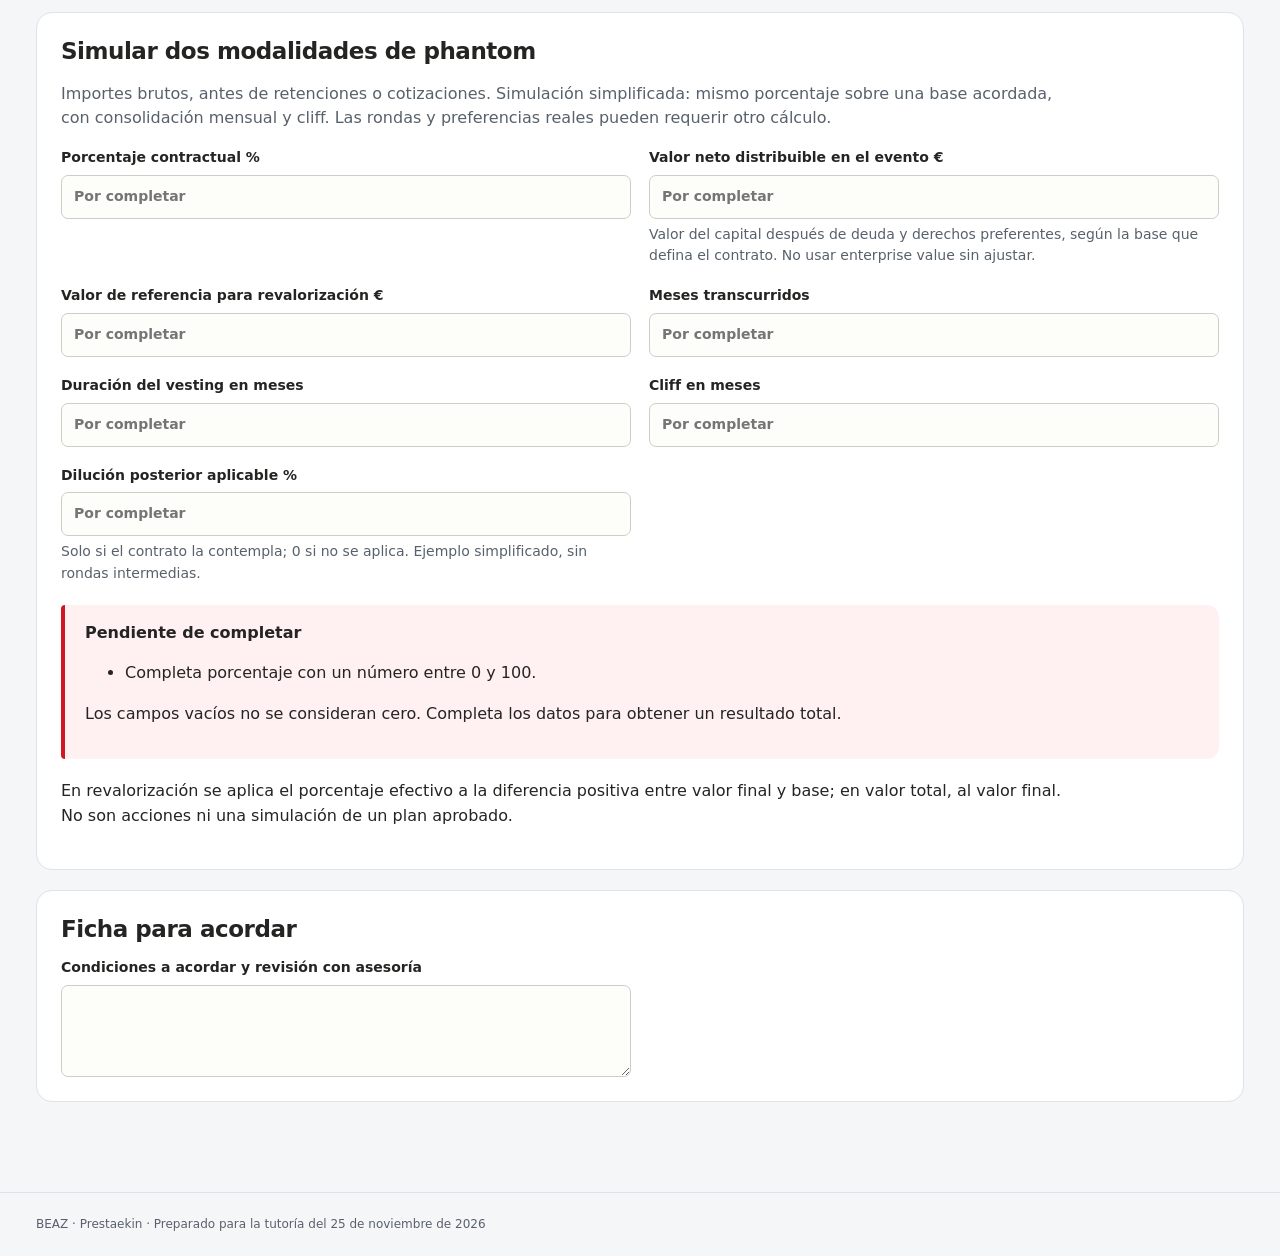
<file: tools/olma-incentivos.html>
<!doctype html><html lang="es"><head><meta charset="utf-8"><meta name="viewport" content="width=device-width,initial-scale=1"><meta name="robots" content="noindex,nofollow"><title>Olma Space · Incentivos y phantom shares</title><style>:root{--red:#cf1725;--ink:#242422;--muted:#686963;--line:#e3e3dc;--paper:#f6f6f1;--rose:#fff1f2;--green:#21624a;--blue:#234c82;--radius:16px}*{box-sizing:border-box}body{margin:0;background:var(--paper);font:16px/1.55 system-ui,-apple-system,BlinkMacSystemFont,'Segoe UI',sans-serif;color:var(--ink)}button,input,textarea,select{font:inherit}button,a{touch-action:manipulation}a{color:var(--red);text-underline-offset:3px}button{cursor:pointer;border:1px solid var(--line);background:white;color:var(--ink);padding:10px 16px;border-radius:9px;font-weight:600}button:hover{border-color:var(--red)}button.primary{background:var(--red);border-color:var(--red);color:white}button:disabled{opacity:.45;cursor:not-allowed}button:focus-visible,a:focus-visible,input:focus-visible,textarea:focus-visible,select:focus-visible{outline:3px solid #145fab;outline-offset:3px}header{background:white;border-bottom:1px solid var(--line)}.brand{max-width:1440px;margin:auto;display:flex;align-items:center;gap:22px;padding:18px 36px}.brand img{width:90px;height:54px;object-fit:contain}.brand-text{border-left:1px solid var(--line);padding-left:22px;font-size:13px;letter-spacing:.04em}.brand-text strong{display:block;font-size:15px}.brand>a{margin-left:auto;font-size:14px}main{max-width:1440px;margin:auto;padding:38px 36px 70px}.eyebrow{font-size:12px;letter-spacing:.12em;text-transform:uppercase;font-weight:700;color:var(--red);margin:0 0 12px}h1{font-size:clamp(30px,4vw,48px);line-height:1.12;letter-spacing:-.04em;margin:0 0 16px;font-weight:700}h2{font-size:23px;line-height:1.25;margin:0 0 14px;letter-spacing:-.02em}h3{font-size:16px;margin:0 0 12px}.lede{max-width:850px;font-size:18px;color:var(--muted);margin:0 0 24px}.toolbar{display:flex;flex-wrap:wrap;gap:8px;align-items:center;margin:18px 0 10px}.save-status,.small,small{font-size:13px;color:var(--muted)}.save-status{min-height:22px;margin-bottom:22px}.notice{padding:16px 20px;border-left:4px solid var(--red);border-radius:4px 12px 12px 4px;background:var(--rose);margin:20px 0}.notice.neutral{background:#eeeee8;border-color:#8d8e83}.notice strong{display:block;margin-bottom:3px}.tabs{display:flex;gap:6px;overflow:auto;border-bottom:1px solid var(--line);margin:26px 0;padding-bottom:10px}.tabs button{white-space:nowrap;background:transparent;border:0;color:var(--muted)}.tabs button[aria-selected=true]{background:var(--rose);color:var(--red)}.panel{background:white;border:1px solid var(--line);border-radius:var(--radius);padding:24px;margin:20px 0}.panel>p:first-of-type{color:var(--muted)}.grid{display:grid;grid-template-columns:repeat(2,minmax(0,1fr));gap:22px}.grid.three{grid-template-columns:repeat(3,minmax(0,1fr))}.grid>.panel{margin:0}.fields{display:grid;grid-template-columns:repeat(2,minmax(0,1fr));gap:18px}.field{display:block;font-size:14px;font-weight:600}.field.full{grid-column:1/-1}.field small{display:block;font-weight:400;margin-top:5px}.field input,.field textarea,.field select,td input,td textarea,td select{display:block;width:100%;margin-top:6px;border:1px solid #cecec6;border-radius:7px;background:#fdfdf9;padding:10px 12px;color:var(--blue);min-height:44px}.field textarea{min-height:92px;resize:vertical}.field input:invalid:not(:placeholder-shown){border-color:var(--red)}.unit{font-weight:400;color:var(--muted)}.metrics{display:grid;grid-template-columns:repeat(4,minmax(0,1fr));gap:16px;margin:22px 0}.metric{background:white;padding:22px;border:1px solid var(--line);border-radius:var(--radius)}.metric.featured{background:var(--red);color:white;border-color:var(--red)}.metric span{font-size:13px;display:block}.metric strong{display:block;font-size:clamp(22px,2.6vw,34px);letter-spacing:-.04em;line-height:1.3;margin:8px 0}.metric small{display:block}.metric.featured small{color:#ffe6e8}.table-wrap{overflow:auto;margin:16px 0;max-width:100%}table{width:100%;border-collapse:collapse;text-align:left;font-size:14px}thead{background:#f0f0e9}th,td{padding:12px;vertical-align:top;border-bottom:1px solid var(--line)}th{font-size:12px;font-weight:700}tbody th{font-size:14px}td input,td textarea,td select{min-width:140px;font-size:14px;margin:0}td input[type=number]{min-width:115px}td textarea{min-width:210px;min-height:66px;resize:vertical}.numeric{text-align:right;font-variant-numeric:tabular-nums}.negative{color:var(--red);font-weight:700}.positive{color:var(--green);font-weight:700}.section-label{color:var(--red);font-size:12px;font-weight:700;letter-spacing:.09em}.chart{width:100%;height:auto}.chart text{font-family:system-ui,sans-serif;font-size:13px;fill:var(--ink)}.legend{display:flex;gap:18px;font-size:13px;margin-bottom:8px}.dot{display:inline-block;width:10px;height:10px;border-radius:50%;background:var(--red);margin-right:7px}.dot.grey{background:#6b716a}.link-card{display:block;text-decoration:none;color:var(--ink);padding:26px;background:white;border:1px solid var(--line);border-radius:var(--radius);transition:transform .15s}.link-card:hover{transform:translateY(-3px);border-color:var(--red)}.link-card strong{display:block;font-size:26px;letter-spacing:-.03em;margin:10px 0}.link-card span{color:var(--muted);display:block}.link-card .arrow{color:var(--red);font-size:22px;margin-top:16px}details{border-top:1px solid var(--line);padding:16px 0}summary{cursor:pointer;font-weight:600}.two-col{columns:2;column-gap:32px}.error{color:var(--red);font-weight:600}.empty{padding:36px;text-align:center;color:var(--muted);border:1px dashed #cfcfc5;border-radius:14px}footer{max-width:1440px;margin:auto;padding:22px 36px;border-top:1px solid var(--line);font-size:12px;color:var(--muted)}.no-break{break-inside:avoid}.tag{display:inline-block;padding:4px 10px;border-radius:20px;background:var(--rose);color:var(--red);font-size:12px;font-weight:700}.table-toolbar{display:flex;gap:8px}.compact p{margin:8px 0}.numbered{padding-left:22px}.numbered li{margin:10px 0}[hidden]{display:none!important}.report-only{display:none}@media(max-width:800px){main{padding:28px 18px 50px}.brand{padding:16px 18px;gap:12px}.brand-text{padding-left:12px}.brand>a{font-size:12px}.grid,.grid.three{grid-template-columns:1fr}.metrics{grid-template-columns:repeat(2,minmax(0,1fr))}.panel{padding:20px}.two-col{columns:1}.fields{grid-template-columns:1fr}h1{font-size:34px}.metric{padding:16px}.toolbar button{font-size:13px;padding:9px 12px}}@media print{@page{size:A4 landscape;margin:12mm}body{font-size:11px;background:white}.brand{padding:0 0 12px}.brand>a,.toolbar,.tabs,.save-status,.table-toolbar,button,.no-print{display:none!important}main{padding:14px 0;max-width:none}h1{font-size:28px}h2{font-size:19px}.panel{padding:14px;margin:12px 0}.metrics{gap:8px}.metric{padding:12px}.metric strong{font-size:23px}.table-wrap{overflow:visible}table{font-size:10px;table-layout:fixed}th,td{padding:6px;overflow-wrap:anywhere}td input,td textarea,td select{min-width:0;font-size:10px;padding:3px}input,textarea,select{border:0!important;min-width:0!important;background:white!important;color:black!important}.report-only{display:block}.chart{max-height:210px}.panel,.metric{break-inside:avoid}.panel:has(table){break-inside:auto}thead{display:table-header-group}tr{break-inside:avoid}.grid.three{grid-template-columns:repeat(3,1fr)}footer{padding:10px 0}}

.tool-confirm{position:fixed;inset:0;z-index:9999;display:grid;place-items:center;padding:24px;background:#25252580}.tool-confirm>div{max-width:560px;width:100%;background:white;padding:28px;border-radius:14px;box-shadow:0 10px 60px #0004}.tool-confirm h2{margin-bottom:16px}.tool-confirm p{line-height:1.6;margin-bottom:22px}.tool-confirm .toolbar{justify-content:flex-end;margin:0}

:root{--paper:#f5f6f8;--line:#dfe2e7;--muted:#58616b}main{max-width:1280px}.record{border:1px solid var(--line);border-radius:12px;padding:22px;margin:18px 0;background:#fafbfc}.record-head{display:flex;justify-content:space-between;align-items:center;gap:14px;margin-bottom:18px}.record-head h3{font-size:19px;margin:0}.record .fields{grid-template-columns:repeat(3,minmax(0,1fr))}.record input,.record select,.record textarea{background:white}.small,small,.metric span,th{font-size:14px}.metric strong{font-size:28px}.metric small{font-size:14px}.tabs{position:sticky;top:0;background:#f5f6f8;z-index:2;padding-top:8px}.tabs button{font-size:16px}.panel p{max-width:1000px}.guide-table{min-width:750px}.guide-table td{min-width:140px}.source-note{font-size:14px}.guide-tabs{position:static}.guide-card{border:1px solid var(--line);padding:18px;border-radius:10px}select{appearance:none;background-image:linear-gradient(45deg,transparent 50%,#59616b 50%),linear-gradient(135deg,#59616b 50%,transparent 50%);background-position:calc(100% - 18px) 50%,calc(100% - 13px) 50%;background-size:5px 5px;background-repeat:no-repeat;padding-right:32px!important}code{overflow-wrap:anywhere}pre{white-space:pre-wrap;background:#eef1f5;border-radius:8px;padding:18px;overflow:auto}.download-box{border:2px solid var(--red);border-radius:12px;padding:22px}.download-box a{font-weight:700;font-size:18px}.metrics{grid-template-columns:repeat(2,minmax(0,1fr))}@media(max-width:850px){.record .fields{grid-template-columns:repeat(2,minmax(0,1fr))}}@media(max-width:580px){.record .fields{grid-template-columns:1fr}.record{padding:16px}.record-head{align-items:flex-start;flex-direction:column}.metric strong{font-size:24px}}@media print{[role=tabpanel][hidden]{display:block!important}.record .fields{grid-template-columns:repeat(3,minmax(0,1fr))}.record{break-inside:avoid}.record-head button,.download-box{display:none}.panel{break-inside:auto}.metrics{grid-template-columns:repeat(4,minmax(0,1fr))}.tabs{display:none}th,small,.small,.metric span,.metric small{font-size:10px}}
</style></head><body><header><div class="brand"><img src="[data-uri]" alt="BEAZ Bizkaia"><div class="brand-text"><strong>Prestaekin 2026</strong>Olma Space</div></div></header><main><p class="eyebrow">Olma Space · Herramientas de trabajo</p><h1>Incentivos y phantom shares</h1><p class="lede">Comparar alternativas y preparar un acuerdo con criterios claros de permanencia, valor y liquidez.</p><div class="toolbar no-print"><button id="save-file" class="primary">Guardar archivo JSON</button><button id="load-file">Abrir archivo</button><button id="export-csv">Exportar CSV</button><button id="print">Imprimir / PDF</button><button id="example">Cargar ejemplo ficticio</button><button id="reset">Vaciar</button><input id="import-file" type="file" accept=".json,application/json" hidden></div><div id="save-status" role="status" aria-live="polite" class="save-status"></div><div id="example-note" class="notice" hidden><strong>Ejemplo ficticio</strong>Estos números solo demuestran la herramienta. No representan datos de Olma.</div><div id="content"></div></main><footer>BEAZ · Prestaekin · Preparado para la tutoría del 25 de noviembre de 2026</footer><script>const CONFIG={"id":"olma-incentivos","company":"olma-space","type":"olma-incentives","title":"Olma Space · Incentivos y phantom shares","subtitle":"Comparar alternativas y preparar un acuerdo con criterios claros de permanencia, valor y liquidez.","defaults":{},"fields":[{"id":"pct","label":"Porcentaje contractual %","type":"number","help":""},{"id":"value","label":"Valor neto distribuible en el evento €","type":"number","help":"Valor del capital después de deuda y derechos preferentes, según la base que defina el contrato. No usar enterprise value sin ajustar."},{"id":"base","label":"Valor de referencia para revalorización €","type":"number","help":""},{"id":"elapsed","label":"Meses transcurridos","type":"number","help":""},{"id":"vesting","label":"Duración del vesting en meses","type":"number","help":""},{"id":"cliff","label":"Cliff en meses","type":"number","help":""},{"id":"dilution","label":"Dilución posterior aplicable %","type":"number","help":"Solo si el contrato la contempla; 0 si no se aplica. Ejemplo simplificado, sin rondas intermedias."},{"id":"decision","label":"Condiciones a acordar y revisión con asesoría","type":"textarea","help":""}],"tables":[]};
(function(root){
'use strict';
const num=(v,label,min=0,max=Infinity)=>{if(v===''||v===undefined||v===null||!Number.isFinite(Number(v))||Number(v)<min||Number(v)>max)throw Error('Completa '+label+' con un número entre '+min+' y '+(Number.isFinite(max)?max:'el máximo previsto')+'.');return Number(v);};
const month=v=>{if(!/^\d{4}-(0[1-9]|1[0-2])$/.test(v||''))throw Error('Indica un mes válido (AAAA-MM).');return v;};
const active=r=>Object.values(r).some(v=>v!==''&&v!==undefined&&v!==null);
const modeAllowed=(r,project,mode)=>mode==='Real'?r.basis==='Real'&&project.status!=='Oportunidad':r.basis==='Previsión'&&(mode==='Plan ampliado'||project.status!=='Oportunidad');
function months(start,count=6){month(start);const [y,m]=start.split('-').map(Number);return Array.from({length:count},(_,i)=>new Date(Date.UTC(y,m-1+i,1)).toISOString().slice(0,7));}
function projectResults(state){const v=state.values,m=month(v.month),mode=v.scenario;const projects=state.tables.projects.filter(active);const ids=new Map();for(const p of projects){if(!p.id||ids.has(p.id))throw Error('Cada proyecto necesita un código único.');ids.set(p.id,p);}let items=[],errors=[];for(const [i,r] of state.tables.activity.entries()){if(!active(r))continue;if(!r.month){errors.push('Fila de actividad '+(i+1)+': falta mes.');continue;}if(r.month!==m)continue;const p=ids.get(r.project);if(!p){errors.push('Fila '+(i+1)+': el código de proyecto no existe.');continue;}if(!['Real','Previsión'].includes(r.basis)){errors.push('Fila '+(i+1)+': indica Real o Previsión.');continue;}if(!['Firmado','Oportunidad','Cerrado'].includes(p.status)){errors.push('Proyecto '+p.id+': falta estado.');continue;}if(!modeAllowed(r,p,mode))continue;try{const revenue=num(r.revenue,p.id+': ingresos ejecutados'),hours=num(r.hours,p.id+': horas'),rate=num(r.rate,p.id+': coste empresa/hora'),direct=['external','licenses','travel','other'].reduce((s,k)=>s+num(r[k],p.id+': '+k),0),founder=num(r.founder,p.id+': coste adicional de fundadores');const cost=hours*rate+direct;items.push({id:p.id,name:p.name||p.id,line:p.line,revenue,hours,cost,margin:revenue-cost,founder,economicMargin:revenue-cost-founder,invoiced:num(r.invoiced,p.id+': facturado'),collected:num(r.collected,p.id+': cobrado')});}catch(e){errors.push(e.message);}}
const aggregate=Object.values(items.reduce((a,r)=>{if(!a[r.id])a[r.id]={...r,revenue:0,hours:0,cost:0,margin:0,founder:0,economicMargin:0,invoiced:0,collected:0};for(const k of ['revenue','hours','cost','margin','founder','economicMargin','invoiced','collected'])a[r.id][k]+=r[k];return a;},{}));
return {items:aggregate,errors,complete:errors.length===0&&items.length>0,...Object.fromEntries(['revenue','hours','cost','margin','founder','economicMargin','invoiced','collected'].map(k=>[k,items.reduce((s,r)=>s+r[k],0)]))};}
function pnl(state){const projects=projectResults(state),m=state.values.month,mode=state.values.scenario,basis=mode==='Real'?'Real':'Previsión';const errors=[...projects.errors];if(!projects.items.length)errors.push('Añade actividad del mes y escenario elegido.');let rdCost=0,rdCapitalized=0,rdGrants=0;const rd=state.tables.rd.filter(r=>active(r)&&r.month===m&&r.basis===basis);if(!rd.length)errors.push('Registra la I+D propia del mes; usa 0 explícito si no hubo gasto.');for(const r of rd){try{const cost=num(r.hours,'I+D horas')*num(r.rate,'I+D coste/hora')+num(r.external,'I+D compras y servicios');const cap=num(r.capitalized,'I+D activada'),grant=num(r.grants,'ayuda imputada a resultados');if(cap>cost)throw Error('La activación no puede superar el coste registrado en esa fila de I+D.');if(cap>0&&r.reviewed!=='Sí')throw Error('Confirma revisión con la asesoría antes de sumar I+D activada.');rdCost+=cost;rdCapitalized+=cap;rdGrants+=grant;}catch(e){errors.push(e.message);}}
const overhead=state.tables.overhead.filter(r=>active(r)&&r.month===m&&r.basis===basis);let structure=0,otherGrants=0,amortization=0;if(overhead.length!==1)errors.push('Registra una única fila de estructura para ese mes y tipo de dato.');for(const r of overhead)try{structure+=num(r.cost,'estructura');otherGrants+=num(r.grants,'otras ayudas imputadas');amortization+=num(r.amortization,'amortización');}catch(e){errors.push(e.message);}
const beforeRD=projects.margin-structure,afterRD=beforeRD-rdCost,ebitda=afterRD+rdCapitalized+rdGrants+otherGrants;
return {projects,rdCost,rdCapitalized,rdGrants,structure,otherGrants,amortization,beforeRD,afterRD,ebitda,operating:ebitda-amortization,economic:ebitda-projects.founder,errors,complete:errors.length===0};}
function hiring(state){const v=state.values,labels=months(v.cashStart),start=month(v.hireStart),startIndex=labels.indexOf(start);if(startIndex<0)throw Error('La incorporación debe estar dentro de los seis meses de caja.');const delay=num(v.delay,'retraso de cobros',0,2);if(!Number.isInteger(delay))throw Error('El retraso se expresa en meses completos.');const opening=num(v.opening,'caja inicial'),reserve=num(v.reserve,'reserva mínima'),monthly=num(v.hireCost,'coste mensual completo'),setup=num(v.setup,'coste inicial'),productive=num(v.productive,'horas productivas/mes',1),util=num(v.utilization,'ocupación mínima %',1,100)/100,continuity=num(v.continuity,'meses de continuidad',1,6);if(!Number.isInteger(continuity))throw Error('La continuidad debe ser un número de meses entero.');if(startIndex+continuity>6)throw Error('El horizonte de seis meses no cubre la continuidad exigida desde la incorporación.');const expanded=v.cashScenario==='Con oportunidades',product=v.roleType==='Producto',contribution=product?null:num(v.contribution,'contribución por hora antes del coste de la nueva persona');let before=opening,after=opening,deferred=0,rows=[];
for(let i=0;i<6;i++){const matches=state.tables.cash.filter(r=>r.month===labels[i]);if(matches.length!==1)throw Error('Necesitas una única fila de caja para '+labels[i]+'.');const row=matches[0];num(row.inFirm,'cobros firmados '+labels[i]);num(row.inPossible,'cobros posibles '+labels[i]);const out=num(row.out,'pagos existentes '+labels[i])+(expanded?num(row.outPossible,'pagos de oportunidades '+labels[i]):0);num(row.outPossible,'pagos de oportunidades '+labels[i]);num(row.firmHours,'horas delegables firmadas '+labels[i]);num(row.possibleHours,'horas delegables posibles '+labels[i]);let receipts=0;if(i-delay>=0){const r=state.tables.cash.find(r=>r.month===labels[i-delay]);receipts=Number(r.inFirm)+(expanded?Number(r.inPossible):0);}const cost=i>=startIndex?monthly+(i===startIndex?setup:0):0;before+=receipts-out;after+=receipts-out-cost;const demand=Number(row.firmHours)+(expanded?Number(row.possibleHours):0);rows.push({month:labels[i],receipts,out,before,after,cost,demand,contribution:product?null:Math.min(demand,productive)*contribution-monthly});if(i>=6-delay)deferred+=Number(row.inFirm)+(expanded?Number(row.inPossible):0);}
const period=rows.slice(startIndex,startIndex+continuity),load=period.every(r=>r.demand>=productive*util),economic=product?null:period.every(r=>r.contribution>=0),min=Math.min(opening,...rows.map(r=>r.after)),safe=min>=reserve;
return {rows,min,safe,load,economic,product,deferred,reserve,breakEven:product?null:contribution>0?monthly/contribution:null,pass:safe&&load&&(product||economic),expanded,remaining:rows.at(-1).after};}
function capacity(rows){return rows.filter(active).map(r=>{try{const available=num(r.available,'horas disponibles'),firm=num(r.firm,'horas firmadas'),possible=num(r.possible,'horas posibles'),product=num(r.product,'horas de producto'),other=num(r.other,'otras horas');return {...r,free:available-firm-product-other,expanded:available-firm-product-other-possible};}catch(e){return {...r,error:e.message};}});}
function phantom(v){const pct=num(v.pct,'porcentaje',0,100)/100,value=num(v.value,'valor neto distribuible'),base=num(v.base,'valor de referencia'),months=num(v.elapsed,'meses transcurridos',0,600),total=num(v.vesting,'duración en meses',1,600),cliff=num(v.cliff,'cliff en meses',0,total),dilution=num(v.dilution,'dilución posterior %',0,100)/100;const vested=months<cliff?0:Math.min(months/total,1);const effective=pct*(1-dilution)*vested;return{vested,effective,full:effective*value,growth:effective*Math.max(0,value-base)};}
const api={num,month,months,projectResults,pnl,hiring,capacity,phantom};if(typeof module!=='undefined')module.exports=api;else root.OlmaModel=api;
})(typeof globalThis!=='undefined'?globalThis:this);

'use strict';
const $=id=>document.getElementById(id);
const esc=s=>String(s??'').replace(/[&<>"']/g,c=>({'&':'&amp;','<':'&lt;','>':'&gt;','"':'&quot;',"'":'&#39;'}[c]));
const eur=n=>new Intl.NumberFormat('es-ES',{style:'currency',currency:'EUR',maximumFractionDigits:0}).format(n);
const num=(n,d=1)=>new Intl.NumberFormat('es-ES',{maximumFractionDigits:d}).format(n);
const storageKey='beaz-work-v1-'+CONFIG.id;
const embedded=window.parent!==window && new URLSearchParams(location.search).get('embed')==='1';
const channel=new URLSearchParams(location.search).get('channel')||'';
function bridge(type,data){if(embedded)window.parent.postMessage({beazTool:true,channel,toolId:CONFIG.id,type,...data},'*');}
function blankState(){return {schema:1,project:CONFIG.id,values:{...(CONFIG.defaults||{})},tables:Object.fromEntries((CONFIG.tables||[]).map(t=>[t.id,Array.from({length:t.rows||4},(_,i)=>({...((t.seed||[])[i]||{})}))])),example:false};}
let state=blankState(),storageAvailable=true;
function validated(raw){
 if(CONFIG.type==='tco'&&typeof BeazTcoV2!=='undefined')raw=BeazTcoV2.migrate(raw);
 if(!raw||raw.schema!==1||raw.project!==CONFIG.id||typeof raw.values!=='object'||!raw.values||!raw.tables||typeof raw.tables!=='object')throw Error('El archivo no corresponde a esta herramienta.');
 const safe=blankState();
 for(const field of CONFIG.fields||[]){const value=raw.values[field.id];if(value!==undefined){if(!['string','number'].includes(typeof value)||String(value).length>20000)throw Error('Dato no válido: '+field.id);safe.values[field.id]=String(value);}}
 for(const t of CONFIG.tables||[]){const rows=raw.tables[t.id];if(!Array.isArray(rows)||rows.length>300)throw Error('Tabla no válida: '+t.id);safe.tables[t.id]=rows.map(row=>{const clean={};for(const col of t.columns){const value=row?.[col.id];if(value!==undefined){if(!['string','number'].includes(typeof value)||String(value).length>20000)throw Error('Celda no válida.');clean[col.id]=String(value);}}return clean;});}
 safe.example=raw.example===true;return safe;
}
try{if(!embedded){const raw=localStorage.getItem(storageKey);if(raw)state=validated(JSON.parse(raw));}}catch{storageAvailable=false;}
function persist(){
 if(embedded){bridge('changed',{state});$('save-status').textContent='Cambios enviados al panel para guardar. Consulta el estado de guardado encima de la herramienta.';return;}
 try{localStorage.setItem(storageKey,JSON.stringify(state));storageAvailable=true;$('save-status').textContent='Guardado en este navegador · '+new Date().toLocaleTimeString('es-ES',{hour:'2-digit',minute:'2-digit'})+'. Descarga el JSON para conservar una copia o usar otro equipo.';}
 catch{storageAvailable=false;$('save-status').textContent='Este navegador no permite guardar aquí. Usa «Guardar archivo» antes de cerrar.';}
}
function ask(message){return new Promise(resolve=>{const previous=document.activeElement;const layer=document.createElement('div');layer.className='tool-confirm no-print';layer.innerHTML='<div role="alertdialog" aria-modal="true" aria-labelledby="confirm-title" aria-describedby="confirm-message"><h2 id="confirm-title">Confirma el cambio</h2><p id="confirm-message"></p><div class="toolbar"><button data-answer="no">Cancelar</button><button class="primary" data-answer="yes">Continuar</button></div></div>';layer.querySelector('p').textContent=message;document.body.append(layer);const buttons=layer.querySelectorAll('button');function close(value){layer.remove();previous?.focus();resolve(value);}layer.addEventListener('click',e=>{const answer=e.target.closest('[data-answer]');if(answer)close(answer.dataset.answer==='yes');});layer.addEventListener('keydown',e=>{if(e.key==='Escape'){e.preventDefault();close(false);}if(e.key==='Tab'){e.preventDefault();(document.activeElement===buttons[0]?buttons[1]:buttons[0]).focus();}});buttons[0].focus();});}
function download(name,content,type){const blob=new Blob([content],{type});const url=URL.createObjectURL(blob);const a=document.createElement('a');a.href=url;a.download=name;a.click();setTimeout(()=>URL.revokeObjectURL(url),1500);}
function csvCell(v){let s=String(v??'');if(/^[=+@\t\r]/.test(s)||(/^\-/.test(s)&&!/^\-?\d+(\.\d+)?$/.test(s)))s="'"+s;return '"'+s.replace(/"/g,'""')+'"';}
function csv(rows){return '\ufeff'+rows.map(r=>r.map(csvCell).join(';')).join('\r\n');}
function fieldHTML(f){const val=state.values[f.id]??'';const id='f-'+f.id;let input;
 if(f.type==='textarea')input=`<textarea id="${id}" data-field="${f.id}" rows="${f.rows||3}">${esc(val)}</textarea>`;
 else if(f.type==='select')input=`<select id="${id}" data-field="${f.id}">${f.options.map(o=>`<option value="${esc(o)}" ${val===o?'selected':''}>${esc(o)}</option>`).join('')}</select>`;
 else input=`<input id="${id}" data-field="${f.id}" type="${f.type||'text'}" value="${esc(val)}" ${f.type==='number'?'min="'+(f.min??0)+'" step="'+(f.step||'any')+'"':''} ${f.max!==undefined?'max="'+f.max+'"':''} placeholder="${esc(f.placeholder||'Por completar')}">`;
 return `<label class="field ${f.full?'full':''}" for="${id}">${esc(f.label)}${f.unit?` <span class="unit">(${esc(f.unit)})</span>`:''}${input}${f.help?`<small>${esc(f.help)}</small>`:''}</label>`;
}
function fieldsHTML(ids){return '<div class="fields">'+ids.map(id=>fieldHTML(CONFIG.fields.find(f=>f.id===id))).join('')+'</div>';}
function tableHTML(t){const rows=state.tables[t.id];return `<div class="table-wrap"><table><thead><tr>${t.columns.map(c=>'<th scope="col">'+esc(c.label)+'</th>').join('')}</tr></thead><tbody>${rows.map((r,i)=>'<tr>'+t.columns.map(c=>{
 const attrs=`data-table="${t.id}" data-row="${i}" data-col="${c.id}" aria-label="${esc(c.label)} · fila ${i+1}"`,v=r[c.id]??'';
 let control=c.type==='select'?`<select ${attrs}>${(c.options||[]).map(o=>`<option ${v===o?'selected':''}>${esc(o)}</option>`).join('')}</select>`:c.type==='textarea'?`<textarea ${attrs} rows="2">${esc(v)}</textarea>`:`<input ${attrs} type="${c.type||'text'}" value="${esc(v)}" ${c.type==='number'?'min="0" step="any"':''}>`;
 return '<td>'+control+'</td>';
 }).join('')+'</tr>').join('')}</tbody></table></div>${t.fixed?'':`<div class="table-toolbar no-print"><button data-add="${t.id}">+ Añadir fila</button><button data-remove="${t.id}">Quitar última fila</button></div>`}`;}
function tablePanel(id){const t=CONFIG.tables.find(t=>t.id===id);return `<section class="panel"><h2>${esc(t.title)}</h2><p>${esc(t.help||'')}</p><div id="table-${id}">${tableHTML(t)}</div></section>`;}
function commonEvents(){
 document.addEventListener('input',e=>{const el=e.target;if(el.dataset.field){state.values[el.dataset.field]=el.value;persist();update();}else if(el.dataset.table){state.tables[el.dataset.table][Number(el.dataset.row)][el.dataset.col]=el.value;persist();update();}});
 document.addEventListener('click',async e=>{const b=e.target.closest('button');if(!b)return;const id=b.dataset.add||b.dataset.remove;if(id){if(b.dataset.add){if(state.tables[id].length>=300)return;state.tables[id].push({});}else{const r=state.tables[id];if(r.length<=1)return;if(Object.values(r.at(-1)).some(Boolean)&&!await ask('La última fila contiene información. ¿Quieres quitarla?'))return;r.pop();}const t=CONFIG.tables.find(t=>t.id===id);$('table-'+id).innerHTML=tableHTML(t);persist();update();}});
 $('save-file').onclick=()=>download(CONFIG.id+'-'+new Date().toISOString().slice(0,10)+'.json',JSON.stringify(state,null,2),'application/json');
 $('load-file').onclick=()=>$('import-file').click();
 $('import-file').onchange=async e=>{try{const f=e.target.files[0];if(!f)return;if(f.size>3*1024*1024)throw Error('El archivo supera 3 MB.');const next=validated(JSON.parse(await f.text()));if(!await ask('Se sustituirán los datos actuales por los del archivo. ¿Continuar?'))return;state=next;render();persist();update();}catch(err){$('save-status').textContent='No se ha abierto el archivo: '+err.message;}finally{e.target.value='';}};
 $('print').onclick=()=>window.print();
 $('reset').onclick=async()=>{if(!await ask('¿Vaciar esta herramienta? Guarda antes el archivo si quieres conservar los datos.'))return;state=blankState();render();persist();update();};
 $('export-csv').onclick=()=>{let rows=[['Proyecto',CONFIG.title],['Tipo de datos',state.example?'EJEMPLO FICTICIO':'Introducidos por el usuario'],[],['Campo','Valor','Unidad']];for(const f of CONFIG.fields||[])rows.push([f.label,state.values[f.id]??'',f.unit||'']);for(const t of CONFIG.tables||[]){rows.push([],['TABLA',t.title],t.columns.map(c=>c.label));for(const r of state.tables[t.id])rows.push(t.columns.map(c=>r[c.id]??''));}if(typeof exportResults==='function')rows.push(...exportResults());download(CONFIG.id+'.csv',csv(rows),'text/csv;charset=utf-8');};
 $('save-status').textContent=storageAvailable?'Los cambios se guardan en este navegador. Descarga un JSON para compartirlos o conservar una copia.':'Usa «Guardar archivo» para conservar los datos; el guardado del navegador no está disponible.';
 if(embedded){
   document.querySelector('header').hidden=true;
   $('content').inert=true;
   document.querySelector('.toolbar').inert=true;
   $('save-status').textContent='Cargando la versión compartida…';
   window.addEventListener('message',e=>{const m=e.data;if(e.source!==window.parent||!m?.beazTool||m.channel!==channel||m.toolId!==CONFIG.id)return;
     if(m.type==='init'){try{state=m.state?validated(m.state):blankState();render();update();$('content').inert=false;document.querySelector('.toolbar').inert=false;$('save-status').textContent='Datos compartidos con Javier y vuestro equipo. Los cambios se guardan en el panel.';}catch(err){$('save-status').textContent='No se pueden abrir los datos: '+err.message;}}
     if(m.type==='saved')$('save-status').textContent='Guardado compartido confirmado · '+new Date().toLocaleTimeString('es-ES',{hour:'2-digit',minute:'2-digit'});
   });
   bridge('ready',{});
 }
}

const INCENTIVES_HTML="<section class=\"panel olma-incentives-guide\" aria-labelledby=\"olma-incentives-title\">\n  <p class=\"eyebrow\">Incentivos de equipo · España y Bizkaia · Revisión: 24/11/2026</p>\n  <h2 id=\"olma-incentives-title\">Phantom shares y otras alternativas</h2>\n  <p>Elegir primero qué se quiere recompensar: resultados del año, permanencia, valor creado o propiedad real. Después, comparar el coste para Olma y lo que la persona podría recibir. Las simulaciones son importes brutos; no calculan impuestos ni constituyen una oferta.</p>\n  <p class=\"notice\"><strong>Dos comprobaciones antes de decidir:</strong> revisar cualquier compromiso ya comunicado a la persona y confirmar su territorio fiscal. Trabajar en Bizkaia no basta para aplicar automáticamente su régimen de IRPF. Tampoco consta aquí que Olma esté certificada como empresa emergente ni que cumpla un régimen fiscal especial.</p>\n\n  <h3>Qué cambia entre las alternativas</h3>\n  <div class=\"table-wrap\" role=\"region\" aria-label=\"Comparación de incentivos\" tabindex=\"0\">\n    <table>\n      <thead><tr><th scope=\"col\">Esquema</th><th scope=\"col\">Qué recibe la persona</th><th scope=\"col\">Caja y propiedad</th><th scope=\"col\">Cuándo encaja y qué vigilar</th></tr></thead>\n      <tbody>\n        <tr><th scope=\"row\">Phantom de valor completo</th><td>Un derecho contractual a dinero ligado al valor de referencia de la empresa. Incluye el valor de partida, según la fórmula pactada.</td><td>No entrega participaciones ni voto. Al liquidarse consume caja y reduce el valor económico disponible para los socios.</td><td>Participar en el valor total sin incorporar otro socio. Acordar evento de pago, valoración y qué sucede si no hay venta.</td></tr>\n        <tr><th scope=\"row\">Phantom de revalorización / SAR</th><td>Solo la subida sobre una valoración inicial o precio base.</td><td>No entrega propiedad. Hay obligación económica si se cumplen las condiciones y se produce una liquidación positiva.</td><td>Premiar valor nuevo desde una fecha. Exige una base inicial defendible y reglas sobre nuevas aportaciones y dilución.</td></tr>\n        <tr><th scope=\"row\">Stock options</th><td>Derecho a comprar participaciones a un precio fijado. En una S. L., son opciones sobre participaciones.</td><td>La persona se convierte en socia al ejercer y adquirirlas. Puede necesitar dinero para el precio y los impuestos. Hay dilución si se emiten nuevas participaciones; una transmisión de títulos existentes afecta al vendedor.</td><td>Dar propiedad futura a un perfil clave. Concretar origen de títulos, precio, plazo de ejercicio, liquidez y pacto de socios.</td></tr>\n        <tr><th scope=\"row\">Participaciones directas / entrega diferida</th><td>Propiedad real desde la entrega. Una promesa de entrega futura (RSU) no da por sí sola derechos actuales de socio.</td><td>Da derechos societarios según títulos, estatutos y pactos. Puede generar renta en especie sin dinero para pagarla. Dilución o transmisión según instrumentación.</td><td>Cuando se quiere incorporar a una persona como socia. Revisar valoración, derechos, transmisión y salida; no es solo una fórmula de nómina.</td></tr>\n        <tr><th scope=\"row\">Bonus por objetivos o beneficios</th><td>Dinero por un resultado del periodo o de varios años.</td><td>Consume caja cuando se paga y no entrega propiedad. Un bonus ligado a beneficios no es un dividendo.</td><td>Resultados que la persona puede controlar: calidad, entregas, margen o hitos aceptados. Definir cómo se calcula el beneficio, si incluye I+D y cuándo se devenga.</td></tr>\n      </tbody>\n    </table>\n  </div>\n  <p><strong>Para debatir en Olma:</strong> combinar un variable operativo sencillo con un incentivo de largo plazo si ambos responden a objetivos distintos. Un plan ligado solo a la venta de la empresa puede tener poco valor percibido si los socios quieren mantenerla indefinidamente. En ese caso, estudiar una liquidación pactada con valoración y caja, o un bonus plurianual.</p>\n\n  <details open>\n    <summary>Ejemplo: el mismo 1 % puede significar importes diferentes</summary>\n    <p><strong>Ejemplo ficticio:</strong> valor inicial de referencia de 2.000.000 €, valor final de referencia de 8.000.000 €, incentivo inicial del 1 %, 50 % consolidado y dilución futura pactada del 20 %. El porcentaje económico efectivo sería 1 % × 80 % × 50 % = <strong>0,4 %</strong>.</p>\n    <div class=\"table-wrap\" role=\"region\" aria-label=\"Ejemplo económico ficticio\" tabindex=\"0\">\n      <table><thead><tr><th scope=\"col\">Modalidad</th><th scope=\"col\">Cálculo simplificado</th><th scope=\"col\">Importe bruto</th></tr></thead><tbody>\n        <tr><th scope=\"row\">Valor completo</th><td>0,4 % × 8.000.000 €</td><td>32.000 €</td></tr>\n        <tr><th scope=\"row\">Revalorización</th><td>0,4 % × máximo(8.000.000 € − 2.000.000 €, 0)</td><td>24.000 €</td></tr>\n      </tbody></table>\n    </div>\n    <p>El valor usado es una <strong>base contractual de capital</strong>, ajustada por deuda neta, costes y derechos preferentes que correspondan, antes de descontar este incentivo. No es automáticamente el precio bruto del negocio ni la valoración anunciada en una ronda. Esta simplificación no reproduce un reparto con varias clases de acciones.</p>\n    <p>Definir número de derechos, porcentaje sobre capital totalmente diluido, futuras ampliaciones y ampliación del fondo de incentivos. En una phantom, la dilución es contractual; no ocurre por sí sola como en participaciones reales. Si entra capital nuevo, pactar cómo se distingue esa aportación del valor creado. No prometer protección frente a dilución sin calcular quién la asume.</p>\n  </details>\n\n  <details open>\n    <summary>Vesting: un calendario comprensible y condiciones de salida claras</summary>\n    <p><strong>Ejemplo de partida, no regla universal:</strong> 48 meses con un periodo inicial de 12 meses sin consolidación (<em>cliff</em>). Antes del mes 12: 0 %. En el mes 12: 25 %. Después: consolidación mensual hasta el 100 % en el mes 48. Al mes 24 se ha consolidado el 50 % del incentivo, no el 50 % de la empresa.</p>\n    <ul>\n      <li><strong>Por tiempo:</strong> sencillo y previsible; ayuda a retener. Si la persona ya lleva tiempo o recibió una promesa, acordar cómo se reconoce ese periodo.</li>\n      <li><strong>Por hitos:</strong> conecta con resultados, pero requiere evidencia, responsable de aceptación y reglas para retrasos ajenos al empleado.</li>\n      <li><strong>Mixto:</strong> puede combinar permanencia e hitos; usar pocos hitos y evitar que dependa de contratos o financiación que la persona no controla.</li>\n      <li><strong>Salida:</strong> definir causas objetivas, qué ocurre con lo consolidado y lo no consolidado, precio de recompra si hay títulos y ventana de ejercicio si hay opciones. Revisar el encaje laboral de las cláusulas de pérdida.</li>\n      <li><strong>Venta:</strong> estudiar aceleración por cambio de control y una segunda condición, como despido sin causa o cambio sustancial pactado. Es una opción de diseño, no una exigencia legal.</li>\n      <li><strong>Pago:</strong> consolidar no equivale a cobrar. Definir evento de liquidación, plazo, valoración, impuestos y qué ocurre si nunca hay venta o si no hay caja suficiente.</li>\n    </ul>\n    <p>La consolidación mensual reduce saltos respecto a un calendario anual. El plan más adecuado será el que puedan explicar, administrar y pagar, con reglas conocidas antes del periodo.</p>\n  </details>\n\n  <details>\n    <summary>Fiscalidad en territorio común</summary>\n    <p>Orientación para empleados residentes sujetos al IRPF estatal. Administradores, profesionales, no residentes y personas que cambien de territorio requieren un análisis distinto.</p>\n    <ul>\n      <li><strong>Phantom y bonus en dinero:</strong> normalmente rendimientos del trabajo en la base general cuando son exigibles, con retención. El nombre «shares» no los convierte en dividendos o ganancias del ahorro. <a href=\"https://www.boe.es/buscar/act.php?id=BOE-A-2006-20764#a17\" target=\"_blank\" rel=\"noopener noreferrer\">LIRPF, arts. 14 y 17</a>.</li>\n      <li><strong>Opciones no transmisibles:</strong> normalmente hay rendimiento del trabajo en especie al ejercer, por el valor fiscal de las participaciones menos lo pagado. La posterior venta es otra operación, con ganancia o pérdida patrimonial. <a href=\"https://sede.agenciatributaria.gob.es/Sede/ayuda/manuales-videos-folletos/manuales-practicos/irpf-2025/c03-rendimientos-trabajo/rendimientos-trabajo-especie/computo-rendimientos-trabajo-especie/reglas-especiales/otras-reglas-especiales/entrega-acciones-empresa-trabajadores.html\" target=\"_blank\" rel=\"noopener noreferrer\">AEAT, cuadro de opciones y entregas</a>.</li>\n      <li><strong>Entrega gratuita o con descuento:</strong> puede generar retribución en especie. La exención ordinaria llega a 12.000 € por trabajador y año, sujeta a condiciones. Para empresas emergentes puede llegar a 50.000 €, si cumplen el régimen de la Ley 28/2022. Son límites de renta exenta, no un pago neto garantizado.</li>\n      <li><strong>Requisitos:</strong> entre otros, límite de participación conjunta del 5 % con cónyuge/familiares hasta segundo grado y mantenimiento de títulos durante tres años. El régimen ordinario exige oferta en las mismas condiciones; el de emergentes permite diferencias dentro de la política retributiva general. En opciones de emergentes, esa condición se comprueba al concederlas. <a href=\"https://sede.agenciatributaria.gob.es/Sede/ayuda/manuales-videos-folletos/manuales-practicos/irpf-2025/c03-rendimientos-trabajo/rendimientos-trabajo-especie/rendimientos-trabajo-especie-exentos/entrega-acciones-participaciones-trabajadores.html\" target=\"_blank\" rel=\"noopener noreferrer\">AEAT, requisitos de exención</a>.</li>\n      <li><strong>Exceso no exento en emergentes:</strong> puede diferirse hasta venta/salida del patrimonio, cotización o un máximo de diez años desde la entrega, según los supuestos legales. Los ingresos a cuenta se practican al entregar/ejercer aunque la imputación del rendimiento se difiera. Comprobar liquidez. <a href=\"https://sede.agenciatributaria.gob.es/Sede/ayuda/manuales-videos-folletos/manuales-practicos/irpf-2025/c03-rendimientos-trabajo/rendimientos-trabajo-especie/computo-rendimientos-trabajo-especie/reglas-especiales/otras-reglas-especiales/entrega-acciones-empresa-trabajadores.html\" target=\"_blank\" rel=\"noopener noreferrer\">AEAT, imputación e ingresos a cuenta</a>.</li>\n      <li><strong>Reducción por generación prolongada:</strong> un vesting de cuatro años no garantiza la reducción del 30 %. Revisar periodo de generación, imputación, recurrencia, reducciones previas y límites. No confundir reducción con tipo impositivo. <a href=\"https://www.boe.es/buscar/act.php?id=BOE-A-2006-20764#a18\" target=\"_blank\" rel=\"noopener noreferrer\">LIRPF, art. 18.2</a>.</li>\n    </ul>\n    <p>Confirmar certificación de empresa emergente e inscripción cuando proceda. Una empresa tecnológica o industrial no obtiene el régimen solo por describirse como startup.</p>\n  </details>\n\n  <details open>\n    <summary>Bizkaia: comprobar el régimen de emprendimiento antes de comparar impuestos</summary>\n    <p>El <strong>artículo 56 quater de la Norma Foral 13/2013</strong> contempla opciones y otros derechos económicos ligados a la evolución del valor de la empresa. Si se cumplen los requisitos, las retribuciones se tratan como ganancia patrimonial del ahorro cuando son exigibles; para opciones, el cómputo se difiere a la transmisión de las participaciones, con adquisición por lo pagado o cero.</p>\n    <p>El régimen exige encajar en la definición de actividad nueva y persona emprendedora, y reconocer los derechos en los primeros cinco años de actividad o desde la constitución, según el supuesto. La referencia de participación fundacional mínima del 10 % corresponde a la persona emprendedora; no exige que cada empleado reciba un 10 %. Puede alcanzar derechos de empleados, pero <strong>no se da por aplicado a este plan</strong>.</p>\n    <p>Una phantom podría encajar como derecho económico si su contrato y los hechos cumplen la norma. Si no encaja, revisar el régimen foral ordinario: no trasladar las exenciones estatales de 12.000/50.000 € ni la reducción estatal del 30 %. Gipuzkoa, Álava y Navarra tienen sus propias normas.</p>\n    <p class=\"small\"><a href=\"https://www.bizkaia.eus/ogasuna/guregida/noticia.asp?IdNoticia=900009026&amp;Idioma=CA&amp;Tem_Codigo=7884&amp;bnetmobile=0&amp;codpath_biz=5%7C3405%7C7884&amp;dpto_biz=5\" target=\"_blank\" rel=\"noopener noreferrer\">Hacienda Foral: artículo 56 quater</a> · <a href=\"https://www.bizkaia.eus/instrucciones/instruccion_4_2023_68_es.pdf\" target=\"_blank\" rel=\"noopener noreferrer\">Instrucción 4/2023, apartado 2</a> · <a href=\"https://www.bizkaia.eus/documents/880307/27501802/ca_13_2013.pdf/99c24b02-2b3e-821f-a6c5-5a62df447e32\" target=\"_blank\" rel=\"noopener noreferrer\">Norma Foral 13/2013 consolidada</a>.</p>\n  </details>\n\n  <details>\n    <summary>Coste total y seis acuerdos que dejar escritos</summary>\n    <p>Las phantom liquidadas en efectivo no son un incentivo sin coste: pueden generar un pasivo y gasto contable antes del pago, con valoración según el marco aplicable. Revisar por separado retenciones, cotización, deducibilidad y momento del gasto en la sociedad. Una exención de IRPF no acredita una exención de Seguridad Social. <a href=\"https://www.boe.es/buscar/act.php?id=BOE-A-2007-19884\" target=\"_blank\" rel=\"noopener noreferrer\">PGC, norma 17.ª</a> · <a href=\"https://www.boe.es/buscar/act.php?id=BOE-A-2015-11724#a147\" target=\"_blank\" rel=\"noopener noreferrer\">Ley General de la Seguridad Social, art. 147</a>.</p>\n    <ol>\n      <li>Instrumento y objetivo: dinero, revalorización o propiedad real.</li>\n      <li>Derechos o porcentaje y su base, valoración inicial y tratamiento de dilución.</li>\n      <li>Calendario, fecha inicial, hitos y quién acepta su cumplimiento.</li>\n      <li>Salida, cambio de control, ejercicio, liquidación y ausencia de venta.</li>\n      <li>Coste para la empresa, bruto para la persona y forma de financiar impuestos/pago.</li>\n      <li>Validación fiscal, laboral y societaria; aprobación del órgano competente y firma.</li>\n    </ol>\n    <p>La comparativa prepara una decisión con la asesoría. El simulador no sustituye una valoración, una oferta laboral ni el contrato del plan.</p>\n  </details>\n</section>\n";
const ESATAN_HTML="<section class=\"panel\"><h2>Prueba en el portátil de la tutoría</h2><p>ESATAN-TMS se comprueba en el equipo donde esté instalado. Esta página no se conecta a un puerto ni detecta programas del portátil. El kit permite comprobar la instalación y, desde el contexto de Workbench, intentar una lectura de su API.</p><div class=\"download-box\"><p><a href=\"esatan-kit/Olma-ESATAN-kit-2026-11-25.zip\" download>Descargar kit para el portátil (.zip)</a></p><p><a href=\"esatan-kit/README.html\" target=\"_blank\" rel=\"noopener noreferrer\">Abrir instrucciones completas</a> · <a href=\"esatan-kit/demo/informe.html\" target=\"_blank\" rel=\"noopener noreferrer\">Ver informe de ejemplo ficticio</a></p></div></section>\n<section class=\"panel\"><h2>Una prueba de 15 minutos</h2><ol><li><strong>Sin instalar nada:</strong> abrir el informe ficticio del ZIP para ver el resultado que se quiere automatizar.</li><li><strong>Inventario:</strong> descomprimir y ejecutar <code>INICIAR_WINDOWS.bat</code> si es Windows y hay Python. Genera diagnóstico y ejemplo; no modifica ESATAN ni las licencias.</li><li><strong>API real:</strong> abrir ESATAN con el procedimiento habitual y usar su API Guide para ejecutar <code>prueba_workbench.py</code> en el contexto de plugins. Confirmar versión y Python antes. La sonda prueba importación y una lectura; no ejecuta el solver.</li><li><strong>Primer caso útil:</strong> exportar temperaturas de un ejemplo revisado, adaptar una copia al CSV esperado y generar un informe con gráfico. Comparar valores, unidades, límites y tiempo con el procedimiento manual.</li></ol><pre>py -3.12 diagnostico.py --install \"C:\\ESATAN-TMS\\2026\" --output resultados\\diagnostico.json\npy -3.12 postproceso_csv.py --example --out resultados\\ejemplo</pre><p>Las notas de 2026 requieren Python 3.12.x para la API. Para otra versión, seguir su documentación instalada. No se incluye ni instala ESATAN.</p></section>\n<section class=\"panel\"><h2>Qué demuestra cada comprobación</h2><div class=\"table-wrap\"><table><thead><tr><th>Comprobación</th><th>Lo que permite concluir</th></tr></thead><tbody><tr><td>Carpetas y componentes</td><td>Indicios de una instalación; no valida licencia ni ejecución.</td></tr><tr><td>Importación de etms</td><td>La API es accesible desde ese intérprete/contexto.</td></tr><tr><td>Lectura de Workbench</td><td>La llamada de lectura responde. Solver y licencia de cálculo siguen sin probar.</td></tr><tr><td>CSV a informe</td><td>El postproceso de archivos funciona. No demuestra conexión con ESATAN ni validez física del modelo.</td></tr></tbody></table></div><p>Validado aquí con pruebas simuladas y CSV ficticio. La conexión real queda pendiente del portátil. El código del kit no envía datos a Internet ni modifica modelos; registra estados sin rutas personales, datos de selección o credenciales.</p><p><a href=\"https://www.esatan-tms.com/find/brochure.php\" target=\"_blank\" rel=\"noopener noreferrer\">Documentación del fabricante</a> · <a href=\"https://indico.esa.int/event/520/contributions/9881/\" target=\"_blank\" rel=\"noopener noreferrer\">Referencia de automatización IDR/UPM en ESA</a></p></section>\n";
let activeTab='summary',lastPnl=null,lastHire=null;
const tabs=[['summary','Resumen'],['projects','Proyectos'],['research','I+D y estructura'],['hiring','Contratación'],['close','Acuerdos']];
function control(c,value,attrs,id){const v=value??'';if(c.type==='textarea')return `<textarea id="${id}" ${attrs} rows="2">${esc(v)}</textarea>`;if(c.type==='select'||c.type==='project'){const options=c.type==='project'?state.tables.projects.filter(p=>p.id).map(p=>p.id):c.options;return `<select id="${id}" ${attrs}><option value="">Por completar</option>${options.map(o=>`<option value="${esc(o)}" ${o===v?'selected':''}>${esc(o)}</option>`).join('')}</select>`;}return `<input id="${id}" ${attrs} type="${c.type||'text'}" value="${esc(v)}" ${c.type==='number'?'min="0" step="any"':''}>`;}
function cards(id){const t=CONFIG.tables.find(t=>t.id===id);return `<section class="panel"><h2>${esc(t.title)}</h2><p>${esc(t.help)}</p><div class="records">${state.tables[id].map((r,i)=>`<article class="record"><div class="record-head"><h3>${esc(r.name||r.project||r.person||r.month||'Nueva fila')} ${r.month&&r.month!==(r.project||r.person||r.month)?' · '+esc(r.month):''}</h3><button type="button" data-delete="${id}:${i}" class="no-print">Quitar fila ${i+1}</button></div><div class="fields">${t.columns.map(c=>{const key=`${id}-${i}-${c.id}`;return `<label class="field ${c.type==='textarea'?'full':''}" for="${key}">${esc(c.label)}${control(c,r[c.id],`data-table="${id}" data-row="${i}" data-col="${c.id}"`,key)}${c.help?`<small>${esc(c.help)}</small>`:''}</label>`;}).join('')}</div></article>`).join('')||'<p class="empty">Añade la primera fila. Los datos vacíos quedarán pendientes.</p>'}</div><button type="button" data-append="${id}" class="no-print">Añadir ${id==='projects'?'proyecto':'fila'}</button></section>`;}
function metrics(items){return '<div class="metrics">'+items.map(([title,value,sub])=>`<div class="metric"><span>${esc(title)}</span><strong class="${typeof value==='number'&&value<0?'negative':''}">${typeof value==='number'?eur(value):esc(value)}</strong><small>${esc(sub||'')}</small></div>`).join('')+'</div>';}
function resultTable(headers,rows){return '<div class="table-wrap"><table><thead><tr>'+headers.map(x=>'<th scope="col">'+esc(x)+'</th>').join('')+'</tr></thead><tbody>'+rows.map(r=>'<tr>'+r.map(x=>'<td>'+esc(x)+'</td>').join('')+'</tr>').join('')+'</tbody></table></div>';}
function errors(list){return '<div class="notice"><strong>Pendiente de completar</strong><ul>'+[...new Set(list)].map(x=>'<li>'+esc(x)+'</li>').join('')+'</ul><p>Los campos vacíos no se consideran cero. Completa los datos para obtener un resultado total.</p></div>';}
function summaryHTML(){return `<section class="panel"><h2>Un mismo mes, cuatro lecturas</h2>${fieldsHTML(['month','scenario'])}<p>Pedido, ingreso por trabajo ejecutado, factura y cobro tienen momentos diferentes. Completad el ingreso reconocido con el criterio de vuestra asesoría.</p><div id="pnl-result"></div></section><details class="panel"><summary>Cómo leer los resultados y separar la I+D</summary><p>El margen descuenta horas a coste empresa y costes directos consumidos. Después se restan estructura e I+D propia. Las ayudas imputadas y la activación revisada se muestran por separado. El resultado operativo resta la amortización; no incluye intereses ni impuestos. Es una cuenta de gestión simplificada que debe conciliarse con la contabilidad.</p><p>Si el trabajo de los fundadores ya está incluido en las horas y el coste del proyecto, el ajuste adicional debe ser 0 €. Solo se añade el valor de trabajo que aún no tenga coste imputado. Este ajuste muestra una visión económica; no crea por sí mismo un gasto contable ni un pago. No dupliques horas o salarios entre proyectos, I+D y estructura.</p><p>Reconocer ingresos por avance exige cumplir condiciones contractuales y medir el avance con fiabilidad. La activación de I+D exige evidencia: no sirve para cambiar libremente el resultado.</p><p><a target="_blank" rel="noopener noreferrer" href="https://www.boe.es/buscar/act.php?id=BOE-A-2021-2155">ICAC: ingresos por ejecución</a> · <a target="_blank" rel="noopener noreferrer" href="https://www.boe.es/buscar/act.php?id=BOE-A-2007-19884">PGC: I+D y ayudas</a></p></details>`;}
function render(){if(CONFIG.type==='olma-finance'){let html=`<nav class="tabs no-print" role="tablist" aria-label="Secciones de rentabilidad">${tabs.map(([id,label])=>`<button id="tab-${id}" role="tab" aria-selected="${id===activeTab}" aria-controls="page-${id}" tabindex="${id===activeTab?0:-1}" data-tab="${id}">${label}</button>`).join('')}</nav>`;const content={summary:summaryHTML(),projects:cards('projects')+cards('activity'),research:cards('rd')+cards('overhead'),hiring:`<section class="panel"><h2>Preparar una incorporación</h2><p>Define el puesto y prueba las condiciones de carga, economía y caja. Los umbrales son decisiones vuestras; el resultado no autoriza automáticamente una contratación.</p>${fieldsHTML(['role','roleType','hireStart','hireCost','setup','productive','utilization','continuity','contribution'])}</section><section class="panel"><h2>Escenario de caja a seis meses</h2>${fieldsHTML(['cashStart','cashScenario','delay','opening','reserve'])}<button data-months class="no-print">Añadir meses de caja que faltan</button><p>Sin compensar cobros y pagos con probabilidades. Con oportunidades se añaden tanto sus cobros como sus pagos. Los nuevos ingresos que la contratación pudiera generar no se presuponen.</p></section><div id="hire-result"></div>${cards('cash')}${cards('capacity')}<div id="capacity-result"></div>`,close:`<section class="panel"><h2>Acuerdos de la tutoría</h2>${fieldsHTML(['source','decision'])}<p>Registrar condición para contratar, responsable y revisión. Actualizar también las acciones acordadas en el panel.</p></section>`};html+=tabs.map(([id])=>`<section id="page-${id}" role="tabpanel" aria-labelledby="tab-${id}" ${id===activeTab?'':'hidden'}>${content[id]}</section>`).join('');$('content').innerHTML=html;}
else if(CONFIG.type==='olma-incentives'){$('content').innerHTML=INCENTIVES_HTML+`<section class="panel"><h2>Simular dos modalidades de phantom</h2><p>Importes brutos, antes de retenciones o cotizaciones. Simulación simplificada: mismo porcentaje sobre una base acordada, con consolidación mensual y cliff. Las rondas y preferencias reales pueden requerir otro cálculo.</p>${fieldsHTML(['pct','value','base','elapsed','vesting','cliff','dilution'])}<div id="phantom-result"></div><p>En revalorización se aplica el porcentaje efectivo a la diferencia positiva entre valor final y base; en valor total, al valor final. No son acciones ni una simulación de un plan aprobado.</p></section><section class="panel"><h2>Ficha para acordar</h2>${fieldsHTML(['decision'])}</section>`;}
else {$('content').innerHTML=ESATAN_HTML+`<section class="panel"><h2>Resultado de la prueba en el portátil</h2>${fieldsHTML(['version','result','decision'])}</section>`;}
$('example-note').hidden=!state.example;update();}
function switchTab(id){activeTab=id;render();$('tab-'+id)?.focus();}
function chartMargins(items){const width=920,height=80+items.length*74,max=Math.max(1,...items.map(r=>Math.abs(r.margin))),mid=440,scale=380/max;return `<svg xmlns="http://www.w3.org/2000/svg" role="img" aria-label="Margen de proyectos antes de estructura e I+D propia" viewBox="0 0 ${width} ${height}" class="chart"><rect width="100%" height="100%" fill="white"/><text x="20" y="26" font-size="18" fill="#242424">Margen de proyectos · ${esc(state.values.month)} · ${esc(state.values.scenario)}</text><line x1="${mid}" x2="${mid}" y1="48" y2="${height-15}" stroke="#999"/>${items.map((r,i)=>{const y=65+i*74,w=Math.abs(r.margin)*scale;return `<text x="20" y="${y}" font-size="16">${esc(r.name.slice(0,34))}</text><rect x="${r.margin<0?mid-w:mid}" y="${y+8}" width="${w}" height="22" fill="${r.margin<0?'#cf1725':'#25644d'}"/><text x="${mid+8}" y="${y+46}" font-size="14">${esc(eur(r.margin))}</text>`;}).join('')}</svg>`;}
function chartCash(result){const w=920,h=320,all=[...result.rows.map(r=>r.before),...result.rows.map(r=>r.after),result.reserve,0],lo=Math.min(...all),hi=Math.max(...all),range=hi-lo||1,y=n=>260-(n-lo)/range*210,x=i=>90+i*150;return `<svg xmlns="http://www.w3.org/2000/svg" viewBox="0 0 ${w} ${h}" class="chart" role="img" aria-label="Caja antes y después de contratar"><rect width="100%" height="100%" fill="white"/><text x="20" y="24" font-size="18">Caja al cierre mensual · ${esc(state.values.cashScenario)}</text><text x="20" y="45" font-size="14">Gris: antes de contratar · Rojo: después · Discontinua: reserva</text><line x1="80" x2="860" y1="${y(result.reserve)}" y2="${y(result.reserve)}" stroke="#333" stroke-dasharray="5 5"/><text x="3" y="${y(result.reserve)-6}" font-size="12">${esc(eur(result.reserve))}</text>${['before','after'].map((key,k)=>`<polyline fill="none" stroke="${k?'#cf1725':'#677580'}" stroke-width="3" points="${result.rows.map((r,i)=>x(i)+','+y(r[key])).join(' ')}"/>`).join('')}${result.rows.map((r,i)=>`<text x="${x(i)-25}" y="290" font-size="14">${r.month}</text><circle cx="${x(i)}" cy="${y(r.after)}" r="4" fill="#cf1725"/><text x="${x(i)-30}" y="${y(r.after)-9}" font-size="12">${esc(eur(r.after))}</text>`).join('')}</svg>`;}
function update(){if(CONFIG.type==='olma-finance'){try{lastPnl=OlmaModel.pnl(state);const r=lastPnl;$('pnl-result').innerHTML=(r.complete?metrics([['Margen de proyectos',r.projects.margin],['I+D propia del mes',r.rdCost],['Resultado antes de I+D',r.beforeRD],['EBITDA aproximado',r.ebitda,'Ver conciliación y ajustes']]):errors(r.errors))+resultTable(['Proyecto','Ingreso','Coste directo','Margen','Margen económico¹','Facturado','Cobrado'],r.projects.items.map(p=>[p.name,eur(p.revenue),eur(p.cost),eur(p.margin),eur(p.economicMargin),eur(p.invoiced),eur(p.collected)]))+'<p class="small">¹ El margen económico solo descuenta trabajo de los fundadores cuyo coste no esté ya incluido. Si sus horas ya están valoradas en el proyecto, deja el ajuste en 0 €: ambos márgenes coinciden.</p><p class="small">La tabla muestra las filas completas del mes seleccionado. Si faltan proyectos o datos, sus subtotales todavía no son el resultado total de Olma.</p>'+(r.complete?resultTable(['Conciliación de gestión','Importe'],[['Margen de proyectos',eur(r.projects.margin)],['Estructura',eur(-r.structure)],['Resultado antes de I+D propia',eur(r.beforeRD)],['I+D propia',eur(-r.rdCost)],['Resultado antes de activación y ayudas',eur(r.afterRD)],['I+D activada revisada',eur(r.rdCapitalized)],['Ayudas imputadas a resultados',eur(r.rdGrants+r.otherGrants)],['EBITDA aproximado',eur(r.ebitda)],['Amortización',eur(-r.amortization)],['Resultado operativo aproximado',eur(r.operating)],['EBITDA con ajuste económico de fundadores',eur(r.economic)]])+chartMargins(r.projects.items)+'<button data-chart="margin" class="no-print">Descargar gráfico SVG</button>':'');}catch(e){lastPnl=null;$('pnl-result').innerHTML=errors([e.message]);}
try{lastHire=OlmaModel.hiring(state);const r=lastHire;$('hire-result').innerHTML='<section class="panel"><h2>Resultado del escenario de contratación</h2>'+metrics([['Carga sostenida',r.load?'Cumple':'No cumple','Según horas delegables y ocupación elegida'],['Cobertura del coste',r.product?'Presupuesto de producto':r.economic?'Cumple':'No cumple',r.product?'Validar retorno mediante hitos':'Contribución antes del coste del puesto'],['Caja mínima',r.min,'Incluye saldo inicial y seis cierres'],['Reserva mínima',r.safe?'Se conserva':'Se cruza',eur(r.reserve)]])+`<div class="notice ${r.pass?'neutral':''}"><strong>${r.pass?'El escenario cumple los umbrales indicados':'Revisar las condiciones antes de incorporar'}</strong><p>${r.expanded?'Este resultado depende de oportunidades sin cerrar. Comparad con «Solo firmado».':'Calculado con entradas confirmadas y demanda firmada/presupuestada.'} ${r.product?'Confirmad que el presupuesto y los hitos de producto están aprobados.':''}</p><p>${r.breakEven===null&&!r.product?'La contribución por hora no permite cubrir el coste.':!r.product?'Equilibrio del coste recurrente: '+num(r.breakEven)+' h/mes.':''} El coste inicial se refleja en caja.</p></div>`+chartCash(r)+`<button data-chart="cash" class="no-print">Descargar gráfico SVG</button>`+resultTable(['Mes','Entradas','Pagos actuales','Nuevo puesto','Caja sin puesto','Caja con puesto','Horas delegables'],r.rows.map(x=>[x.month,eur(x.receipts),eur(x.out),eur(x.cost),eur(x.before),eur(x.after),num(x.demand)]))+`<p>Entradas desplazadas fuera del horizonte: ${eur(r.deferred)}. Los cierres mensuales pueden ocultar tensiones entre fechas de pago y cobro.</p></section>`;}catch(e){lastHire=null;$('hire-result').innerHTML=errors([e.message]);}
const rows=OlmaModel.capacity(state.tables.capacity);$('capacity-result').innerHTML='<section class="panel"><h2>Comprobación de capacidad</h2>'+resultTable(['Persona','Mes','Horas libres con firmado','Con oportunidades'],rows.map(r=>[r.person||'Pendiente',r.month||'Pendiente',r.error||num(r.free),r.error?'Pendiente':num(r.expanded)]))+'<p>Un resultado negativo señala sobrecarga. Un valor positivo no garantiza que las tareas sean intercambiables o delegables.</p></section>';}
else if(CONFIG.type==='olma-incentives'){try{const r=OlmaModel.phantom(state.values);$('phantom-result').innerHTML=metrics([['Consolidado',num(r.vested*100)+' %'],['Porcentaje efectivo',num(r.effective*100,3)+' %'],['Phantom valor total',r.full],['Phantom revalorización',r.growth]]);}catch(e){$('phantom-result').innerHTML=errors([e.message]);}}}
function exportResults(){if(CONFIG.type==='olma-finance')return [[],['RESULTADOS DEL MES',state.values.month,state.values.scenario],...(lastPnl?.complete?[['Margen proyectos',lastPnl.projects.margin],['I+D propia',lastPnl.rdCost],['EBITDA aproximado',lastPnl.ebitda],['Resultado operativo',lastPnl.operating]]:[['Resultado incompleto: completar datos']]),[],['CAJA CONTRATACION',state.values.cashScenario],['Mes','Caja antes','Caja después'],...(lastHire?lastHire.rows.map(r=>[r.month,r.before,r.after]):[['Resultado incompleto']])];return [];}
function exampleState(){const s=blankState();s.example=true;if(CONFIG.type==='olma-incentives'){Object.assign(s.values,{pct:1,value:8000000,base:2000000,elapsed:24,vesting:48,cliff:12,dilution:20});return s;}Object.assign(s.values,{month:'2026-11',scenario:'Real',cashStart:'2026-12',cashScenario:'Solo firmado',opening:70000,reserve:15000,delay:0,role:'Ingeniería - EJEMPLO',roleType:'Facturable',hireStart:'2027-01',hireCost:4500,setup:3000,productive:120,utilization:70,continuity:3,contribution:55,source:'EJEMPLO FICTICIO. No representa la actividad de Olma.'});s.tables.projects=[{id:'DEMO',name:'Proyecto ficticio',line:'Servicios',status:'Firmado',orderAmount:90000}];s.tables.activity=[{project:'DEMO',month:'2026-11',basis:'Real',revenue:30000,hours:200,rate:40,external:6000,licenses:1000,travel:500,other:500,founder:0,invoiced:40000,collected:10000}];s.tables.rd=[{month:'2026-11',basis:'Real',project:'Desarrollo ficticio',hours:100,rate:40,external:3000,capitalized:0,reviewed:'No',grants:0}];s.tables.overhead=[{month:'2026-11',basis:'Real',cost:5000,grants:0,amortization:500}];s.tables.cash=OlmaModel.months('2026-12').map(month=>({month,inFirm:20000,inPossible:10000,out:18000,outPossible:6000,firmHours:100,possibleHours:30}));s.tables.capacity=[{month:'2026-12',person:'Perfil ficticio',available:140,firm:120,possible:50,product:20,other:20}];return s;}
render();commonEvents();update();
document.addEventListener('click',async e=>{const el=e.target.closest('button');if(!el)return;if(el.dataset.tab){switchTab(el.dataset.tab);return;}if(el.dataset.append){const id=el.dataset.append;if(state.tables[id].length>=300)return;state.tables[id].push(id==='activity'?{founder:0}:{});render();persist();}if(el.dataset.delete){const [id,i]=el.dataset.delete.split(':');if(!await ask('¿Quitar esta fila? Guarda antes un JSON si quieres conservar una copia.'))return;state.tables[id].splice(Number(i),1);render();persist();}if(el.hasAttribute('data-months')){try{for(const month of OlmaModel.months(state.values.cashStart))if(!state.tables.cash.some(r=>r.month===month))state.tables.cash.push({month});render();persist();}catch(err){$('save-status').textContent=err.message;}}if(el.dataset.chart){const svg=el.dataset.chart==='cash'&&lastHire?chartCash(lastHire):lastPnl?.complete?chartMargins(lastPnl.projects.items):null;if(svg)download('olma-'+el.dataset.chart+'.svg',svg,'image/svg+xml');}});
document.addEventListener('keydown',e=>{if(!e.target.matches('[data-tab]'))return;const i=tabs.findIndex(([id])=>id===e.target.dataset.tab);let j;if(e.key==='ArrowRight')j=(i+1)%tabs.length;if(e.key==='ArrowLeft')j=(i+tabs.length-1)%tabs.length;if(e.key==='Home')j=0;if(e.key==='End')j=tabs.length-1;if(j!==undefined){e.preventDefault();switchTab(tabs[j][0]);}});
if($('example'))$('example').onclick=async()=>{if(!await ask('Se sustituirán los datos actuales por un ejemplo ficticio. Guarda antes el JSON si quieres conservarlos.'))return;state=exampleState();render();persist();};
</script></body></html>
</file>
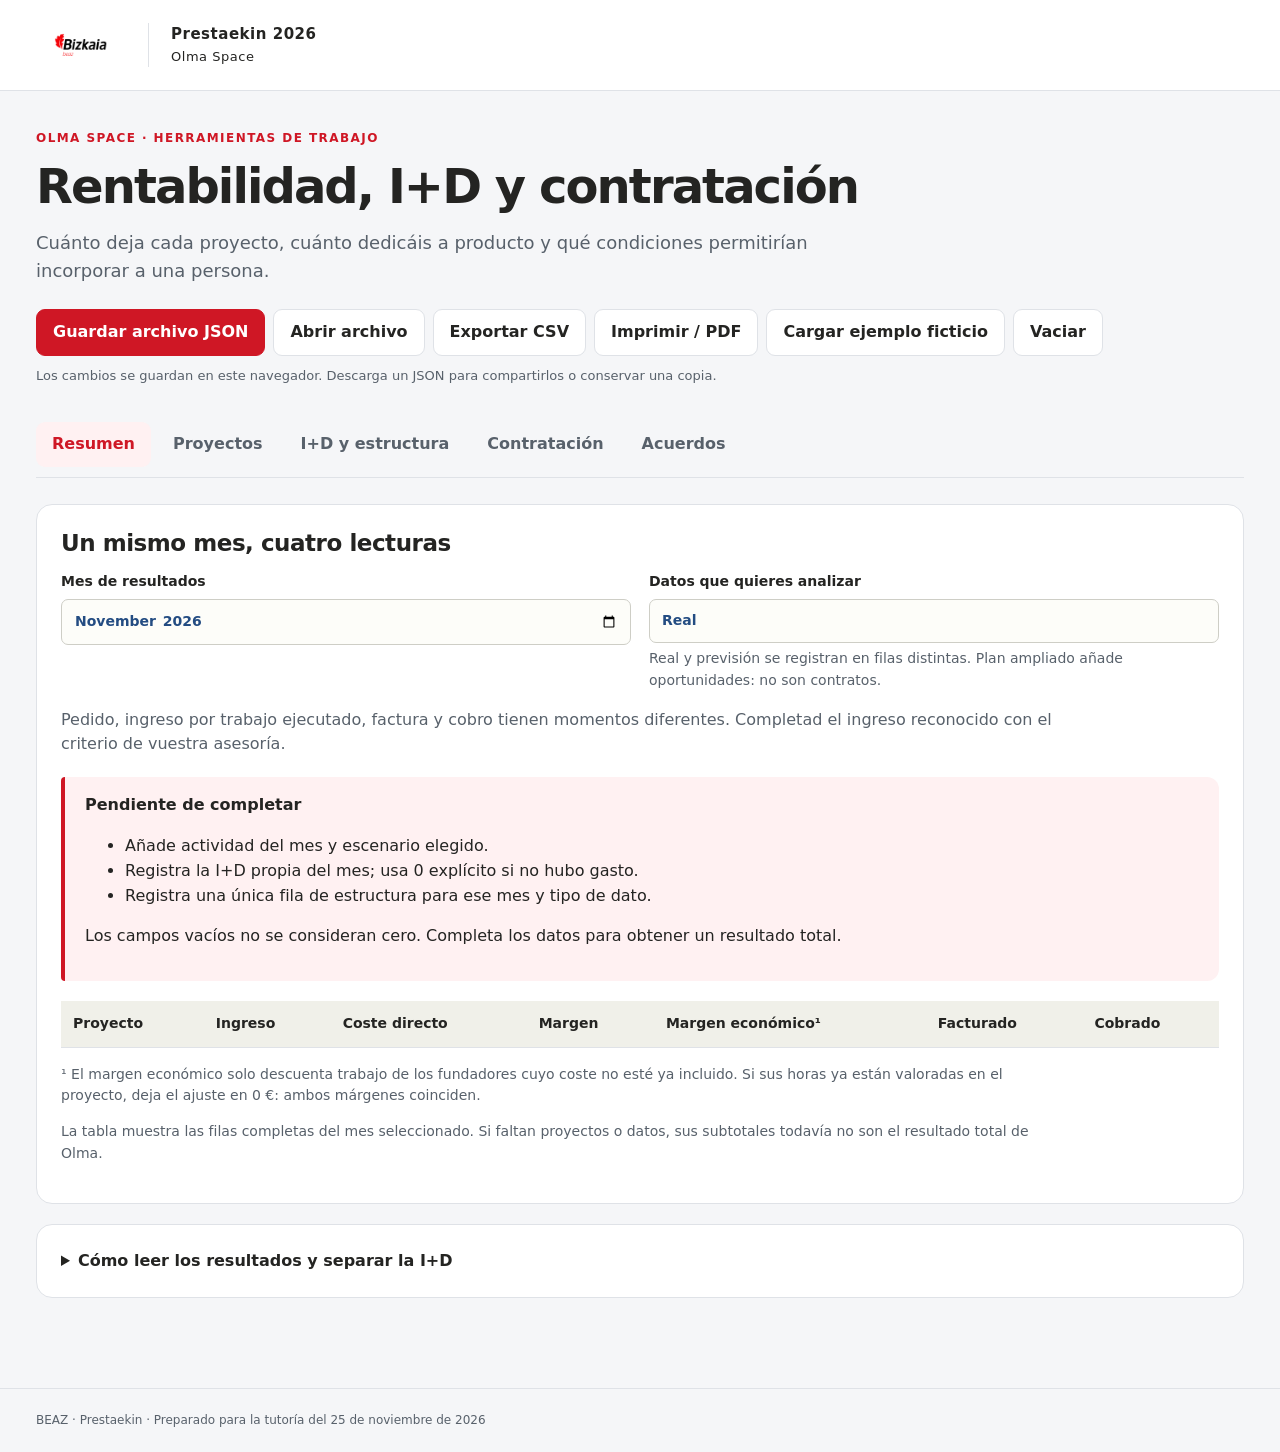
<file: tools/olma-rentabilidad.html>
<!doctype html><html lang="es"><head><meta charset="utf-8"><meta name="viewport" content="width=device-width,initial-scale=1"><meta name="robots" content="noindex,nofollow"><title>Olma Space · Rentabilidad, I+D y contratación</title><style>:root{--red:#cf1725;--ink:#242422;--muted:#686963;--line:#e3e3dc;--paper:#f6f6f1;--rose:#fff1f2;--green:#21624a;--blue:#234c82;--radius:16px}*{box-sizing:border-box}body{margin:0;background:var(--paper);font:16px/1.55 system-ui,-apple-system,BlinkMacSystemFont,'Segoe UI',sans-serif;color:var(--ink)}button,input,textarea,select{font:inherit}button,a{touch-action:manipulation}a{color:var(--red);text-underline-offset:3px}button{cursor:pointer;border:1px solid var(--line);background:white;color:var(--ink);padding:10px 16px;border-radius:9px;font-weight:600}button:hover{border-color:var(--red)}button.primary{background:var(--red);border-color:var(--red);color:white}button:disabled{opacity:.45;cursor:not-allowed}button:focus-visible,a:focus-visible,input:focus-visible,textarea:focus-visible,select:focus-visible{outline:3px solid #145fab;outline-offset:3px}header{background:white;border-bottom:1px solid var(--line)}.brand{max-width:1440px;margin:auto;display:flex;align-items:center;gap:22px;padding:18px 36px}.brand img{width:90px;height:54px;object-fit:contain}.brand-text{border-left:1px solid var(--line);padding-left:22px;font-size:13px;letter-spacing:.04em}.brand-text strong{display:block;font-size:15px}.brand>a{margin-left:auto;font-size:14px}main{max-width:1440px;margin:auto;padding:38px 36px 70px}.eyebrow{font-size:12px;letter-spacing:.12em;text-transform:uppercase;font-weight:700;color:var(--red);margin:0 0 12px}h1{font-size:clamp(30px,4vw,48px);line-height:1.12;letter-spacing:-.04em;margin:0 0 16px;font-weight:700}h2{font-size:23px;line-height:1.25;margin:0 0 14px;letter-spacing:-.02em}h3{font-size:16px;margin:0 0 12px}.lede{max-width:850px;font-size:18px;color:var(--muted);margin:0 0 24px}.toolbar{display:flex;flex-wrap:wrap;gap:8px;align-items:center;margin:18px 0 10px}.save-status,.small,small{font-size:13px;color:var(--muted)}.save-status{min-height:22px;margin-bottom:22px}.notice{padding:16px 20px;border-left:4px solid var(--red);border-radius:4px 12px 12px 4px;background:var(--rose);margin:20px 0}.notice.neutral{background:#eeeee8;border-color:#8d8e83}.notice strong{display:block;margin-bottom:3px}.tabs{display:flex;gap:6px;overflow:auto;border-bottom:1px solid var(--line);margin:26px 0;padding-bottom:10px}.tabs button{white-space:nowrap;background:transparent;border:0;color:var(--muted)}.tabs button[aria-selected=true]{background:var(--rose);color:var(--red)}.panel{background:white;border:1px solid var(--line);border-radius:var(--radius);padding:24px;margin:20px 0}.panel>p:first-of-type{color:var(--muted)}.grid{display:grid;grid-template-columns:repeat(2,minmax(0,1fr));gap:22px}.grid.three{grid-template-columns:repeat(3,minmax(0,1fr))}.grid>.panel{margin:0}.fields{display:grid;grid-template-columns:repeat(2,minmax(0,1fr));gap:18px}.field{display:block;font-size:14px;font-weight:600}.field.full{grid-column:1/-1}.field small{display:block;font-weight:400;margin-top:5px}.field input,.field textarea,.field select,td input,td textarea,td select{display:block;width:100%;margin-top:6px;border:1px solid #cecec6;border-radius:7px;background:#fdfdf9;padding:10px 12px;color:var(--blue);min-height:44px}.field textarea{min-height:92px;resize:vertical}.field input:invalid:not(:placeholder-shown){border-color:var(--red)}.unit{font-weight:400;color:var(--muted)}.metrics{display:grid;grid-template-columns:repeat(4,minmax(0,1fr));gap:16px;margin:22px 0}.metric{background:white;padding:22px;border:1px solid var(--line);border-radius:var(--radius)}.metric.featured{background:var(--red);color:white;border-color:var(--red)}.metric span{font-size:13px;display:block}.metric strong{display:block;font-size:clamp(22px,2.6vw,34px);letter-spacing:-.04em;line-height:1.3;margin:8px 0}.metric small{display:block}.metric.featured small{color:#ffe6e8}.table-wrap{overflow:auto;margin:16px 0;max-width:100%}table{width:100%;border-collapse:collapse;text-align:left;font-size:14px}thead{background:#f0f0e9}th,td{padding:12px;vertical-align:top;border-bottom:1px solid var(--line)}th{font-size:12px;font-weight:700}tbody th{font-size:14px}td input,td textarea,td select{min-width:140px;font-size:14px;margin:0}td input[type=number]{min-width:115px}td textarea{min-width:210px;min-height:66px;resize:vertical}.numeric{text-align:right;font-variant-numeric:tabular-nums}.negative{color:var(--red);font-weight:700}.positive{color:var(--green);font-weight:700}.section-label{color:var(--red);font-size:12px;font-weight:700;letter-spacing:.09em}.chart{width:100%;height:auto}.chart text{font-family:system-ui,sans-serif;font-size:13px;fill:var(--ink)}.legend{display:flex;gap:18px;font-size:13px;margin-bottom:8px}.dot{display:inline-block;width:10px;height:10px;border-radius:50%;background:var(--red);margin-right:7px}.dot.grey{background:#6b716a}.link-card{display:block;text-decoration:none;color:var(--ink);padding:26px;background:white;border:1px solid var(--line);border-radius:var(--radius);transition:transform .15s}.link-card:hover{transform:translateY(-3px);border-color:var(--red)}.link-card strong{display:block;font-size:26px;letter-spacing:-.03em;margin:10px 0}.link-card span{color:var(--muted);display:block}.link-card .arrow{color:var(--red);font-size:22px;margin-top:16px}details{border-top:1px solid var(--line);padding:16px 0}summary{cursor:pointer;font-weight:600}.two-col{columns:2;column-gap:32px}.error{color:var(--red);font-weight:600}.empty{padding:36px;text-align:center;color:var(--muted);border:1px dashed #cfcfc5;border-radius:14px}footer{max-width:1440px;margin:auto;padding:22px 36px;border-top:1px solid var(--line);font-size:12px;color:var(--muted)}.no-break{break-inside:avoid}.tag{display:inline-block;padding:4px 10px;border-radius:20px;background:var(--rose);color:var(--red);font-size:12px;font-weight:700}.table-toolbar{display:flex;gap:8px}.compact p{margin:8px 0}.numbered{padding-left:22px}.numbered li{margin:10px 0}[hidden]{display:none!important}.report-only{display:none}@media(max-width:800px){main{padding:28px 18px 50px}.brand{padding:16px 18px;gap:12px}.brand-text{padding-left:12px}.brand>a{font-size:12px}.grid,.grid.three{grid-template-columns:1fr}.metrics{grid-template-columns:repeat(2,minmax(0,1fr))}.panel{padding:20px}.two-col{columns:1}.fields{grid-template-columns:1fr}h1{font-size:34px}.metric{padding:16px}.toolbar button{font-size:13px;padding:9px 12px}}@media print{@page{size:A4 landscape;margin:12mm}body{font-size:11px;background:white}.brand{padding:0 0 12px}.brand>a,.toolbar,.tabs,.save-status,.table-toolbar,button,.no-print{display:none!important}main{padding:14px 0;max-width:none}h1{font-size:28px}h2{font-size:19px}.panel{padding:14px;margin:12px 0}.metrics{gap:8px}.metric{padding:12px}.metric strong{font-size:23px}.table-wrap{overflow:visible}table{font-size:10px;table-layout:fixed}th,td{padding:6px;overflow-wrap:anywhere}td input,td textarea,td select{min-width:0;font-size:10px;padding:3px}input,textarea,select{border:0!important;min-width:0!important;background:white!important;color:black!important}.report-only{display:block}.chart{max-height:210px}.panel,.metric{break-inside:avoid}.panel:has(table){break-inside:auto}thead{display:table-header-group}tr{break-inside:avoid}.grid.three{grid-template-columns:repeat(3,1fr)}footer{padding:10px 0}}

.tool-confirm{position:fixed;inset:0;z-index:9999;display:grid;place-items:center;padding:24px;background:#25252580}.tool-confirm>div{max-width:560px;width:100%;background:white;padding:28px;border-radius:14px;box-shadow:0 10px 60px #0004}.tool-confirm h2{margin-bottom:16px}.tool-confirm p{line-height:1.6;margin-bottom:22px}.tool-confirm .toolbar{justify-content:flex-end;margin:0}

:root{--paper:#f5f6f8;--line:#dfe2e7;--muted:#58616b}main{max-width:1280px}.record{border:1px solid var(--line);border-radius:12px;padding:22px;margin:18px 0;background:#fafbfc}.record-head{display:flex;justify-content:space-between;align-items:center;gap:14px;margin-bottom:18px}.record-head h3{font-size:19px;margin:0}.record .fields{grid-template-columns:repeat(3,minmax(0,1fr))}.record input,.record select,.record textarea{background:white}.small,small,.metric span,th{font-size:14px}.metric strong{font-size:28px}.metric small{font-size:14px}.tabs{position:sticky;top:0;background:#f5f6f8;z-index:2;padding-top:8px}.tabs button{font-size:16px}.panel p{max-width:1000px}.guide-table{min-width:750px}.guide-table td{min-width:140px}.source-note{font-size:14px}.guide-tabs{position:static}.guide-card{border:1px solid var(--line);padding:18px;border-radius:10px}select{appearance:none;background-image:linear-gradient(45deg,transparent 50%,#59616b 50%),linear-gradient(135deg,#59616b 50%,transparent 50%);background-position:calc(100% - 18px) 50%,calc(100% - 13px) 50%;background-size:5px 5px;background-repeat:no-repeat;padding-right:32px!important}code{overflow-wrap:anywhere}pre{white-space:pre-wrap;background:#eef1f5;border-radius:8px;padding:18px;overflow:auto}.download-box{border:2px solid var(--red);border-radius:12px;padding:22px}.download-box a{font-weight:700;font-size:18px}.metrics{grid-template-columns:repeat(2,minmax(0,1fr))}@media(max-width:850px){.record .fields{grid-template-columns:repeat(2,minmax(0,1fr))}}@media(max-width:580px){.record .fields{grid-template-columns:1fr}.record{padding:16px}.record-head{align-items:flex-start;flex-direction:column}.metric strong{font-size:24px}}@media print{[role=tabpanel][hidden]{display:block!important}.record .fields{grid-template-columns:repeat(3,minmax(0,1fr))}.record{break-inside:avoid}.record-head button,.download-box{display:none}.panel{break-inside:auto}.metrics{grid-template-columns:repeat(4,minmax(0,1fr))}.tabs{display:none}th,small,.small,.metric span,.metric small{font-size:10px}}
</style></head><body><header><div class="brand"><img src="[data-uri]" alt="BEAZ Bizkaia"><div class="brand-text"><strong>Prestaekin 2026</strong>Olma Space</div></div></header><main><p class="eyebrow">Olma Space · Herramientas de trabajo</p><h1>Rentabilidad, I+D y contratación</h1><p class="lede">Cuánto deja cada proyecto, cuánto dedicáis a producto y qué condiciones permitirían incorporar a una persona.</p><div class="toolbar no-print"><button id="save-file" class="primary">Guardar archivo JSON</button><button id="load-file">Abrir archivo</button><button id="export-csv">Exportar CSV</button><button id="print">Imprimir / PDF</button><button id="example">Cargar ejemplo ficticio</button><button id="reset">Vaciar</button><input id="import-file" type="file" accept=".json,application/json" hidden></div><div id="save-status" role="status" aria-live="polite" class="save-status"></div><div id="example-note" class="notice" hidden><strong>Ejemplo ficticio</strong>Estos números solo demuestran la herramienta. No representan datos de Olma.</div><div id="content"></div></main><footer>BEAZ · Prestaekin · Preparado para la tutoría del 25 de noviembre de 2026</footer><script>const CONFIG={"id":"olma-rentabilidad","company":"olma-space","type":"olma-finance","title":"Olma Space · Rentabilidad, I+D y contratación","subtitle":"Cuánto deja cada proyecto, cuánto dedicáis a producto y qué condiciones permitirían incorporar a una persona.","defaults":{"month":"2026-11","scenario":"Real","cashStart":"2026-12","cashScenario":"Solo firmado","delay":0,"roleType":"Facturable"},"fields":[{"id":"month","label":"Mes de resultados","type":"month","help":""},{"id":"scenario","label":"Datos que quieres analizar","type":"select","help":"Real y previsión se registran en filas distintas. Plan ampliado añade oportunidades: no son contratos.","options":["Real","Plan firmado","Plan ampliado"]},{"id":"cashStart","label":"Primer mes de caja","type":"month","help":""},{"id":"cashScenario","label":"Escenario de caja","type":"select","help":"","options":["Solo firmado","Con oportunidades"]},{"id":"delay","label":"Retrasar todos los cobros del horizonte","type":"select","help":"Meses completos. Pagos en su fecha. Los cobros desplazados fuera del horizonte se muestran aparte.","options":["0","1","2"]},{"id":"opening","label":"Caja inicial €","type":"number","help":""},{"id":"reserve","label":"Reserva mínima elegida €","type":"number","help":""},{"id":"role","label":"Puesto a incorporar","type":"text","help":""},{"id":"roleType","label":"Finalidad de la incorporación","type":"select","help":"","options":["Facturable","Producto"]},{"id":"hireStart","label":"Mes de incorporación","type":"month","help":""},{"id":"hireCost","label":"Coste empresa mensual completo €","type":"number","help":"Salario, cotización, herramientas y costes recurrentes adicionales. No repetirlo en los pagos de caja anteriores a contratar."},{"id":"setup","label":"Selección, equipo y acogida inicial €","type":"number","help":""},{"id":"productive","label":"Horas productivas disponibles / mes","type":"number","help":""},{"id":"utilization","label":"Ocupación mínima elegida %","type":"number","help":""},{"id":"continuity","label":"Meses consecutivos de continuidad exigida","type":"number","help":""},{"id":"contribution","label":"Contribución por hora antes del coste de la nueva persona €","type":"number","help":"Ingreso por hora menos otros costes incrementales. No descontar de nuevo el coste de esta persona."},{"id":"decision","label":"Decisión, responsable y fecha","type":"textarea","help":""},{"id":"source","label":"Fuentes y datos pendientes","type":"textarea","help":""}],"tables":[{"id":"projects","title":"Cartera de proyectos","columns":[{"id":"id","label":"Código único","type":"text"},{"id":"name","label":"Proyecto / cliente","type":"text"},{"id":"line","label":"Actividad","type":"select","options":["Servicios","Producto","I+D contratada"]},{"id":"status","label":"Estado","type":"select","options":["Firmado","Oportunidad","Cerrado"]},{"id":"orderAmount","label":"Importe total del pedido sin IVA €","type":"number"},{"id":"reference","label":"Fuente, alcance, horas y pendientes","type":"textarea"}],"rows":0,"help":"El importe del pedido es una referencia. No se suma como ingreso del mes. Cambiar el estado afecta a todos los meses del proyecto."},{"id":"activity","title":"Actividad mensual por proyecto","columns":[{"id":"project","label":"Código de proyecto","type":"project"},{"id":"month","label":"Mes","type":"month"},{"id":"basis","label":"Tipo de datos","type":"select","options":["Real","Previsión"]},{"id":"revenue","label":"Ingreso ejecutado / reconocido del mes €","type":"number"},{"id":"hours","label":"Horas directas del equipo","type":"number"},{"id":"rate","label":"Coste empresa por hora €","type":"number"},{"id":"external","label":"Compras y fabricación externa €","type":"number"},{"id":"licenses","label":"Licencias asignadas al mes €","type":"number"},{"id":"travel","label":"Viajes del mes €","type":"number"},{"id":"other","label":"Otros costes directos €","type":"number"},{"id":"founder","label":"Coste de fundadores pendiente de incluir €","type":"number","help":"Si sus horas ya están incluidas en el coste del proyecto, deja 0 €. Añade un importe solo por trabajo de los fundadores que aún no tenga coste imputado."},{"id":"invoiced","label":"Facturado en el mes sin IVA €","type":"number"},{"id":"collected","label":"Cobrado en el mes sin IVA €","type":"number"},{"id":"note","label":"Evidencia de avance / criterio aplicado","type":"textarea"}],"rows":0,"help":"Una fila por proyecto y mes; separa Real de Previsión. No repartimos ingresos automáticamente. Todos los costes excluyen amortización y el IVA recuperable. Si no hubo importe, escribe 0. El cobro aquí es un indicador comercial sin IVA: la caja de contratación se completa aparte con importes bancarios."},{"id":"rd","title":"I+D propia mensual","columns":[{"id":"month","label":"Mes","type":"month"},{"id":"basis","label":"Tipo de datos","type":"select","options":["Real","Previsión"]},{"id":"project","label":"Desarrollo","type":"text"},{"id":"hours","label":"Horas internas","type":"number"},{"id":"rate","label":"Coste empresa/hora €","type":"number"},{"id":"external","label":"Compras y servicios consumidos €","type":"number"},{"id":"capitalized","label":"Coste del periodo activado €","type":"number"},{"id":"reviewed","label":"Activación revisada con asesoría","type":"select","options":["No","Sí"]},{"id":"grants","label":"Ayudas imputadas a resultados del mes €","type":"number"},{"id":"note","label":"Evidencia, hito y criterio contable","type":"textarea"}],"rows":0,"help":"Registra recursos una sola vez. La I+D vendida a un cliente va en Proyectos; aquí solo desarrollo propio. No incluir activos comprados ni amortización en el coste operativo. Una fila explícita con ceros permite registrar meses sin I+D."},{"id":"overhead","title":"Estructura y ajustes del mes","columns":[{"id":"month","label":"Mes","type":"month"},{"id":"basis","label":"Tipo de datos","type":"select","options":["Real","Previsión"]},{"id":"cost","label":"Coste operativo de estructura €","type":"number"},{"id":"grants","label":"Otras ayudas imputadas a resultados €","type":"number"},{"id":"amortization","label":"Amortización total del mes €","type":"number"},{"id":"note","label":"Criterios y costes no incluidos en proyectos","type":"textarea"}],"rows":0,"help":"Una fila por mes y tipo de dato. Excluye costes ya asignados a proyectos o I+D, intereses e impuesto sobre beneficios. Esta vista es de gestión: conciliar con las cuentas de la asesoría."},{"id":"capacity","title":"Capacidad mensual del equipo","columns":[{"id":"month","label":"Mes","type":"month"},{"id":"person","label":"Persona / perfil","type":"text"},{"id":"available","label":"Disponibles h/mes","type":"number"},{"id":"firm","label":"Contratos firmados h","type":"number"},{"id":"possible","label":"Oportunidades h adicionales","type":"number"},{"id":"product","label":"Producto protegido h","type":"number"},{"id":"other","label":"Comercial, calidad, gestión, viajes y formación h","type":"number"}],"rows":0,"help":"Usa horas realmente disponibles. La carga de oportunidades es adicional; no repitas contratos firmados. Las horas delegables para contratar se declaran aparte: no toda sobrecarga puede delegarse."},{"id":"cash","title":"Caja y demanda antes de contratar","columns":[{"id":"month","label":"Mes","type":"month"},{"id":"inFirm","label":"Entradas confirmadas €","type":"number"},{"id":"inPossible","label":"Entradas de oportunidades €","type":"number"},{"id":"out","label":"Pagos del equipo y actividad actuales €","type":"number"},{"id":"outPossible","label":"Pagos adicionales de oportunidades €","type":"number"},{"id":"firmHours","label":"Horas delegables firmadas / presupuestadas","type":"number"},{"id":"possibleHours","label":"Horas delegables posibles adicionales","type":"number"}],"rows":0,"help":"Seis meses, una fila cada mes. Importes bancarios con IVA, impuestos, anticipos, deuda y CAPEX cuando proceda. Incluye el equipo e I+D actuales, pero no la nueva contratación. No se calcula desde la cuenta de resultados. Para un perfil de producto, documenta en Fuentes el trabajo y presupuesto aprobados. El modelo no presupone ventas nuevas generadas por la incorporación."}]};
(function(root){
'use strict';
const num=(v,label,min=0,max=Infinity)=>{if(v===''||v===undefined||v===null||!Number.isFinite(Number(v))||Number(v)<min||Number(v)>max)throw Error('Completa '+label+' con un número entre '+min+' y '+(Number.isFinite(max)?max:'el máximo previsto')+'.');return Number(v);};
const month=v=>{if(!/^\d{4}-(0[1-9]|1[0-2])$/.test(v||''))throw Error('Indica un mes válido (AAAA-MM).');return v;};
const active=r=>Object.values(r).some(v=>v!==''&&v!==undefined&&v!==null);
const modeAllowed=(r,project,mode)=>mode==='Real'?r.basis==='Real'&&project.status!=='Oportunidad':r.basis==='Previsión'&&(mode==='Plan ampliado'||project.status!=='Oportunidad');
function months(start,count=6){month(start);const [y,m]=start.split('-').map(Number);return Array.from({length:count},(_,i)=>new Date(Date.UTC(y,m-1+i,1)).toISOString().slice(0,7));}
function projectResults(state){const v=state.values,m=month(v.month),mode=v.scenario;const projects=state.tables.projects.filter(active);const ids=new Map();for(const p of projects){if(!p.id||ids.has(p.id))throw Error('Cada proyecto necesita un código único.');ids.set(p.id,p);}let items=[],errors=[];for(const [i,r] of state.tables.activity.entries()){if(!active(r))continue;if(!r.month){errors.push('Fila de actividad '+(i+1)+': falta mes.');continue;}if(r.month!==m)continue;const p=ids.get(r.project);if(!p){errors.push('Fila '+(i+1)+': el código de proyecto no existe.');continue;}if(!['Real','Previsión'].includes(r.basis)){errors.push('Fila '+(i+1)+': indica Real o Previsión.');continue;}if(!['Firmado','Oportunidad','Cerrado'].includes(p.status)){errors.push('Proyecto '+p.id+': falta estado.');continue;}if(!modeAllowed(r,p,mode))continue;try{const revenue=num(r.revenue,p.id+': ingresos ejecutados'),hours=num(r.hours,p.id+': horas'),rate=num(r.rate,p.id+': coste empresa/hora'),direct=['external','licenses','travel','other'].reduce((s,k)=>s+num(r[k],p.id+': '+k),0),founder=num(r.founder,p.id+': coste adicional de fundadores');const cost=hours*rate+direct;items.push({id:p.id,name:p.name||p.id,line:p.line,revenue,hours,cost,margin:revenue-cost,founder,economicMargin:revenue-cost-founder,invoiced:num(r.invoiced,p.id+': facturado'),collected:num(r.collected,p.id+': cobrado')});}catch(e){errors.push(e.message);}}
const aggregate=Object.values(items.reduce((a,r)=>{if(!a[r.id])a[r.id]={...r,revenue:0,hours:0,cost:0,margin:0,founder:0,economicMargin:0,invoiced:0,collected:0};for(const k of ['revenue','hours','cost','margin','founder','economicMargin','invoiced','collected'])a[r.id][k]+=r[k];return a;},{}));
return {items:aggregate,errors,complete:errors.length===0&&items.length>0,...Object.fromEntries(['revenue','hours','cost','margin','founder','economicMargin','invoiced','collected'].map(k=>[k,items.reduce((s,r)=>s+r[k],0)]))};}
function pnl(state){const projects=projectResults(state),m=state.values.month,mode=state.values.scenario,basis=mode==='Real'?'Real':'Previsión';const errors=[...projects.errors];if(!projects.items.length)errors.push('Añade actividad del mes y escenario elegido.');let rdCost=0,rdCapitalized=0,rdGrants=0;const rd=state.tables.rd.filter(r=>active(r)&&r.month===m&&r.basis===basis);if(!rd.length)errors.push('Registra la I+D propia del mes; usa 0 explícito si no hubo gasto.');for(const r of rd){try{const cost=num(r.hours,'I+D horas')*num(r.rate,'I+D coste/hora')+num(r.external,'I+D compras y servicios');const cap=num(r.capitalized,'I+D activada'),grant=num(r.grants,'ayuda imputada a resultados');if(cap>cost)throw Error('La activación no puede superar el coste registrado en esa fila de I+D.');if(cap>0&&r.reviewed!=='Sí')throw Error('Confirma revisión con la asesoría antes de sumar I+D activada.');rdCost+=cost;rdCapitalized+=cap;rdGrants+=grant;}catch(e){errors.push(e.message);}}
const overhead=state.tables.overhead.filter(r=>active(r)&&r.month===m&&r.basis===basis);let structure=0,otherGrants=0,amortization=0;if(overhead.length!==1)errors.push('Registra una única fila de estructura para ese mes y tipo de dato.');for(const r of overhead)try{structure+=num(r.cost,'estructura');otherGrants+=num(r.grants,'otras ayudas imputadas');amortization+=num(r.amortization,'amortización');}catch(e){errors.push(e.message);}
const beforeRD=projects.margin-structure,afterRD=beforeRD-rdCost,ebitda=afterRD+rdCapitalized+rdGrants+otherGrants;
return {projects,rdCost,rdCapitalized,rdGrants,structure,otherGrants,amortization,beforeRD,afterRD,ebitda,operating:ebitda-amortization,economic:ebitda-projects.founder,errors,complete:errors.length===0};}
function hiring(state){const v=state.values,labels=months(v.cashStart),start=month(v.hireStart),startIndex=labels.indexOf(start);if(startIndex<0)throw Error('La incorporación debe estar dentro de los seis meses de caja.');const delay=num(v.delay,'retraso de cobros',0,2);if(!Number.isInteger(delay))throw Error('El retraso se expresa en meses completos.');const opening=num(v.opening,'caja inicial'),reserve=num(v.reserve,'reserva mínima'),monthly=num(v.hireCost,'coste mensual completo'),setup=num(v.setup,'coste inicial'),productive=num(v.productive,'horas productivas/mes',1),util=num(v.utilization,'ocupación mínima %',1,100)/100,continuity=num(v.continuity,'meses de continuidad',1,6);if(!Number.isInteger(continuity))throw Error('La continuidad debe ser un número de meses entero.');if(startIndex+continuity>6)throw Error('El horizonte de seis meses no cubre la continuidad exigida desde la incorporación.');const expanded=v.cashScenario==='Con oportunidades',product=v.roleType==='Producto',contribution=product?null:num(v.contribution,'contribución por hora antes del coste de la nueva persona');let before=opening,after=opening,deferred=0,rows=[];
for(let i=0;i<6;i++){const matches=state.tables.cash.filter(r=>r.month===labels[i]);if(matches.length!==1)throw Error('Necesitas una única fila de caja para '+labels[i]+'.');const row=matches[0];num(row.inFirm,'cobros firmados '+labels[i]);num(row.inPossible,'cobros posibles '+labels[i]);const out=num(row.out,'pagos existentes '+labels[i])+(expanded?num(row.outPossible,'pagos de oportunidades '+labels[i]):0);num(row.outPossible,'pagos de oportunidades '+labels[i]);num(row.firmHours,'horas delegables firmadas '+labels[i]);num(row.possibleHours,'horas delegables posibles '+labels[i]);let receipts=0;if(i-delay>=0){const r=state.tables.cash.find(r=>r.month===labels[i-delay]);receipts=Number(r.inFirm)+(expanded?Number(r.inPossible):0);}const cost=i>=startIndex?monthly+(i===startIndex?setup:0):0;before+=receipts-out;after+=receipts-out-cost;const demand=Number(row.firmHours)+(expanded?Number(row.possibleHours):0);rows.push({month:labels[i],receipts,out,before,after,cost,demand,contribution:product?null:Math.min(demand,productive)*contribution-monthly});if(i>=6-delay)deferred+=Number(row.inFirm)+(expanded?Number(row.inPossible):0);}
const period=rows.slice(startIndex,startIndex+continuity),load=period.every(r=>r.demand>=productive*util),economic=product?null:period.every(r=>r.contribution>=0),min=Math.min(opening,...rows.map(r=>r.after)),safe=min>=reserve;
return {rows,min,safe,load,economic,product,deferred,reserve,breakEven:product?null:contribution>0?monthly/contribution:null,pass:safe&&load&&(product||economic),expanded,remaining:rows.at(-1).after};}
function capacity(rows){return rows.filter(active).map(r=>{try{const available=num(r.available,'horas disponibles'),firm=num(r.firm,'horas firmadas'),possible=num(r.possible,'horas posibles'),product=num(r.product,'horas de producto'),other=num(r.other,'otras horas');return {...r,free:available-firm-product-other,expanded:available-firm-product-other-possible};}catch(e){return {...r,error:e.message};}});}
function phantom(v){const pct=num(v.pct,'porcentaje',0,100)/100,value=num(v.value,'valor neto distribuible'),base=num(v.base,'valor de referencia'),months=num(v.elapsed,'meses transcurridos',0,600),total=num(v.vesting,'duración en meses',1,600),cliff=num(v.cliff,'cliff en meses',0,total),dilution=num(v.dilution,'dilución posterior %',0,100)/100;const vested=months<cliff?0:Math.min(months/total,1);const effective=pct*(1-dilution)*vested;return{vested,effective,full:effective*value,growth:effective*Math.max(0,value-base)};}
const api={num,month,months,projectResults,pnl,hiring,capacity,phantom};if(typeof module!=='undefined')module.exports=api;else root.OlmaModel=api;
})(typeof globalThis!=='undefined'?globalThis:this);

'use strict';
const $=id=>document.getElementById(id);
const esc=s=>String(s??'').replace(/[&<>"']/g,c=>({'&':'&amp;','<':'&lt;','>':'&gt;','"':'&quot;',"'":'&#39;'}[c]));
const eur=n=>new Intl.NumberFormat('es-ES',{style:'currency',currency:'EUR',maximumFractionDigits:0}).format(n);
const num=(n,d=1)=>new Intl.NumberFormat('es-ES',{maximumFractionDigits:d}).format(n);
const storageKey='beaz-work-v1-'+CONFIG.id;
const embedded=window.parent!==window && new URLSearchParams(location.search).get('embed')==='1';
const channel=new URLSearchParams(location.search).get('channel')||'';
function bridge(type,data){if(embedded)window.parent.postMessage({beazTool:true,channel,toolId:CONFIG.id,type,...data},'*');}
function blankState(){return {schema:1,project:CONFIG.id,values:{...(CONFIG.defaults||{})},tables:Object.fromEntries((CONFIG.tables||[]).map(t=>[t.id,Array.from({length:t.rows||4},(_,i)=>({...((t.seed||[])[i]||{})}))])),example:false};}
let state=blankState(),storageAvailable=true;
function validated(raw){
 if(CONFIG.type==='tco'&&typeof BeazTcoV2!=='undefined')raw=BeazTcoV2.migrate(raw);
 if(!raw||raw.schema!==1||raw.project!==CONFIG.id||typeof raw.values!=='object'||!raw.values||!raw.tables||typeof raw.tables!=='object')throw Error('El archivo no corresponde a esta herramienta.');
 const safe=blankState();
 for(const field of CONFIG.fields||[]){const value=raw.values[field.id];if(value!==undefined){if(!['string','number'].includes(typeof value)||String(value).length>20000)throw Error('Dato no válido: '+field.id);safe.values[field.id]=String(value);}}
 for(const t of CONFIG.tables||[]){const rows=raw.tables[t.id];if(!Array.isArray(rows)||rows.length>300)throw Error('Tabla no válida: '+t.id);safe.tables[t.id]=rows.map(row=>{const clean={};for(const col of t.columns){const value=row?.[col.id];if(value!==undefined){if(!['string','number'].includes(typeof value)||String(value).length>20000)throw Error('Celda no válida.');clean[col.id]=String(value);}}return clean;});}
 safe.example=raw.example===true;return safe;
}
try{if(!embedded){const raw=localStorage.getItem(storageKey);if(raw)state=validated(JSON.parse(raw));}}catch{storageAvailable=false;}
function persist(){
 if(embedded){bridge('changed',{state});$('save-status').textContent='Cambios enviados al panel para guardar. Consulta el estado de guardado encima de la herramienta.';return;}
 try{localStorage.setItem(storageKey,JSON.stringify(state));storageAvailable=true;$('save-status').textContent='Guardado en este navegador · '+new Date().toLocaleTimeString('es-ES',{hour:'2-digit',minute:'2-digit'})+'. Descarga el JSON para conservar una copia o usar otro equipo.';}
 catch{storageAvailable=false;$('save-status').textContent='Este navegador no permite guardar aquí. Usa «Guardar archivo» antes de cerrar.';}
}
function ask(message){return new Promise(resolve=>{const previous=document.activeElement;const layer=document.createElement('div');layer.className='tool-confirm no-print';layer.innerHTML='<div role="alertdialog" aria-modal="true" aria-labelledby="confirm-title" aria-describedby="confirm-message"><h2 id="confirm-title">Confirma el cambio</h2><p id="confirm-message"></p><div class="toolbar"><button data-answer="no">Cancelar</button><button class="primary" data-answer="yes">Continuar</button></div></div>';layer.querySelector('p').textContent=message;document.body.append(layer);const buttons=layer.querySelectorAll('button');function close(value){layer.remove();previous?.focus();resolve(value);}layer.addEventListener('click',e=>{const answer=e.target.closest('[data-answer]');if(answer)close(answer.dataset.answer==='yes');});layer.addEventListener('keydown',e=>{if(e.key==='Escape'){e.preventDefault();close(false);}if(e.key==='Tab'){e.preventDefault();(document.activeElement===buttons[0]?buttons[1]:buttons[0]).focus();}});buttons[0].focus();});}
function download(name,content,type){const blob=new Blob([content],{type});const url=URL.createObjectURL(blob);const a=document.createElement('a');a.href=url;a.download=name;a.click();setTimeout(()=>URL.revokeObjectURL(url),1500);}
function csvCell(v){let s=String(v??'');if(/^[=+@\t\r]/.test(s)||(/^\-/.test(s)&&!/^\-?\d+(\.\d+)?$/.test(s)))s="'"+s;return '"'+s.replace(/"/g,'""')+'"';}
function csv(rows){return '\ufeff'+rows.map(r=>r.map(csvCell).join(';')).join('\r\n');}
function fieldHTML(f){const val=state.values[f.id]??'';const id='f-'+f.id;let input;
 if(f.type==='textarea')input=`<textarea id="${id}" data-field="${f.id}" rows="${f.rows||3}">${esc(val)}</textarea>`;
 else if(f.type==='select')input=`<select id="${id}" data-field="${f.id}">${f.options.map(o=>`<option value="${esc(o)}" ${val===o?'selected':''}>${esc(o)}</option>`).join('')}</select>`;
 else input=`<input id="${id}" data-field="${f.id}" type="${f.type||'text'}" value="${esc(val)}" ${f.type==='number'?'min="'+(f.min??0)+'" step="'+(f.step||'any')+'"':''} ${f.max!==undefined?'max="'+f.max+'"':''} placeholder="${esc(f.placeholder||'Por completar')}">`;
 return `<label class="field ${f.full?'full':''}" for="${id}">${esc(f.label)}${f.unit?` <span class="unit">(${esc(f.unit)})</span>`:''}${input}${f.help?`<small>${esc(f.help)}</small>`:''}</label>`;
}
function fieldsHTML(ids){return '<div class="fields">'+ids.map(id=>fieldHTML(CONFIG.fields.find(f=>f.id===id))).join('')+'</div>';}
function tableHTML(t){const rows=state.tables[t.id];return `<div class="table-wrap"><table><thead><tr>${t.columns.map(c=>'<th scope="col">'+esc(c.label)+'</th>').join('')}</tr></thead><tbody>${rows.map((r,i)=>'<tr>'+t.columns.map(c=>{
 const attrs=`data-table="${t.id}" data-row="${i}" data-col="${c.id}" aria-label="${esc(c.label)} · fila ${i+1}"`,v=r[c.id]??'';
 let control=c.type==='select'?`<select ${attrs}>${(c.options||[]).map(o=>`<option ${v===o?'selected':''}>${esc(o)}</option>`).join('')}</select>`:c.type==='textarea'?`<textarea ${attrs} rows="2">${esc(v)}</textarea>`:`<input ${attrs} type="${c.type||'text'}" value="${esc(v)}" ${c.type==='number'?'min="0" step="any"':''}>`;
 return '<td>'+control+'</td>';
 }).join('')+'</tr>').join('')}</tbody></table></div>${t.fixed?'':`<div class="table-toolbar no-print"><button data-add="${t.id}">+ Añadir fila</button><button data-remove="${t.id}">Quitar última fila</button></div>`}`;}
function tablePanel(id){const t=CONFIG.tables.find(t=>t.id===id);return `<section class="panel"><h2>${esc(t.title)}</h2><p>${esc(t.help||'')}</p><div id="table-${id}">${tableHTML(t)}</div></section>`;}
function commonEvents(){
 document.addEventListener('input',e=>{const el=e.target;if(el.dataset.field){state.values[el.dataset.field]=el.value;persist();update();}else if(el.dataset.table){state.tables[el.dataset.table][Number(el.dataset.row)][el.dataset.col]=el.value;persist();update();}});
 document.addEventListener('click',async e=>{const b=e.target.closest('button');if(!b)return;const id=b.dataset.add||b.dataset.remove;if(id){if(b.dataset.add){if(state.tables[id].length>=300)return;state.tables[id].push({});}else{const r=state.tables[id];if(r.length<=1)return;if(Object.values(r.at(-1)).some(Boolean)&&!await ask('La última fila contiene información. ¿Quieres quitarla?'))return;r.pop();}const t=CONFIG.tables.find(t=>t.id===id);$('table-'+id).innerHTML=tableHTML(t);persist();update();}});
 $('save-file').onclick=()=>download(CONFIG.id+'-'+new Date().toISOString().slice(0,10)+'.json',JSON.stringify(state,null,2),'application/json');
 $('load-file').onclick=()=>$('import-file').click();
 $('import-file').onchange=async e=>{try{const f=e.target.files[0];if(!f)return;if(f.size>3*1024*1024)throw Error('El archivo supera 3 MB.');const next=validated(JSON.parse(await f.text()));if(!await ask('Se sustituirán los datos actuales por los del archivo. ¿Continuar?'))return;state=next;render();persist();update();}catch(err){$('save-status').textContent='No se ha abierto el archivo: '+err.message;}finally{e.target.value='';}};
 $('print').onclick=()=>window.print();
 $('reset').onclick=async()=>{if(!await ask('¿Vaciar esta herramienta? Guarda antes el archivo si quieres conservar los datos.'))return;state=blankState();render();persist();update();};
 $('export-csv').onclick=()=>{let rows=[['Proyecto',CONFIG.title],['Tipo de datos',state.example?'EJEMPLO FICTICIO':'Introducidos por el usuario'],[],['Campo','Valor','Unidad']];for(const f of CONFIG.fields||[])rows.push([f.label,state.values[f.id]??'',f.unit||'']);for(const t of CONFIG.tables||[]){rows.push([],['TABLA',t.title],t.columns.map(c=>c.label));for(const r of state.tables[t.id])rows.push(t.columns.map(c=>r[c.id]??''));}if(typeof exportResults==='function')rows.push(...exportResults());download(CONFIG.id+'.csv',csv(rows),'text/csv;charset=utf-8');};
 $('save-status').textContent=storageAvailable?'Los cambios se guardan en este navegador. Descarga un JSON para compartirlos o conservar una copia.':'Usa «Guardar archivo» para conservar los datos; el guardado del navegador no está disponible.';
 if(embedded){
   document.querySelector('header').hidden=true;
   $('content').inert=true;
   document.querySelector('.toolbar').inert=true;
   $('save-status').textContent='Cargando la versión compartida…';
   window.addEventListener('message',e=>{const m=e.data;if(e.source!==window.parent||!m?.beazTool||m.channel!==channel||m.toolId!==CONFIG.id)return;
     if(m.type==='init'){try{state=m.state?validated(m.state):blankState();render();update();$('content').inert=false;document.querySelector('.toolbar').inert=false;$('save-status').textContent='Datos compartidos con Javier y vuestro equipo. Los cambios se guardan en el panel.';}catch(err){$('save-status').textContent='No se pueden abrir los datos: '+err.message;}}
     if(m.type==='saved')$('save-status').textContent='Guardado compartido confirmado · '+new Date().toLocaleTimeString('es-ES',{hour:'2-digit',minute:'2-digit'});
   });
   bridge('ready',{});
 }
}

const INCENTIVES_HTML="<section class=\"panel olma-incentives-guide\" aria-labelledby=\"olma-incentives-title\">\n  <p class=\"eyebrow\">Incentivos de equipo · España y Bizkaia · Revisión: 24/11/2026</p>\n  <h2 id=\"olma-incentives-title\">Phantom shares y otras alternativas</h2>\n  <p>Elegir primero qué se quiere recompensar: resultados del año, permanencia, valor creado o propiedad real. Después, comparar el coste para Olma y lo que la persona podría recibir. Las simulaciones son importes brutos; no calculan impuestos ni constituyen una oferta.</p>\n  <p class=\"notice\"><strong>Dos comprobaciones antes de decidir:</strong> revisar cualquier compromiso ya comunicado a la persona y confirmar su territorio fiscal. Trabajar en Bizkaia no basta para aplicar automáticamente su régimen de IRPF. Tampoco consta aquí que Olma esté certificada como empresa emergente ni que cumpla un régimen fiscal especial.</p>\n\n  <h3>Qué cambia entre las alternativas</h3>\n  <div class=\"table-wrap\" role=\"region\" aria-label=\"Comparación de incentivos\" tabindex=\"0\">\n    <table>\n      <thead><tr><th scope=\"col\">Esquema</th><th scope=\"col\">Qué recibe la persona</th><th scope=\"col\">Caja y propiedad</th><th scope=\"col\">Cuándo encaja y qué vigilar</th></tr></thead>\n      <tbody>\n        <tr><th scope=\"row\">Phantom de valor completo</th><td>Un derecho contractual a dinero ligado al valor de referencia de la empresa. Incluye el valor de partida, según la fórmula pactada.</td><td>No entrega participaciones ni voto. Al liquidarse consume caja y reduce el valor económico disponible para los socios.</td><td>Participar en el valor total sin incorporar otro socio. Acordar evento de pago, valoración y qué sucede si no hay venta.</td></tr>\n        <tr><th scope=\"row\">Phantom de revalorización / SAR</th><td>Solo la subida sobre una valoración inicial o precio base.</td><td>No entrega propiedad. Hay obligación económica si se cumplen las condiciones y se produce una liquidación positiva.</td><td>Premiar valor nuevo desde una fecha. Exige una base inicial defendible y reglas sobre nuevas aportaciones y dilución.</td></tr>\n        <tr><th scope=\"row\">Stock options</th><td>Derecho a comprar participaciones a un precio fijado. En una S. L., son opciones sobre participaciones.</td><td>La persona se convierte en socia al ejercer y adquirirlas. Puede necesitar dinero para el precio y los impuestos. Hay dilución si se emiten nuevas participaciones; una transmisión de títulos existentes afecta al vendedor.</td><td>Dar propiedad futura a un perfil clave. Concretar origen de títulos, precio, plazo de ejercicio, liquidez y pacto de socios.</td></tr>\n        <tr><th scope=\"row\">Participaciones directas / entrega diferida</th><td>Propiedad real desde la entrega. Una promesa de entrega futura (RSU) no da por sí sola derechos actuales de socio.</td><td>Da derechos societarios según títulos, estatutos y pactos. Puede generar renta en especie sin dinero para pagarla. Dilución o transmisión según instrumentación.</td><td>Cuando se quiere incorporar a una persona como socia. Revisar valoración, derechos, transmisión y salida; no es solo una fórmula de nómina.</td></tr>\n        <tr><th scope=\"row\">Bonus por objetivos o beneficios</th><td>Dinero por un resultado del periodo o de varios años.</td><td>Consume caja cuando se paga y no entrega propiedad. Un bonus ligado a beneficios no es un dividendo.</td><td>Resultados que la persona puede controlar: calidad, entregas, margen o hitos aceptados. Definir cómo se calcula el beneficio, si incluye I+D y cuándo se devenga.</td></tr>\n      </tbody>\n    </table>\n  </div>\n  <p><strong>Para debatir en Olma:</strong> combinar un variable operativo sencillo con un incentivo de largo plazo si ambos responden a objetivos distintos. Un plan ligado solo a la venta de la empresa puede tener poco valor percibido si los socios quieren mantenerla indefinidamente. En ese caso, estudiar una liquidación pactada con valoración y caja, o un bonus plurianual.</p>\n\n  <details open>\n    <summary>Ejemplo: el mismo 1 % puede significar importes diferentes</summary>\n    <p><strong>Ejemplo ficticio:</strong> valor inicial de referencia de 2.000.000 €, valor final de referencia de 8.000.000 €, incentivo inicial del 1 %, 50 % consolidado y dilución futura pactada del 20 %. El porcentaje económico efectivo sería 1 % × 80 % × 50 % = <strong>0,4 %</strong>.</p>\n    <div class=\"table-wrap\" role=\"region\" aria-label=\"Ejemplo económico ficticio\" tabindex=\"0\">\n      <table><thead><tr><th scope=\"col\">Modalidad</th><th scope=\"col\">Cálculo simplificado</th><th scope=\"col\">Importe bruto</th></tr></thead><tbody>\n        <tr><th scope=\"row\">Valor completo</th><td>0,4 % × 8.000.000 €</td><td>32.000 €</td></tr>\n        <tr><th scope=\"row\">Revalorización</th><td>0,4 % × máximo(8.000.000 € − 2.000.000 €, 0)</td><td>24.000 €</td></tr>\n      </tbody></table>\n    </div>\n    <p>El valor usado es una <strong>base contractual de capital</strong>, ajustada por deuda neta, costes y derechos preferentes que correspondan, antes de descontar este incentivo. No es automáticamente el precio bruto del negocio ni la valoración anunciada en una ronda. Esta simplificación no reproduce un reparto con varias clases de acciones.</p>\n    <p>Definir número de derechos, porcentaje sobre capital totalmente diluido, futuras ampliaciones y ampliación del fondo de incentivos. En una phantom, la dilución es contractual; no ocurre por sí sola como en participaciones reales. Si entra capital nuevo, pactar cómo se distingue esa aportación del valor creado. No prometer protección frente a dilución sin calcular quién la asume.</p>\n  </details>\n\n  <details open>\n    <summary>Vesting: un calendario comprensible y condiciones de salida claras</summary>\n    <p><strong>Ejemplo de partida, no regla universal:</strong> 48 meses con un periodo inicial de 12 meses sin consolidación (<em>cliff</em>). Antes del mes 12: 0 %. En el mes 12: 25 %. Después: consolidación mensual hasta el 100 % en el mes 48. Al mes 24 se ha consolidado el 50 % del incentivo, no el 50 % de la empresa.</p>\n    <ul>\n      <li><strong>Por tiempo:</strong> sencillo y previsible; ayuda a retener. Si la persona ya lleva tiempo o recibió una promesa, acordar cómo se reconoce ese periodo.</li>\n      <li><strong>Por hitos:</strong> conecta con resultados, pero requiere evidencia, responsable de aceptación y reglas para retrasos ajenos al empleado.</li>\n      <li><strong>Mixto:</strong> puede combinar permanencia e hitos; usar pocos hitos y evitar que dependa de contratos o financiación que la persona no controla.</li>\n      <li><strong>Salida:</strong> definir causas objetivas, qué ocurre con lo consolidado y lo no consolidado, precio de recompra si hay títulos y ventana de ejercicio si hay opciones. Revisar el encaje laboral de las cláusulas de pérdida.</li>\n      <li><strong>Venta:</strong> estudiar aceleración por cambio de control y una segunda condición, como despido sin causa o cambio sustancial pactado. Es una opción de diseño, no una exigencia legal.</li>\n      <li><strong>Pago:</strong> consolidar no equivale a cobrar. Definir evento de liquidación, plazo, valoración, impuestos y qué ocurre si nunca hay venta o si no hay caja suficiente.</li>\n    </ul>\n    <p>La consolidación mensual reduce saltos respecto a un calendario anual. El plan más adecuado será el que puedan explicar, administrar y pagar, con reglas conocidas antes del periodo.</p>\n  </details>\n\n  <details>\n    <summary>Fiscalidad en territorio común</summary>\n    <p>Orientación para empleados residentes sujetos al IRPF estatal. Administradores, profesionales, no residentes y personas que cambien de territorio requieren un análisis distinto.</p>\n    <ul>\n      <li><strong>Phantom y bonus en dinero:</strong> normalmente rendimientos del trabajo en la base general cuando son exigibles, con retención. El nombre «shares» no los convierte en dividendos o ganancias del ahorro. <a href=\"https://www.boe.es/buscar/act.php?id=BOE-A-2006-20764#a17\" target=\"_blank\" rel=\"noopener noreferrer\">LIRPF, arts. 14 y 17</a>.</li>\n      <li><strong>Opciones no transmisibles:</strong> normalmente hay rendimiento del trabajo en especie al ejercer, por el valor fiscal de las participaciones menos lo pagado. La posterior venta es otra operación, con ganancia o pérdida patrimonial. <a href=\"https://sede.agenciatributaria.gob.es/Sede/ayuda/manuales-videos-folletos/manuales-practicos/irpf-2025/c03-rendimientos-trabajo/rendimientos-trabajo-especie/computo-rendimientos-trabajo-especie/reglas-especiales/otras-reglas-especiales/entrega-acciones-empresa-trabajadores.html\" target=\"_blank\" rel=\"noopener noreferrer\">AEAT, cuadro de opciones y entregas</a>.</li>\n      <li><strong>Entrega gratuita o con descuento:</strong> puede generar retribución en especie. La exención ordinaria llega a 12.000 € por trabajador y año, sujeta a condiciones. Para empresas emergentes puede llegar a 50.000 €, si cumplen el régimen de la Ley 28/2022. Son límites de renta exenta, no un pago neto garantizado.</li>\n      <li><strong>Requisitos:</strong> entre otros, límite de participación conjunta del 5 % con cónyuge/familiares hasta segundo grado y mantenimiento de títulos durante tres años. El régimen ordinario exige oferta en las mismas condiciones; el de emergentes permite diferencias dentro de la política retributiva general. En opciones de emergentes, esa condición se comprueba al concederlas. <a href=\"https://sede.agenciatributaria.gob.es/Sede/ayuda/manuales-videos-folletos/manuales-practicos/irpf-2025/c03-rendimientos-trabajo/rendimientos-trabajo-especie/rendimientos-trabajo-especie-exentos/entrega-acciones-participaciones-trabajadores.html\" target=\"_blank\" rel=\"noopener noreferrer\">AEAT, requisitos de exención</a>.</li>\n      <li><strong>Exceso no exento en emergentes:</strong> puede diferirse hasta venta/salida del patrimonio, cotización o un máximo de diez años desde la entrega, según los supuestos legales. Los ingresos a cuenta se practican al entregar/ejercer aunque la imputación del rendimiento se difiera. Comprobar liquidez. <a href=\"https://sede.agenciatributaria.gob.es/Sede/ayuda/manuales-videos-folletos/manuales-practicos/irpf-2025/c03-rendimientos-trabajo/rendimientos-trabajo-especie/computo-rendimientos-trabajo-especie/reglas-especiales/otras-reglas-especiales/entrega-acciones-empresa-trabajadores.html\" target=\"_blank\" rel=\"noopener noreferrer\">AEAT, imputación e ingresos a cuenta</a>.</li>\n      <li><strong>Reducción por generación prolongada:</strong> un vesting de cuatro años no garantiza la reducción del 30 %. Revisar periodo de generación, imputación, recurrencia, reducciones previas y límites. No confundir reducción con tipo impositivo. <a href=\"https://www.boe.es/buscar/act.php?id=BOE-A-2006-20764#a18\" target=\"_blank\" rel=\"noopener noreferrer\">LIRPF, art. 18.2</a>.</li>\n    </ul>\n    <p>Confirmar certificación de empresa emergente e inscripción cuando proceda. Una empresa tecnológica o industrial no obtiene el régimen solo por describirse como startup.</p>\n  </details>\n\n  <details open>\n    <summary>Bizkaia: comprobar el régimen de emprendimiento antes de comparar impuestos</summary>\n    <p>El <strong>artículo 56 quater de la Norma Foral 13/2013</strong> contempla opciones y otros derechos económicos ligados a la evolución del valor de la empresa. Si se cumplen los requisitos, las retribuciones se tratan como ganancia patrimonial del ahorro cuando son exigibles; para opciones, el cómputo se difiere a la transmisión de las participaciones, con adquisición por lo pagado o cero.</p>\n    <p>El régimen exige encajar en la definición de actividad nueva y persona emprendedora, y reconocer los derechos en los primeros cinco años de actividad o desde la constitución, según el supuesto. La referencia de participación fundacional mínima del 10 % corresponde a la persona emprendedora; no exige que cada empleado reciba un 10 %. Puede alcanzar derechos de empleados, pero <strong>no se da por aplicado a este plan</strong>.</p>\n    <p>Una phantom podría encajar como derecho económico si su contrato y los hechos cumplen la norma. Si no encaja, revisar el régimen foral ordinario: no trasladar las exenciones estatales de 12.000/50.000 € ni la reducción estatal del 30 %. Gipuzkoa, Álava y Navarra tienen sus propias normas.</p>\n    <p class=\"small\"><a href=\"https://www.bizkaia.eus/ogasuna/guregida/noticia.asp?IdNoticia=900009026&amp;Idioma=CA&amp;Tem_Codigo=7884&amp;bnetmobile=0&amp;codpath_biz=5%7C3405%7C7884&amp;dpto_biz=5\" target=\"_blank\" rel=\"noopener noreferrer\">Hacienda Foral: artículo 56 quater</a> · <a href=\"https://www.bizkaia.eus/instrucciones/instruccion_4_2023_68_es.pdf\" target=\"_blank\" rel=\"noopener noreferrer\">Instrucción 4/2023, apartado 2</a> · <a href=\"https://www.bizkaia.eus/documents/880307/27501802/ca_13_2013.pdf/99c24b02-2b3e-821f-a6c5-5a62df447e32\" target=\"_blank\" rel=\"noopener noreferrer\">Norma Foral 13/2013 consolidada</a>.</p>\n  </details>\n\n  <details>\n    <summary>Coste total y seis acuerdos que dejar escritos</summary>\n    <p>Las phantom liquidadas en efectivo no son un incentivo sin coste: pueden generar un pasivo y gasto contable antes del pago, con valoración según el marco aplicable. Revisar por separado retenciones, cotización, deducibilidad y momento del gasto en la sociedad. Una exención de IRPF no acredita una exención de Seguridad Social. <a href=\"https://www.boe.es/buscar/act.php?id=BOE-A-2007-19884\" target=\"_blank\" rel=\"noopener noreferrer\">PGC, norma 17.ª</a> · <a href=\"https://www.boe.es/buscar/act.php?id=BOE-A-2015-11724#a147\" target=\"_blank\" rel=\"noopener noreferrer\">Ley General de la Seguridad Social, art. 147</a>.</p>\n    <ol>\n      <li>Instrumento y objetivo: dinero, revalorización o propiedad real.</li>\n      <li>Derechos o porcentaje y su base, valoración inicial y tratamiento de dilución.</li>\n      <li>Calendario, fecha inicial, hitos y quién acepta su cumplimiento.</li>\n      <li>Salida, cambio de control, ejercicio, liquidación y ausencia de venta.</li>\n      <li>Coste para la empresa, bruto para la persona y forma de financiar impuestos/pago.</li>\n      <li>Validación fiscal, laboral y societaria; aprobación del órgano competente y firma.</li>\n    </ol>\n    <p>La comparativa prepara una decisión con la asesoría. El simulador no sustituye una valoración, una oferta laboral ni el contrato del plan.</p>\n  </details>\n</section>\n";
const ESATAN_HTML="<section class=\"panel\"><h2>Prueba en el portátil de la tutoría</h2><p>ESATAN-TMS se comprueba en el equipo donde esté instalado. Esta página no se conecta a un puerto ni detecta programas del portátil. El kit permite comprobar la instalación y, desde el contexto de Workbench, intentar una lectura de su API.</p><div class=\"download-box\"><p><a href=\"esatan-kit/Olma-ESATAN-kit-2026-11-25.zip\" download>Descargar kit para el portátil (.zip)</a></p><p><a href=\"esatan-kit/README.html\" target=\"_blank\" rel=\"noopener noreferrer\">Abrir instrucciones completas</a> · <a href=\"esatan-kit/demo/informe.html\" target=\"_blank\" rel=\"noopener noreferrer\">Ver informe de ejemplo ficticio</a></p></div></section>\n<section class=\"panel\"><h2>Una prueba de 15 minutos</h2><ol><li><strong>Sin instalar nada:</strong> abrir el informe ficticio del ZIP para ver el resultado que se quiere automatizar.</li><li><strong>Inventario:</strong> descomprimir y ejecutar <code>INICIAR_WINDOWS.bat</code> si es Windows y hay Python. Genera diagnóstico y ejemplo; no modifica ESATAN ni las licencias.</li><li><strong>API real:</strong> abrir ESATAN con el procedimiento habitual y usar su API Guide para ejecutar <code>prueba_workbench.py</code> en el contexto de plugins. Confirmar versión y Python antes. La sonda prueba importación y una lectura; no ejecuta el solver.</li><li><strong>Primer caso útil:</strong> exportar temperaturas de un ejemplo revisado, adaptar una copia al CSV esperado y generar un informe con gráfico. Comparar valores, unidades, límites y tiempo con el procedimiento manual.</li></ol><pre>py -3.12 diagnostico.py --install \"C:\\ESATAN-TMS\\2026\" --output resultados\\diagnostico.json\npy -3.12 postproceso_csv.py --example --out resultados\\ejemplo</pre><p>Las notas de 2026 requieren Python 3.12.x para la API. Para otra versión, seguir su documentación instalada. No se incluye ni instala ESATAN.</p></section>\n<section class=\"panel\"><h2>Qué demuestra cada comprobación</h2><div class=\"table-wrap\"><table><thead><tr><th>Comprobación</th><th>Lo que permite concluir</th></tr></thead><tbody><tr><td>Carpetas y componentes</td><td>Indicios de una instalación; no valida licencia ni ejecución.</td></tr><tr><td>Importación de etms</td><td>La API es accesible desde ese intérprete/contexto.</td></tr><tr><td>Lectura de Workbench</td><td>La llamada de lectura responde. Solver y licencia de cálculo siguen sin probar.</td></tr><tr><td>CSV a informe</td><td>El postproceso de archivos funciona. No demuestra conexión con ESATAN ni validez física del modelo.</td></tr></tbody></table></div><p>Validado aquí con pruebas simuladas y CSV ficticio. La conexión real queda pendiente del portátil. El código del kit no envía datos a Internet ni modifica modelos; registra estados sin rutas personales, datos de selección o credenciales.</p><p><a href=\"https://www.esatan-tms.com/find/brochure.php\" target=\"_blank\" rel=\"noopener noreferrer\">Documentación del fabricante</a> · <a href=\"https://indico.esa.int/event/520/contributions/9881/\" target=\"_blank\" rel=\"noopener noreferrer\">Referencia de automatización IDR/UPM en ESA</a></p></section>\n";
let activeTab='summary',lastPnl=null,lastHire=null;
const tabs=[['summary','Resumen'],['projects','Proyectos'],['research','I+D y estructura'],['hiring','Contratación'],['close','Acuerdos']];
function control(c,value,attrs,id){const v=value??'';if(c.type==='textarea')return `<textarea id="${id}" ${attrs} rows="2">${esc(v)}</textarea>`;if(c.type==='select'||c.type==='project'){const options=c.type==='project'?state.tables.projects.filter(p=>p.id).map(p=>p.id):c.options;return `<select id="${id}" ${attrs}><option value="">Por completar</option>${options.map(o=>`<option value="${esc(o)}" ${o===v?'selected':''}>${esc(o)}</option>`).join('')}</select>`;}return `<input id="${id}" ${attrs} type="${c.type||'text'}" value="${esc(v)}" ${c.type==='number'?'min="0" step="any"':''}>`;}
function cards(id){const t=CONFIG.tables.find(t=>t.id===id);return `<section class="panel"><h2>${esc(t.title)}</h2><p>${esc(t.help)}</p><div class="records">${state.tables[id].map((r,i)=>`<article class="record"><div class="record-head"><h3>${esc(r.name||r.project||r.person||r.month||'Nueva fila')} ${r.month&&r.month!==(r.project||r.person||r.month)?' · '+esc(r.month):''}</h3><button type="button" data-delete="${id}:${i}" class="no-print">Quitar fila ${i+1}</button></div><div class="fields">${t.columns.map(c=>{const key=`${id}-${i}-${c.id}`;return `<label class="field ${c.type==='textarea'?'full':''}" for="${key}">${esc(c.label)}${control(c,r[c.id],`data-table="${id}" data-row="${i}" data-col="${c.id}"`,key)}${c.help?`<small>${esc(c.help)}</small>`:''}</label>`;}).join('')}</div></article>`).join('')||'<p class="empty">Añade la primera fila. Los datos vacíos quedarán pendientes.</p>'}</div><button type="button" data-append="${id}" class="no-print">Añadir ${id==='projects'?'proyecto':'fila'}</button></section>`;}
function metrics(items){return '<div class="metrics">'+items.map(([title,value,sub])=>`<div class="metric"><span>${esc(title)}</span><strong class="${typeof value==='number'&&value<0?'negative':''}">${typeof value==='number'?eur(value):esc(value)}</strong><small>${esc(sub||'')}</small></div>`).join('')+'</div>';}
function resultTable(headers,rows){return '<div class="table-wrap"><table><thead><tr>'+headers.map(x=>'<th scope="col">'+esc(x)+'</th>').join('')+'</tr></thead><tbody>'+rows.map(r=>'<tr>'+r.map(x=>'<td>'+esc(x)+'</td>').join('')+'</tr>').join('')+'</tbody></table></div>';}
function errors(list){return '<div class="notice"><strong>Pendiente de completar</strong><ul>'+[...new Set(list)].map(x=>'<li>'+esc(x)+'</li>').join('')+'</ul><p>Los campos vacíos no se consideran cero. Completa los datos para obtener un resultado total.</p></div>';}
function summaryHTML(){return `<section class="panel"><h2>Un mismo mes, cuatro lecturas</h2>${fieldsHTML(['month','scenario'])}<p>Pedido, ingreso por trabajo ejecutado, factura y cobro tienen momentos diferentes. Completad el ingreso reconocido con el criterio de vuestra asesoría.</p><div id="pnl-result"></div></section><details class="panel"><summary>Cómo leer los resultados y separar la I+D</summary><p>El margen descuenta horas a coste empresa y costes directos consumidos. Después se restan estructura e I+D propia. Las ayudas imputadas y la activación revisada se muestran por separado. El resultado operativo resta la amortización; no incluye intereses ni impuestos. Es una cuenta de gestión simplificada que debe conciliarse con la contabilidad.</p><p>Si el trabajo de los fundadores ya está incluido en las horas y el coste del proyecto, el ajuste adicional debe ser 0 €. Solo se añade el valor de trabajo que aún no tenga coste imputado. Este ajuste muestra una visión económica; no crea por sí mismo un gasto contable ni un pago. No dupliques horas o salarios entre proyectos, I+D y estructura.</p><p>Reconocer ingresos por avance exige cumplir condiciones contractuales y medir el avance con fiabilidad. La activación de I+D exige evidencia: no sirve para cambiar libremente el resultado.</p><p><a target="_blank" rel="noopener noreferrer" href="https://www.boe.es/buscar/act.php?id=BOE-A-2021-2155">ICAC: ingresos por ejecución</a> · <a target="_blank" rel="noopener noreferrer" href="https://www.boe.es/buscar/act.php?id=BOE-A-2007-19884">PGC: I+D y ayudas</a></p></details>`;}
function render(){if(CONFIG.type==='olma-finance'){let html=`<nav class="tabs no-print" role="tablist" aria-label="Secciones de rentabilidad">${tabs.map(([id,label])=>`<button id="tab-${id}" role="tab" aria-selected="${id===activeTab}" aria-controls="page-${id}" tabindex="${id===activeTab?0:-1}" data-tab="${id}">${label}</button>`).join('')}</nav>`;const content={summary:summaryHTML(),projects:cards('projects')+cards('activity'),research:cards('rd')+cards('overhead'),hiring:`<section class="panel"><h2>Preparar una incorporación</h2><p>Define el puesto y prueba las condiciones de carga, economía y caja. Los umbrales son decisiones vuestras; el resultado no autoriza automáticamente una contratación.</p>${fieldsHTML(['role','roleType','hireStart','hireCost','setup','productive','utilization','continuity','contribution'])}</section><section class="panel"><h2>Escenario de caja a seis meses</h2>${fieldsHTML(['cashStart','cashScenario','delay','opening','reserve'])}<button data-months class="no-print">Añadir meses de caja que faltan</button><p>Sin compensar cobros y pagos con probabilidades. Con oportunidades se añaden tanto sus cobros como sus pagos. Los nuevos ingresos que la contratación pudiera generar no se presuponen.</p></section><div id="hire-result"></div>${cards('cash')}${cards('capacity')}<div id="capacity-result"></div>`,close:`<section class="panel"><h2>Acuerdos de la tutoría</h2>${fieldsHTML(['source','decision'])}<p>Registrar condición para contratar, responsable y revisión. Actualizar también las acciones acordadas en el panel.</p></section>`};html+=tabs.map(([id])=>`<section id="page-${id}" role="tabpanel" aria-labelledby="tab-${id}" ${id===activeTab?'':'hidden'}>${content[id]}</section>`).join('');$('content').innerHTML=html;}
else if(CONFIG.type==='olma-incentives'){$('content').innerHTML=INCENTIVES_HTML+`<section class="panel"><h2>Simular dos modalidades de phantom</h2><p>Importes brutos, antes de retenciones o cotizaciones. Simulación simplificada: mismo porcentaje sobre una base acordada, con consolidación mensual y cliff. Las rondas y preferencias reales pueden requerir otro cálculo.</p>${fieldsHTML(['pct','value','base','elapsed','vesting','cliff','dilution'])}<div id="phantom-result"></div><p>En revalorización se aplica el porcentaje efectivo a la diferencia positiva entre valor final y base; en valor total, al valor final. No son acciones ni una simulación de un plan aprobado.</p></section><section class="panel"><h2>Ficha para acordar</h2>${fieldsHTML(['decision'])}</section>`;}
else {$('content').innerHTML=ESATAN_HTML+`<section class="panel"><h2>Resultado de la prueba en el portátil</h2>${fieldsHTML(['version','result','decision'])}</section>`;}
$('example-note').hidden=!state.example;update();}
function switchTab(id){activeTab=id;render();$('tab-'+id)?.focus();}
function chartMargins(items){const width=920,height=80+items.length*74,max=Math.max(1,...items.map(r=>Math.abs(r.margin))),mid=440,scale=380/max;return `<svg xmlns="http://www.w3.org/2000/svg" role="img" aria-label="Margen de proyectos antes de estructura e I+D propia" viewBox="0 0 ${width} ${height}" class="chart"><rect width="100%" height="100%" fill="white"/><text x="20" y="26" font-size="18" fill="#242424">Margen de proyectos · ${esc(state.values.month)} · ${esc(state.values.scenario)}</text><line x1="${mid}" x2="${mid}" y1="48" y2="${height-15}" stroke="#999"/>${items.map((r,i)=>{const y=65+i*74,w=Math.abs(r.margin)*scale;return `<text x="20" y="${y}" font-size="16">${esc(r.name.slice(0,34))}</text><rect x="${r.margin<0?mid-w:mid}" y="${y+8}" width="${w}" height="22" fill="${r.margin<0?'#cf1725':'#25644d'}"/><text x="${mid+8}" y="${y+46}" font-size="14">${esc(eur(r.margin))}</text>`;}).join('')}</svg>`;}
function chartCash(result){const w=920,h=320,all=[...result.rows.map(r=>r.before),...result.rows.map(r=>r.after),result.reserve,0],lo=Math.min(...all),hi=Math.max(...all),range=hi-lo||1,y=n=>260-(n-lo)/range*210,x=i=>90+i*150;return `<svg xmlns="http://www.w3.org/2000/svg" viewBox="0 0 ${w} ${h}" class="chart" role="img" aria-label="Caja antes y después de contratar"><rect width="100%" height="100%" fill="white"/><text x="20" y="24" font-size="18">Caja al cierre mensual · ${esc(state.values.cashScenario)}</text><text x="20" y="45" font-size="14">Gris: antes de contratar · Rojo: después · Discontinua: reserva</text><line x1="80" x2="860" y1="${y(result.reserve)}" y2="${y(result.reserve)}" stroke="#333" stroke-dasharray="5 5"/><text x="3" y="${y(result.reserve)-6}" font-size="12">${esc(eur(result.reserve))}</text>${['before','after'].map((key,k)=>`<polyline fill="none" stroke="${k?'#cf1725':'#677580'}" stroke-width="3" points="${result.rows.map((r,i)=>x(i)+','+y(r[key])).join(' ')}"/>`).join('')}${result.rows.map((r,i)=>`<text x="${x(i)-25}" y="290" font-size="14">${r.month}</text><circle cx="${x(i)}" cy="${y(r.after)}" r="4" fill="#cf1725"/><text x="${x(i)-30}" y="${y(r.after)-9}" font-size="12">${esc(eur(r.after))}</text>`).join('')}</svg>`;}
function update(){if(CONFIG.type==='olma-finance'){try{lastPnl=OlmaModel.pnl(state);const r=lastPnl;$('pnl-result').innerHTML=(r.complete?metrics([['Margen de proyectos',r.projects.margin],['I+D propia del mes',r.rdCost],['Resultado antes de I+D',r.beforeRD],['EBITDA aproximado',r.ebitda,'Ver conciliación y ajustes']]):errors(r.errors))+resultTable(['Proyecto','Ingreso','Coste directo','Margen','Margen económico¹','Facturado','Cobrado'],r.projects.items.map(p=>[p.name,eur(p.revenue),eur(p.cost),eur(p.margin),eur(p.economicMargin),eur(p.invoiced),eur(p.collected)]))+'<p class="small">¹ El margen económico solo descuenta trabajo de los fundadores cuyo coste no esté ya incluido. Si sus horas ya están valoradas en el proyecto, deja el ajuste en 0 €: ambos márgenes coinciden.</p><p class="small">La tabla muestra las filas completas del mes seleccionado. Si faltan proyectos o datos, sus subtotales todavía no son el resultado total de Olma.</p>'+(r.complete?resultTable(['Conciliación de gestión','Importe'],[['Margen de proyectos',eur(r.projects.margin)],['Estructura',eur(-r.structure)],['Resultado antes de I+D propia',eur(r.beforeRD)],['I+D propia',eur(-r.rdCost)],['Resultado antes de activación y ayudas',eur(r.afterRD)],['I+D activada revisada',eur(r.rdCapitalized)],['Ayudas imputadas a resultados',eur(r.rdGrants+r.otherGrants)],['EBITDA aproximado',eur(r.ebitda)],['Amortización',eur(-r.amortization)],['Resultado operativo aproximado',eur(r.operating)],['EBITDA con ajuste económico de fundadores',eur(r.economic)]])+chartMargins(r.projects.items)+'<button data-chart="margin" class="no-print">Descargar gráfico SVG</button>':'');}catch(e){lastPnl=null;$('pnl-result').innerHTML=errors([e.message]);}
try{lastHire=OlmaModel.hiring(state);const r=lastHire;$('hire-result').innerHTML='<section class="panel"><h2>Resultado del escenario de contratación</h2>'+metrics([['Carga sostenida',r.load?'Cumple':'No cumple','Según horas delegables y ocupación elegida'],['Cobertura del coste',r.product?'Presupuesto de producto':r.economic?'Cumple':'No cumple',r.product?'Validar retorno mediante hitos':'Contribución antes del coste del puesto'],['Caja mínima',r.min,'Incluye saldo inicial y seis cierres'],['Reserva mínima',r.safe?'Se conserva':'Se cruza',eur(r.reserve)]])+`<div class="notice ${r.pass?'neutral':''}"><strong>${r.pass?'El escenario cumple los umbrales indicados':'Revisar las condiciones antes de incorporar'}</strong><p>${r.expanded?'Este resultado depende de oportunidades sin cerrar. Comparad con «Solo firmado».':'Calculado con entradas confirmadas y demanda firmada/presupuestada.'} ${r.product?'Confirmad que el presupuesto y los hitos de producto están aprobados.':''}</p><p>${r.breakEven===null&&!r.product?'La contribución por hora no permite cubrir el coste.':!r.product?'Equilibrio del coste recurrente: '+num(r.breakEven)+' h/mes.':''} El coste inicial se refleja en caja.</p></div>`+chartCash(r)+`<button data-chart="cash" class="no-print">Descargar gráfico SVG</button>`+resultTable(['Mes','Entradas','Pagos actuales','Nuevo puesto','Caja sin puesto','Caja con puesto','Horas delegables'],r.rows.map(x=>[x.month,eur(x.receipts),eur(x.out),eur(x.cost),eur(x.before),eur(x.after),num(x.demand)]))+`<p>Entradas desplazadas fuera del horizonte: ${eur(r.deferred)}. Los cierres mensuales pueden ocultar tensiones entre fechas de pago y cobro.</p></section>`;}catch(e){lastHire=null;$('hire-result').innerHTML=errors([e.message]);}
const rows=OlmaModel.capacity(state.tables.capacity);$('capacity-result').innerHTML='<section class="panel"><h2>Comprobación de capacidad</h2>'+resultTable(['Persona','Mes','Horas libres con firmado','Con oportunidades'],rows.map(r=>[r.person||'Pendiente',r.month||'Pendiente',r.error||num(r.free),r.error?'Pendiente':num(r.expanded)]))+'<p>Un resultado negativo señala sobrecarga. Un valor positivo no garantiza que las tareas sean intercambiables o delegables.</p></section>';}
else if(CONFIG.type==='olma-incentives'){try{const r=OlmaModel.phantom(state.values);$('phantom-result').innerHTML=metrics([['Consolidado',num(r.vested*100)+' %'],['Porcentaje efectivo',num(r.effective*100,3)+' %'],['Phantom valor total',r.full],['Phantom revalorización',r.growth]]);}catch(e){$('phantom-result').innerHTML=errors([e.message]);}}}
function exportResults(){if(CONFIG.type==='olma-finance')return [[],['RESULTADOS DEL MES',state.values.month,state.values.scenario],...(lastPnl?.complete?[['Margen proyectos',lastPnl.projects.margin],['I+D propia',lastPnl.rdCost],['EBITDA aproximado',lastPnl.ebitda],['Resultado operativo',lastPnl.operating]]:[['Resultado incompleto: completar datos']]),[],['CAJA CONTRATACION',state.values.cashScenario],['Mes','Caja antes','Caja después'],...(lastHire?lastHire.rows.map(r=>[r.month,r.before,r.after]):[['Resultado incompleto']])];return [];}
function exampleState(){const s=blankState();s.example=true;if(CONFIG.type==='olma-incentives'){Object.assign(s.values,{pct:1,value:8000000,base:2000000,elapsed:24,vesting:48,cliff:12,dilution:20});return s;}Object.assign(s.values,{month:'2026-11',scenario:'Real',cashStart:'2026-12',cashScenario:'Solo firmado',opening:70000,reserve:15000,delay:0,role:'Ingeniería - EJEMPLO',roleType:'Facturable',hireStart:'2027-01',hireCost:4500,setup:3000,productive:120,utilization:70,continuity:3,contribution:55,source:'EJEMPLO FICTICIO. No representa la actividad de Olma.'});s.tables.projects=[{id:'DEMO',name:'Proyecto ficticio',line:'Servicios',status:'Firmado',orderAmount:90000}];s.tables.activity=[{project:'DEMO',month:'2026-11',basis:'Real',revenue:30000,hours:200,rate:40,external:6000,licenses:1000,travel:500,other:500,founder:0,invoiced:40000,collected:10000}];s.tables.rd=[{month:'2026-11',basis:'Real',project:'Desarrollo ficticio',hours:100,rate:40,external:3000,capitalized:0,reviewed:'No',grants:0}];s.tables.overhead=[{month:'2026-11',basis:'Real',cost:5000,grants:0,amortization:500}];s.tables.cash=OlmaModel.months('2026-12').map(month=>({month,inFirm:20000,inPossible:10000,out:18000,outPossible:6000,firmHours:100,possibleHours:30}));s.tables.capacity=[{month:'2026-12',person:'Perfil ficticio',available:140,firm:120,possible:50,product:20,other:20}];return s;}
render();commonEvents();update();
document.addEventListener('click',async e=>{const el=e.target.closest('button');if(!el)return;if(el.dataset.tab){switchTab(el.dataset.tab);return;}if(el.dataset.append){const id=el.dataset.append;if(state.tables[id].length>=300)return;state.tables[id].push(id==='activity'?{founder:0}:{});render();persist();}if(el.dataset.delete){const [id,i]=el.dataset.delete.split(':');if(!await ask('¿Quitar esta fila? Guarda antes un JSON si quieres conservar una copia.'))return;state.tables[id].splice(Number(i),1);render();persist();}if(el.hasAttribute('data-months')){try{for(const month of OlmaModel.months(state.values.cashStart))if(!state.tables.cash.some(r=>r.month===month))state.tables.cash.push({month});render();persist();}catch(err){$('save-status').textContent=err.message;}}if(el.dataset.chart){const svg=el.dataset.chart==='cash'&&lastHire?chartCash(lastHire):lastPnl?.complete?chartMargins(lastPnl.projects.items):null;if(svg)download('olma-'+el.dataset.chart+'.svg',svg,'image/svg+xml');}});
document.addEventListener('keydown',e=>{if(!e.target.matches('[data-tab]'))return;const i=tabs.findIndex(([id])=>id===e.target.dataset.tab);let j;if(e.key==='ArrowRight')j=(i+1)%tabs.length;if(e.key==='ArrowLeft')j=(i+tabs.length-1)%tabs.length;if(e.key==='Home')j=0;if(e.key==='End')j=tabs.length-1;if(j!==undefined){e.preventDefault();switchTab(tabs[j][0]);}});
if($('example'))$('example').onclick=async()=>{if(!await ask('Se sustituirán los datos actuales por un ejemplo ficticio. Guarda antes el JSON si quieres conservarlos.'))return;state=exampleState();render();persist();};
</script></body></html>
</file>
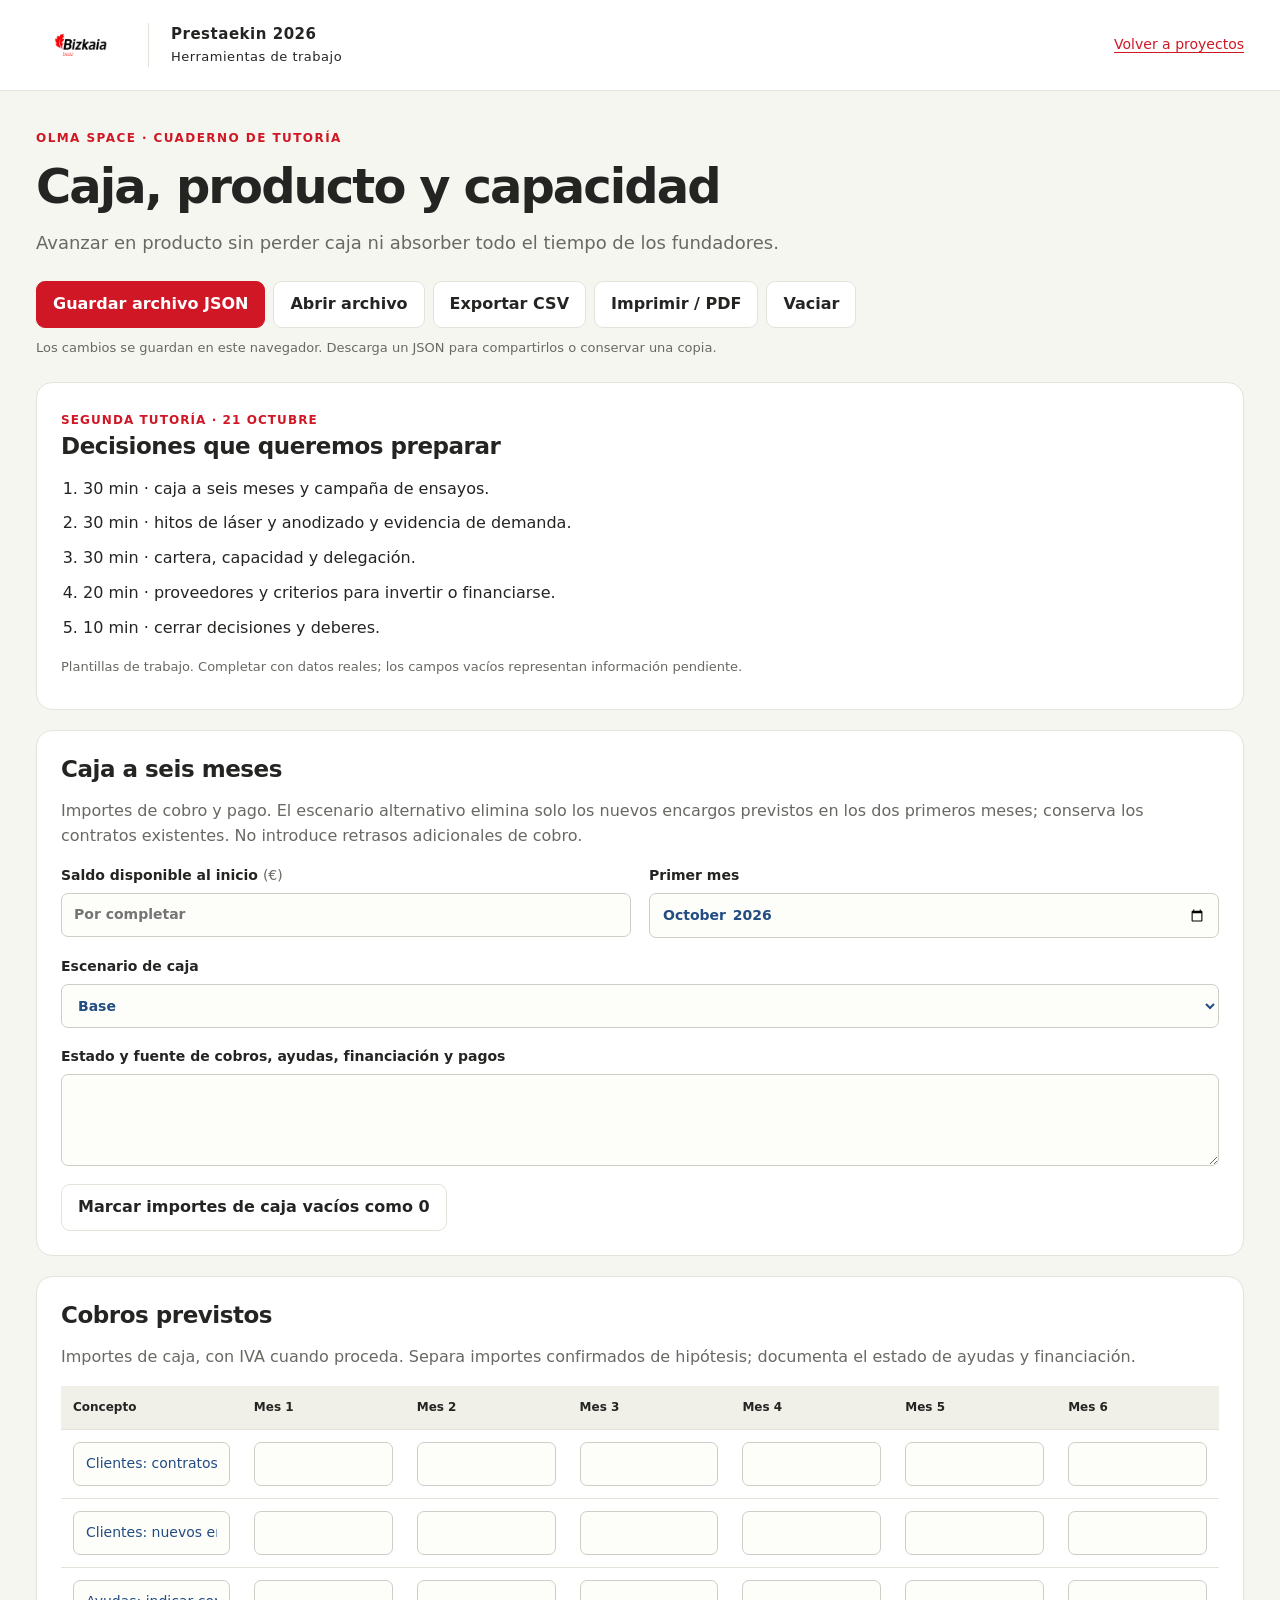
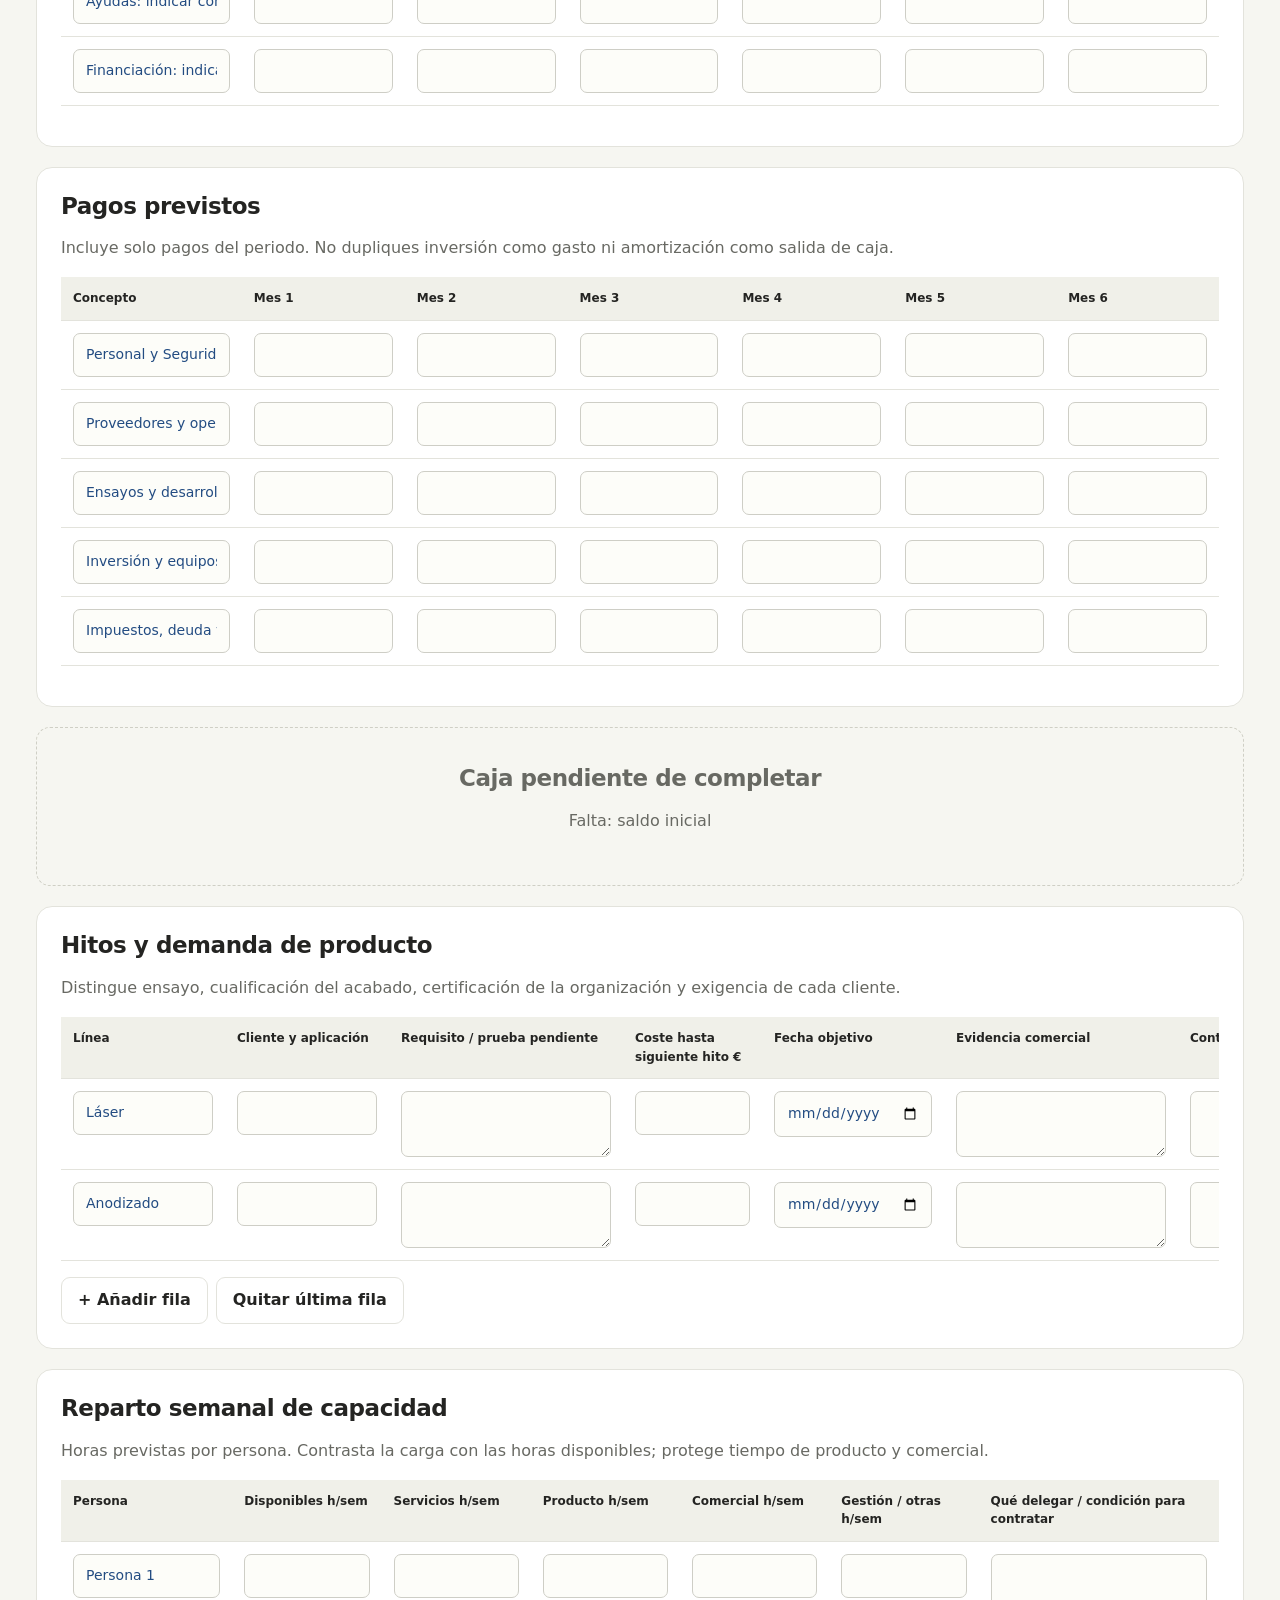
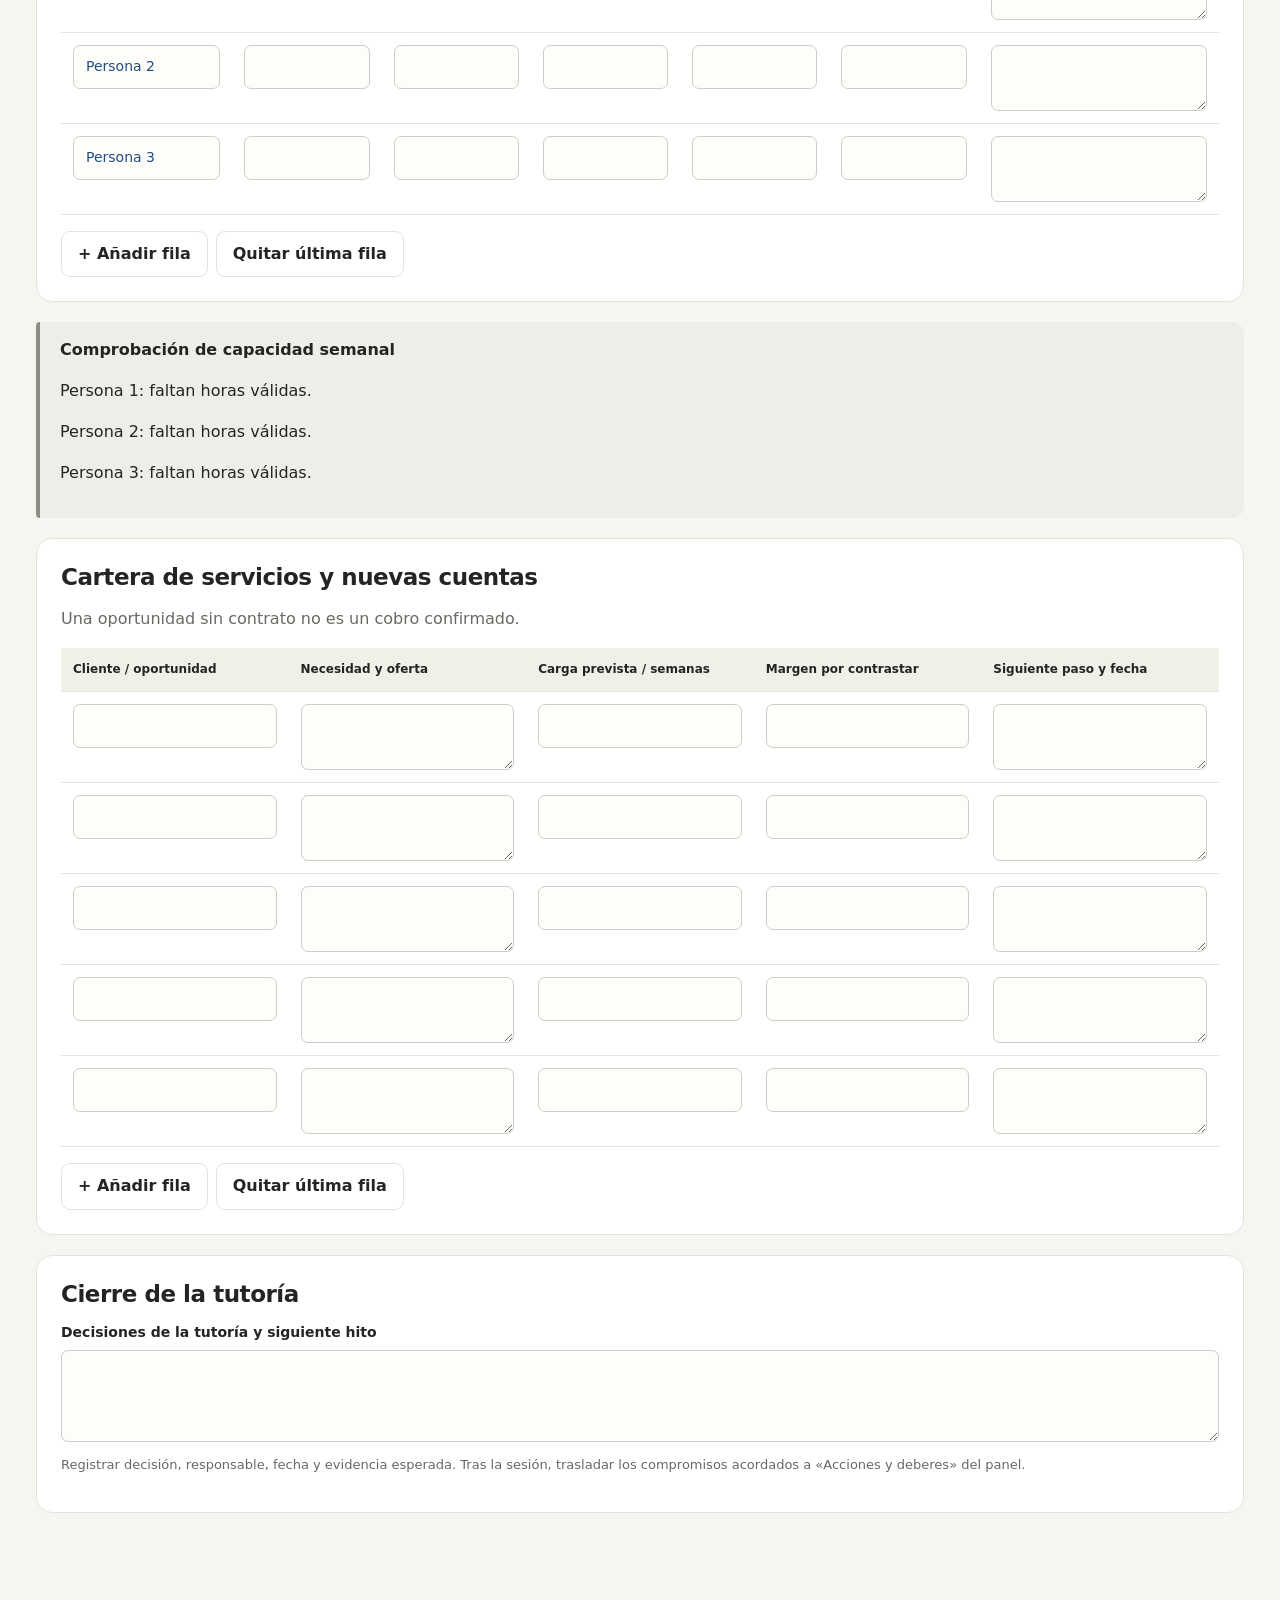
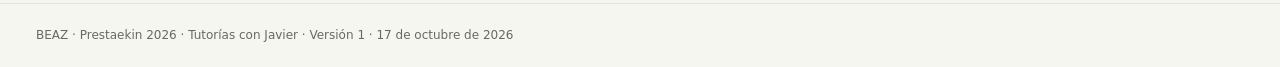
<file: tools/olma-space-cuaderno.html>
<!doctype html><html lang="es"><head><meta charset="UTF-8"><meta name="viewport" content="width=device-width,initial-scale=1"><meta name="robots" content="noindex,nofollow"><title>Olma Space · Caja, producto y capacidad</title><style>:root{--red:#cf1725;--ink:#242422;--muted:#686963;--line:#e3e3dc;--paper:#f6f6f1;--rose:#fff1f2;--green:#21624a;--blue:#234c82;--radius:16px}*{box-sizing:border-box}body{margin:0;background:var(--paper);font:16px/1.55 system-ui,-apple-system,BlinkMacSystemFont,'Segoe UI',sans-serif;color:var(--ink)}button,input,textarea,select{font:inherit}button,a{touch-action:manipulation}a{color:var(--red);text-underline-offset:3px}button{cursor:pointer;border:1px solid var(--line);background:white;color:var(--ink);padding:10px 16px;border-radius:9px;font-weight:600}button:hover{border-color:var(--red)}button.primary{background:var(--red);border-color:var(--red);color:white}button:disabled{opacity:.45;cursor:not-allowed}button:focus-visible,a:focus-visible,input:focus-visible,textarea:focus-visible,select:focus-visible{outline:3px solid #145fab;outline-offset:3px}header{background:white;border-bottom:1px solid var(--line)}.brand{max-width:1440px;margin:auto;display:flex;align-items:center;gap:22px;padding:18px 36px}.brand img{width:90px;height:54px;object-fit:contain}.brand-text{border-left:1px solid var(--line);padding-left:22px;font-size:13px;letter-spacing:.04em}.brand-text strong{display:block;font-size:15px}.brand>a{margin-left:auto;font-size:14px}main{max-width:1440px;margin:auto;padding:38px 36px 70px}.eyebrow{font-size:12px;letter-spacing:.12em;text-transform:uppercase;font-weight:700;color:var(--red);margin:0 0 12px}h1{font-size:clamp(30px,4vw,48px);line-height:1.12;letter-spacing:-.04em;margin:0 0 16px;font-weight:700}h2{font-size:23px;line-height:1.25;margin:0 0 14px;letter-spacing:-.02em}h3{font-size:16px;margin:0 0 12px}.lede{max-width:850px;font-size:18px;color:var(--muted);margin:0 0 24px}.toolbar{display:flex;flex-wrap:wrap;gap:8px;align-items:center;margin:18px 0 10px}.save-status,.small,small{font-size:13px;color:var(--muted)}.save-status{min-height:22px;margin-bottom:22px}.notice{padding:16px 20px;border-left:4px solid var(--red);border-radius:4px 12px 12px 4px;background:var(--rose);margin:20px 0}.notice.neutral{background:#eeeee8;border-color:#8d8e83}.notice strong{display:block;margin-bottom:3px}.tabs{display:flex;gap:6px;overflow:auto;border-bottom:1px solid var(--line);margin:26px 0;padding-bottom:10px}.tabs button{white-space:nowrap;background:transparent;border:0;color:var(--muted)}.tabs button[aria-selected=true]{background:var(--rose);color:var(--red)}.panel{background:white;border:1px solid var(--line);border-radius:var(--radius);padding:24px;margin:20px 0}.panel>p:first-of-type{color:var(--muted)}.grid{display:grid;grid-template-columns:repeat(2,minmax(0,1fr));gap:22px}.grid.three{grid-template-columns:repeat(3,minmax(0,1fr))}.grid>.panel{margin:0}.fields{display:grid;grid-template-columns:repeat(2,minmax(0,1fr));gap:18px}.field{display:block;font-size:14px;font-weight:600}.field.full{grid-column:1/-1}.field small{display:block;font-weight:400;margin-top:5px}.field input,.field textarea,.field select,td input,td textarea,td select{display:block;width:100%;margin-top:6px;border:1px solid #cecec6;border-radius:7px;background:#fdfdf9;padding:10px 12px;color:var(--blue);min-height:44px}.field textarea{min-height:92px;resize:vertical}.field input:invalid:not(:placeholder-shown){border-color:var(--red)}.unit{font-weight:400;color:var(--muted)}.metrics{display:grid;grid-template-columns:repeat(4,minmax(0,1fr));gap:16px;margin:22px 0}.metric{background:white;padding:22px;border:1px solid var(--line);border-radius:var(--radius)}.metric.featured{background:var(--red);color:white;border-color:var(--red)}.metric span{font-size:13px;display:block}.metric strong{display:block;font-size:clamp(22px,2.6vw,34px);letter-spacing:-.04em;line-height:1.3;margin:8px 0}.metric small{display:block}.metric.featured small{color:#ffe6e8}.table-wrap{overflow:auto;margin:16px 0;max-width:100%}table{width:100%;border-collapse:collapse;text-align:left;font-size:14px}thead{background:#f0f0e9}th,td{padding:12px;vertical-align:top;border-bottom:1px solid var(--line)}th{font-size:12px;font-weight:700}tbody th{font-size:14px}td input,td textarea,td select{min-width:140px;font-size:14px;margin:0}td input[type=number]{min-width:115px}td textarea{min-width:210px;min-height:66px;resize:vertical}.numeric{text-align:right;font-variant-numeric:tabular-nums}.negative{color:var(--red);font-weight:700}.positive{color:var(--green);font-weight:700}.section-label{color:var(--red);font-size:12px;font-weight:700;letter-spacing:.09em}.chart{width:100%;height:auto}.chart text{font-family:system-ui,sans-serif;font-size:13px;fill:var(--ink)}.legend{display:flex;gap:18px;font-size:13px;margin-bottom:8px}.dot{display:inline-block;width:10px;height:10px;border-radius:50%;background:var(--red);margin-right:7px}.dot.grey{background:#6b716a}.link-card{display:block;text-decoration:none;color:var(--ink);padding:26px;background:white;border:1px solid var(--line);border-radius:var(--radius);transition:transform .15s}.link-card:hover{transform:translateY(-3px);border-color:var(--red)}.link-card strong{display:block;font-size:26px;letter-spacing:-.03em;margin:10px 0}.link-card span{color:var(--muted);display:block}.link-card .arrow{color:var(--red);font-size:22px;margin-top:16px}details{border-top:1px solid var(--line);padding:16px 0}summary{cursor:pointer;font-weight:600}.two-col{columns:2;column-gap:32px}.error{color:var(--red);font-weight:600}.empty{padding:36px;text-align:center;color:var(--muted);border:1px dashed #cfcfc5;border-radius:14px}footer{max-width:1440px;margin:auto;padding:22px 36px;border-top:1px solid var(--line);font-size:12px;color:var(--muted)}.no-break{break-inside:avoid}.tag{display:inline-block;padding:4px 10px;border-radius:20px;background:var(--rose);color:var(--red);font-size:12px;font-weight:700}.table-toolbar{display:flex;gap:8px}.compact p{margin:8px 0}.numbered{padding-left:22px}.numbered li{margin:10px 0}[hidden]{display:none!important}.report-only{display:none}@media(max-width:800px){main{padding:28px 18px 50px}.brand{padding:16px 18px;gap:12px}.brand-text{padding-left:12px}.brand>a{font-size:12px}.grid,.grid.three{grid-template-columns:1fr}.metrics{grid-template-columns:repeat(2,minmax(0,1fr))}.panel{padding:20px}.two-col{columns:1}.fields{grid-template-columns:1fr}h1{font-size:34px}.metric{padding:16px}.toolbar button{font-size:13px;padding:9px 12px}}@media print{@page{size:A4 landscape;margin:12mm}body{font-size:11px;background:white}.brand{padding:0 0 12px}.brand>a,.toolbar,.tabs,.save-status,.table-toolbar,button,.no-print{display:none!important}main{padding:14px 0;max-width:none}h1{font-size:28px}h2{font-size:19px}.panel{padding:14px;margin:12px 0}.metrics{gap:8px}.metric{padding:12px}.metric strong{font-size:23px}.table-wrap{overflow:visible}table{font-size:10px;table-layout:fixed}th,td{padding:6px;overflow-wrap:anywhere}td input,td textarea,td select{min-width:0;font-size:10px;padding:3px}input,textarea,select{border:0!important;min-width:0!important;background:white!important;color:black!important}.report-only{display:block}.chart{max-height:210px}.panel,.metric{break-inside:avoid}.panel:has(table){break-inside:auto}thead{display:table-header-group}tr{break-inside:avoid}.grid.three{grid-template-columns:repeat(3,1fr)}footer{padding:10px 0}}

.tool-confirm{position:fixed;inset:0;z-index:9999;display:grid;place-items:center;padding:24px;background:#25252580}.tool-confirm>div{max-width:560px;width:100%;background:white;padding:28px;border-radius:14px;box-shadow:0 10px 60px #0004}.tool-confirm h2{margin-bottom:16px}.tool-confirm p{line-height:1.6;margin-bottom:22px}.tool-confirm .toolbar{justify-content:flex-end;margin:0}
</style></head><body><header><div class="brand"><img src="[data-uri]" alt="BEAZ Bizkaia"><div class="brand-text"><strong>Prestaekin 2026</strong>Herramientas de trabajo</div><a href="../../Inicio.html">Volver a proyectos</a></div></header><main><p class="eyebrow">Olma Space · Cuaderno de tutoría</p><h1>Caja, producto y capacidad</h1><p class="lede">Avanzar en producto sin perder caja ni absorber todo el tiempo de los fundadores.</p><div class="toolbar"><button id="save-file" class="primary">Guardar archivo JSON</button><button id="load-file">Abrir archivo</button><button id="export-csv">Exportar CSV</button><button id="print">Imprimir / PDF</button><button id="reset">Vaciar</button><input id="import-file" type="file" accept=".json,application/json" hidden></div><div id="save-status" class="save-status" role="status" aria-live="polite"></div><div id="example-note" class="notice" hidden><strong>Ejemplo ficticio</strong>Las cifras solo demuestran el funcionamiento. No representan costes ni prestaciones de Kinergy.</div><div id="content"></div></main><footer>BEAZ · Prestaekin 2026 · Tutorías con Javier · Versión 1 · 17 de octubre de 2026</footer><script>const CONFIG={"version":1,"date":"17 de octubre de 2026","id":"olma-space-cuaderno","company":"olma-space","title":"Olma Space · Caja, producto y capacidad","subtitle":"Avanzar en producto sin perder caja ni absorber todo el tiempo de los fundadores.","type":"workbook","defaults":{"cash_start":"2026-10","cash_mode":"Base"},"fields":[{"id":"cash_open","label":"Saldo disponible al inicio","unit":"€","type":"number"},{"id":"cash_start","label":"Primer mes","type":"month"},{"id":"cash_mode","label":"Escenario de caja","type":"select","options":["Base","Sin nuevos encargos en los dos primeros meses"],"full":true},{"id":"cash_sources","label":"Estado y fuente de cobros, ayudas, financiación y pagos","type":"textarea","full":true},{"id":"decision","label":"Decisiones de la tutoría y siguiente hito","type":"textarea","full":true}],"tables":[{"id":"cash_in","title":"Cobros previstos","help":"Importes de caja, con IVA cuando proceda. Separa importes confirmados de hipótesis; documenta el estado de ayudas y financiación.","columns":[{"id":"item","label":"Concepto","type":"text"},{"id":"m1","label":"Mes 1","type":"number"},{"id":"m2","label":"Mes 2","type":"number"},{"id":"m3","label":"Mes 3","type":"number"},{"id":"m4","label":"Mes 4","type":"number"},{"id":"m5","label":"Mes 5","type":"number"},{"id":"m6","label":"Mes 6","type":"number"}],"rows":4,"seed":[{"item":"Clientes: contratos ya existentes"},{"item":"Clientes: nuevos encargos por contratar (hipótesis)"},{"item":"Ayudas: indicar concesión y fecha esperada"},{"item":"Financiación: indicar compromiso y fecha esperada"}],"fixed":true},{"id":"cash_out","title":"Pagos previstos","help":"Incluye solo pagos del periodo. No dupliques inversión como gasto ni amortización como salida de caja.","columns":[{"id":"item","label":"Concepto","type":"text"},{"id":"m1","label":"Mes 1","type":"number"},{"id":"m2","label":"Mes 2","type":"number"},{"id":"m3","label":"Mes 3","type":"number"},{"id":"m4","label":"Mes 4","type":"number"},{"id":"m5","label":"Mes 5","type":"number"},{"id":"m6","label":"Mes 6","type":"number"}],"rows":5,"seed":[{"item":"Personal y Seguridad Social"},{"item":"Proveedores y operación"},{"item":"Ensayos y desarrollo de producto"},{"item":"Inversión y equipos"},{"item":"Impuestos, deuda y otros pagos"}],"fixed":true},{"id":"products","title":"Hitos y demanda de producto","help":"Distingue ensayo, cualificación del acabado, certificación de la organización y exigencia de cada cliente.","columns":[{"id":"line","label":"Línea","type":"text"},{"id":"customer","label":"Cliente y aplicación","type":"text"},{"id":"requirement","label":"Requisito / prueba pendiente","type":"textarea"},{"id":"cost","label":"Coste hasta siguiente hito €","type":"number"},{"id":"date","label":"Fecha objetivo","type":"date"},{"id":"evidence","label":"Evidencia comercial","type":"textarea"},{"id":"criterion","label":"Continuar / replantear / pausar","type":"textarea"},{"id":"owner","label":"Responsable","type":"text"}],"rows":2,"seed":[{"line":"Láser"},{"line":"Anodizado"}]},{"id":"capacity","title":"Reparto semanal de capacidad","help":"Horas previstas por persona. Contrasta la carga con las horas disponibles; protege tiempo de producto y comercial.","columns":[{"id":"person","label":"Persona","type":"text"},{"id":"available","label":"Disponibles h/sem","type":"number"},{"id":"services","label":"Servicios h/sem","type":"number"},{"id":"product","label":"Producto h/sem","type":"number"},{"id":"sales","label":"Comercial h/sem","type":"number"},{"id":"other","label":"Gestión / otras h/sem","type":"number"},{"id":"delegate","label":"Qué delegar / condición para contratar","type":"textarea"}],"rows":3,"seed":[{"person":"Persona 1"},{"person":"Persona 2"},{"person":"Persona 3"}]},{"id":"pipeline","title":"Cartera de servicios y nuevas cuentas","help":"Una oportunidad sin contrato no es un cobro confirmado.","columns":[{"id":"client","label":"Cliente / oportunidad","type":"text"},{"id":"need","label":"Necesidad y oferta","type":"textarea"},{"id":"work","label":"Carga prevista / semanas","type":"text"},{"id":"margin","label":"Margen por contrastar","type":"text"},{"id":"next","label":"Siguiente paso y fecha","type":"textarea"}],"rows":5,"seed":[]}],"agenda":["30 min · caja a seis meses y campaña de ensayos.","30 min · hitos de láser y anodizado y evidencia de demanda.","30 min · cartera, capacidad y delegación.","20 min · proveedores y criterios para invertir o financiarse.","10 min · cerrar decisiones y deberes."]};
(function (root) {
  'use strict';
  const models = {};
  function number(value, label, min = 0, max = Infinity, integer = false) {
    if (value === '' || value === null || value === undefined) throw new Error('Falta: ' + label);
    const n = Number(value);
    if (!Number.isFinite(n) || n < min || n > max || (integer && !Number.isInteger(n)))
      throw new Error('Revisa ' + label + (integer ? ': usa un entero.' : ': valor fuera de rango.'));
    return n;
  }
  models.tco = function (input) {
    const years = number(input.years, 'horizonte (1–30 años)', 1, 30, true);
    const hours = number(input.hours, 'horas/año (1–8.760)', 1, 8760);
    const power = number(input.power, 'potencia neta de referencia', 0.001, 100000);
    const load = number(input.load, 'carga media (mayor que 0 y hasta 100 %)', 0.001, 100);
    const annualEnergy = hours * power * load / 100;
    const totalHours = hours * years;
    function technology(raw, title) {
      const p = {};
      const fields = {equipment:'equipo', installation:'integración e instalación', infrastructure:'infraestructura y almacenamiento', fuel:'precio del combustible', consumption:'consumo por kWh neto', maintenance:'mantenimiento variable', fixed:'costes fijos anuales', life:'horas entre reposiciones', replacement:'coste de reposición', residual:'valor residual'};
      for (const [key,label] of Object.entries(fields)) p[key] = number(raw?.[key], title+' · '+label, key==='consumption'?0.000001:key==='life'?1:0);
      const initial = p.equipment + p.installation + p.infrastructure;
      if (p.residual > initial) throw new Error(title+': el valor residual no puede superar la inversión inicial de este modelo.');
      const quantity = annualEnergy * p.consumption;
      const fuelAnnual = quantity * p.fuel;
      const maintenanceAnnual = hours * p.maintenance + p.fixed;
      // Replacements are incurred when the next operating cycle starts. None at the exact horizon end.
      const replacementCount = Math.max(0, Math.ceil(totalHours / p.life - 1e-10) - 1);
      if (replacementCount > 10000) throw new Error(title+': revisa las horas entre reposiciones.');
      const replacementByYear = Array(years).fill(0);
      for (let k=1; k<=replacementCount; k++) replacementByYear[Math.min(years-1,Math.floor(k*p.life/hours))] += p.replacement;
      let cumulative = initial;
      const flows = [{year:0, fuel:0, maintenance:0, replacement:0, residual:0, cost:initial, cumulative}];
      for (let i=0; i<years; i++) {
        const residual = i === years-1 ? p.residual : 0;
        const cost = fuelAnnual + maintenanceAnnual + replacementByYear[i] - residual;
        cumulative += cost;
        flows.push({year:i+1,fuel:fuelAnnual,maintenance:maintenanceAnnual,replacement:replacementByYear[i],residual,cost,cumulative});
      }
      const breakdown = {initial, fuel:fuelAnnual*years, maintenance:maintenanceAnnual*years, replacement:replacementCount*p.replacement, residual:p.residual};
      return {initial,quantity,fuelAnnual,maintenanceAnnual,replacementCount,flows,breakdown,total:cumulative,perKwh:cumulative/(annualEnergy*years)};
    }
    const hydrogen = technology(input.hydrogen,'Hidrógeno');
    const diesel = technology(input.diesel,'Grupo electrógeno');
    const totalKg = hydrogen.quantity * years;
    const nonFuelH2 = hydrogen.total-hydrogen.breakdown.fuel;
    const breakEvenPrice = (diesel.total - nonFuelH2) / totalKg;
    const sensitivity = [0.5,0.75,1,1.25,1.5].map(factor=>({price:Number(input.hydrogen.fuel)*factor,total:nonFuelH2+totalKg*Number(input.hydrogen.fuel)*factor}));
    return {years,hours,power,load,annualEnergy,totalEnergy:annualEnergy*years,totalHours,hydrogen,diesel,difference:hydrogen.total-diesel.total,breakEvenPrice,sensitivity};
  };
  models.cash = function (opening, receipts, payments) {
    let balance=number(opening,'saldo inicial',0);
    if (receipts.length!==payments.length) throw new Error('Los periodos de caja no coinciden.');
    return receipts.map((r,i)=>{
      const start=balance;
      const income=r.reduce((s,v)=>s+number(v,'cobro '+(i+1),0),0);
      const expense=payments[i].reduce((s,v)=>s+number(v,'pago '+(i+1),0),0);
      balance+=income-expense;
      return {opening:start,income,expense,net:income-expense,closing:balance};
    });
  };
  models.kit = function(p){
    const price=number(p.price,'precio neto por kit',0.000001),materials=number(p.materials,'materiales'),hours=number(p.hours,'horas por kit'),hourCost=number(p.hourCost,'coste por hora'),other=number(p.other,'otros costes variables'),fixed=number(p.fixed,'coste fijo mensual');
    const unitCost=materials+hours*hourCost+other,contribution=price-unitCost;
    return {unitCost,contribution,margin:contribution/price,breakEven:contribution>0?Math.ceil(fixed/contribution):null};
  };
  models.bonus = function(target,gate,rows){
    const budget=number(target,'incentivo objetivo');
    let weight=0,score=0;
    if(!Array.isArray(rows)||!rows.length)throw Error('Añade al menos un objetivo.');
    for(const r of rows){
      const w=number(r.weight,'peso del objetivo',0,100),a=number(r.actual,'resultado'),t=number(r.target,'objetivo'),b=number(r.threshold,'umbral');
      if(!['Sube','Baja'].includes(r.direction))throw Error('Indica la dirección del objetivo.');
      if((r.direction==='Sube'&&t<=b)||(r.direction==='Baja'&&t>=b))throw Error('El objetivo debe mejorar el umbral en la dirección elegida.');
      weight+=w;score+=w/100*Math.max(0,Math.min(1,(a-b)/(t-b)));
    }
    if(Math.abs(weight-100)>1e-6)throw Error('Los pesos deben sumar 100 %. Ahora suman '+weight+' %.');
    if(!['Pendiente de revisar','Cumplidas','No cumplidas'].includes(gate))throw Error('Revisa las condiciones de pago.');
    const potential=budget*score;
    return {score,potential,payout:gate==='Pendiente de revisar'?null:gate==='Cumplidas'?potential:0};
  };
  if(typeof module!=='undefined' && module.exports) module.exports=models;
  else root.BeazModels=models;
})(typeof globalThis!=='undefined'?globalThis:this);

'use strict';
const $=id=>document.getElementById(id);
const esc=s=>String(s??'').replace(/[&<>"']/g,c=>({'&':'&amp;','<':'&lt;','>':'&gt;','"':'&quot;',"'":'&#39;'}[c]));
const eur=n=>new Intl.NumberFormat('es-ES',{style:'currency',currency:'EUR',maximumFractionDigits:0}).format(n);
const num=(n,d=1)=>new Intl.NumberFormat('es-ES',{maximumFractionDigits:d}).format(n);
const storageKey='beaz-work-v1-'+CONFIG.id;
const embedded=window.parent!==window && new URLSearchParams(location.search).get('embed')==='1';
const channel=new URLSearchParams(location.search).get('channel')||'';
function bridge(type,data){if(embedded)window.parent.postMessage({beazTool:true,channel,toolId:CONFIG.id,type,...data},'*');}
function blankState(){return {schema:1,project:CONFIG.id,values:{...(CONFIG.defaults||{})},tables:Object.fromEntries((CONFIG.tables||[]).map(t=>[t.id,Array.from({length:t.rows||4},(_,i)=>({...((t.seed||[])[i]||{})}))])),example:false};}
let state=blankState(),storageAvailable=true;
function validated(raw){
 if(!raw||raw.schema!==1||raw.project!==CONFIG.id||typeof raw.values!=='object'||!raw.values||!raw.tables||typeof raw.tables!=='object')throw Error('El archivo no corresponde a esta herramienta.');
 const safe=blankState();
 for(const field of CONFIG.fields||[]){const value=raw.values[field.id];if(value!==undefined){if(!['string','number'].includes(typeof value)||String(value).length>20000)throw Error('Dato no válido: '+field.id);safe.values[field.id]=String(value);}}
 for(const t of CONFIG.tables||[]){const rows=raw.tables[t.id];if(!Array.isArray(rows)||rows.length>300)throw Error('Tabla no válida: '+t.id);safe.tables[t.id]=rows.map(row=>{const clean={};for(const col of t.columns){const value=row?.[col.id];if(value!==undefined){if(!['string','number'].includes(typeof value)||String(value).length>20000)throw Error('Celda no válida.');clean[col.id]=String(value);}}return clean;});}
 safe.example=raw.example===true;return safe;
}
try{if(!embedded){const raw=localStorage.getItem(storageKey);if(raw)state=validated(JSON.parse(raw));}}catch{storageAvailable=false;}
function persist(){
 if(embedded){bridge('changed',{state});$('save-status').textContent='Cambios enviados al panel para guardar. Consulta el estado de guardado encima de la herramienta.';return;}
 try{localStorage.setItem(storageKey,JSON.stringify(state));storageAvailable=true;$('save-status').textContent='Guardado en este navegador · '+new Date().toLocaleTimeString('es-ES',{hour:'2-digit',minute:'2-digit'})+'. Descarga el JSON para conservar una copia o usar otro equipo.';}
 catch{storageAvailable=false;$('save-status').textContent='Este navegador no permite guardar aquí. Usa «Guardar archivo» antes de cerrar.';}
}
function ask(message){return new Promise(resolve=>{const previous=document.activeElement;const layer=document.createElement('div');layer.className='tool-confirm no-print';layer.innerHTML='<div role="alertdialog" aria-modal="true" aria-labelledby="confirm-title" aria-describedby="confirm-message"><h2 id="confirm-title">Confirma el cambio</h2><p id="confirm-message"></p><div class="toolbar"><button data-answer="no">Cancelar</button><button class="primary" data-answer="yes">Continuar</button></div></div>';layer.querySelector('p').textContent=message;document.body.append(layer);const buttons=layer.querySelectorAll('button');function close(value){layer.remove();previous?.focus();resolve(value);}layer.addEventListener('click',e=>{const answer=e.target.closest('[data-answer]');if(answer)close(answer.dataset.answer==='yes');});layer.addEventListener('keydown',e=>{if(e.key==='Escape'){e.preventDefault();close(false);}if(e.key==='Tab'){e.preventDefault();(document.activeElement===buttons[0]?buttons[1]:buttons[0]).focus();}});buttons[0].focus();});}
function download(name,content,type){const blob=new Blob([content],{type});const url=URL.createObjectURL(blob);const a=document.createElement('a');a.href=url;a.download=name;a.click();setTimeout(()=>URL.revokeObjectURL(url),1500);}
function csvCell(v){let s=String(v??'');if(/^[=+@\t\r]/.test(s)||(/^\-/.test(s)&&!/^\-?\d+(\.\d+)?$/.test(s)))s="'"+s;return '"'+s.replace(/"/g,'""')+'"';}
function csv(rows){return '\ufeff'+rows.map(r=>r.map(csvCell).join(';')).join('\r\n');}
function fieldHTML(f){const val=state.values[f.id]??'';const id='f-'+f.id;let input;
 if(f.type==='textarea')input=`<textarea id="${id}" data-field="${f.id}" rows="${f.rows||3}">${esc(val)}</textarea>`;
 else if(f.type==='select')input=`<select id="${id}" data-field="${f.id}">${f.options.map(o=>`<option value="${esc(o)}" ${val===o?'selected':''}>${esc(o)}</option>`).join('')}</select>`;
 else input=`<input id="${id}" data-field="${f.id}" type="${f.type||'text'}" value="${esc(val)}" ${f.type==='number'?'min="'+(f.min??0)+'" step="'+(f.step||'any')+'"':''} ${f.max!==undefined?'max="'+f.max+'"':''} placeholder="${esc(f.placeholder||'Por completar')}">`;
 return `<label class="field ${f.full?'full':''}" for="${id}">${esc(f.label)}${f.unit?` <span class="unit">(${esc(f.unit)})</span>`:''}${input}${f.help?`<small>${esc(f.help)}</small>`:''}</label>`;
}
function fieldsHTML(ids){return '<div class="fields">'+ids.map(id=>fieldHTML(CONFIG.fields.find(f=>f.id===id))).join('')+'</div>';}
function tableHTML(t){const rows=state.tables[t.id];return `<div class="table-wrap"><table><thead><tr>${t.columns.map(c=>'<th scope="col">'+esc(c.label)+'</th>').join('')}</tr></thead><tbody>${rows.map((r,i)=>'<tr>'+t.columns.map(c=>{
 const attrs=`data-table="${t.id}" data-row="${i}" data-col="${c.id}" aria-label="${esc(c.label)} · fila ${i+1}"`,v=r[c.id]??'';
 let control=c.type==='select'?`<select ${attrs}>${(c.options||[]).map(o=>`<option ${v===o?'selected':''}>${esc(o)}</option>`).join('')}</select>`:c.type==='textarea'?`<textarea ${attrs} rows="2">${esc(v)}</textarea>`:`<input ${attrs} type="${c.type||'text'}" value="${esc(v)}" ${c.type==='number'?'min="0" step="any"':''}>`;
 return '<td>'+control+'</td>';
 }).join('')+'</tr>').join('')}</tbody></table></div>${t.fixed?'':`<div class="table-toolbar no-print"><button data-add="${t.id}">+ Añadir fila</button><button data-remove="${t.id}">Quitar última fila</button></div>`}`;}
function tablePanel(id){const t=CONFIG.tables.find(t=>t.id===id);return `<section class="panel"><h2>${esc(t.title)}</h2><p>${esc(t.help||'')}</p><div id="table-${id}">${tableHTML(t)}</div></section>`;}
function commonEvents(){
 document.addEventListener('input',e=>{const el=e.target;if(el.dataset.field){state.values[el.dataset.field]=el.value;persist();update();}else if(el.dataset.table){state.tables[el.dataset.table][Number(el.dataset.row)][el.dataset.col]=el.value;persist();update();}});
 document.addEventListener('click',async e=>{const b=e.target.closest('button');if(!b)return;const id=b.dataset.add||b.dataset.remove;if(id){if(b.dataset.add){if(state.tables[id].length>=300)return;state.tables[id].push({});}else{const r=state.tables[id];if(r.length<=1)return;if(Object.values(r.at(-1)).some(Boolean)&&!await ask('La última fila contiene información. ¿Quieres quitarla?'))return;r.pop();}const t=CONFIG.tables.find(t=>t.id===id);$('table-'+id).innerHTML=tableHTML(t);persist();update();}});
 $('save-file').onclick=()=>download(CONFIG.id+'-'+new Date().toISOString().slice(0,10)+'.json',JSON.stringify(state,null,2),'application/json');
 $('load-file').onclick=()=>$('import-file').click();
 $('import-file').onchange=async e=>{try{const f=e.target.files[0];if(!f)return;if(f.size>3*1024*1024)throw Error('El archivo supera 3 MB.');const next=validated(JSON.parse(await f.text()));if(!await ask('Se sustituirán los datos actuales por los del archivo. ¿Continuar?'))return;state=next;render();persist();update();}catch(err){$('save-status').textContent='No se ha abierto el archivo: '+err.message;}finally{e.target.value='';}};
 $('print').onclick=()=>window.print();
 $('reset').onclick=async()=>{if(!await ask('¿Vaciar esta herramienta? Guarda antes el archivo si quieres conservar los datos.'))return;state=blankState();render();persist();update();};
 $('export-csv').onclick=()=>{let rows=[['Proyecto',CONFIG.title],['Tipo de datos',state.example?'EJEMPLO FICTICIO':'Introducidos por el usuario'],[],['Campo','Valor','Unidad']];for(const f of CONFIG.fields||[])rows.push([f.label,state.values[f.id]??'',f.unit||'']);for(const t of CONFIG.tables||[]){rows.push([],['TABLA',t.title],t.columns.map(c=>c.label));for(const r of state.tables[t.id])rows.push(t.columns.map(c=>r[c.id]??''));}if(typeof exportResults==='function')rows.push(...exportResults());download(CONFIG.id+'.csv',csv(rows),'text/csv;charset=utf-8');};
 $('save-status').textContent=storageAvailable?'Los cambios se guardan en este navegador. Descarga un JSON para compartirlos o conservar una copia.':'Usa «Guardar archivo» para conservar los datos; el guardado del navegador no está disponible.';
 if(embedded){
   document.querySelector('header').hidden=true;
   $('content').inert=true;
   document.querySelector('.toolbar').inert=true;
   $('save-status').textContent='Cargando la versión compartida…';
   window.addEventListener('message',e=>{const m=e.data;if(e.source!==window.parent||!m?.beazTool||m.channel!==channel||m.toolId!==CONFIG.id)return;
     if(m.type==='init'){try{state=m.state?validated(m.state):blankState();render();update();$('content').inert=false;document.querySelector('.toolbar').inert=false;$('save-status').textContent='Datos compartidos con Javier y vuestro equipo. Los cambios se guardan en el panel.';}catch(err){$('save-status').textContent='No se pueden abrir los datos: '+err.message;}}
     if(m.type==='saved')$('save-status').textContent='Guardado compartido confirmado · '+new Date().toLocaleTimeString('es-ES',{hour:'2-digit',minute:'2-digit'});
   });
   bridge('ready',{});
 }
}

let cashResult=null;
function render(){
 let html='<section class="panel compact"><span class="section-label">SEGUNDA TUTORÍA · 21 OCTUBRE</span><h2>Decisiones que queremos preparar</h2><ol class="numbered">'+CONFIG.agenda.map(x=>'<li>'+esc(x)+'</li>').join('')+'</ol><p class="small">Plantillas de trabajo. Completar con datos reales; los campos vacíos representan información pendiente.</p></section>';
 const cash=CONFIG.fields.some(f=>f.id==='cash_open');
 if(CONFIG.id==='auziker-cuaderno'){html+=tablePanel('sales')+tablePanel('interviews')+'<section class="panel"><h2>Foco comercial elegido</h2>'+fieldsHTML(['choice'])+'</section><section class="panel"><h2>Coste completo y contribución por kit</h2><p>Precio sin IVA. Incluye mano de obra y costes variables; no vuelvas a meterlos en costes fijos.</p>'+fieldsHTML(CONFIG.fields.filter(f=>f.id.startsWith('kit_')).map(f=>f.id))+'<div id="kit-result" class="notice neutral"></div></section>'+tablePanel('team');}
 if(CONFIG.id==='ds4t-cuaderno')html+=tablePanel('clients')+'<section class="panel"><h2>Oferta de entrada: una página</h2>'+fieldsHTML(CONFIG.fields.filter(f=>f.id.startsWith('offer_')).map(f=>f.id))+'</section>'+tablePanel('interviews');
 if(cash)html+='<section class="panel"><h2>Caja a seis meses</h2><p>Importes de cobro y pago. El escenario alternativo elimina solo los nuevos encargos previstos en los dos primeros meses; conserva los contratos existentes. No introduce retrasos adicionales de cobro.</p>'+fieldsHTML(['cash_open','cash_start','cash_mode','cash_sources'])+'<button class="no-print" id="zero-cash" style="margin-top:18px">Marcar importes de caja vacíos como 0</button></section>'+tablePanel('cash_in')+tablePanel('cash_out')+'<section id="cash-result"></section>';
 if(CONFIG.id==='olma-space-cuaderno')html+=tablePanel('products')+tablePanel('capacity')+'<section id="capacity-result"></section>'+tablePanel('pipeline');
 if(CONFIG.id==='kinergy-contactos')html+='<section class="panel"><h2>Preparación del contacto</h2>'+fieldsHTML(['deck','pitch'])+'<p class="small">Borrador sugerido para adaptar: «Estoy acompañando a Kinergy en Prestaekin. Desarrolla sistemas de generación eléctrica con hidrógeno y está preparando su fase industrial y comercial. Quería contrastar si encaja con vuestra tesis y etapa de inversión. Con la versión autorizada del deck en inglés, ¿podemos valorar una primera conversación?»</p></section>'+tablePanel('contacts');
 if(CONFIG.type==='incentives')html+='<section class="panel"><h2>Ficha del perfil</h2>'+fieldsHTML(['person','period','targetBonus','gate','quality'])+'</section>'+tablePanel('kpis')+'<section id="bonus-result"></section><section class="panel"><h2>Perfiles estratégicos y decisiones de socios</h2><p>La posible participación se trabaja por separado: contribución esperada, permanencia, salida, coste y efecto sobre socios. Revisar su instrumentación con la asesoría antes de formular una oferta.</p>'+fieldsHTML(['equity','approval'])+'</section>';
 html+='<section class="panel"><h2>Cierre de la tutoría</h2>'+fieldsHTML(['decision'])+'<p class="small">Registrar decisión, responsable, fecha y evidencia esperada. Tras la sesión, trasladar los compromisos acordados a «Acciones y deberes» del panel.</p></section>';
 $('content').innerHTML=html;
 if($('zero-cash'))$('zero-cash').onclick=async()=>{if(!await ask('Los importes vacíos pasarán a 0. Úsalo solo cuando no haya cobros o pagos en esas celdas. ¿Continuar?'))return;for(const id of ['cash_in','cash_out'])for(const row of state.tables[id])for(let i=1;i<=6;i++)if(!row['m'+i])row['m'+i]='0';render();persist();update();};
}
function monthNames(){const raw=state.values.cash_start;if(!/^\d{4}-(0[1-9]|1[0-2])$/.test(raw||''))throw Error('Completa el primer mes de caja.');return Array.from({length:6},(_,i)=>new Date(Number(raw.slice(0,4)),Number(raw.slice(5))-1+i,1).toLocaleDateString('es-ES',{month:'short',year:'2-digit'}));}
function update(){
 if($('cash-result')){try{const labels=monthNames(),receipts=[],payments=[];for(let i=1;i<=6;i++){receipts.push(state.tables.cash_in.map((r,j)=>state.values.cash_mode!=='Base'&&j===1&&i<=2?0:r['m'+i]));payments.push(state.tables.cash_out.map(r=>r['m'+i]));}cashResult=BeazModels.cash(state.values.cash_open,receipts,payments);const low=Math.min(...cashResult.map(x=>x.closing)),negative=cashResult.findIndex(x=>x.closing<0);$('cash-result').innerHTML='<section class="panel"><h2>Resultado de caja · '+esc(state.values.cash_mode)+'</h2><div class="metrics" style="grid-template-columns:repeat(3,1fr)"><div class="metric"><span>Saldo al final</span><strong>'+eur(cashResult.at(-1).closing)+'</strong></div><div class="metric"><span>Saldo mínimo al cierre mensual</span><strong class="'+(low<0?'negative':'')+'">'+eur(low)+'</strong></div><div class="metric"><span>Primer cierre con déficit</span><strong>'+(negative<0?'Ninguno':labels[negative])+'</strong></div></div><div class="table-wrap"><table><thead><tr><th>Concepto</th>'+labels.map(x=>'<th class="numeric">'+esc(x)+'</th>').join('')+'</tr></thead><tbody>'+[['Saldo inicial','opening'],['Cobros','income'],['Pagos','expense'],['Movimiento neto','net'],['Saldo final','closing']].map(([label,key])=>'<tr><th scope="row">'+label+'</th>'+cashResult.map(r=>'<td class="numeric '+(r[key]<0?'negative':'')+'">'+eur(r[key])+'</td>').join('')+'</tr>').join('')+'</tbody></table></div><p class="small">El saldo mensual puede ocultar tensiones dentro del mes. Comprueba las fechas de cobros y pagos relevantes. El mínimo no incluye el saldo anterior al primer mes.</p></section>';for(const id of ['cash_in','cash_out']){const th=$('table-'+id).querySelectorAll('thead th');labels.forEach((label,i)=>th[i+1].textContent=label);}}catch(e){cashResult=null;$('cash-result').innerHTML='<div class="empty"><h2>Caja pendiente de completar</h2><p>'+esc(e.message)+'</p></div>';}}
 if($('kit-result')){try{const r=BeazModels.kit(Object.fromEntries(['price','materials','hours','hourCost','other','fixed'].map(k=>[k,state.values['kit_'+k]])));$('kit-result').textContent='Coste variable completo: '+eur(r.unitCost)+'/kit · Contribución: '+eur(r.contribution)+'/kit ('+num(r.margin*100,1)+' %) · Equilibrio mensual: '+(r.breakEven===null?'no alcanzable con esta contribución':r.breakEven+' kits')+'.';}catch(e){$('kit-result').textContent=e.message;}}
 if($('capacity-result')){const out=state.tables.capacity.map(row=>{const vals=['available','services','product','sales','other'].map(k=>row[k]);if(vals.some(v=>v===''||v===undefined||!Number.isFinite(Number(v))||Number(v)<0))return (row.person||'Persona')+': faltan horas válidas.';const used=vals.slice(1).reduce((a,b)=>a+Number(b),0),free=Number(vals[0])-used;return (row.person||'Persona')+': '+num(used)+' h asignadas; '+(free<0?'exceso de '+num(-free):num(free)+' h libres')+'.';});$('capacity-result').innerHTML='<div class="notice neutral"><strong>Comprobación de capacidad semanal</strong>'+out.map(x=>'<p>'+esc(x)+'</p>').join('')+'</div>';}
 if($('bonus-result')){try{const r=BeazModels.bonus(state.values.targetBonus,state.values.gate,state.tables.kpis);$('bonus-result').innerHTML='<div class="notice neutral"><strong>Cumplimiento ponderado: '+num(r.score*100,1)+' %</strong><p>Variable calculado antes de condiciones: '+eur(r.potential)+'.</p><p>'+ (r.payout===null?'Pago pendiente de validar condiciones.':'Importe según las condiciones indicadas: '+eur(r.payout)+'.')+'</p><p class="small">Simulación para acordar un esquema. No crea derechos ni sustituye el acuerdo con la persona y la revisión de la asesoría.</p></div>';}catch(e){$('bonus-result').innerHTML='<div class="empty">'+esc(e.message)+'</div>';}}
}
function exportResults(){return cashResult?[[],['CAJA · '+state.values.cash_mode],['Mes','Inicial','Cobros','Pagos','Movimiento','Final'],...cashResult.map((r,i)=>[monthNames()[i],r.opening,r.income,r.expense,r.net,r.closing])]:[];}
render();commonEvents();update();
</script></body></html>
</file>
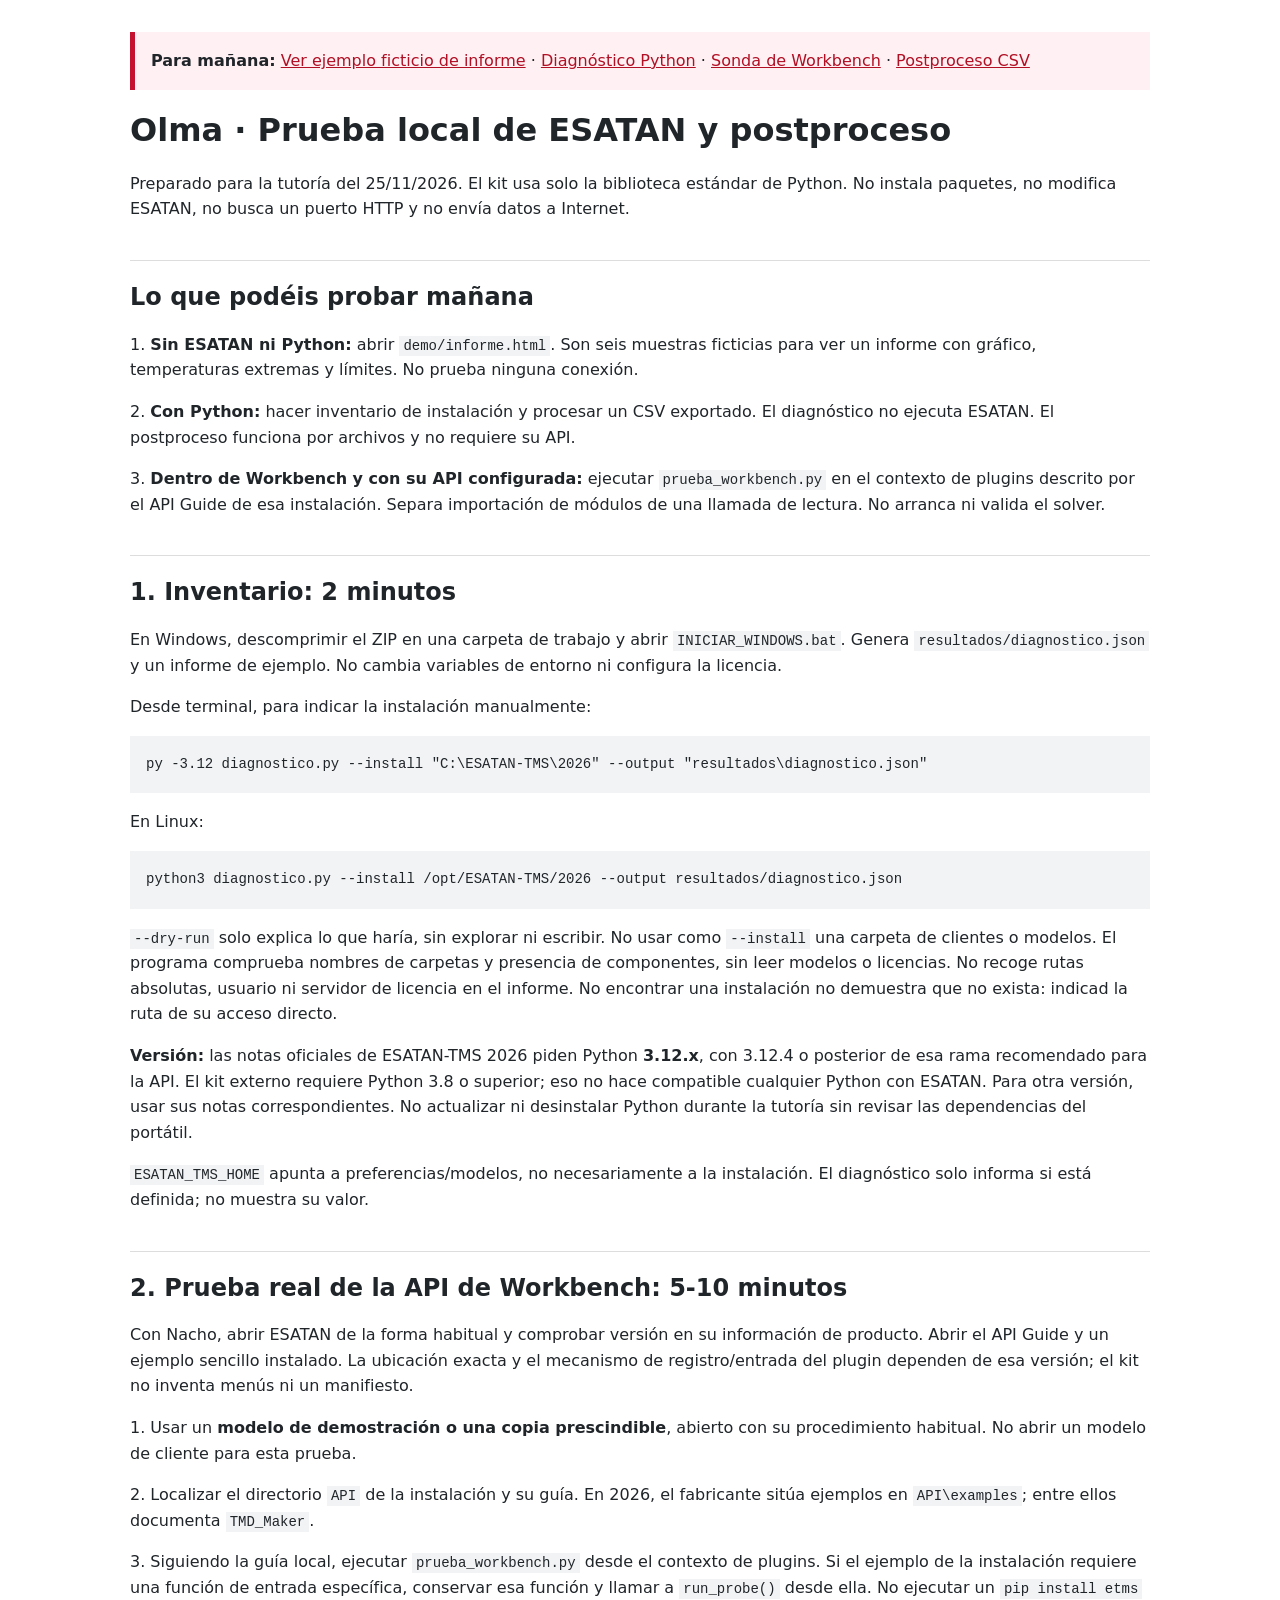
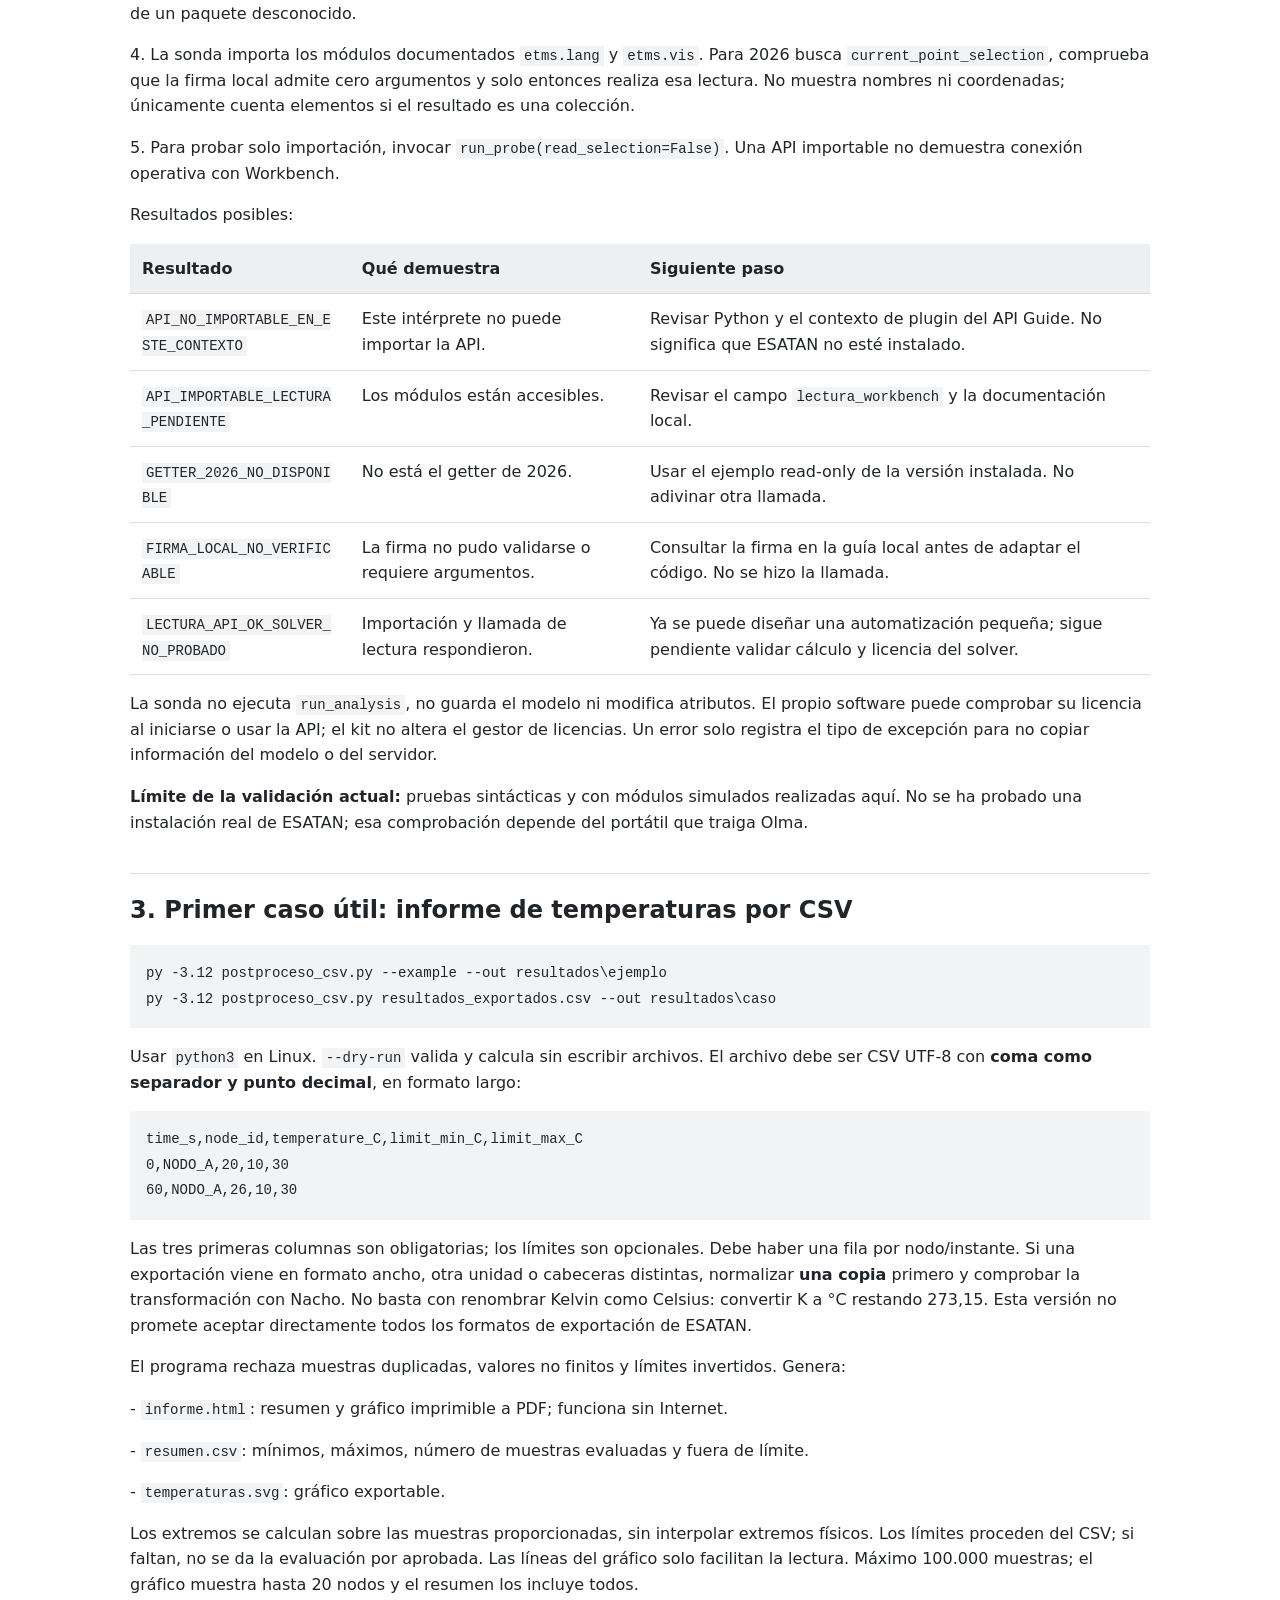
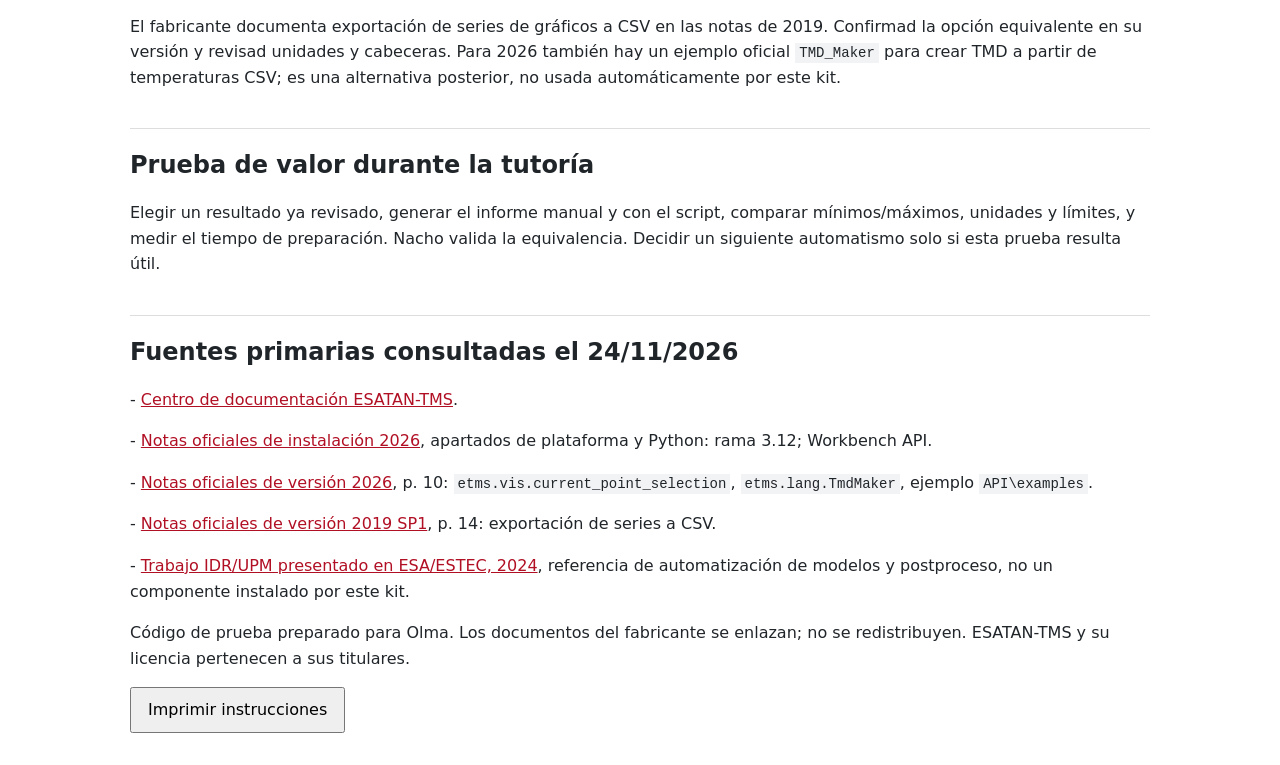
<file: tools/esatan-kit/README.html>
<!doctype html><html lang="es"><meta charset="utf-8"><meta name="viewport" content="width=device-width,initial-scale=1"><title>Olma · Kit ESATAN</title><style>body{font:16px/1.6 system-ui,sans-serif;max-width:1020px;margin:32px auto;padding:0 24px;color:#20252a}h1,h2{line-height:1.2}h1{font-size:32px}h2{margin-top:38px;border-top:1px solid #ddd;padding-top:22px}a{color:#b10f24}nav{border-left:5px solid #c41230;background:#fff1f3;padding:16px}code{background:#f2f3f4;padding:2px 4px;overflow-wrap:anywhere;font-size:14px}pre{background:#f2f3f4;padding:16px;overflow:auto}pre code{padding:0}td,th{padding:12px;border-bottom:1px solid #ddd;text-align:left;vertical-align:top}th{background:#edf0f3}table{border-collapse:collapse;width:100%;min-width:650px}.scroll{overflow:auto}button{font:inherit;padding:8px 16px}@media print{body{font-size:11px;margin:0}nav,button{display:none}code{font-size:10px}table{font-size:10px;min-width:0}pre{white-space:pre-wrap}}</style><nav><strong>Para mañana:</strong> <a href="demo/informe.html">Ver ejemplo ficticio de informe</a> · <a href="diagnostico.py" download>Diagnóstico Python</a> · <a href="prueba_workbench.py" download>Sonda de Workbench</a> · <a href="postproceso_csv.py" download>Postproceso CSV</a></nav><h1>Olma · Prueba local de ESATAN y postproceso</h1><p>Preparado para la tutoría del 25/11/2026. El kit usa solo la biblioteca estándar de Python. No instala paquetes, no modifica ESATAN, no busca un puerto HTTP y no envía datos a Internet.</p><h2>Lo que podéis probar mañana</h2><p>1. <strong>Sin ESATAN ni Python:</strong> abrir <code>demo/informe.html</code>. Son seis muestras ficticias para ver un informe con gráfico, temperaturas extremas y límites. No prueba ninguna conexión.</p><p>2. <strong>Con Python:</strong> hacer inventario de instalación y procesar un CSV exportado. El diagnóstico no ejecuta ESATAN. El postproceso funciona por archivos y no requiere su API.</p><p>3. <strong>Dentro de Workbench y con su API configurada:</strong> ejecutar <code>prueba_workbench.py</code> en el contexto de plugins descrito por el API Guide de esa instalación. Separa importación de módulos de una llamada de lectura. No arranca ni valida el solver.</p><h2>1. Inventario: 2 minutos</h2><p>En Windows, descomprimir el ZIP en una carpeta de trabajo y abrir <code>INICIAR_WINDOWS.bat</code>. Genera <code>resultados/diagnostico.json</code> y un informe de ejemplo. No cambia variables de entorno ni configura la licencia.</p><p>Desde terminal, para indicar la instalación manualmente:</p><pre><code>py -3.12 diagnostico.py --install &quot;C:\ESATAN-TMS\2026&quot; --output &quot;resultados\diagnostico.json&quot;</code></pre><p>En Linux:</p><pre><code>python3 diagnostico.py --install /opt/ESATAN-TMS/2026 --output resultados/diagnostico.json</code></pre><p><code>--dry-run</code> solo explica lo que haría, sin explorar ni escribir. No usar como <code>--install</code> una carpeta de clientes o modelos. El programa comprueba nombres de carpetas y presencia de componentes, sin leer modelos o licencias. No recoge rutas absolutas, usuario ni servidor de licencia en el informe. No encontrar una instalación no demuestra que no exista: indicad la ruta de su acceso directo.</p><p><strong>Versión:</strong> las notas oficiales de ESATAN-TMS 2026 piden Python <strong>3.12.x</strong>, con 3.12.4 o posterior de esa rama recomendado para la API. El kit externo requiere Python 3.8 o superior; eso no hace compatible cualquier Python con ESATAN. Para otra versión, usar sus notas correspondientes. No actualizar ni desinstalar Python durante la tutoría sin revisar las dependencias del portátil.</p><p><code>ESATAN_TMS_HOME</code> apunta a preferencias/modelos, no necesariamente a la instalación. El diagnóstico solo informa si está definida; no muestra su valor.</p><h2>2. Prueba real de la API de Workbench: 5-10 minutos</h2><p>Con Nacho, abrir ESATAN de la forma habitual y comprobar versión en su información de producto. Abrir el API Guide y un ejemplo sencillo instalado. La ubicación exacta y el mecanismo de registro/entrada del plugin dependen de esa versión; el kit no inventa menús ni un manifiesto.</p><p>1. Usar un <strong>modelo de demostración o una copia prescindible</strong>, abierto con su procedimiento habitual. No abrir un modelo de cliente para esta prueba.</p><p>2. Localizar el directorio <code>API</code> de la instalación y su guía. En 2026, el fabricante sitúa ejemplos en <code>API\examples</code>; entre ellos documenta <code>TMD_Maker</code>.</p><p>3. Siguiendo la guía local, ejecutar <code>prueba_workbench.py</code> desde el contexto de plugins. Si el ejemplo de la instalación requiere una función de entrada específica, conservar esa función y llamar a <code>run_probe()</code> desde ella. No ejecutar un <code>pip install etms</code> de un paquete desconocido.</p><p>4. La sonda importa los módulos documentados <code>etms.lang</code> y <code>etms.vis</code>. Para 2026 busca <code>current_point_selection</code>, comprueba que la firma local admite cero argumentos y solo entonces realiza esa lectura. No muestra nombres ni coordenadas; únicamente cuenta elementos si el resultado es una colección.</p><p>5. Para probar solo importación, invocar <code>run_probe(read_selection=False)</code>. Una API importable no demuestra conexión operativa con Workbench.</p><p>Resultados posibles:</p><div class="scroll"><table><tr><th>Resultado</th><th>Qué demuestra</th><th>Siguiente paso</th></tr><tr><td><code>API_NO_IMPORTABLE_EN_ESTE_CONTEXTO</code></td><td>Este intérprete no puede importar la API.</td><td>Revisar Python y el contexto de plugin del API Guide. No significa que ESATAN no esté instalado.</td></tr><tr><td><code>API_IMPORTABLE_LECTURA_PENDIENTE</code></td><td>Los módulos están accesibles.</td><td>Revisar el campo <code>lectura_workbench</code> y la documentación local.</td></tr><tr><td><code>GETTER_2026_NO_DISPONIBLE</code></td><td>No está el getter de 2026.</td><td>Usar el ejemplo read-only de la versión instalada. No adivinar otra llamada.</td></tr><tr><td><code>FIRMA_LOCAL_NO_VERIFICABLE</code></td><td>La firma no pudo validarse o requiere argumentos.</td><td>Consultar la firma en la guía local antes de adaptar el código. No se hizo la llamada.</td></tr><tr><td><code>LECTURA_API_OK_SOLVER_NO_PROBADO</code></td><td>Importación y llamada de lectura respondieron.</td><td>Ya se puede diseñar una automatización pequeña; sigue pendiente validar cálculo y licencia del solver.</td></tr></table></div><p>La sonda no ejecuta <code>run_analysis</code>, no guarda el modelo ni modifica atributos. El propio software puede comprobar su licencia al iniciarse o usar la API; el kit no altera el gestor de licencias. Un error solo registra el tipo de excepción para no copiar información del modelo o del servidor.</p><p><strong>Límite de la validación actual:</strong> pruebas sintácticas y con módulos simulados realizadas aquí. No se ha probado una instalación real de ESATAN; esa comprobación depende del portátil que traiga Olma.</p><h2>3. Primer caso útil: informe de temperaturas por CSV</h2><pre><code>py -3.12 postproceso_csv.py --example --out resultados\ejemplo
py -3.12 postproceso_csv.py resultados_exportados.csv --out resultados\caso</code></pre><p>Usar <code>python3</code> en Linux. <code>--dry-run</code> valida y calcula sin escribir archivos. El archivo debe ser CSV UTF-8 con <strong>coma como separador y punto decimal</strong>, en formato largo:</p><pre><code>time_s,node_id,temperature_C,limit_min_C,limit_max_C
0,NODO_A,20,10,30
60,NODO_A,26,10,30</code></pre><p>Las tres primeras columnas son obligatorias; los límites son opcionales. Debe haber una fila por nodo/instante. Si una exportación viene en formato ancho, otra unidad o cabeceras distintas, normalizar <strong>una copia</strong> primero y comprobar la transformación con Nacho. No basta con renombrar Kelvin como Celsius: convertir K a °C restando 273,15. Esta versión no promete aceptar directamente todos los formatos de exportación de ESATAN.</p><p>El programa rechaza muestras duplicadas, valores no finitos y límites invertidos. Genera:</p><p>- <code>informe.html</code>: resumen y gráfico imprimible a PDF; funciona sin Internet.</p><p>- <code>resumen.csv</code>: mínimos, máximos, número de muestras evaluadas y fuera de límite.</p><p>- <code>temperaturas.svg</code>: gráfico exportable.</p><p>Los extremos se calculan sobre las muestras proporcionadas, sin interpolar extremos físicos. Los límites proceden del CSV; si faltan, no se da la evaluación por aprobada. Las líneas del gráfico solo facilitan la lectura. Máximo 100.000 muestras; el gráfico muestra hasta 20 nodos y el resumen los incluye todos.</p><p>El fabricante documenta exportación de series de gráficos a CSV en las notas de 2019. Confirmad la opción equivalente en su versión y revisad unidades y cabeceras. Para 2026 también hay un ejemplo oficial <code>TMD_Maker</code> para crear TMD a partir de temperaturas CSV; es una alternativa posterior, no usada automáticamente por este kit.</p><h2>Prueba de valor durante la tutoría</h2><p>Elegir un resultado ya revisado, generar el informe manual y con el script, comparar mínimos/máximos, unidades y límites, y medir el tiempo de preparación. Nacho valida la equivalencia. Decidir un siguiente automatismo solo si esta prueba resulta útil.</p><h2>Fuentes primarias consultadas el 24/11/2026</h2><p>- <a href="https://www.esatan-tms.com/find/brochure.php" target="_blank" rel="noopener noreferrer">Centro de documentación ESATAN-TMS</a>.</p><p>- <a href="https://www.esatan-tms.com/find/downloadinstallfile.php?ID=c51ce410c124a10e0db5e4b97fc2af39" target="_blank" rel="noopener noreferrer">Notas oficiales de instalación 2026</a>, apartados de plataforma y Python: rama 3.12; Workbench API.</p><p>- <a href="https://www.esatan-tms.com/find/downloadinstallfile.php?ID=c20ad4d76fe97759aa27a0c99bff6710" target="_blank" rel="noopener noreferrer">Notas oficiales de versión 2026</a>, p. 10: <code>etms.vis.current_point_selection</code>, <code>etms.lang.TmdMaker</code>, ejemplo <code>API\examples</code>.</p><p>- <a href="https://www.esatan-tms.com/images/release/1379151851_ESATAN-TMS2019_ReleaseNotes_April2019.pdf" target="_blank" rel="noopener noreferrer">Notas oficiales de versión 2019 SP1</a>, p. 14: exportación de series a CSV.</p><p>- <a href="https://indico.esa.int/event/520/contributions/9881/" target="_blank" rel="noopener noreferrer">Trabajo IDR/UPM presentado en ESA/ESTEC, 2024</a>, referencia de automatización de modelos y postproceso, no un componente instalado por este kit.</p><p>Código de prueba preparado para Olma. Los documentos del fabricante se enlazan; no se redistribuyen. ESATAN-TMS y su licencia pertenecen a sus titulares.</p><p><button onclick="window.print()">Imprimir instrucciones</button></p></html>
</file>
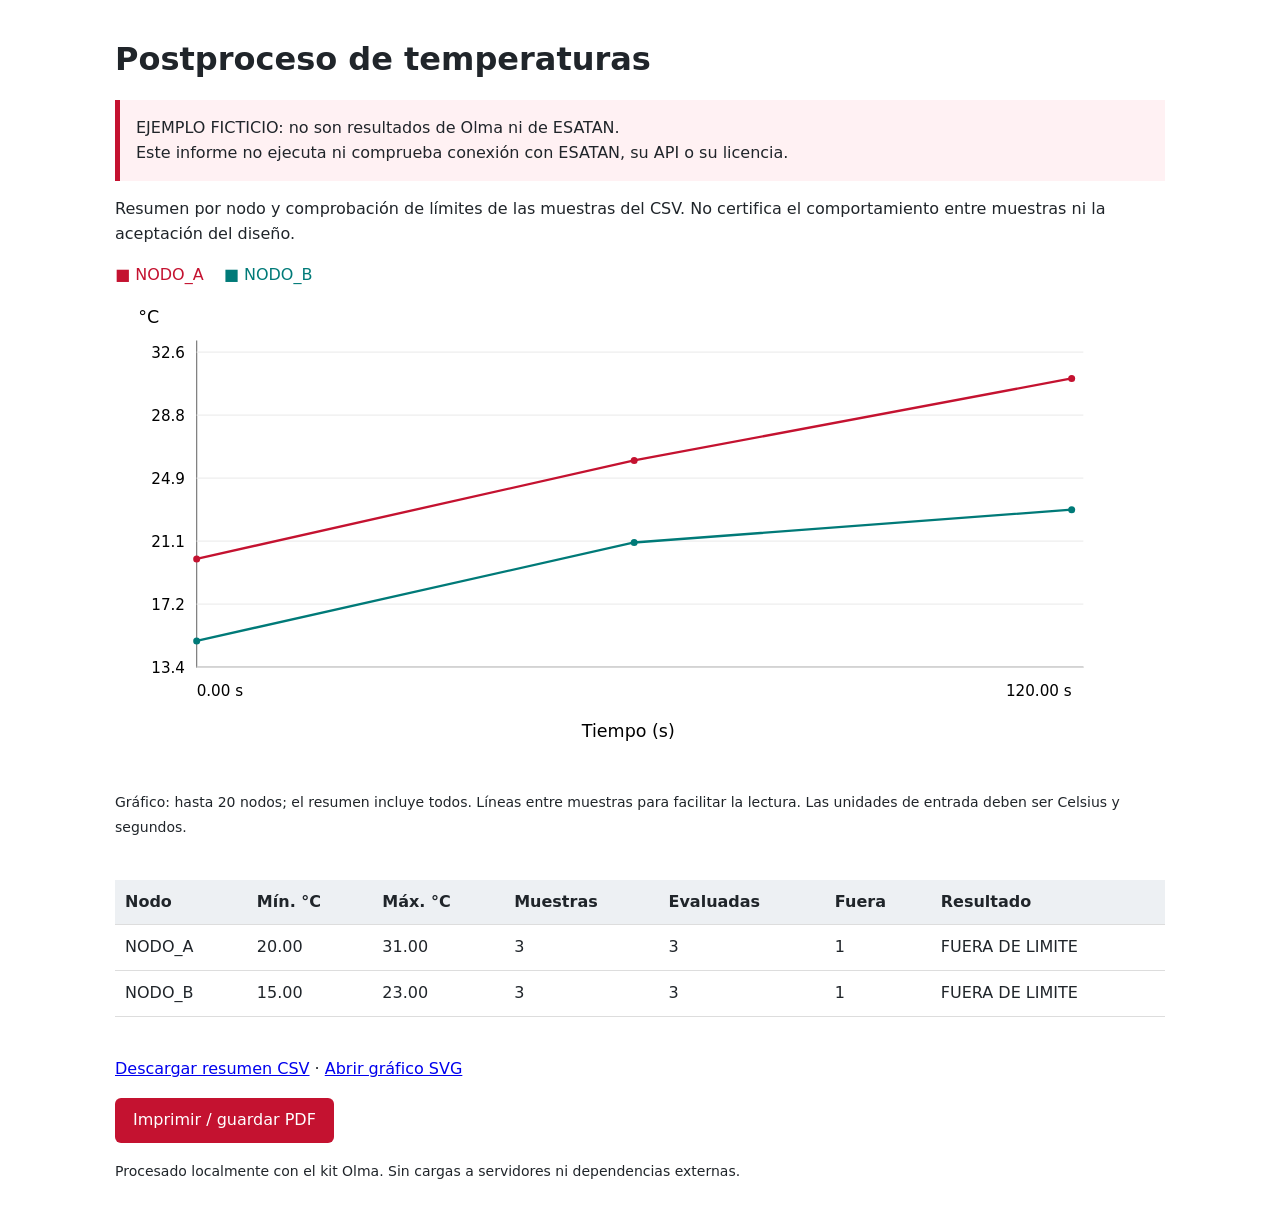
<file: tools/esatan-kit/demo/informe.html>
<!doctype html><html lang="es"><meta charset="utf-8"><meta name="viewport" content="width=device-width,initial-scale=1"><title>Olma · Prueba de postproceso</title><style>body{font:16px/1.55 system-ui,sans-serif;color:#20252a;max-width:1050px;margin:40px auto;padding:0 24px}h1{line-height:1.2}aside{padding:16px;border-left:5px solid #c41230;background:#fff1f3}svg{width:100%;height:auto}table{border-collapse:collapse;width:100%;margin:24px 0}td,th{padding:10px;text-align:left;border-bottom:1px solid #ddd}th{background:#edf0f3}small{font-size:14px}button{font:inherit;padding:10px 18px;background:#c41230;color:white;border:0;border-radius:6px}.scroll{overflow:auto}.legend span{margin-right:15px}@media print{button{display:none}body{margin:0;font-size:12px}table{font-size:10px}}</style><h1>Postproceso de temperaturas</h1><aside>EJEMPLO FICTICIO: no son resultados de Olma ni de ESATAN.<br>Este informe no ejecuta ni comprueba conexión con ESATAN, su API o su licencia.</aside><p>Resumen por nodo y comprobación de límites de las muestras del CSV. No certifica el comportamiento entre muestras ni la aceptación del diseño.</p><div class="legend"><span style="color:#c41230">■ NODO_A</span> <span style="color:#007a78">■ NODO_B</span></div><svg xmlns="http://www.w3.org/2000/svg" viewBox="0 0 900 410" role="img" aria-label="Temperaturas de las muestras por nodo"><rect width="900" height="410" fill="white"/><path d="M70 45V325H830" fill="none" stroke="#777"/><path d="M70 325.00H830" stroke="#eee"/><text x="60" y="330.00" text-anchor="end" font-size="13">13.4</text><path d="M70 271.00H830" stroke="#eee"/><text x="60" y="276.00" text-anchor="end" font-size="13">17.2</text><path d="M70 217.00H830" stroke="#eee"/><text x="60" y="222.00" text-anchor="end" font-size="13">21.1</text><path d="M70 163.00H830" stroke="#eee"/><text x="60" y="168.00" text-anchor="end" font-size="13">24.9</text><path d="M70 109.00H830" stroke="#eee"/><text x="60" y="114.00" text-anchor="end" font-size="13">28.8</text><path d="M70 55.00H830" stroke="#eee"/><text x="60" y="60.00" text-anchor="end" font-size="13">32.6</text><polyline points="70.00,232.19 445.00,147.81 820.00,77.50" fill="none" stroke="#c41230" stroke-width="2"/><circle cx="70.00" cy="232.19" r="3" fill="#c41230"><title>NODO_A / 0.00 s / 20.00 C</title></circle><circle cx="445.00" cy="147.81" r="3" fill="#c41230"><title>NODO_A / 60.00 s / 26.00 C</title></circle><circle cx="820.00" cy="77.50" r="3" fill="#c41230"><title>NODO_A / 120.00 s / 31.00 C</title></circle><polyline points="70.00,302.50 445.00,218.12 820.00,190.00" fill="none" stroke="#007a78" stroke-width="2"/><circle cx="70.00" cy="302.50" r="3" fill="#007a78"><title>NODO_B / 0.00 s / 15.00 C</title></circle><circle cx="445.00" cy="218.12" r="3" fill="#007a78"><title>NODO_B / 60.00 s / 21.00 C</title></circle><circle cx="820.00" cy="190.00" r="3" fill="#007a78"><title>NODO_B / 120.00 s / 23.00 C</title></circle><text x="20" y="30" font-size="15">°C</text><text x="70" y="350" font-size="13">0.00 s</text><text x="820" y="350" text-anchor="end" font-size="13">120.00 s</text><text x="440" y="385" text-anchor="middle" font-size="15">Tiempo (s)</text></svg><p><small>Gráfico: hasta 20 nodos; el resumen incluye todos. Líneas entre muestras para facilitar la lectura. Las unidades de entrada deben ser Celsius y segundos.</small></p><div class="scroll"><table><thead><tr><th>Nodo</th><th>Mín. °C</th><th>Máx. °C</th><th>Muestras</th><th>Evaluadas</th><th>Fuera</th><th>Resultado</th></tr></thead><tbody><tr><td>NODO_A</td><td>20.00</td><td>31.00</td><td>3</td><td>3</td><td>1</td><td>FUERA DE LIMITE</td></tr><tr><td>NODO_B</td><td>15.00</td><td>23.00</td><td>3</td><td>3</td><td>1</td><td>FUERA DE LIMITE</td></tr></tbody></table></div><p><a href="resumen.csv">Descargar resumen CSV</a> · <a href="temperaturas.svg">Abrir gráfico SVG</a></p><button onclick="window.print()">Imprimir / guardar PDF</button><p><small>Procesado localmente con el kit Olma. Sin cargas a servidores ni dependencias externas.</small></p></html>
</file>
